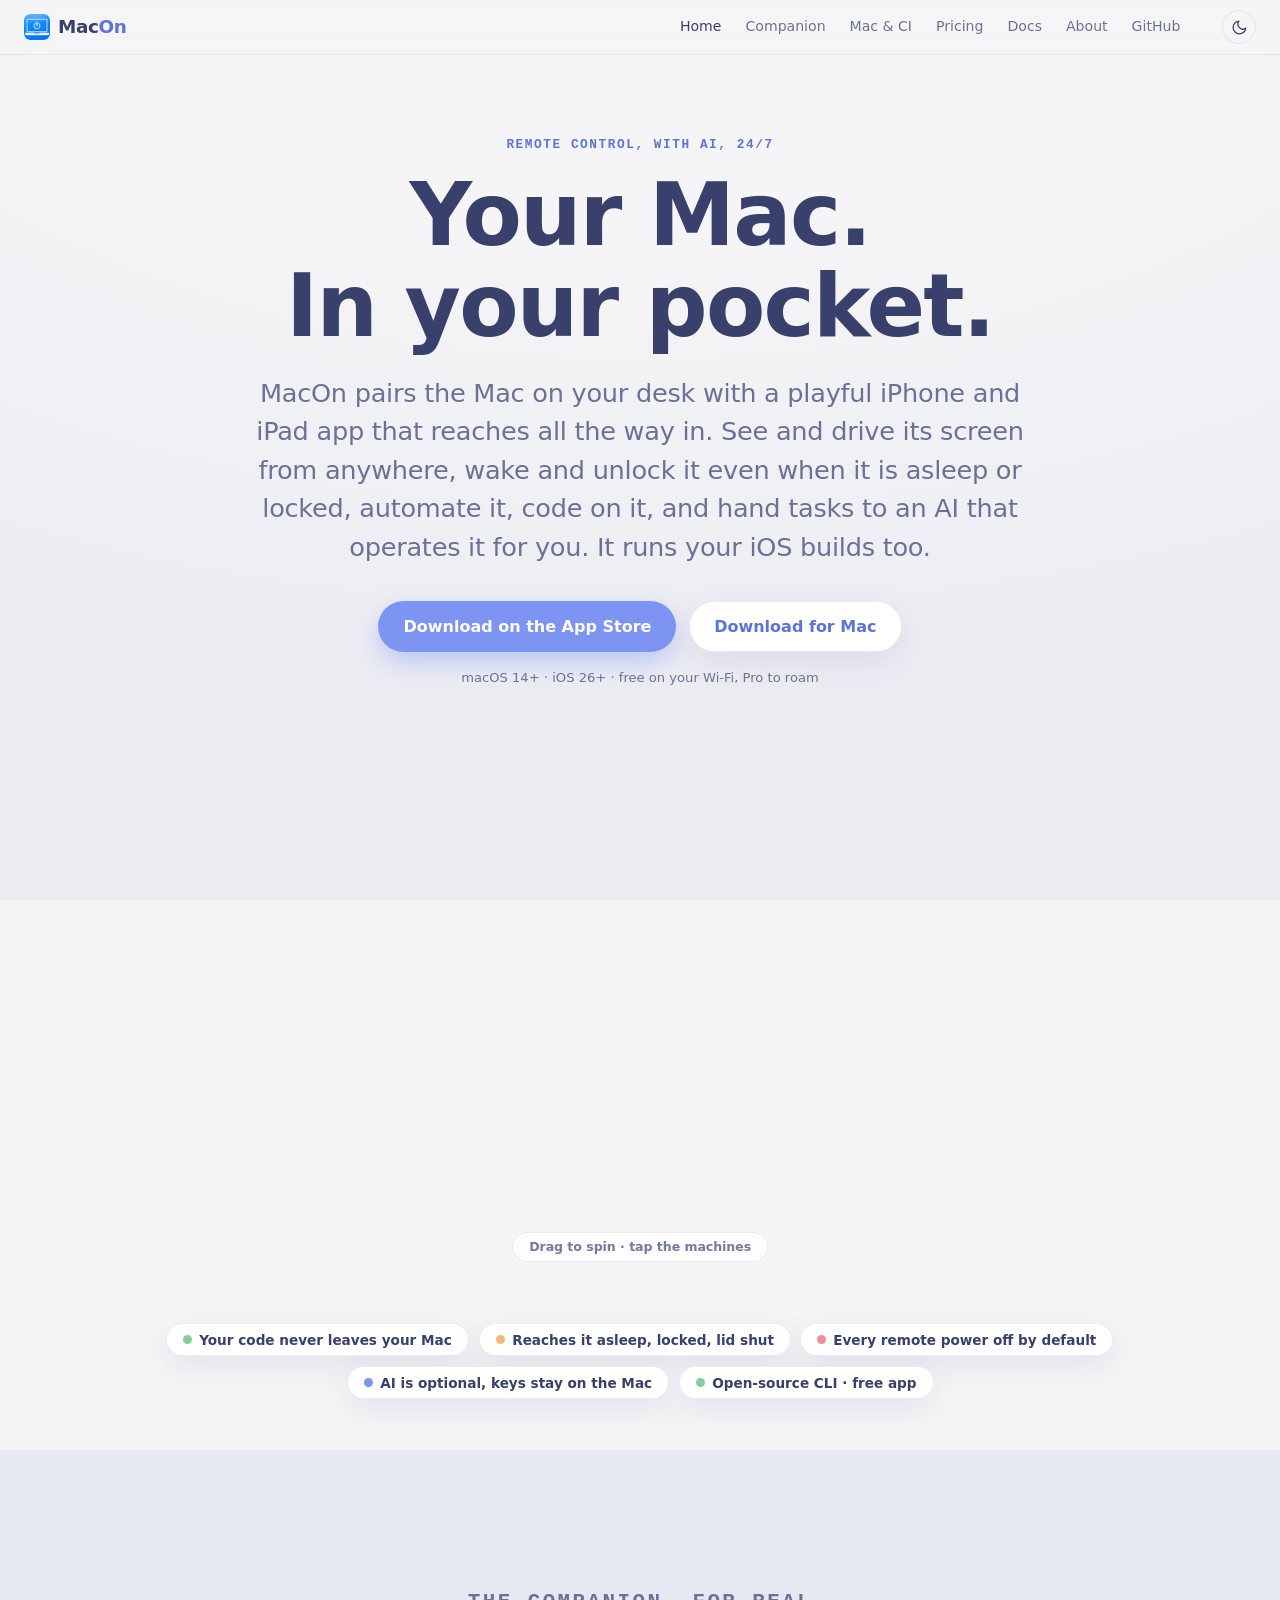
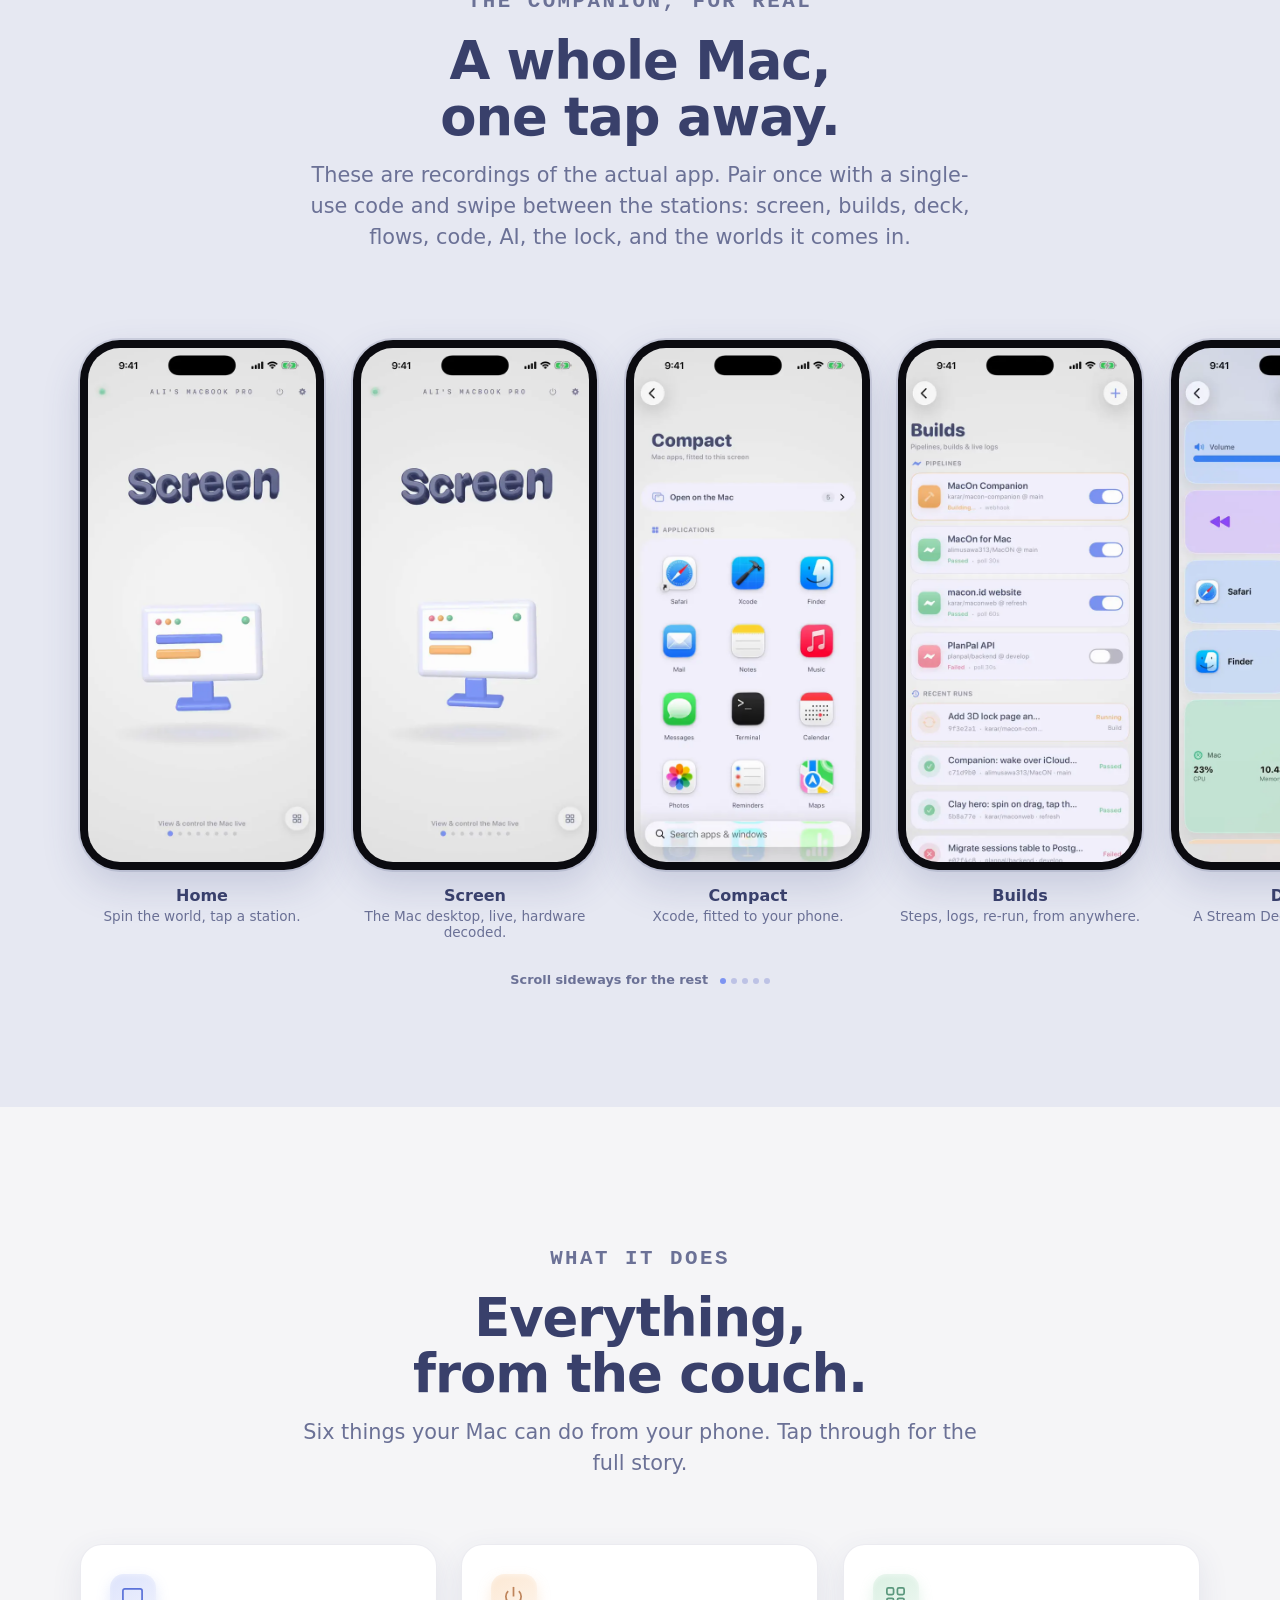
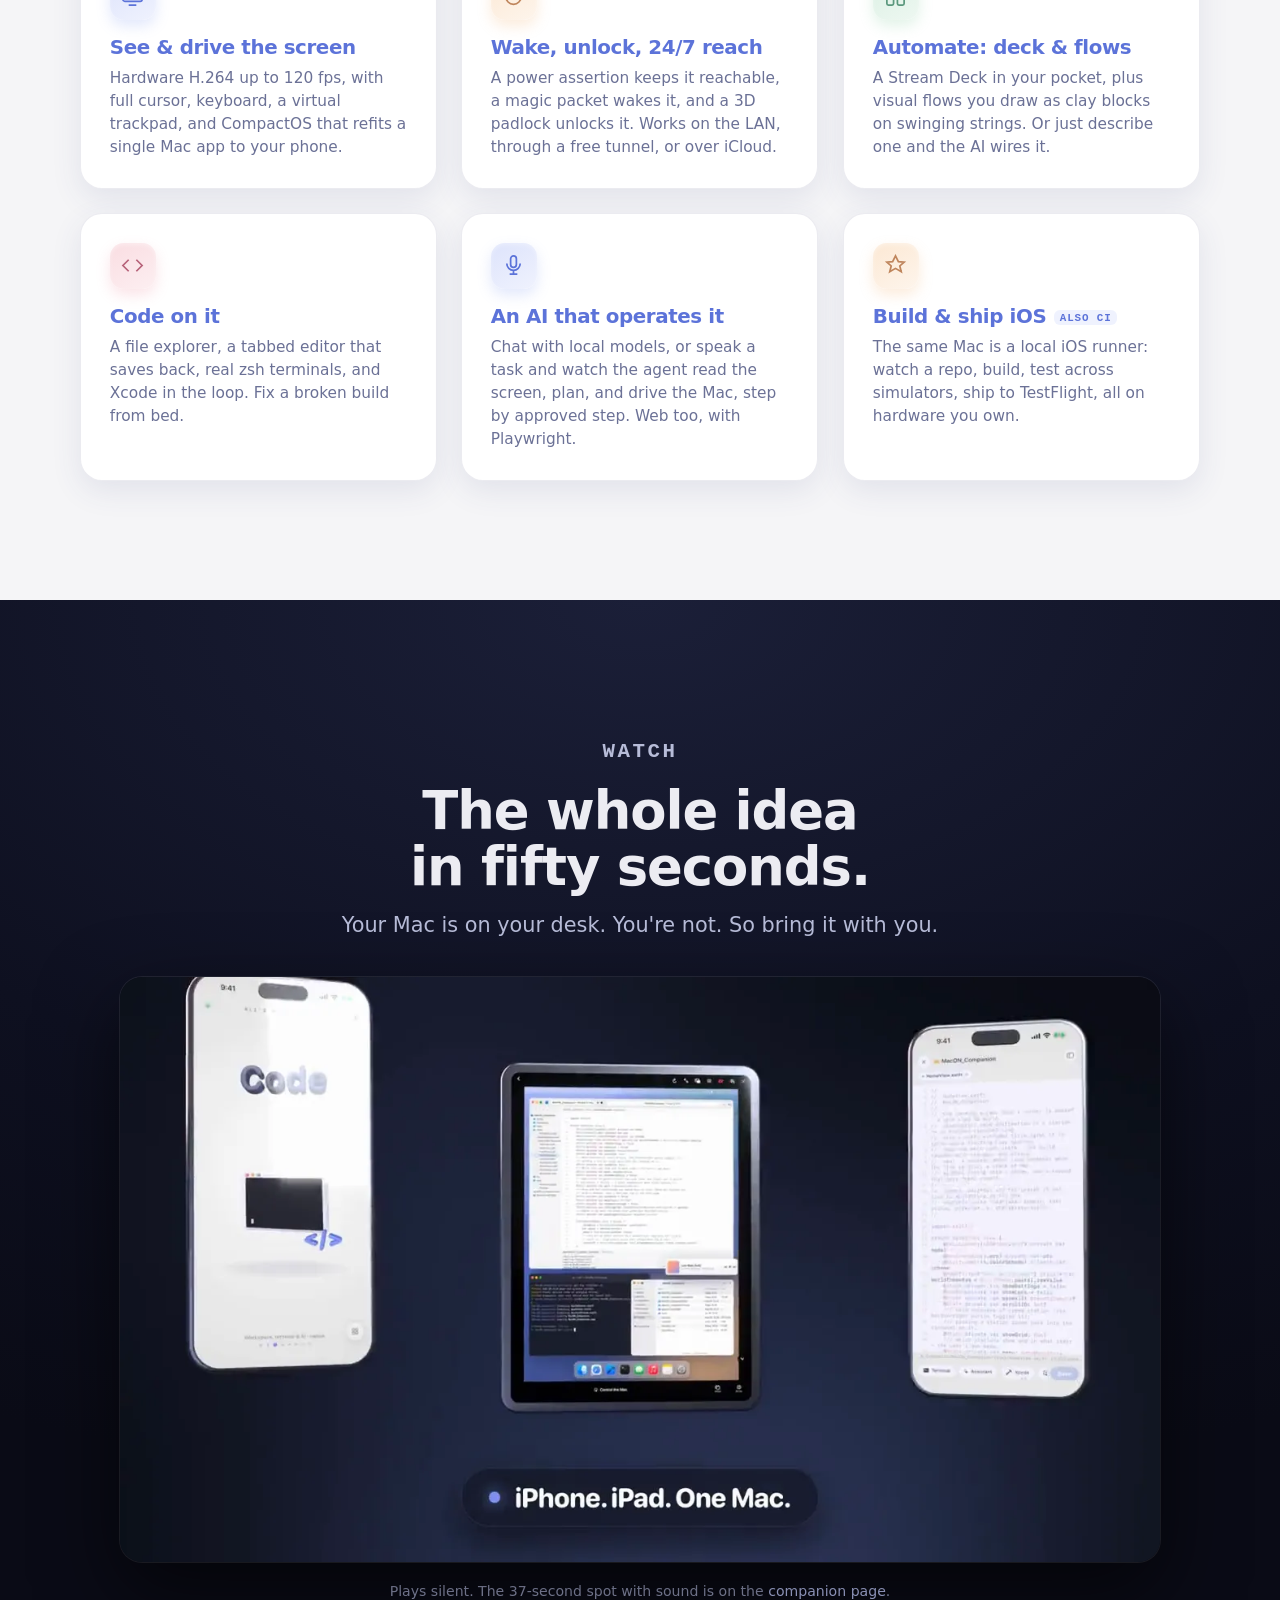
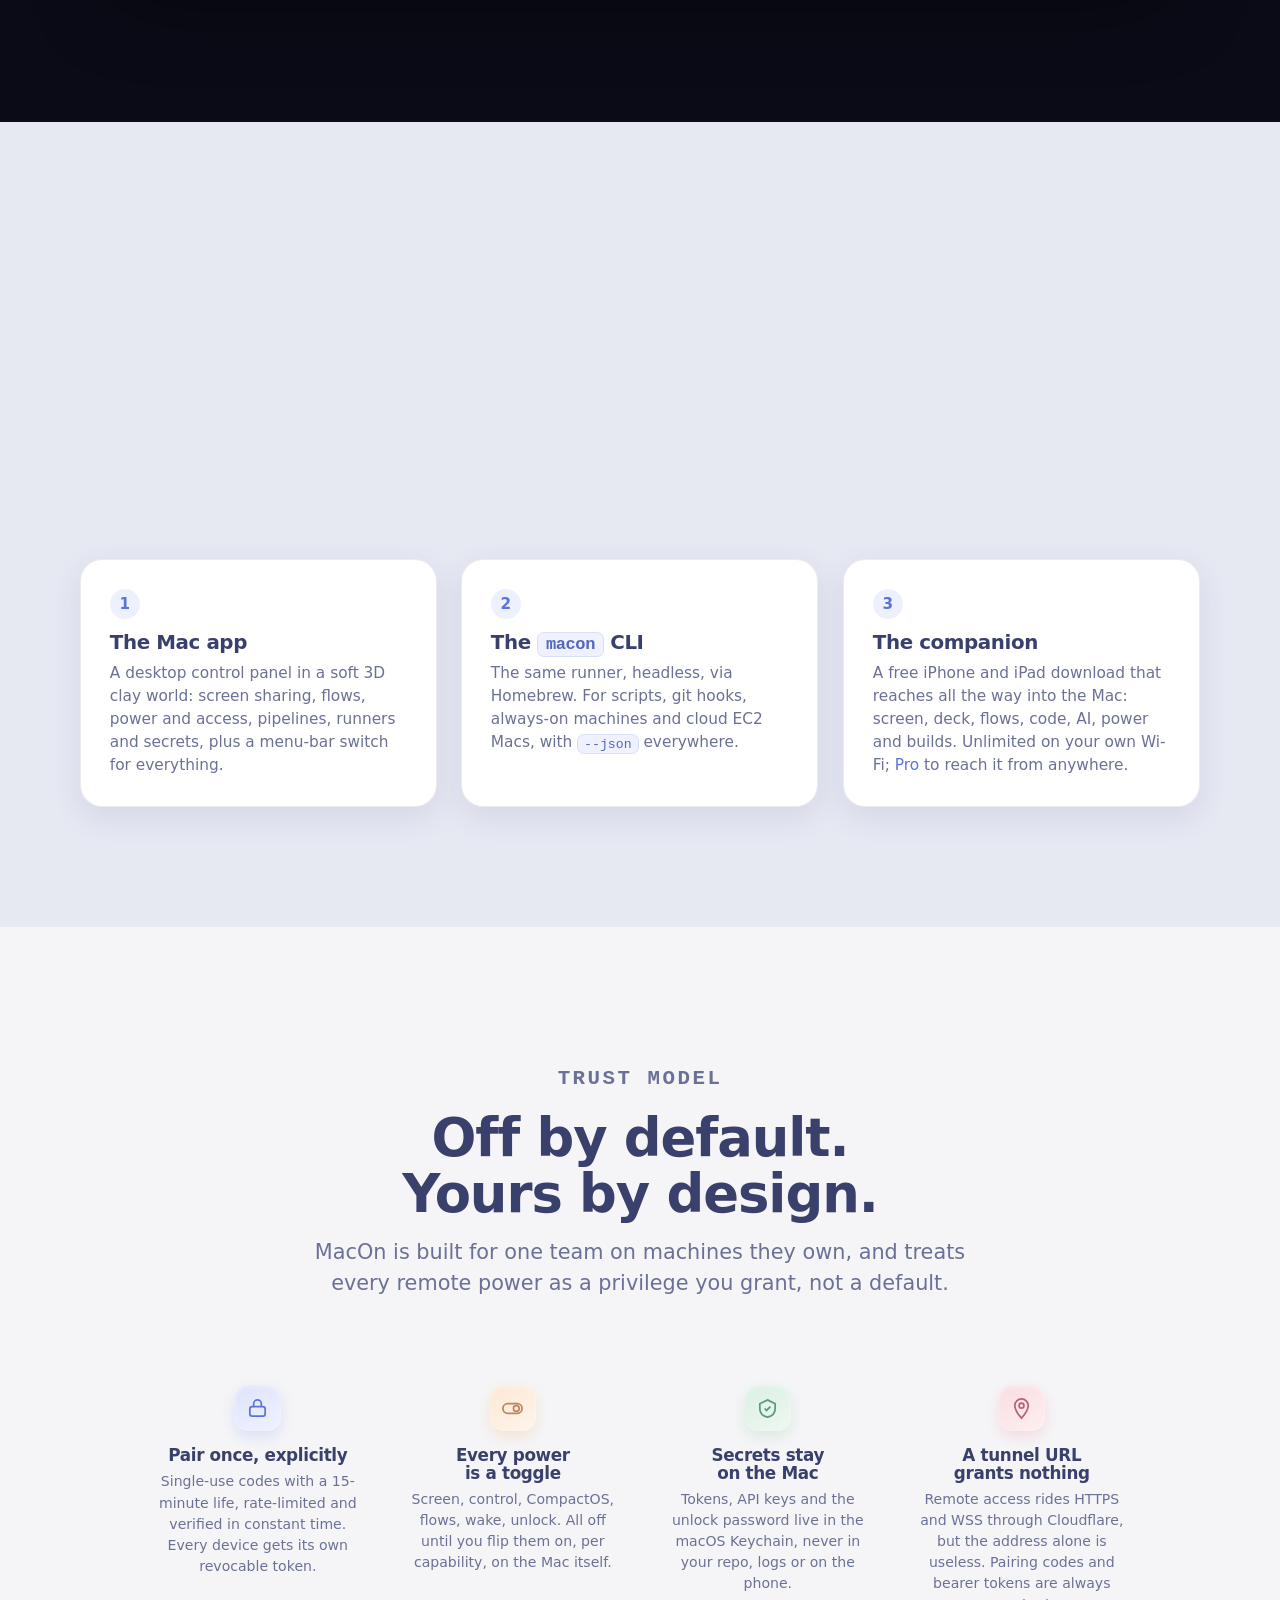
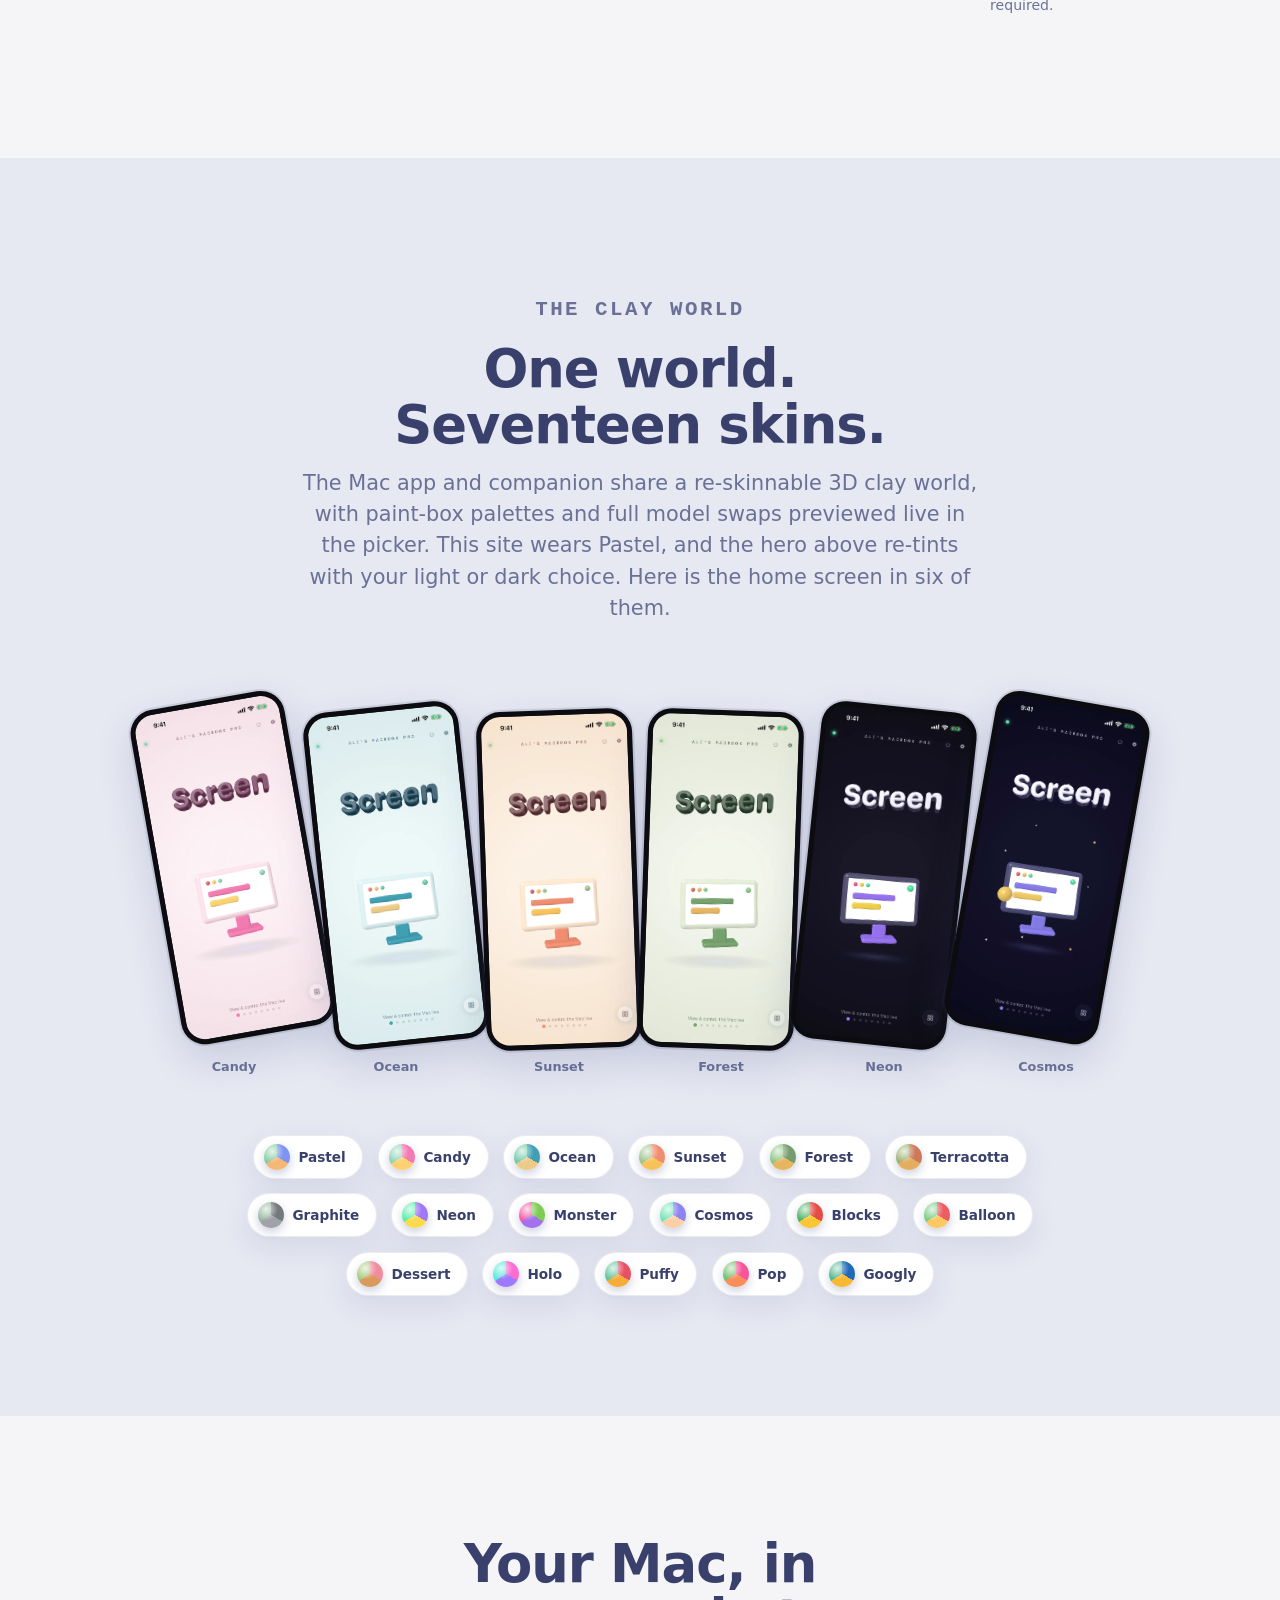
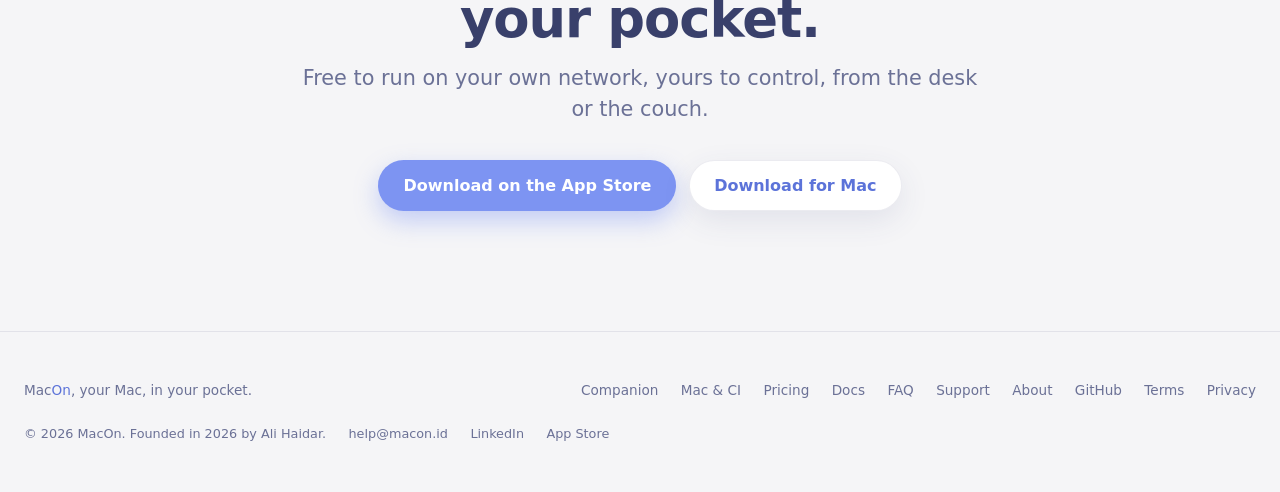
<file: index.html>
<!DOCTYPE html>
<html lang="en" data-theme="light">
<head>
<meta charset="UTF-8">
<meta name="viewport" content="width=device-width, initial-scale=1.0">
<title>MacOn · Your Mac, in your pocket.</title>
<meta name="description" content="MacOn puts your Mac in your pocket. See and drive its screen from your iPhone or iPad, wake and unlock it even when it is asleep or locked, automate it with a deck and visual flows, code on it, and let an AI operate it for you. It runs your iOS builds too. Free on your own network, with a Pro upgrade for reaching it from anywhere.">
<meta name="theme-color" content="#f5f5f7">
<link rel="canonical" href="https://macon.id/">
<meta property="og:type" content="website">
<meta property="og:url" content="https://macon.id/">
<meta property="og:title" content="MacOn · Your Mac, in your pocket.">
<meta property="og:description" content="See, control, wake, unlock, automate and code your Mac from an iPhone or iPad, with an AI that can drive it for you. It runs your iOS builds too. Open-source CLI, free Mac app, free companion download.">
<meta property="og:image" content="https://macon.id/assets/og-macon.jpg">
<meta property="og:image:width" content="1200">
<meta property="og:image:height" content="630">
<meta name="twitter:card" content="summary_large_image">
<meta name="twitter:title" content="MacOn · Your Mac, in your pocket.">
<meta name="twitter:description" content="Control your Mac from your phone, anywhere, 24/7. See it, drive it, wake it, unlock it, automate it, or let an AI operate it. Open-source CLI, free Mac app, free companion download.">
<meta name="twitter:image" content="https://macon.id/assets/og-macon.jpg">
<link rel="icon" href="/favicon.ico" sizes="any">
<link rel="icon" type="image/png" href="/favicon-192.png" sizes="192x192">
<link rel="apple-touch-icon" href="/apple-touch-icon.png">
<!-- Set theme before paint to avoid a flash. -->
<script>
  (function () {
    document.documentElement.classList.add('js');
    var theme = 'light';
    try {
      var saved = localStorage.getItem('macon-theme');
      theme = saved || (matchMedia('(prefers-color-scheme: dark)').matches ? 'dark' : 'light');
      document.documentElement.setAttribute('data-theme', theme);
    } catch (e) {}
    var tc = document.querySelector('meta[name="theme-color"]');
    if (tc) tc.setAttribute('content', theme === 'dark' ? '#1c1c24' : '#f5f5f7');
  })();
</script>
<link rel="stylesheet" href="css/tokens.css">
<link rel="stylesheet" href="css/base.css">
<link rel="stylesheet" href="css/nav.css">
<link rel="stylesheet" href="css/footer.css">
<link rel="stylesheet" href="css/code.css">
<link rel="stylesheet" href="css/cards.css">
<link rel="stylesheet" href="css/shots.css">
<link rel="stylesheet" href="css/media.css">
<link rel="stylesheet" href="css/home.css">
<!-- If the 3D hero module never boots (opened from file://, or no WebGL), show the icon fallback so the stage is never blank. -->
<script>
  addEventListener('load', function () {
    setTimeout(function () {
      var s = document.getElementById('hero-stage');
      if (s && !s.classList.contains('ready')) s.classList.add('no3d');
    }, 2500);
  });
</script>
<script defer src="js/theme.js"></script>
<script defer src="js/nav.js"></script>
<script defer src="js/reveal.js"></script>
<script defer src="js/home.js"></script>
<script defer src="js/media.js"></script>
<!-- Three.js, vendored, no build step, no CDN. -->
<script type="importmap">{ "imports": { "three": "./js/vendor/three.module.min.js" } }</script>
<script type="module" src="js/world/hero.js"></script>
<script type="application/ld+json">{"@context":"https://schema.org","@graph":[{"@type":"WebSite","@id":"https://macon.id/#website","url":"https://macon.id/","name":"MacOn","alternateName":["macon.id","MacOn app","macon"],"inLanguage":"en","description":"MacOn puts your Mac in your pocket: see and drive it from an iPhone or iPad, wake and unlock it, automate it, code on it, let an AI operate it, and run your iOS builds on it.","publisher":{"@id":"https://macon.id/#org"}},{"@type":"Organization","@id":"https://macon.id/#org","name":"MacOn","foundingDate":"2026-05","alternateName":["macon.id","MacOn app","Macon+"],"url":"https://macon.id/","logo":{"@type":"ImageObject","@id":"https://macon.id/#logo","url":"https://macon.id/macon-icon.png","contentUrl":"https://macon.id/macon-icon.png","width":256,"height":256,"caption":"MacOn"},"image":{"@id":"https://macon.id/#logo"},"description":"MacOn makes software that puts your Mac in your pocket: remote control, wake and unlock, automation and a local iOS build runner, driven from an iPhone or iPad.","email":"help@macon.id","founder":{"@id":"https://macon.id/#author"},"sameAs":["https://github.com/alimusawa313/MaconKit","https://www.linkedin.com/company/143584964/","https://www.instagram.com/macon.app","https://www.tiktok.com/@macon.id","https://x.com/macon_id","https://apps.apple.com/app/id6794170681"]},{"@type":"Person","@id":"https://macon.id/#author","name":"Ali Haidar","url":"https://macon.id/about","sameAs":["https://github.com/alimusawa313","https://www.linkedin.com/in/ali-haidar-8484b8208"]},{"@type":"SoftwareApplication","@id":"https://macon.id/#app","name":"MacOn","url":"https://macon.id/","image":"https://macon.id/assets/og-macon.jpg","description":"MacOn is the Mac half of the product: a free Mac app that hosts the server the companion connects to, plus the MIT-licensed open-source macon command line tool. It also runs as a local iOS CI runner.","applicationCategory":"DeveloperApplication","operatingSystem":"macOS 14 or later","softwareVersion":"1.12.2","downloadUrl":"https://macon.id/downloads/MacOn.dmg","offers":{"@type":"Offer","price":"0","priceCurrency":"USD"},"author":{"@id":"https://macon.id/#author"},"sameAs":["https://github.com/alimusawa313/MaconKit"],"publisher":{"@id":"https://macon.id/#org"},"alternateName":["MacOn for Mac","macon CLI"]},{"@type":"MobileApplication","@id":"https://macon.id/#app-ios","name":"Macon+","alternateName":["MacOn companion","MacOn for iPhone and iPad"],"url":"https://macon.id/companion","image":"https://macon.id/assets/og-macon.jpg","screenshot":["https://macon.id/assets/shots/iphone/home.webp","https://macon.id/assets/shots/iphone/screen.webp","https://macon.id/assets/shots/iphone/build-detail.webp","https://macon.id/assets/shots/ipad/screen.webp"],"description":"Macon+ is the iPhone and iPad companion for MacOn. It streams and controls the Mac's screen, wakes and unlocks it, runs a Deck and Flows, gives you a code workspace with real terminals, talks to an AI that can drive the Mac, and monitors builds. Free on your own network, with an optional MacOn Pro upgrade.","applicationCategory":"DeveloperApplication","operatingSystem":"iOS 26 or later; iPadOS 26 or later","installUrl":"https://apps.apple.com/app/id6794170681","softwareRequirements":"Requires the free MacOn app running on a Mac with macOS 14 or later.","offers":{"@type":"Offer","price":"0","priceCurrency":"USD"},"author":{"@id":"https://macon.id/#author"},"publisher":{"@id":"https://macon.id/#org"},"sameAs":["https://apps.apple.com/app/id6794170681"]}]}</script>
</head>
<body>

<nav>
  <div class="nav-inner">
    <button class="icon-btn" id="menu-btn" aria-label="Menu" aria-expanded="false">
      <svg class="bars" viewBox="0 0 24 24" fill="none" stroke="currentColor" stroke-width="1.8" stroke-linecap="round"><path d="M3 6h18M3 12h18M3 18h18"/></svg>
      <svg class="x" viewBox="0 0 24 24" fill="none" stroke="currentColor" stroke-width="1.8" stroke-linecap="round"><path d="M6 6l12 12M18 6L6 18"/></svg>
    </button>
    <a href="#top" class="brand"><img src="macon-icon.png" alt="" class="brand-logo"><span class="wordmark">Mac<span class="on">On</span></span></a>
    <div class="nav-links">
      <a href="#top" class="active">Home</a>
      <a href="/companion">Companion</a>
      <a href="/mac">Mac &amp; CI</a>
      <a href="/pricing">Pricing</a>
      <a href="/docs">Docs</a>
      <a href="/about">About</a>
      <a href="https://github.com/alimusawa313/MaconKit">GitHub</a>
    </div>
    <div class="nav-tools">
      <button class="icon-btn" id="theme-toggle" aria-label="Toggle dark mode">
        <svg class="moon" viewBox="0 0 24 24" fill="none" stroke="currentColor" stroke-width="1.8" stroke-linecap="round" stroke-linejoin="round"><path d="M21 12.79A9 9 0 1 1 11.21 3 7 7 0 0 0 21 12.79z"/></svg>
        <svg class="sun" viewBox="0 0 24 24" fill="none" stroke="currentColor" stroke-width="1.8" stroke-linecap="round" stroke-linejoin="round"><circle cx="12" cy="12" r="4.5"/><path d="M12 1v2M12 21v2M4.2 4.2l1.4 1.4M18.4 18.4l1.4 1.4M1 12h2M21 12h2M4.2 19.8l1.4-1.4M18.4 5.6l1.4-1.4"/></svg>
      </button>
    </div>
  </div>
</nav>

<!-- ================= HERO ================= -->
<section class="hero center" id="top">
  <div class="wrap">
    <p class="eyebrow hero-anim" style="animation-delay:0s">Remote control, with AI, 24/7</p>
    <h1 class="hero-anim" style="animation-delay:.08s">Your Mac.<br>In your pocket.</h1>
    <p class="lede hero-anim" style="animation-delay:.16s">MacOn pairs the Mac on your desk with a playful iPhone and iPad app that reaches all the way in. See and drive its screen from anywhere, wake and unlock it even when it is asleep or locked, automate it, code on it, and hand tasks to an AI that operates it for you. It runs your iOS builds too.</p>
    <div class="hero-ctas hero-anim" style="animation-delay:.24s">
      <a href="https://apps.apple.com/app/id6794170681" class="btn btn-primary">Download on the App Store</a>
      <a href="/downloads/MacOn.dmg" class="btn btn-ghost">Download for Mac</a>
    </div>
    <p class="hero-note hero-anim" style="animation-delay:.32s">macOS 14+ · iOS 26+ · free on your Wi-Fi, Pro to roam</p>
  </div>

  <!-- The live clay world: the Mac on your desk, the phone that reaches it. Three.js. -->
  <div class="stage hero-anim" id="hero-stage" style="animation-delay:.4s" role="img"
       aria-label="An interactive 3D clay scene: a Mac connected by a string to the phone companion that controls it.">
    <canvas></canvas>
    <p class="stage-hint">Drag to spin · tap the machines</p>
    <div class="stage-fallback"><img src="macon-icon.png" alt="MacOn app icon"></div>
  </div>
</section>

<!-- ================= TRUTHS ================= -->
<section class="truths center">
  <div class="wrap">
    <div class="chips" data-reveal="children">
      <span class="chip"><i class="dot d-good"></i>Your code never leaves your Mac</span>
      <span class="chip"><i class="dot d-warm"></i>Reaches it asleep, locked, lid shut</span>
      <span class="chip"><i class="dot d-rose"></i>Every remote power off by default</span>
      <span class="chip"><i class="dot"></i>AI is optional, keys stay on the Mac</span>
      <span class="chip"><i class="dot d-good"></i>Open-source CLI &middot; free app</span>
    </div>
  </div>
</section>

<!-- ================= REEL (real recordings of the companion) ================= -->
<section id="showcase" class="alt">
  <div class="wrap">
    <div class="section-head center" data-reveal>
      <p class="eyebrow">The companion, for real</p>
      <h2>A whole Mac, one tap away.</h2>
      <p>These are recordings of the actual app. Pair once with a single-use code and swipe between the stations: screen, builds, deck, flows, code, AI, the lock, and the worlds it comes in.</p>
    </div>
  </div>
  <div class="reel" data-reveal="children" aria-label="Recordings of each companion station">
    <figure class="device device-phone">
      <div class="device-screen">
        <video muted loop playsinline preload="none" poster="assets/video/stations/home-poster.webp" data-src="assets/video/stations/home.mp4" aria-label="The companion home: a 3D clay carousel of stations, swiping from Screen to Builds"></video>
      </div>
      <figcaption><strong>Home</strong><span>Spin the world, tap a station.</span></figcaption>
    </figure>
    <figure class="device device-phone">
      <div class="device-screen">
        <video muted loop playsinline preload="none" poster="assets/video/stations/screen-poster.webp" data-src="assets/video/stations/screen.mp4" aria-label="The Screen station streaming a Mac desktop with Xcode, Terminal and Finder open"></video>
      </div>
      <figcaption><strong>Screen</strong><span>The Mac desktop, live, hardware decoded.</span></figcaption>
    </figure>
    <figure class="device device-phone">
      <div class="device-screen">
        <video muted loop playsinline preload="none" poster="assets/video/stations/compact-poster.webp" data-src="assets/video/stations/compact.mp4" aria-label="CompactOS: picking Xcode from the Mac app list and getting it refitted to the phone"></video>
      </div>
      <figcaption><strong>Compact</strong><span>Xcode, fitted to your phone.</span></figcaption>
    </figure>
    <figure class="device device-phone">
      <div class="device-screen">
        <video muted loop playsinline preload="none" poster="assets/video/stations/builds-poster.webp" data-src="assets/video/stations/builds.mp4" aria-label="A build opening into its step timeline, then the live log"></video>
      </div>
      <figcaption><strong>Builds</strong><span>Steps, logs, re-run, from anywhere.</span></figcaption>
    </figure>
    <figure class="device device-phone">
      <div class="device-screen">
        <video muted loop playsinline preload="none" poster="assets/video/stations/deck-poster.webp" data-src="assets/video/stations/deck.mp4" aria-label="The Deck: volume slider, media keys, app keys and a live CPU, memory and battery tile"></video>
      </div>
      <figcaption><strong>Deck</strong><span>A Stream Deck with live tiles.</span></figcaption>
    </figure>
    <figure class="device device-phone">
      <div class="device-screen">
        <video muted loop playsinline preload="none" poster="assets/video/stations/flows-poster.webp" data-src="assets/video/stations/flows.mp4" aria-label="A flow canvas: dragging an HTTP block and running the flow"></video>
      </div>
      <figcaption><strong>Flows</strong><span>Blocks on strings that actually run.</span></figcaption>
    </figure>
    <figure class="device device-phone">
      <div class="device-screen">
        <video muted loop playsinline preload="none" poster="assets/video/stations/code-poster.webp" data-src="assets/video/stations/code.mp4" aria-label="The code workspace scrolling through HomeView.swift with the terminal, assistant and Xcode buttons below"></video>
      </div>
      <figcaption><strong>Code</strong><span>A real editor on the Mac's files.</span></figcaption>
    </figure>
    <figure class="device device-phone">
      <div class="device-screen">
        <video muted loop playsinline preload="none" poster="assets/video/stations/assistant-poster.webp" data-src="assets/video/stations/assistant.mp4" aria-label="The Assistant station opening into a chat with a local llama model answering a question about battery use"></video>
      </div>
      <figcaption><strong>Assistant</strong><span>Ask the Mac about itself.</span></figcaption>
    </figure>
    <figure class="device device-phone">
      <div class="device-screen">
        <video muted loop playsinline preload="none" poster="assets/video/stations/lock-poster.webp" data-src="assets/video/stations/lock.mp4" aria-label="The 3D padlock page locking and unlocking the Mac"></video>
      </div>
      <figcaption><strong>Lock</strong><span>Lock and unlock from the couch.</span></figcaption>
    </figure>
    <figure class="device device-phone">
      <div class="device-screen">
        <video muted loop playsinline preload="none" poster="assets/video/stations/worlds-poster.webp" data-src="assets/video/stations/worlds.mp4" aria-label="The Settings worlds grid, switching the app to the Candy theme"></video>
      </div>
      <figcaption><strong>Worlds</strong><span>Seventeen themes, one tap to switch.</span></figcaption>
    </figure>
  </div>
  <p class="reel-hint">Scroll sideways for the rest <span class="reel-dots" aria-hidden="true"><i></i><i></i><i></i><i></i><i></i></span></p>
</section>

<!-- ================= FEATURES ================= -->
<section id="features">
  <div class="wrap">
    <div class="section-head center" data-reveal>
      <p class="eyebrow">What it does</p>
      <h2>Everything, from the couch.</h2>
      <p>Six things your Mac can do from your phone. Tap through for the full story.</p>
    </div>
    <div class="grid" data-reveal="children">
      <a class="card" href="/companion">
        <div class="ico"><svg viewBox="0 0 24 24" fill="none" stroke="currentColor" stroke-width="1.8"><rect x="2" y="4" width="20" height="13" rx="2"/><path d="M8 21h8"/></svg></div>
        <h3>See &amp; drive the screen</h3>
        <p>Hardware H.264 up to 120 fps, with full cursor, keyboard, a virtual trackpad, and CompactOS that refits a single Mac app to your phone.</p>
      </a>
      <a class="card" href="/companion">
        <div class="ico i-warm"><svg viewBox="0 0 24 24" fill="none" stroke="currentColor" stroke-width="1.8"><path d="M12 2v10"/><path d="M6.4 6.4a8 8 0 1 0 11.2 0"/></svg></div>
        <h3>Wake, unlock, 24/7 reach</h3>
        <p>A power assertion keeps it reachable, a magic packet wakes it, and a 3D padlock unlocks it. Works on the LAN, through a free tunnel, or over iCloud.</p>
      </a>
      <a class="card" href="/companion">
        <div class="ico i-good"><svg viewBox="0 0 24 24" fill="none" stroke="currentColor" stroke-width="1.8"><rect x="3" y="3" width="7" height="7" rx="1.6"/><rect x="14" y="3" width="7" height="7" rx="1.6"/><rect x="3" y="14" width="7" height="7" rx="1.6"/><rect x="14" y="14" width="7" height="7" rx="1.6"/></svg></div>
        <h3>Automate: deck &amp; flows</h3>
        <p>A Stream Deck in your pocket, plus visual flows you draw as clay blocks on swinging strings. Or just describe one and the AI wires it.</p>
      </a>
      <a class="card" href="/companion">
        <div class="ico i-rose"><svg viewBox="0 0 24 24" fill="none" stroke="currentColor" stroke-width="1.8"><path d="M8 6l-6 6 6 6M16 6l6 6-6 6"/></svg></div>
        <h3>Code on it</h3>
        <p>A file explorer, a tabbed editor that saves back, real zsh terminals, and Xcode in the loop. Fix a broken build from bed.</p>
      </a>
      <a class="card" href="/companion">
        <div class="ico"><svg viewBox="0 0 24 24" fill="none" stroke="currentColor" stroke-width="1.8"><rect x="9" y="2" width="6" height="12" rx="3"/><path d="M5 10a7 7 0 0 0 14 0M12 17v4M8 21h8"/></svg></div>
        <h3>An AI that operates it</h3>
        <p>Chat with local models, or speak a task and watch the agent read the screen, plan, and drive the Mac, step by approved step. Web too, with Playwright.</p>
      </a>
      <a class="card" href="/mac">
        <div class="ico i-warm"><svg viewBox="0 0 24 24" fill="none" stroke="currentColor" stroke-width="1.8"><path d="M12 2l3 6 6 .5-4.5 4 1.5 6-6-3.5L6 18.5 7.5 12.5 3 8.5 9 8z"/></svg></div>
        <h3>Build &amp; ship iOS<span class="tag">also CI</span></h3>
        <p>The same Mac is a local iOS runner: watch a repo, build, test across simulators, ship to TestFlight, all on hardware you own.</p>
      </a>
    </div>
  </div>
</section>

<!-- ================= FILM (the dark spot, silent) ================= -->
<section id="film" class="film-band">
  <div class="wrap">
    <div class="section-head center" data-reveal>
      <p class="eyebrow">Watch</p>
      <h2>The whole idea in fifty seconds.</h2>
      <p>Your Mac is on your desk. You're not. So bring it with you.</p>
    </div>
    <div class="film" data-reveal>
      <video muted loop playsinline preload="none" poster="assets/video/macon-film-poster.webp" data-src="assets/video/macon-film.mp4" aria-label="A short film: a MacBook builds, runs shortcuts and a terminal, then a phone and an iPad show the same Mac from anywhere, station by station."></video>
    </div>
    <p class="film-note">Plays silent. The 37-second spot with sound is on the <a href="/companion#film">companion page</a>.</p>
  </div>
</section>

<!-- ================= SURFACES ================= -->
<section id="surfaces" class="alt">
  <div class="wrap">
    <div class="section-head center" data-reveal>
      <p class="eyebrow">One engine, three surfaces</p>
      <h2>App, CLI, companion. Same brain.</h2>
      <p>Set it up visually, run it headless, carry it in your pocket. Anything one surface configures, the others can run.</p>
    </div>
    <div class="grid" data-reveal="children">
      <div class="card">
        <span class="surface-num">1</span>
        <h3>The Mac app</h3>
        <p>A desktop control panel in a soft 3D clay world: screen sharing, flows, power and access, pipelines, runners and secrets, plus a menu-bar switch for everything.</p>
      </div>
      <div class="card">
        <span class="surface-num">2</span>
        <h3>The <code>macon</code> CLI</h3>
        <p>The same runner, headless, via Homebrew. For scripts, git hooks, always-on machines and cloud EC2 Macs, with <code>--json</code> everywhere.</p>
      </div>
      <div class="card">
        <span class="surface-num">3</span>
        <h3>The companion</h3>
        <p>A free iPhone and iPad download that reaches all the way into the Mac: screen, deck, flows, code, AI, power and builds. Unlimited on your own Wi-Fi; <a href="/pricing">Pro</a> to reach it from anywhere.</p>
      </div>
    </div>
  </div>
</section>

<!-- ================= SECURITY ================= -->
<section id="security">
  <div class="wrap">
    <div class="section-head center" data-reveal>
      <p class="eyebrow">Trust model</p>
      <h2>Off by default. Yours by design.</h2>
      <p>MacOn is built for one team on machines they own, and treats every remote power as a privilege you grant, not a default.</p>
    </div>
    <div class="lockrow" data-reveal="children">
      <div class="lock-item">
        <div class="ico"><svg viewBox="0 0 24 24" fill="none" stroke="currentColor" stroke-width="1.8"><rect x="4" y="10" width="16" height="10" rx="2.5"/><path d="M8 10V7a4 4 0 0 1 8 0v3"/></svg></div>
        <h3>Pair once, explicitly</h3>
        <p>Single-use codes with a 15-minute life, rate-limited and verified in constant time. Every device gets its own revocable token.</p>
      </div>
      <div class="lock-item">
        <div class="ico i-warm"><svg viewBox="0 0 24 24" fill="none" stroke="currentColor" stroke-width="1.8"><rect x="2" y="7" width="20" height="10" rx="5"/><circle cx="16" cy="12" r="3"/></svg></div>
        <h3>Every power is a toggle</h3>
        <p>Screen, control, CompactOS, flows, wake, unlock. All off until you flip them on, per capability, on the Mac itself.</p>
      </div>
      <div class="lock-item">
        <div class="ico i-good"><svg viewBox="0 0 24 24" fill="none" stroke="currentColor" stroke-width="1.8"><path d="M12 3l8 4v5c0 5-3.5 8-8 9-4.5-1-8-4-8-9V7z"/><path d="M9 12l2 2 4-4"/></svg></div>
        <h3>Secrets stay on the Mac</h3>
        <p>Tokens, API keys and the unlock password live in the macOS Keychain, never in your repo, logs or on the phone.</p>
      </div>
      <div class="lock-item">
        <div class="ico i-rose"><svg viewBox="0 0 24 24" fill="none" stroke="currentColor" stroke-width="1.8"><path d="M12 2a7 7 0 0 1 7 7c0 5-7 13-7 13S5 14 5 9a7 7 0 0 1 7-7z"/><circle cx="12" cy="9" r="2.5"/></svg></div>
        <h3>A tunnel URL grants nothing</h3>
        <p>Remote access rides HTTPS and WSS through Cloudflare, but the address alone is useless. Pairing codes and bearer tokens are always required.</p>
      </div>
    </div>
  </div>
</section>

<!-- ================= THEMES ================= -->
<section id="themes" class="alt">
  <div class="wrap">
    <div class="section-head center" data-reveal>
      <p class="eyebrow">The clay world</p>
      <h2>One world. Seventeen skins.</h2>
      <p>The Mac app and companion share a re-skinnable 3D clay world, with paint-box palettes and full model swaps previewed live in the picker. This site wears Pastel, and the hero above re-tints with your light or dark choice. Here is the home screen in six of them.</p>
    </div>
    <div class="theme-fan" data-reveal="children">
      <figure class="device device-phone" style="--i:0;--lift:-6">
        <div class="device-screen"><img src="assets/shots/iphone/home-candy.webp" alt="The companion home screen in the Candy world" loading="lazy" width="660" height="1434"></div>
        <figcaption>Candy</figcaption>
      </figure>
      <figure class="device device-phone" style="--i:1;--lift:2">
        <div class="device-screen"><img src="assets/shots/iphone/home-ocean.webp" alt="The companion home screen in the Ocean world" loading="lazy" width="660" height="1434"></div>
        <figcaption>Ocean</figcaption>
      </figure>
      <figure class="device device-phone" style="--i:2;--lift:6">
        <div class="device-screen"><img src="assets/shots/iphone/home-sunset.webp" alt="The companion home screen in the Sunset world" loading="lazy" width="660" height="1434"></div>
        <figcaption>Sunset</figcaption>
      </figure>
      <figure class="device device-phone" style="--i:3;--lift:6">
        <div class="device-screen"><img src="assets/shots/iphone/home-forest.webp" alt="The companion home screen in the Forest world" loading="lazy" width="660" height="1434"></div>
        <figcaption>Forest</figcaption>
      </figure>
      <figure class="device device-phone" style="--i:4;--lift:2">
        <div class="device-screen"><img src="assets/shots/iphone/home-neon.webp" alt="The companion home screen in the Neon world" loading="lazy" width="660" height="1434"></div>
        <figcaption>Neon</figcaption>
      </figure>
      <figure class="device device-phone" style="--i:5;--lift:-6">
        <div class="device-screen"><img src="assets/shots/iphone/home-cosmos.webp" alt="The companion home screen in the Cosmos world" loading="lazy" width="660" height="1434"></div>
        <figcaption>Cosmos</figcaption>
      </figure>
    </div>
    <div class="worlds" data-reveal="children">
      <span class="world"><i class="swatch" style="--w1:#7d94f2;--w2:#f5b777;--w3:#85cca0"></i>Pastel</span>
      <span class="world"><i class="swatch" style="--w1:#f27ab0;--w2:#fdd171;--w3:#8dd4b7"></i>Candy</span>
      <span class="world"><i class="swatch" style="--w1:#40a0b2;--w2:#edca87;--w3:#73caa7"></i>Ocean</span>
      <span class="world"><i class="swatch" style="--w1:#f08d71;--w2:#f7c25a;--w3:#9ec48d"></i>Sunset</span>
      <span class="world"><i class="swatch" style="--w1:#759b6e;--w2:#e5b560;--w3:#8dc586"></i>Forest</span>
      <span class="world"><i class="swatch" style="--w1:#cd7a5b;--w2:#e3ae5d;--w3:#9db373"></i>Terracotta</span>
      <span class="world"><i class="swatch" style="--w1:#737a7b;--w2:#9fa2a6;--w3:#99b8a3"></i>Graphite</span>
      <span class="world"><i class="swatch" style="--w1:#9e78f7;--w2:#fdd94d;--w3:#59ecaa"></i>Neon</span>
      <span class="world"><i class="swatch" style="--w1:#7fcc54;--w2:#a470f0;--w3:#f45ca5"></i>Monster</span>
      <span class="world"><i class="swatch" style="--w1:#8d82f2;--w2:#fad1a6;--w3:#6de5b5"></i>Cosmos</span>
      <span class="world"><i class="swatch" style="--w1:#e34d45;--w2:#fac633;--w3:#4db262"></i>Blocks</span>
      <span class="world"><i class="swatch" style="--w1:#ed5b63;--w2:#fcc861;--w3:#78cc85"></i>Balloon</span>
      <span class="world"><i class="swatch" style="--w1:#f18b9e;--w2:#d89b5c;--w3:#a8ca80"></i>Dessert</span>
      <span class="world"><i class="swatch" style="--w1:#fb6dd1;--w2:#9d7aff;--w3:#5ae8db"></i>Holo</span>
      <span class="world"><i class="swatch" style="--w1:#e65166;--w2:#f5ad39;--w3:#61c49d"></i>Puffy</span>
      <span class="world"><i class="swatch" style="--w1:#f55599;--w2:#fb8d59;--w3:#73bf6b"></i>Pop</span>
      <span class="world"><i class="swatch" style="--w1:#226ab8;--w2:#f7b832;--w3:#53b78d"></i>Googly</span>
    </div>
  </div>
</section>

<!-- ================= CTA ================= -->
<section class="center">
  <div class="wrap" data-reveal>
    <div class="section-head center" style="margin-bottom:2rem">
      <h2>Your Mac, in your pocket.</h2>
      <p>Free to run on your own network, yours to control, from the desk or the couch.</p>
    </div>
    <div class="hero-ctas">
      <a href="https://apps.apple.com/app/id6794170681" class="btn btn-primary">Download on the App Store</a>
      <a href="/downloads/MacOn.dmg" class="btn btn-ghost">Download for Mac</a>
    </div>
  </div>
</section>

<footer>
  <div class="footer-inner">
    <div>Mac<span style="color:var(--accent-deep)">On</span>, your Mac, in your pocket.</div>
    <div class="footer-links">
      <a href="/companion">Companion</a>
      <a href="/mac">Mac &amp; CI</a>
      <a href="/pricing">Pricing</a>
      <a href="/docs">Docs</a>
      <a href="/faq">FAQ</a>
      <a href="/support">Support</a>
      <a href="/about">About</a>
      <a href="https://github.com/alimusawa313/MaconKit">GitHub</a>
      <a href="/terms">Terms</a>
      <a href="/privacy">Privacy</a>
    </div>
  </div>
  <div class="footer-legal">
    <span>&copy; 2026 MacOn. Founded in 2026 by Ali Haidar.</span>
    <a href="mailto:help@macon.id">help@macon.id</a>
    <a href="https://www.linkedin.com/company/143584964/" rel="noopener">LinkedIn</a>
    <a href="https://apps.apple.com/app/id6794170681" rel="noopener">App Store</a>
  </div>
</footer>

</body>
</html>
</file>
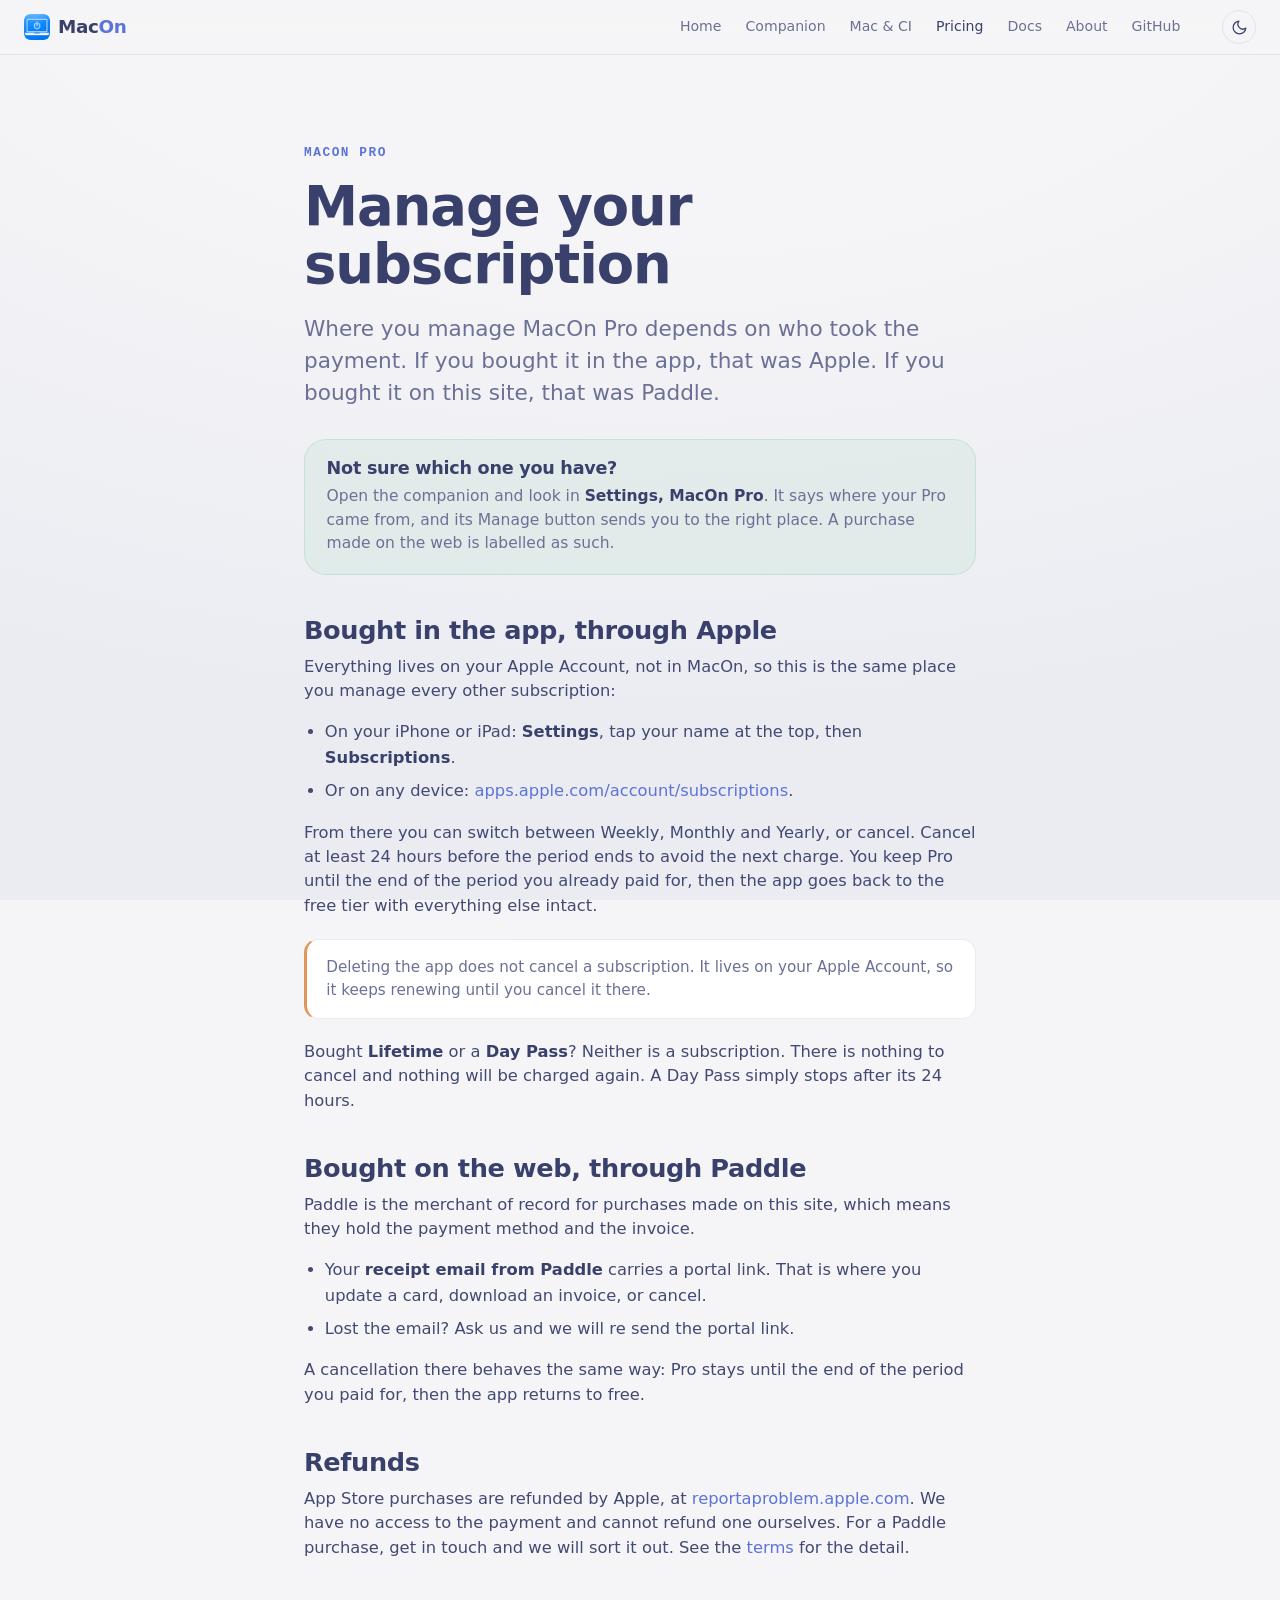
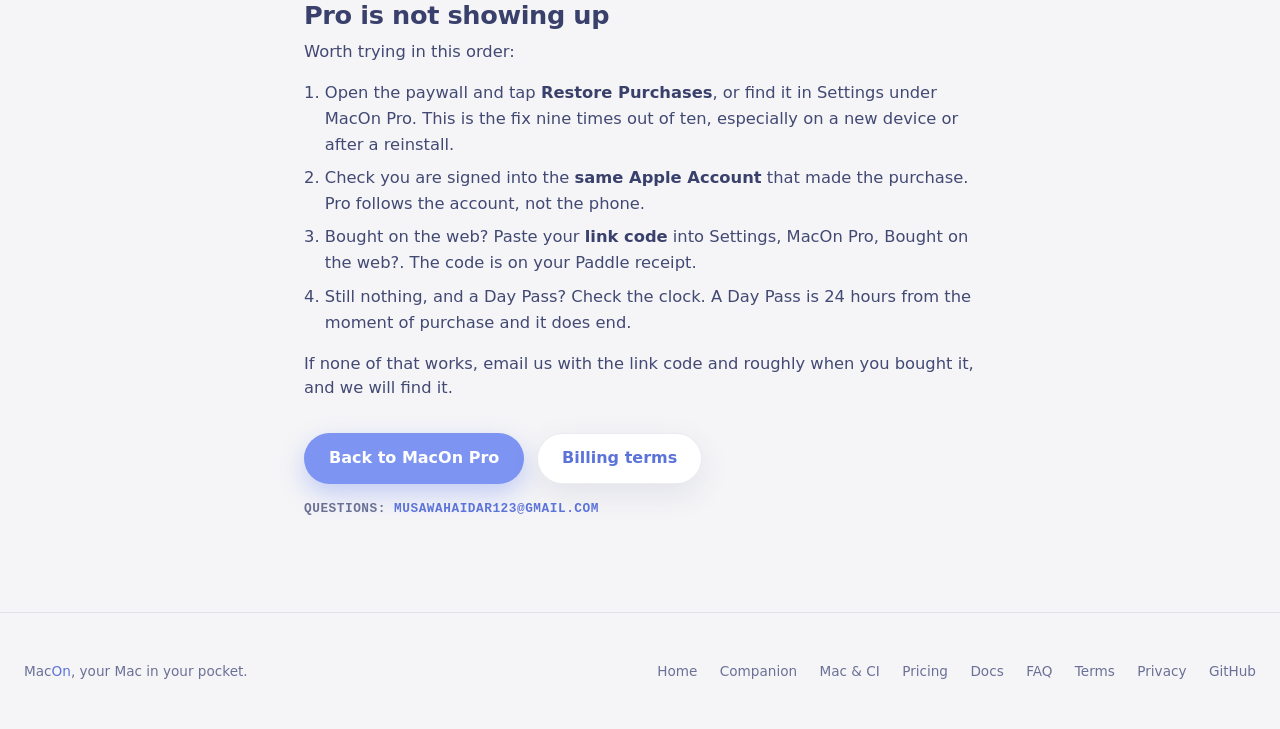
<file: pro/manage/index.html>
<!DOCTYPE html>
<html lang="en" data-theme="light">
<head>
<meta charset="UTF-8">
<meta name="viewport" content="width=device-width, initial-scale=1.0">
<title>MacOn Pro · Manage your subscription</title>
<meta name="description" content="How to see, change or cancel MacOn Pro, whether you bought it in the app through Apple or on the web through Paddle.">
<meta name="theme-color" content="#f5f5f7">
<link rel="canonical" href="https://macon.id/pro/manage">
<meta name="robots" content="noindex">
<link rel="icon" href="/favicon.ico" sizes="any">
<link rel="icon" type="image/png" href="/favicon-192.png" sizes="192x192">
<link rel="apple-touch-icon" href="/apple-touch-icon.png">
<script>
  (function () {
    document.documentElement.classList.add('js');
    var theme = 'light';
    try {
      var saved = localStorage.getItem('macon-theme');
      theme = saved || (matchMedia('(prefers-color-scheme: dark)').matches ? 'dark' : 'light');
      document.documentElement.setAttribute('data-theme', theme);
    } catch (e) {}
    var tc = document.querySelector('meta[name="theme-color"]');
    if (tc) tc.setAttribute('content', theme === 'dark' ? '#1c1c24' : '#f5f5f7');
  })();
</script>
<link rel="stylesheet" href="/css/tokens.css">
<link rel="stylesheet" href="/css/base.css">
<link rel="stylesheet" href="/css/nav.css">
<link rel="stylesheet" href="/css/footer.css">
<link rel="stylesheet" href="/css/legal.css">
<script defer src="/js/theme.js"></script>
<script defer src="/js/nav.js"></script>
</head>
<body>

<nav>
  <div class="nav-inner">
    <button class="icon-btn" id="menu-btn" aria-label="Menu" aria-expanded="false">
      <svg class="bars" viewBox="0 0 24 24" fill="none" stroke="currentColor" stroke-width="1.8" stroke-linecap="round"><path d="M3 6h18M3 12h18M3 18h18"/></svg>
      <svg class="x" viewBox="0 0 24 24" fill="none" stroke="currentColor" stroke-width="1.8" stroke-linecap="round"><path d="M6 6l12 12M18 6L6 18"/></svg>
    </button>
    <a href="/" class="brand"><img src="/macon-icon.png" alt="" class="brand-logo"><span>Mac<span class="on">On</span></span></a>
    <div class="nav-links">
      <a href="/">Home</a>
      <a href="/companion">Companion</a>
      <a href="/mac">Mac &amp; CI</a>
      <a href="/pricing" class="active">Pricing</a>
      <a href="/docs">Docs</a>
      <a href="/about">About</a>
      <a href="https://github.com/alimusawa313/MaconKit">GitHub</a>
    </div>
    <div class="nav-tools">
      <button class="icon-btn" id="theme-toggle" aria-label="Toggle dark mode">
        <svg class="moon" viewBox="0 0 24 24" fill="none" stroke="currentColor" stroke-width="1.8" stroke-linecap="round" stroke-linejoin="round"><path d="M21 12.79A9 9 0 1 1 11.21 3 7 7 0 0 0 21 12.79z"/></svg>
        <svg class="sun" viewBox="0 0 24 24" fill="none" stroke="currentColor" stroke-width="1.8" stroke-linecap="round" stroke-linejoin="round"><circle cx="12" cy="12" r="4.5"/><path d="M12 1v2M12 21v2M4.2 4.2l1.4 1.4M18.4 18.4l1.4 1.4M1 12h2M21 12h2M4.2 19.8l1.4-1.4M18.4 5.6l1.4-1.4"/></svg>
      </button>
    </div>
  </div>
</nav>

<main>
  <p class="eyebrow">MacOn Pro</p>
  <h1>Manage your subscription</h1>
  <p class="lead">Where you manage MacOn Pro depends on who took the payment. If you bought it in the app, that was Apple. If you bought it on this site, that was Paddle.</p>

  <div class="summary">
    <h2>Not sure which one you have?</h2>
    <p>Open the companion and look in <strong>Settings, MacOn Pro</strong>. It says where your Pro came from, and its Manage button sends you to the right place. A purchase made on the web is labelled as such.</p>
  </div>

  <h2>Bought in the app, through Apple</h2>
  <p>Everything lives on your Apple Account, not in MacOn, so this is the same place you manage every other subscription:</p>
  <ul>
    <li>On your iPhone or iPad: <strong>Settings</strong>, tap your name at the top, then <strong>Subscriptions</strong>.</li>
    <li>Or on any device: <a href="https://apps.apple.com/account/subscriptions">apps.apple.com/account/subscriptions</a>.</li>
  </ul>
  <p>From there you can switch between Weekly, Monthly and Yearly, or cancel. Cancel at least 24 hours before the period ends to avoid the next charge. You keep Pro until the end of the period you already paid for, then the app goes back to the free tier with everything else intact.</p>
  <div class="aside warn">
    <p>Deleting the app does not cancel a subscription. It lives on your Apple Account, so it keeps renewing until you cancel it there.</p>
  </div>
  <p>Bought <strong>Lifetime</strong> or a <strong>Day Pass</strong>? Neither is a subscription. There is nothing to cancel and nothing will be charged again. A Day Pass simply stops after its 24 hours.</p>

  <h2>Bought on the web, through Paddle</h2>
  <p>Paddle is the merchant of record for purchases made on this site, which means they hold the payment method and the invoice.</p>
  <ul>
    <li>Your <strong>receipt email from Paddle</strong> carries a portal link. That is where you update a card, download an invoice, or cancel.</li>
    <li>Lost the email? Ask us and we will re send the portal link.</li>
  </ul>
  <p>A cancellation there behaves the same way: Pro stays until the end of the period you paid for, then the app returns to free.</p>

  <h2>Refunds</h2>
  <p>App Store purchases are refunded by Apple, at <a href="https://reportaproblem.apple.com">reportaproblem.apple.com</a>. We have no access to the payment and cannot refund one ourselves. For a Paddle purchase, get in touch and we will sort it out. See the <a href="/terms#refunds">terms</a> for the detail.</p>

  <h2>Pro is not showing up</h2>
  <p>Worth trying in this order:</p>
  <ol>
    <li>Open the paywall and tap <strong>Restore Purchases</strong>, or find it in Settings under MacOn Pro. This is the fix nine times out of ten, especially on a new device or after a reinstall.</li>
    <li>Check you are signed into the <strong>same Apple Account</strong> that made the purchase. Pro follows the account, not the phone.</li>
    <li>Bought on the web? Paste your <strong>link code</strong> into Settings, MacOn Pro, Bought on the web?. The code is on your Paddle receipt.</li>
    <li>Still nothing, and a Day Pass? Check the clock. A Day Pass is 24 hours from the moment of purchase and it does end.</li>
  </ol>
  <p>If none of that works, email us with the link code and roughly when you bought it, and we will find it.</p>

  <div class="ctas">
    <a href="/pro" class="btn btn-primary">Back to MacOn Pro</a>
    <a href="/terms#billing" class="btn btn-ghost">Billing terms</a>
  </div>

  <p class="updated">
    Questions: <a href="mailto:musawahaidar123@gmail.com">musawahaidar123@gmail.com</a>
  </p>
</main>

<footer>
  <div class="footer-inner">
    <div>Mac<span style="color:var(--accent-deep)">On</span>, your Mac in your pocket.</div>
    <div class="footer-links">
      <a href="/">Home</a>
      <a href="/companion">Companion</a>
      <a href="/mac">Mac &amp; CI</a>
      <a href="/pricing">Pricing</a>
      <a href="/docs">Docs</a>
      <a href="/faq">FAQ</a>
      <a href="/terms">Terms</a>
      <a href="/privacy">Privacy</a>
      <a href="https://github.com/alimusawa313/MaconKit">GitHub</a>
    </div>
  </div>
</footer>

</body>
</html>
</file>
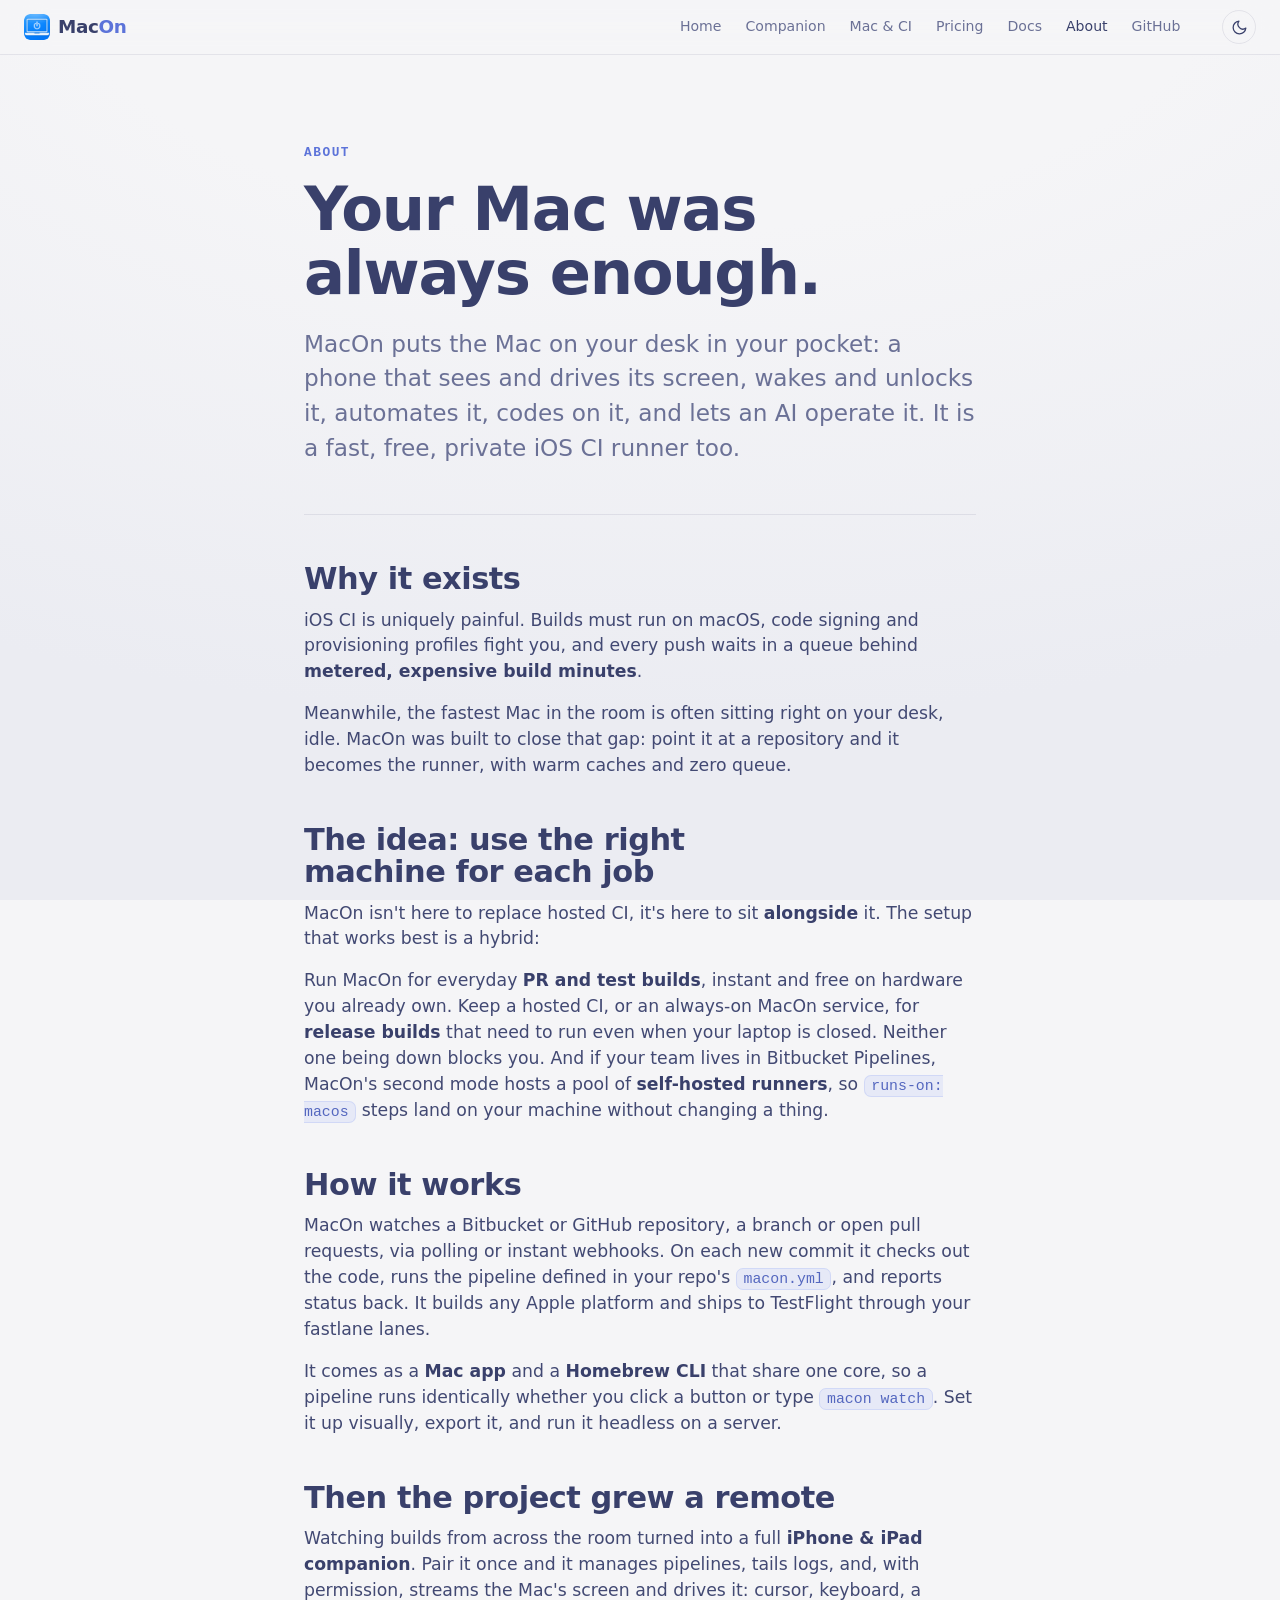
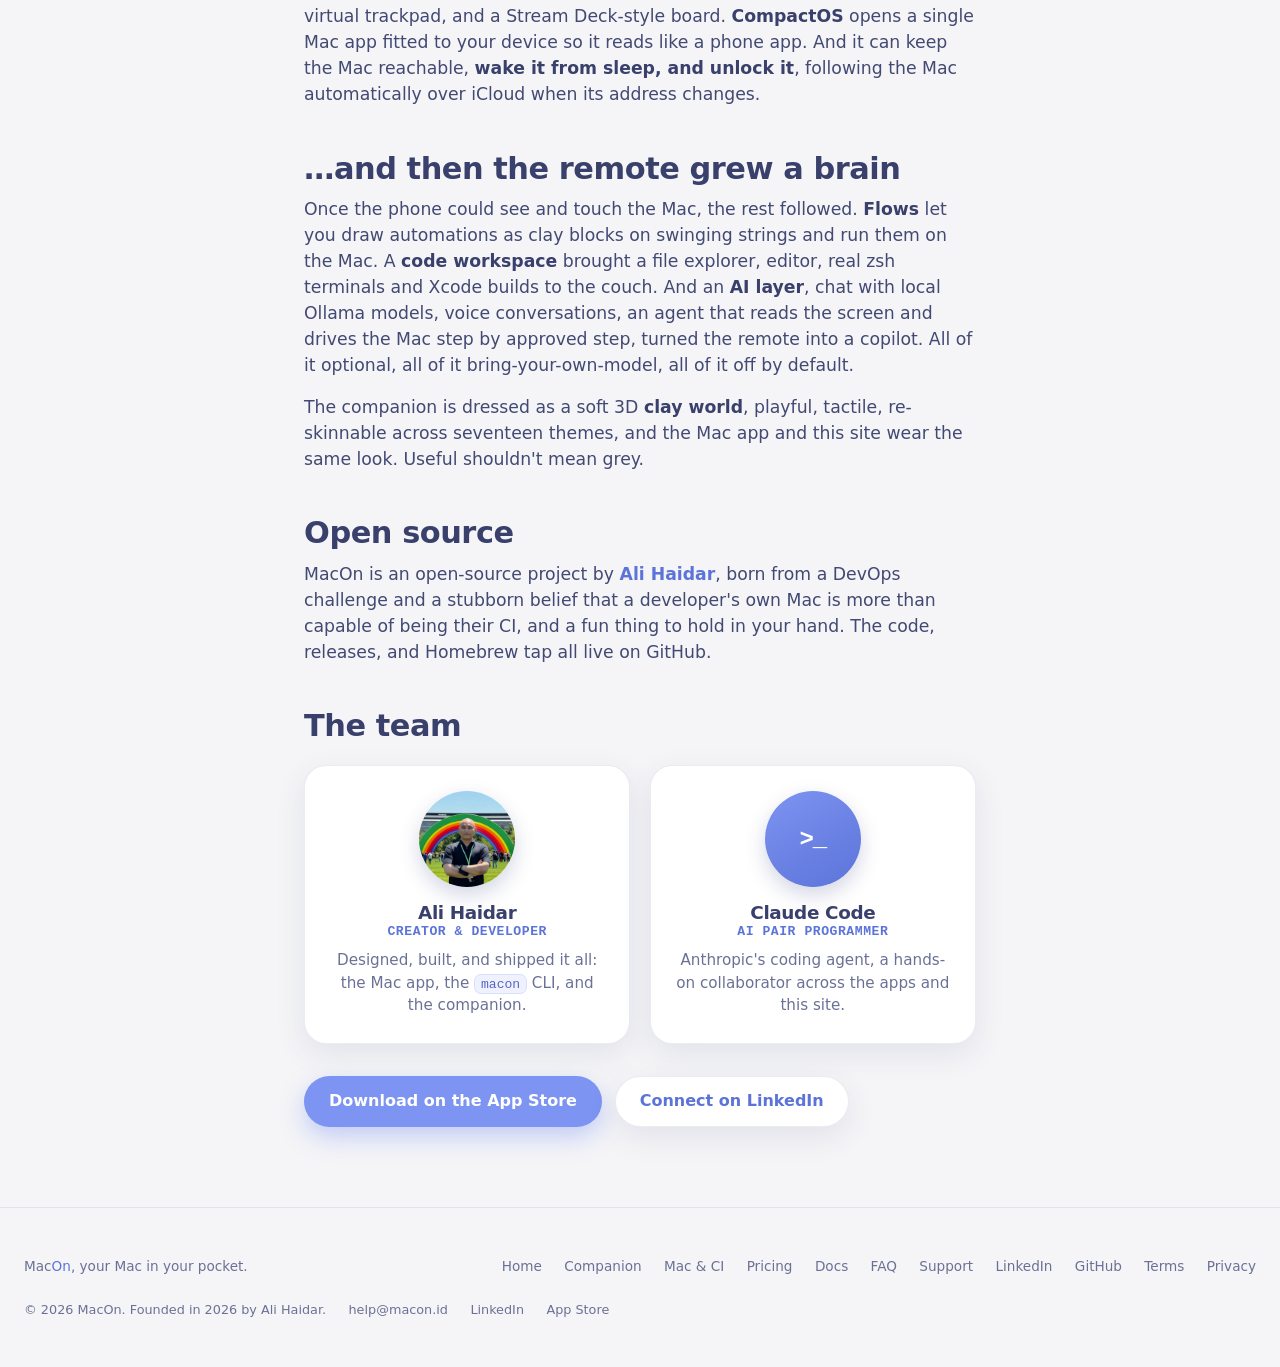
<file: about.html>
<!DOCTYPE html>
<html lang="en" data-theme="light">
<head>
<meta charset="UTF-8">
<meta name="viewport" content="width=device-width, initial-scale=1.0">
<title>MacOn · About</title>
<meta name="description" content="Why MacOn exists: turn the Mac on your desk into a fast, free, private iOS CI runner that sits alongside your hosted CI, then hand yourself the remote. An open-source project by Ali Haidar.">
<meta name="theme-color" content="#f5f5f7">
<link rel="canonical" href="https://macon.id/about">
<meta property="og:type" content="website">
<meta property="og:url" content="https://macon.id/about">
<meta property="og:title" content="MacOn · About">
<meta property="og:description" content="Why MacOn exists, turn the Mac on your desk into a fast, free, private iOS CI runner that sits alongside your hosted CI.">
<meta property="og:image" content="https://macon.id/assets/og-macon.jpg">
<meta property="og:image:width" content="1200">
<meta property="og:image:height" content="630">
<meta name="twitter:card" content="summary_large_image">
<meta name="twitter:title" content="MacOn · About">
<meta name="twitter:image" content="https://macon.id/assets/og-macon.jpg">
<link rel="icon" href="/favicon.ico" sizes="any">
<link rel="icon" type="image/png" href="/favicon-192.png" sizes="192x192">
<link rel="apple-touch-icon" href="/apple-touch-icon.png">
<script>
  (function () {
    document.documentElement.classList.add('js');
    var theme = 'light';
    try {
      var saved = localStorage.getItem('macon-theme');
      theme = saved || (matchMedia('(prefers-color-scheme: dark)').matches ? 'dark' : 'light');
      document.documentElement.setAttribute('data-theme', theme);
    } catch (e) {}
    var tc = document.querySelector('meta[name="theme-color"]');
    if (tc) tc.setAttribute('content', theme === 'dark' ? '#1c1c24' : '#f5f5f7');
  })();
</script>
<link rel="stylesheet" href="css/tokens.css">
<link rel="stylesheet" href="css/base.css">
<link rel="stylesheet" href="css/nav.css">
<link rel="stylesheet" href="css/footer.css">
<link rel="stylesheet" href="css/about.css">
<script defer src="js/theme.js"></script>
<script defer src="js/nav.js"></script>
<script type="application/ld+json">{"@context":"https://schema.org","@type":"BreadcrumbList","itemListElement":[{"@type":"ListItem","position":1,"name":"MacOn","item":"https://macon.id/"},{"@type":"ListItem","position":2,"name":"About","item":"https://macon.id/about"}]}</script>
</head>
<body>

<nav>
  <div class="nav-inner">
    <button class="icon-btn" id="menu-btn" aria-label="Menu" aria-expanded="false">
      <svg class="bars" viewBox="0 0 24 24" fill="none" stroke="currentColor" stroke-width="1.8" stroke-linecap="round"><path d="M3 6h18M3 12h18M3 18h18"/></svg>
      <svg class="x" viewBox="0 0 24 24" fill="none" stroke="currentColor" stroke-width="1.8" stroke-linecap="round"><path d="M6 6l12 12M18 6L6 18"/></svg>
    </button>
    <a href="/" class="brand"><img src="macon-icon.png" alt="" class="brand-logo"><span>Mac<span class="on">On</span></span></a>
    <div class="nav-links">
      <a href="/">Home</a>
      <a href="/companion">Companion</a>
      <a href="/mac">Mac &amp; CI</a>
      <a href="/pricing">Pricing</a>
      <a href="/docs">Docs</a>
      <a href="/about" class="active">About</a>
      <a href="https://github.com/alimusawa313/MaconKit">GitHub</a>
    </div>
    <div class="nav-tools">
      <button class="icon-btn" id="theme-toggle" aria-label="Toggle dark mode">
        <svg class="moon" viewBox="0 0 24 24" fill="none" stroke="currentColor" stroke-width="1.8" stroke-linecap="round" stroke-linejoin="round"><path d="M21 12.79A9 9 0 1 1 11.21 3 7 7 0 0 0 21 12.79z"/></svg>
        <svg class="sun" viewBox="0 0 24 24" fill="none" stroke="currentColor" stroke-width="1.8" stroke-linecap="round" stroke-linejoin="round"><circle cx="12" cy="12" r="4.5"/><path d="M12 1v2M12 21v2M4.2 4.2l1.4 1.4M18.4 18.4l1.4 1.4M1 12h2M21 12h2M4.2 19.8l1.4-1.4M18.4 5.6l1.4-1.4"/></svg>
      </button>
    </div>
  </div>
</nav>

<main>
  <p class="eyebrow">About</p>
  <h1>Your Mac was always enough.</h1>
  <p class="lead">MacOn puts the Mac on your desk in your pocket: a phone that sees and drives its screen, wakes and unlocks it, automates it, codes on it, and lets an AI operate it. It is a fast, free, private iOS CI runner too.</p>

  <hr class="rule">

  <h2>Why it exists</h2>
  <p>iOS CI is uniquely painful. Builds must run on macOS, code signing and provisioning profiles fight you, and every push waits in a queue behind <strong>metered, expensive build minutes</strong>.</p>
  <p>Meanwhile, the fastest Mac in the room is often sitting right on your desk, idle. MacOn was built to close that gap: point it at a repository and it becomes the runner, with warm caches and zero queue.</p>

  <h2>The idea: use the right machine for each job</h2>
  <p>MacOn isn't here to replace hosted CI, it's here to sit <strong>alongside</strong> it. The setup that works best is a hybrid:</p>
  <p>Run MacOn for everyday <strong>PR and test builds</strong>, instant and free on hardware you already own. Keep a hosted CI, or an always-on MacOn service, for <strong>release builds</strong> that need to run even when your laptop is closed. Neither one being down blocks you. And if your team lives in Bitbucket Pipelines, MacOn's second mode hosts a pool of <strong>self-hosted runners</strong>, so <code>runs-on: macos</code> steps land on your machine without changing a thing.</p>

  <h2>How it works</h2>
  <p>MacOn watches a Bitbucket or GitHub repository, a branch or open pull requests, via polling or instant webhooks. On each new commit it checks out the code, runs the pipeline defined in your repo's <code>macon.yml</code>, and reports status back. It builds any Apple platform and ships to TestFlight through your fastlane lanes.</p>
  <p>It comes as a <strong>Mac app</strong> and a <strong>Homebrew CLI</strong> that share one core, so a pipeline runs identically whether you click a button or type <code>macon watch</code>. Set it up visually, export it, and run it headless on a server.</p>

  <h2>Then the project grew a remote</h2>
  <p>Watching builds from across the room turned into a full <strong>iPhone &amp; iPad companion</strong>. Pair it once and it manages pipelines, tails logs, and, with permission, streams the Mac's screen and drives it: cursor, keyboard, a virtual trackpad, and a Stream Deck-style board. <strong>CompactOS</strong> opens a single Mac app fitted to your device so it reads like a phone app. And it can keep the Mac reachable, <strong>wake it from sleep, and unlock it</strong>, following the Mac automatically over iCloud when its address changes.</p>

  <h2>…and then the remote grew a brain</h2>
  <p>Once the phone could see and touch the Mac, the rest followed. <strong>Flows</strong> let you draw automations as clay blocks on swinging strings and run them on the Mac. A <strong>code workspace</strong> brought a file explorer, editor, real zsh terminals and Xcode builds to the couch. And an <strong>AI layer</strong>, chat with local Ollama models, voice conversations, an agent that reads the screen and drives the Mac step by approved step, turned the remote into a copilot. All of it optional, all of it bring-your-own-model, all of it off by default.</p>
  <p>The companion is dressed as a soft 3D <strong>clay world</strong>, playful, tactile, re-skinnable across seventeen themes, and the Mac app and this site wear the same look. Useful shouldn't mean grey.</p>

  <h2>Open source</h2>
  <p>MacOn is an open-source project by <strong><a href="https://www.linkedin.com/in/ali-haidar-8484b8208" target="_blank" rel="noopener">Ali Haidar</a></strong>, born from a DevOps challenge and a stubborn belief that a developer's own Mac is more than capable of being their CI, and a fun thing to hold in your hand. The code, releases, and Homebrew tap all live on GitHub.</p>

  <h2>The team</h2>
  <div class="team">
    <div class="member">
      <a class="member-avatar" href="https://www.linkedin.com/in/ali-haidar-8484b8208" target="_blank" rel="noopener">
        <img src="assets/ali.jpg" alt="Ali Haidar" onerror="this.style.display='none';this.parentElement.classList.add('mono');">
        <span class="mono-initials">AH</span>
      </a>
      <h3>Ali Haidar</h3>
      <p class="member-role">Creator &amp; developer</p>
      <p class="member-bio">Designed, built, and shipped it all: the Mac app, the <code>macon</code> CLI, and the companion.</p>
    </div>
    <div class="member">
      <span class="member-avatar mono cc"><span class="mono-initials">&gt;_</span></span>
      <h3>Claude Code</h3>
      <p class="member-role">AI pair programmer</p>
      <p class="member-bio">Anthropic's coding agent, a hands-on collaborator across the apps and this site.</p>
    </div>
  </div>

  <div class="ctas">
    <a href="https://apps.apple.com/app/id6794170681" class="btn btn-primary">Download on the App Store</a>
    <a href="https://www.linkedin.com/in/ali-haidar-8484b8208" target="_blank" rel="noopener" class="btn btn-ghost">Connect on LinkedIn</a>
  </div>
</main>

<footer>
  <div class="footer-inner">
    <div>Mac<span style="color:var(--accent-deep)">On</span>, your Mac in your pocket.</div>
    <div class="footer-links">
      <a href="/">Home</a>
      <a href="/companion">Companion</a>
      <a href="/mac">Mac &amp; CI</a>
      <a href="/pricing">Pricing</a>
      <a href="/docs">Docs</a>
      <a href="/faq">FAQ</a>
      <a href="/support">Support</a>
      <a href="https://www.linkedin.com/in/ali-haidar-8484b8208" target="_blank" rel="noopener">LinkedIn</a>
      <a href="https://github.com/alimusawa313/MaconKit">GitHub</a>
      <a href="/terms">Terms</a>
      <a href="/privacy">Privacy</a>
    </div>
  </div>
  <div class="footer-legal">
    <span>&copy; 2026 MacOn. Founded in 2026 by Ali Haidar.</span>
    <a href="mailto:help@macon.id">help@macon.id</a>
    <a href="https://www.linkedin.com/company/143584964/" rel="noopener">LinkedIn</a>
    <a href="https://apps.apple.com/app/id6794170681" rel="noopener">App Store</a>
  </div>
</footer>

</body>
</html>
</file>
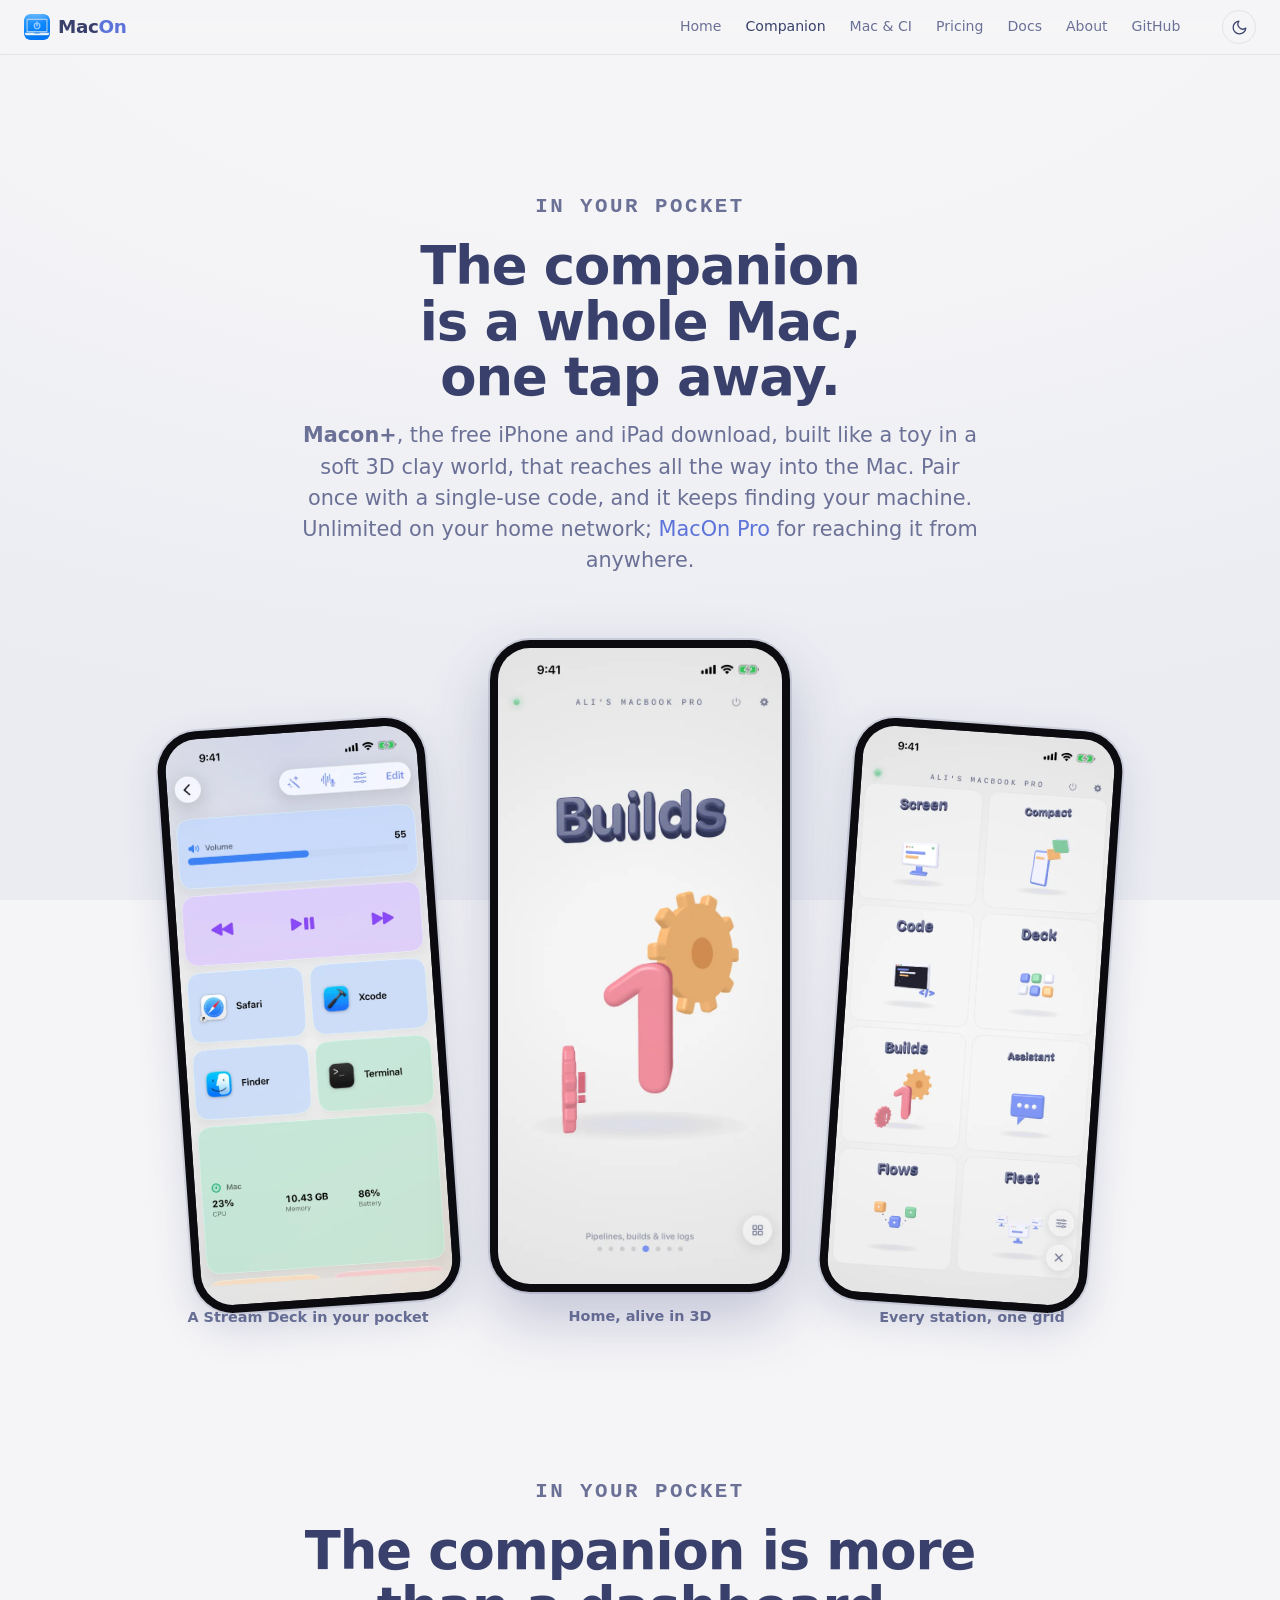
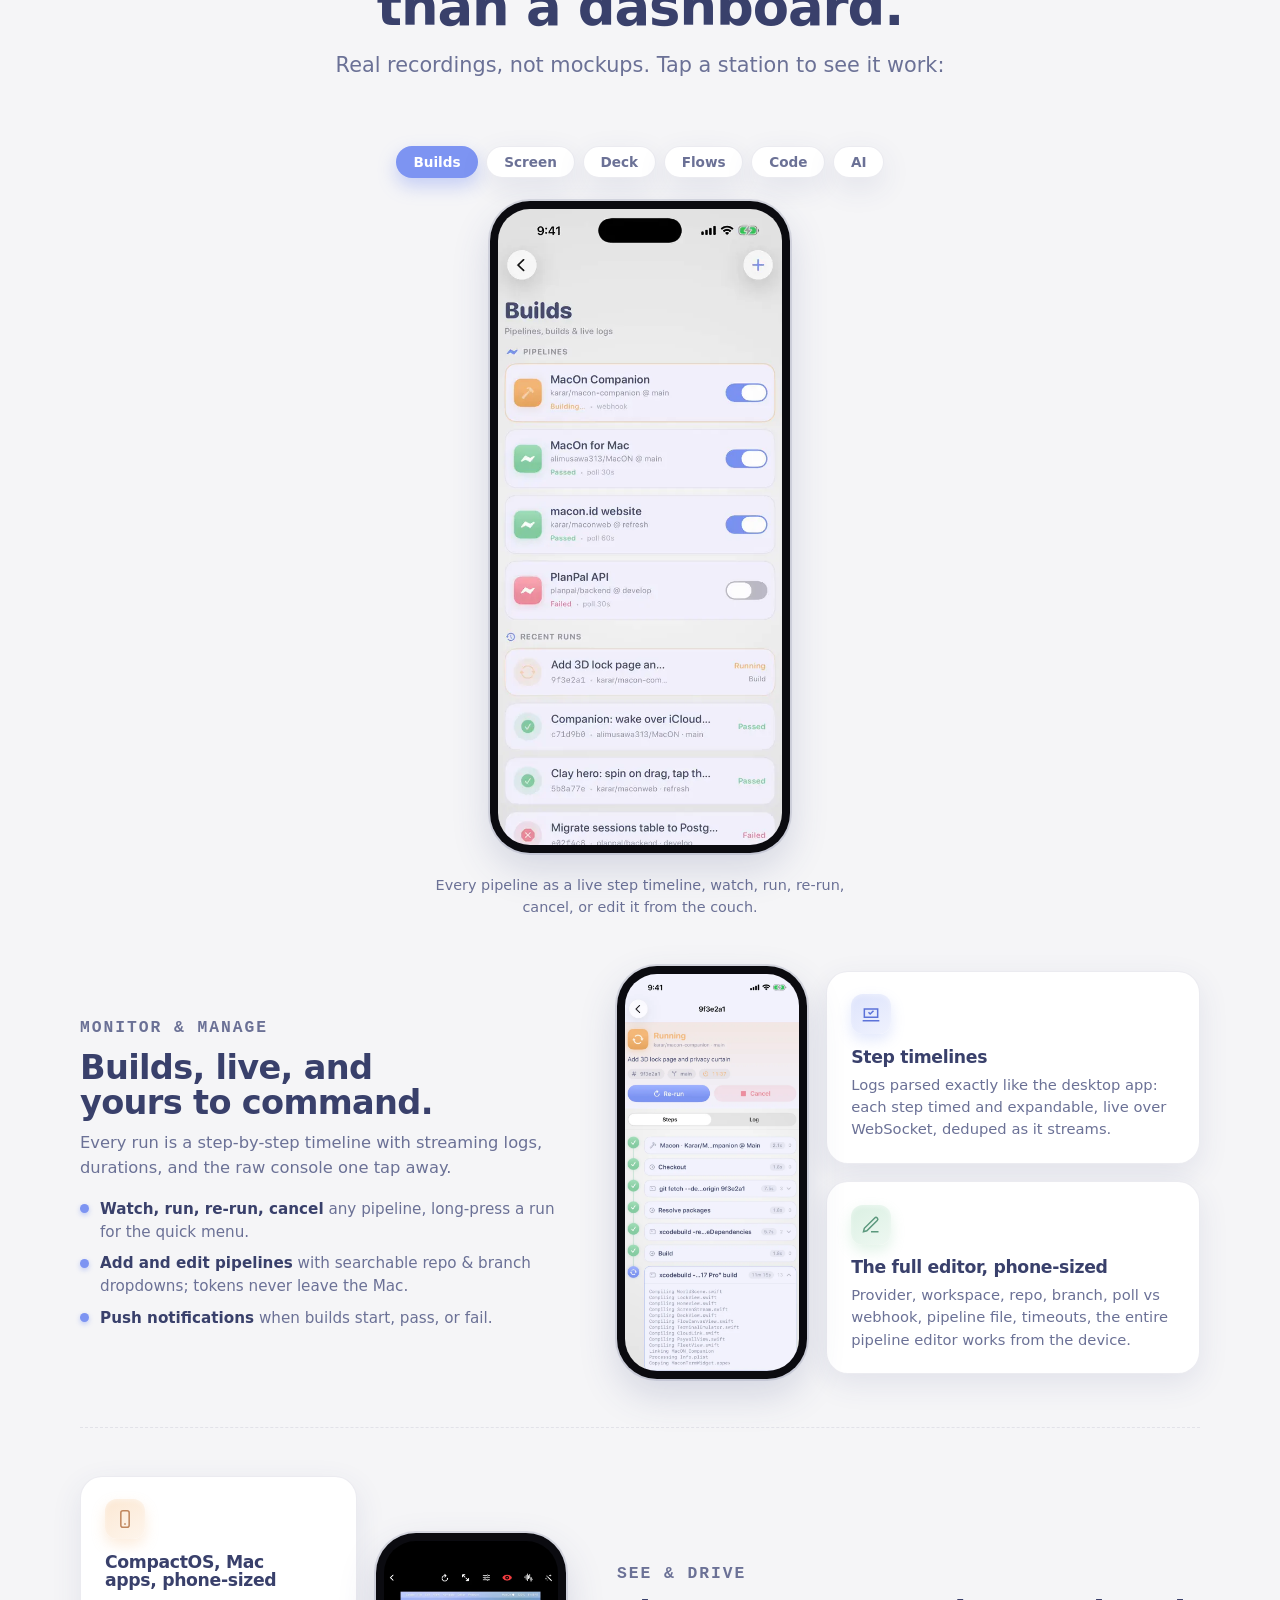
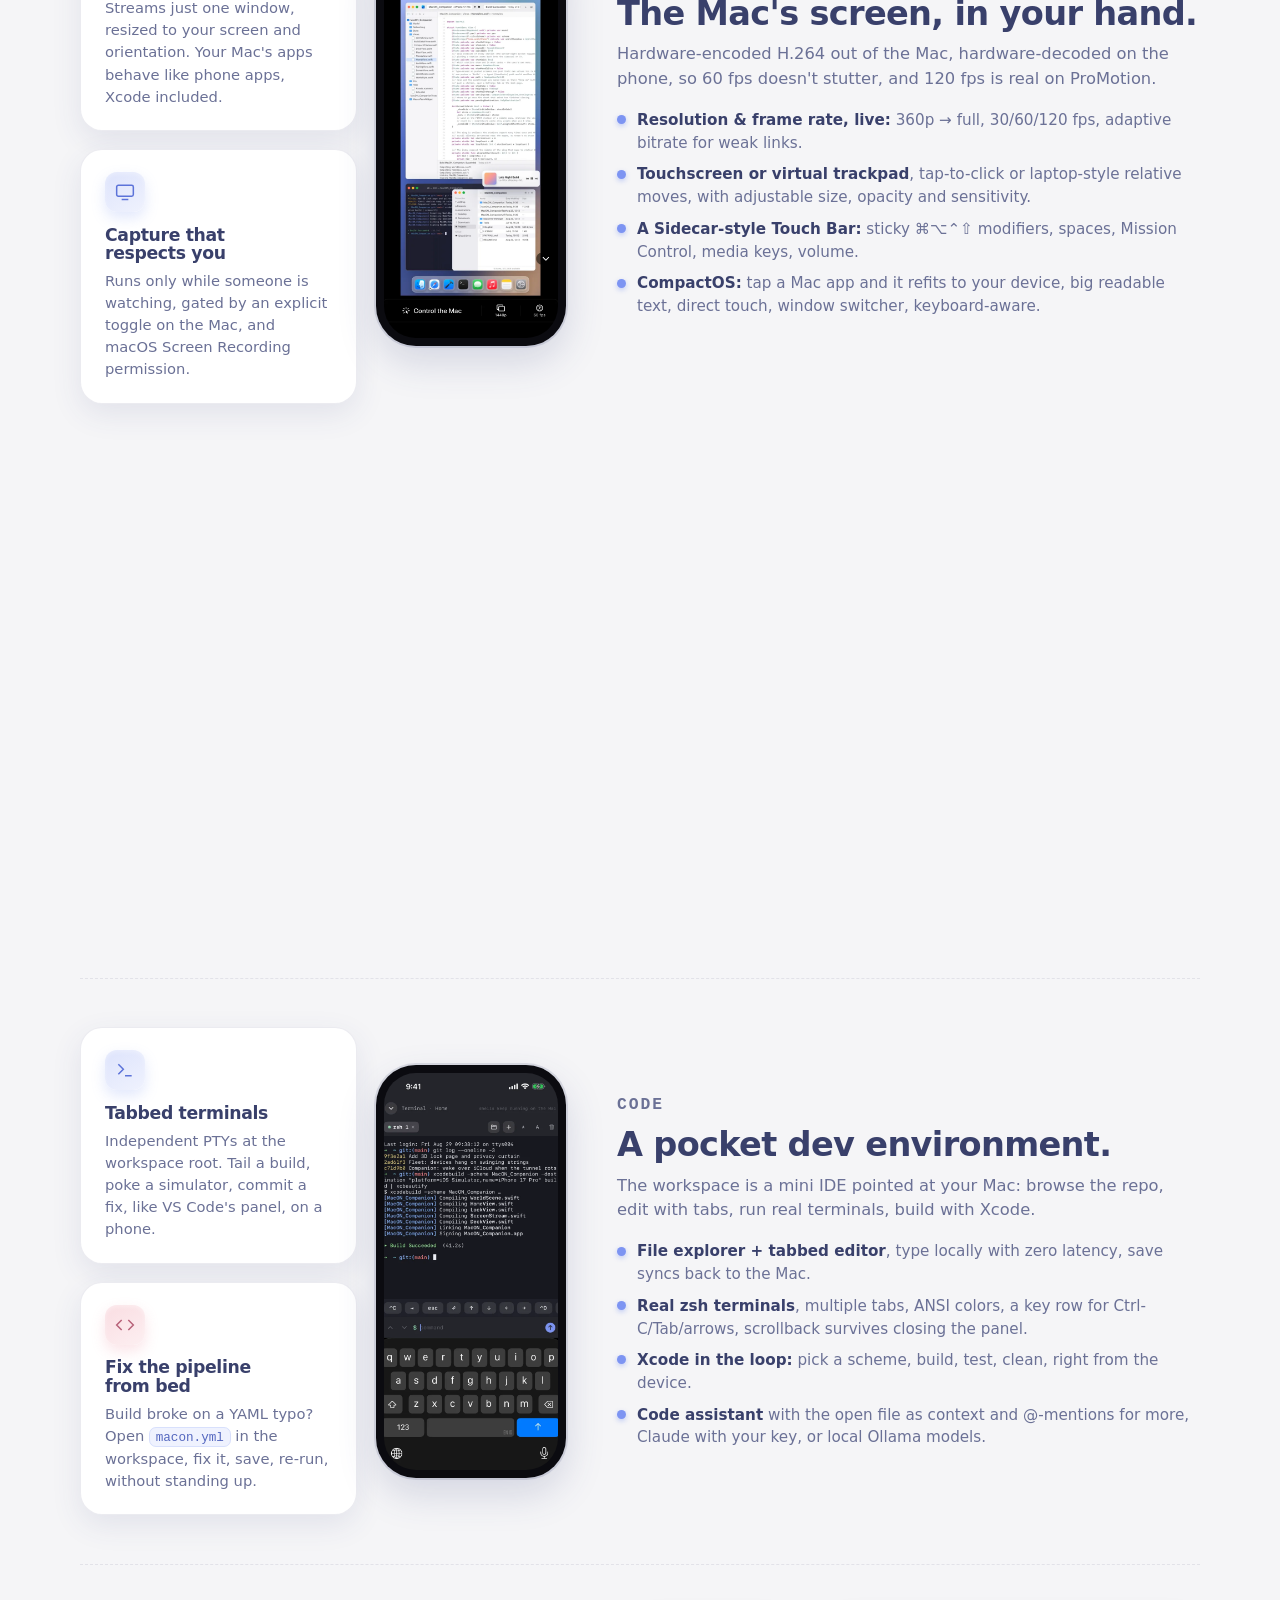
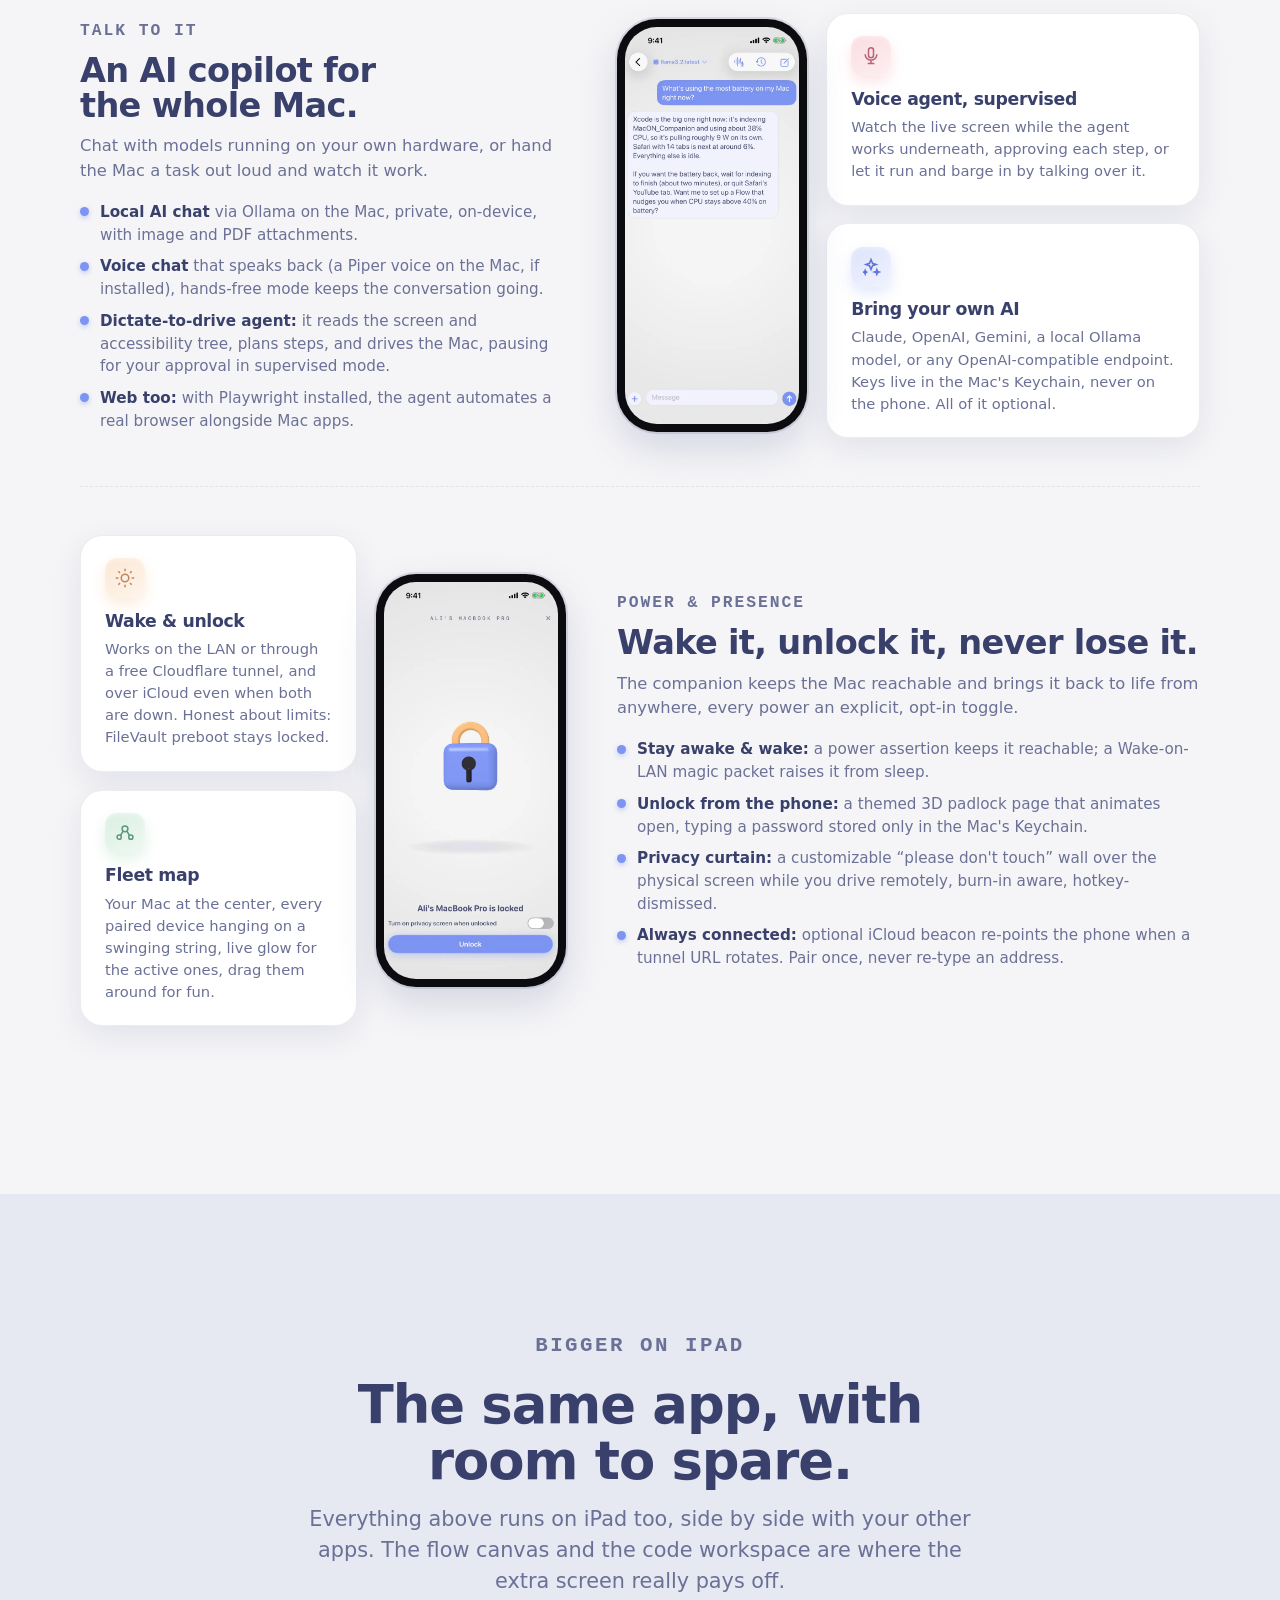
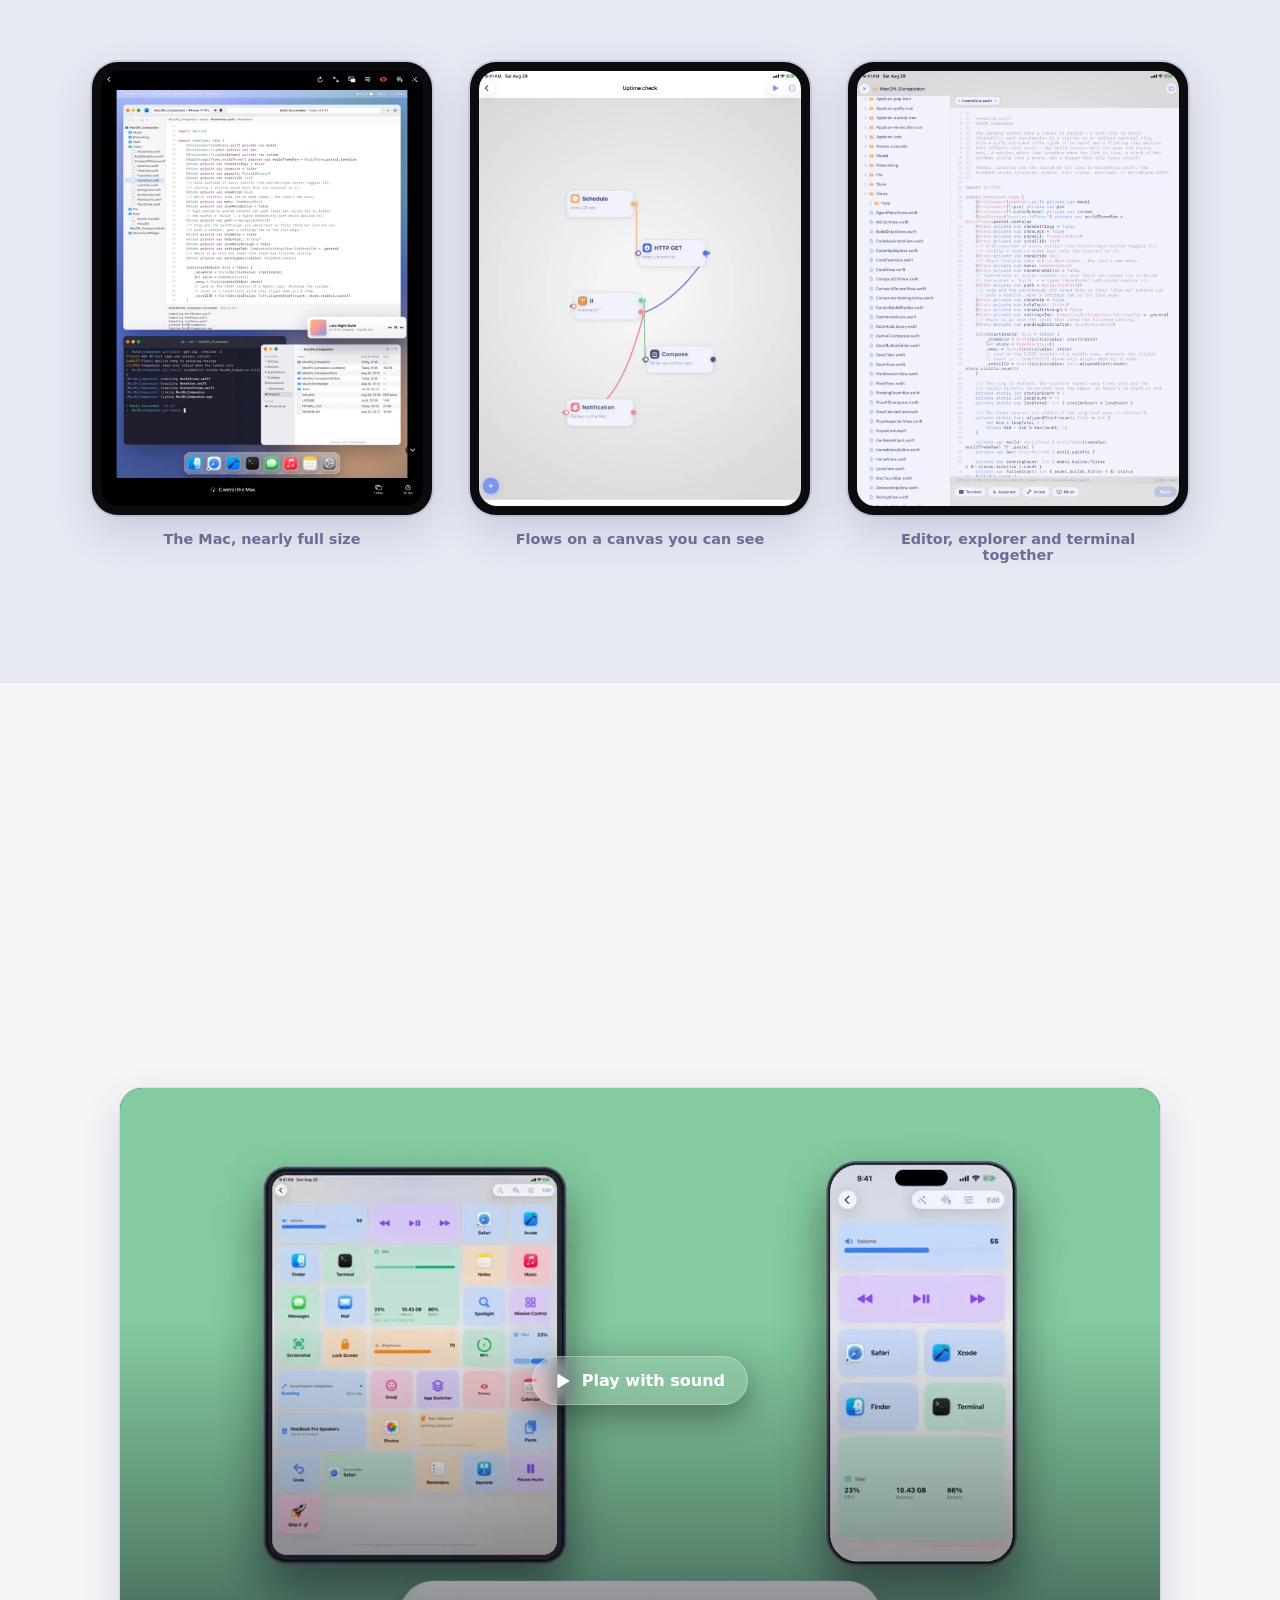
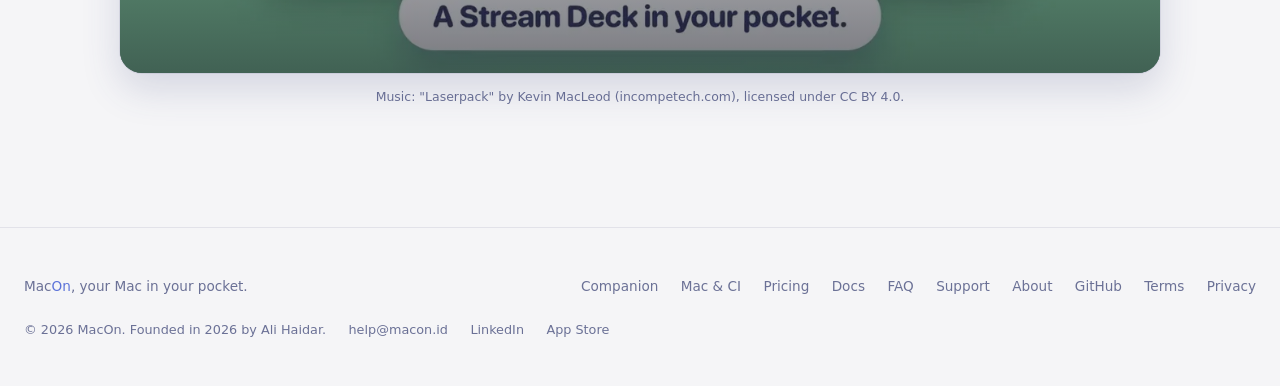
<file: companion.html>
<!DOCTYPE html>
<html lang="en" data-theme="light">
<head>
<meta charset="UTF-8">
<meta name="viewport" content="width=device-width, initial-scale=1.0">
<title>Macon+ · The MacOn companion for iPhone and iPad</title>
<meta name="description" content="Macon+ is the free iPhone and iPad companion for MacOn: see and drive the screen, wake and unlock, a shortcuts deck, visual flows, a pocket code environment, and an AI that operates the Mac for you.">
<link rel="canonical" href="https://macon.id/companion">
<meta property="og:type" content="website">
<meta property="og:url" content="https://macon.id/companion">
<meta property="og:title" content="Macon+ · The MacOn companion for iPhone and iPad">
<meta property="og:description" content="The free iPhone and iPad companion for your Mac: see and drive the screen, wake and unlock it, run shortcuts and flows, code on it, and let an AI operate it for you.">
<meta property="og:image" content="https://macon.id/assets/og-macon.jpg">
<meta property="og:image:width" content="1200">
<meta property="og:image:height" content="630">
<meta name="twitter:card" content="summary_large_image">
<meta name="twitter:title" content="Macon+ · The MacOn companion for iPhone and iPad">
<meta name="twitter:description" content="The free iPhone and iPad companion for your Mac: see and drive the screen, wake and unlock it, run shortcuts and flows, code on it, and let an AI operate it for you.">
<meta name="twitter:image" content="https://macon.id/assets/og-macon.jpg">
<meta name="theme-color" content="#f5f5f7">
<link rel="icon" href="/favicon.ico" sizes="any">
<link rel="icon" type="image/png" href="/favicon-192.png" sizes="192x192">
<link rel="apple-touch-icon" href="/apple-touch-icon.png">
<script>
  (function () {
    document.documentElement.classList.add('js');
    var theme = 'light';
    try {
      var saved = localStorage.getItem('macon-theme');
      theme = saved || (matchMedia('(prefers-color-scheme: dark)').matches ? 'dark' : 'light');
      document.documentElement.setAttribute('data-theme', theme);
    } catch (e) {}
    var tc = document.querySelector('meta[name="theme-color"]');
    if (tc) tc.setAttribute('content', theme === 'dark' ? '#1c1c24' : '#f5f5f7');
  })();
</script>
<link rel="stylesheet" href="css/tokens.css">
<link rel="stylesheet" href="css/base.css">
<link rel="stylesheet" href="css/nav.css">
<link rel="stylesheet" href="css/footer.css">
<link rel="stylesheet" href="css/code.css">
<link rel="stylesheet" href="css/cards.css">
<link rel="stylesheet" href="css/shots.css">
<link rel="stylesheet" href="css/media.css">
<link rel="stylesheet" href="css/home.css">
<script defer src="js/theme.js"></script>
<script defer src="js/nav.js"></script>
<script defer src="js/code.js"></script>
<script defer src="js/reveal.js"></script>
<script defer src="js/home.js"></script>
<script defer src="js/media.js"></script>
<script type="application/ld+json">{"@context":"https://schema.org","@type":"BreadcrumbList","itemListElement":[{"@type":"ListItem","position":1,"name":"MacOn","item":"https://macon.id/"},{"@type":"ListItem","position":2,"name":"Companion","item":"https://macon.id/companion"}]}</script>
</head>
<body>
<nav>
  <div class="nav-inner">
    <button class="icon-btn" id="menu-btn" aria-label="Menu" aria-expanded="false">
      <svg class="bars" viewBox="0 0 24 24" fill="none" stroke="currentColor" stroke-width="1.8" stroke-linecap="round"><path d="M3 6h18M3 12h18M3 18h18"/></svg>
      <svg class="x" viewBox="0 0 24 24" fill="none" stroke="currentColor" stroke-width="1.8" stroke-linecap="round"><path d="M6 6l12 12M18 6L6 18"/></svg>
    </button>
    <a href="/" class="brand"><img src="macon-icon.png" alt="" class="brand-logo"><span class="wordmark">Mac<span class="on">On</span></span></a>
    <div class="nav-links">
      <a href="/">Home</a>
      <a href="/companion" class="active">Companion</a>
      <a href="/mac">Mac &amp; CI</a>
      <a href="/pricing">Pricing</a>
      <a href="/docs">Docs</a>
      <a href="/about">About</a>
      <a href="https://github.com/alimusawa313/MaconKit">GitHub</a>
    </div>
    <div class="nav-tools">
      <button class="icon-btn" id="theme-toggle" aria-label="Toggle dark mode">
        <svg class="moon" viewBox="0 0 24 24" fill="none" stroke="currentColor" stroke-width="1.8" stroke-linecap="round" stroke-linejoin="round"><path d="M21 12.79A9 9 0 1 1 11.21 3 7 7 0 0 0 21 12.79z"/></svg>
        <svg class="sun" viewBox="0 0 24 24" fill="none" stroke="currentColor" stroke-width="1.8" stroke-linecap="round" stroke-linejoin="round"><circle cx="12" cy="12" r="4.5"/><path d="M12 1v2M12 21v2M4.2 4.2l1.4 1.4M18.4 18.4l1.4 1.4M1 12h2M21 12h2M4.2 19.8l1.4-1.4M18.4 5.6l1.4-1.4"/></svg>
      </button>
    </div>
  </div>
</nav>
<section class="center" style="padding-bottom:1rem">
  <div class="wrap">
    <div class="section-head center" data-reveal>
      <p class="eyebrow">In your pocket</p>
      <h1>The companion is a whole Mac, one tap away.</h1>
      <p><strong>Macon+</strong>, the free iPhone and iPad download, built like a toy in a soft 3D clay world, that reaches all the way into the Mac. Pair once with a single-use code, and it keeps finding your machine. Unlimited on your home network; <a href="/pricing">MacOn Pro</a> for reaching it from anywhere.</p>
    </div>
    <div class="showcase" data-reveal="children">
      <figure class="device device-phone tilt-l">
        <div class="device-screen"><img src="assets/shots/iphone/deck.webp" alt="The Deck station: a volume slider, media keys, Safari, Xcode, Finder and Terminal keys, and a live tile with the Mac's CPU, memory and battery" loading="lazy" width="660" height="1434"></div>
        <figcaption>A Stream Deck in your pocket</figcaption>
      </figure>
      <figure class="device device-phone feature">
        <div class="device-screen"><img src="assets/shots/iphone/home.webp" alt="The companion home: a 3D clay Builds station with a gear and a number one, on a carousel of stations" width="660" height="1434"></div>
        <figcaption>Home, alive in 3D</figcaption>
      </figure>
      <figure class="device device-phone tilt-r">
        <div class="device-screen"><img src="assets/shots/iphone/grid.webp" alt="The station grid: Screen, Compact, Code, Deck, Builds, Assistant, Flows and Fleet" loading="lazy" width="660" height="1434"></div>
        <figcaption>Every station, one grid</figcaption>
      </figure>
    </div>
  </div>
</section>
<section id="companion">
  <div class="wrap">
    <div class="section-head center" data-reveal>
      <p class="eyebrow">In your pocket</p>
      <h2>The companion is more than a dashboard.</h2>
      <p>Real recordings, not mockups. Tap a station to see it work:</p>
    </div>

    <!-- Interactive phone mock -->
    <div class="phone-stage" data-reveal>
      <div class="phone-tabs" role="tablist">
        <button class="ptab active" data-tab="builds" data-caption="Every pipeline as a live step timeline, watch, run, re-run, cancel, or edit it from the couch." role="tab" aria-selected="true">Builds</button>
        <button class="ptab" data-tab="screen" data-caption="The Mac's screen, hardware-decoded H.264 up to 120 fps, with full cursor, keyboard and trackpad control." role="tab" aria-selected="false">Screen</button>
        <button class="ptab" data-tab="deck" data-caption="A Stream Deck in your pocket: launch apps, fire shortcuts, run whole sequences with one tap." role="tab" aria-selected="false">Deck</button>
        <button class="ptab" data-tab="flows" data-caption="Draw automations as clay blocks on swinging strings, the Mac runs them, you watch results live." role="tab" aria-selected="false">Flows</button>
        <button class="ptab" data-tab="code" data-caption="A real dev setup: file explorer, editor tabs, zsh terminals and Xcode builds, from the phone." role="tab" aria-selected="false">Code</button>
        <button class="ptab" data-tab="ai" data-caption="Chat with local models, or just speak, and let the agent drive the Mac, step by approved step." role="tab" aria-selected="false">AI</button>
      </div>
      <figure class="device device-phone live-phone">
        <div class="device-screen">
          <video class="active pvideo" data-screen="builds" muted loop playsinline preload="metadata" poster="assets/video/stations/builds-poster.webp" data-src="assets/video/stations/builds.mp4" aria-label="A build opening into its step timeline, then the live log"></video>
          <video class="pvideo" data-screen="screen" muted loop playsinline preload="none" poster="assets/video/stations/screen-poster.webp" data-src="assets/video/stations/screen.mp4" aria-label="The Screen station streaming a Mac desktop"></video>
          <video class="pvideo" data-screen="deck" muted loop playsinline preload="none" poster="assets/video/stations/deck-poster.webp" data-src="assets/video/stations/deck.mp4" aria-label="The Deck with live tiles, then scrolling to more keys"></video>
          <video class="pvideo" data-screen="flows" muted loop playsinline preload="none" poster="assets/video/stations/flows-poster.webp" data-src="assets/video/stations/flows.mp4" aria-label="A flow canvas: dragging a block and running the flow"></video>
          <video class="pvideo" data-screen="code" muted loop playsinline preload="none" poster="assets/video/stations/code-poster.webp" data-src="assets/video/stations/code.mp4" aria-label="The code workspace scrolling through a Swift file"></video>
          <video class="pvideo" data-screen="ai" muted loop playsinline preload="none" poster="assets/video/stations/assistant-poster.webp" data-src="assets/video/stations/assistant.mp4" aria-label="The Assistant answering a question about the Mac"></video>
        </div>
      </figure>
      <p class="phone-caption">Every pipeline as a live step timeline, watch, run, re-run, cancel, or edit it from the couch.</p>
    </div>

    <!-- Cluster 1: monitor & manage -->
    <div class="cluster" data-reveal>
      <div class="cluster-copy">
        <p class="eyebrow">Monitor &amp; manage</p>
        <h3>Builds, live, and yours to command.</h3>
        <p>Every run is a step-by-step timeline with streaming logs, durations, and the raw console one tap away.</p>
        <ul class="cluster-points">
          <li><strong>Watch, run, re-run, cancel</strong> any pipeline, long-press a run for the quick menu.</li>
          <li><strong>Add and edit pipelines</strong> with searchable repo &amp; branch dropdowns; tokens never leave the Mac.</li>
          <li><strong>Push notifications</strong> when builds start, pass, or fail.</li>
        </ul>
      </div>
      <div class="cluster-media">
        <figure class="device device-phone">
          <div class="device-screen"><img src="assets/shots/iphone/build-detail.webp" alt="A running build: the commit, branch and timer, Re-run and Cancel buttons, and the step timeline with a streaming xcodebuild log" loading="lazy" width="660" height="1434"></div>
        </figure>
        <div class="cluster-cards">
        <div class="card">
          <div class="ico"><svg viewBox="0 0 24 24" fill="none" stroke="currentColor" stroke-width="1.8"><path d="M4 6h16v10H4zM2 20h20"/><path d="M9 10l2 2 4-4"/></svg></div>
          <h3>Step timelines</h3>
          <p>Logs parsed exactly like the desktop app: each step timed and expandable, live over WebSocket, deduped as it streams.</p>
        </div>
        <div class="card">
          <div class="ico i-good"><svg viewBox="0 0 24 24" fill="none" stroke="currentColor" stroke-width="1.8"><path d="M12 20h9M16.5 3.5a2.1 2.1 0 0 1 3 3L7 19l-4 1 1-4z"/></svg></div>
          <h3>The full editor, phone-sized</h3>
          <p>Provider, workspace, repo, branch, poll vs webhook, pipeline file, timeouts, the entire pipeline editor works from the device.</p>
        </div>
        </div>
      </div>
    </div>

    <!-- Cluster 2: screen & control -->
    <div class="cluster flip" data-reveal>
      <div class="cluster-copy">
        <p class="eyebrow">See &amp; drive</p>
        <h3>The Mac's screen, in your hand.</h3>
        <p>Hardware-encoded H.264 out of the Mac, hardware-decoded on the phone, so 60 fps doesn't stutter, and 120 fps is real on ProMotion.</p>
        <ul class="cluster-points">
          <li><strong>Resolution &amp; frame rate, live:</strong> 360p → full, 30/60/120 fps, adaptive bitrate for weak links.</li>
          <li><strong>Touchscreen or virtual trackpad</strong>, tap-to-click or laptop-style relative moves, with adjustable size, opacity and sensitivity.</li>
          <li><strong>A Sidecar-style Touch Bar:</strong> sticky ⌘⌥⌃⇧ modifiers, spaces, Mission Control, media keys, volume.</li>
          <li><strong>CompactOS:</strong> tap a Mac app and it refits to your device, big readable text, direct touch, window switcher, keyboard-aware.</li>
        </ul>
      </div>
      <div class="cluster-media">
        <figure class="device device-phone">
          <div class="device-screen"><img src="assets/shots/iphone/screen.webp" alt="The Mac desktop streamed to the phone, Xcode, Terminal and Finder open, with the control bar showing 1440p at 60 fps" loading="lazy" width="660" height="1434"></div>
        </figure>
        <div class="cluster-cards">
        <div class="card">
          <div class="ico i-warm"><svg viewBox="0 0 24 24" fill="none" stroke="currentColor" stroke-width="1.8"><rect x="7" y="2" width="10" height="20" rx="2.5"/><path d="M11 18h2"/></svg></div>
          <h3>CompactOS, Mac apps, phone-sized</h3>
          <p>Streams just one window, resized to your screen and orientation. Your Mac's apps behave like phone apps, Xcode included.</p>
        </div>
        <div class="card">
          <div class="ico"><svg viewBox="0 0 24 24" fill="none" stroke="currentColor" stroke-width="1.8"><rect x="2" y="4" width="20" height="13" rx="2"/><path d="M8 21h8"/></svg></div>
          <h3>Capture that respects you</h3>
          <p>Runs only while someone is watching, gated by an explicit toggle on the Mac, and macOS Screen Recording permission.</p>
        </div>
        </div>
      </div>
    </div>

    <!-- Cluster 3: automate -->
    <div class="cluster" data-reveal>
      <div class="cluster-copy">
        <p class="eyebrow">Automate</p>
        <h3>A deck of keys and a canvas of flows.</h3>
        <p>Turn the device into a Stream Deck, then go further and wire up whole automations as clay blocks on physically swinging strings.</p>
        <ul class="cluster-points">
          <li><strong>Deck keys</strong> launch Mac apps (with their real icons), fire ⌘⌥⌃⇧ shortcuts, or run sequences, open Chrome → wait → type → return.</li>
          <li><strong>Flows</strong> chain shell, HTTP, JSON, files, PDF, clipboard, screenshots and AI blocks; the Mac executes, you watch per-block results live.</li>
          <li><strong>Describe it instead:</strong> type or dictate “every morning, fetch HN, summarize, speak it” and the AI composer wires the blocks for you.</li>
        </ul>
      </div>
      <div class="cluster-media">
        <figure class="device device-phone">
          <div class="device-screen"><img src="assets/shots/iphone/flow-canvas.webp" alt="An Uptime check flow: Schedule, HTTP GET, If, Compose and Notification blocks joined by strings" loading="lazy" width="660" height="1434"></div>
        </figure>
        <div class="cluster-cards">
        <div class="card">
          <div class="ico i-good"><svg viewBox="0 0 24 24" fill="none" stroke="currentColor" stroke-width="1.8"><rect x="3" y="3" width="7" height="7" rx="1.6"/><rect x="14" y="3" width="7" height="7" rx="1.6"/><rect x="3" y="14" width="7" height="7" rx="1.6"/><rect x="14" y="14" width="7" height="7" rx="1.6"/></svg></div>
          <h3>Shortcuts deck</h3>
          <p>Fully customizable keys, labels, emoji, colors, with drag-rearrange and a fill-screen grid. Liquid-glass pretty, one-tap fast.</p>
        </div>
        <div class="card">
          <div class="ico i-warm"><svg viewBox="0 0 24 24" fill="none" stroke="currentColor" stroke-width="1.8"><circle cx="6" cy="6" r="3"/><circle cx="18" cy="10" r="3"/><circle cx="9" cy="19" r="3"/><path d="M8.5 8 15 9.5M16 12.5l-5 4.5"/></svg></div>
          <h3>Flows with real physics</h3>
          <p>The canvas ropes sag and swing (verlet simulation). Off by default on the Mac, flows run shell commands, so you opt in explicitly.</p>
        </div>
        </div>
      </div>
    </div>

    <!-- Cluster 4: code -->
    <div class="cluster flip" data-reveal>
      <div class="cluster-copy">
        <p class="eyebrow">Code</p>
        <h3>A pocket dev environment.</h3>
        <p>The workspace is a mini IDE pointed at your Mac: browse the repo, edit with tabs, run real terminals, build with Xcode.</p>
        <ul class="cluster-points">
          <li><strong>File explorer + tabbed editor</strong>, type locally with zero latency, save syncs back to the Mac.</li>
          <li><strong>Real zsh terminals</strong>, multiple tabs, ANSI colors, a key row for Ctrl-C/Tab/arrows, scrollback survives closing the panel.</li>
          <li><strong>Xcode in the loop:</strong> pick a scheme, build, test, clean, right from the device.</li>
          <li><strong>Code assistant</strong> with the open file as context and @-mentions for more, Claude with your key, or local Ollama models.</li>
        </ul>
      </div>
      <div class="cluster-media">
        <figure class="device device-phone">
          <div class="device-screen"><img src="assets/shots/iphone/terminal.webp" alt="A zsh terminal on the Mac running xcodebuild, Build Succeeded, with the key row and keyboard" loading="lazy" width="660" height="1434"></div>
        </figure>
        <div class="cluster-cards">
        <div class="card">
          <div class="ico"><svg viewBox="0 0 24 24" fill="none" stroke="currentColor" stroke-width="1.8"><path d="M4 17l6-6-6-6M12 19h8"/></svg></div>
          <h3>Tabbed terminals</h3>
          <p>Independent PTYs at the workspace root. Tail a build, poke a simulator, commit a fix, like VS Code's panel, on a phone.</p>
        </div>
        <div class="card">
          <div class="ico i-rose"><svg viewBox="0 0 24 24" fill="none" stroke="currentColor" stroke-width="1.8"><path d="M16 18l6-6-6-6M8 6l-6 6 6 6"/></svg></div>
          <h3>Fix the pipeline from bed</h3>
          <p>Build broke on a YAML typo? Open <code>macon.yml</code> in the workspace, fix it, save, re-run, without standing up.</p>
        </div>
        </div>
      </div>
    </div>

    <!-- Cluster 5: AI -->
    <div class="cluster" data-reveal>
      <div class="cluster-copy">
        <p class="eyebrow">Talk to it</p>
        <h3>An AI copilot for the whole Mac.</h3>
        <p>Chat with models running on your own hardware, or hand the Mac a task out loud and watch it work.</p>
        <ul class="cluster-points">
          <li><strong>Local AI chat</strong> via Ollama on the Mac, private, on-device, with image and PDF attachments.</li>
          <li><strong>Voice chat</strong> that speaks back (a Piper voice on the Mac, if installed), hands-free mode keeps the conversation going.</li>
          <li><strong>Dictate-to-drive agent:</strong> it reads the screen and accessibility tree, plans steps, and drives the Mac, pausing for your approval in supervised mode.</li>
          <li><strong>Web too:</strong> with Playwright installed, the agent automates a real browser alongside Mac apps.</li>
        </ul>
      </div>
      <div class="cluster-media">
        <figure class="device device-phone">
          <div class="device-screen"><img src="assets/shots/iphone/assistant.webp" alt="A chat with llama3.2 on the Mac explaining what is using the battery and offering to set up a flow" loading="lazy" width="660" height="1434"></div>
        </figure>
        <div class="cluster-cards">
        <div class="card">
          <div class="ico i-rose"><svg viewBox="0 0 24 24" fill="none" stroke="currentColor" stroke-width="1.8"><rect x="9" y="2" width="6" height="12" rx="3"/><path d="M5 10a7 7 0 0 0 14 0M12 17v4M8 21h8"/></svg></div>
          <h3>Voice agent, supervised</h3>
          <p>Watch the live screen while the agent works underneath, approving each step, or let it run and barge in by talking over it.</p>
        </div>
        <div class="card">
          <div class="ico"><svg viewBox="0 0 24 24" fill="none" stroke="currentColor" stroke-width="1.8"><path d="M12 3l1.8 4.6L18 9l-4.2 1.4L12 15l-1.8-4.6L6 9l4.2-1.4zM19 15l.9 2.3L22 18l-2.1.7L19 21l-.9-2.3L16 18l2.1-.7zM5 16l.7 1.8L7.5 18l-1.8.7L5 20.5l-.7-1.8L2.5 18l1.8-.2z"/></svg></div>
          <h3>Bring your own AI</h3>
          <p>Claude, OpenAI, Gemini, a local Ollama model, or any OpenAI-compatible endpoint. Keys live in the Mac's Keychain, never on the phone. All of it optional.</p>
        </div>
        </div>
      </div>
    </div>

    <!-- Cluster 6: power & presence -->
    <div class="cluster flip" data-reveal>
      <div class="cluster-copy">
        <p class="eyebrow">Power &amp; presence</p>
        <h3>Wake it, unlock it, never lose it.</h3>
        <p>The companion keeps the Mac reachable and brings it back to life from anywhere, every power an explicit, opt-in toggle.</p>
        <ul class="cluster-points">
          <li><strong>Stay awake &amp; wake:</strong> a power assertion keeps it reachable; a Wake-on-LAN magic packet raises it from sleep.</li>
          <li><strong>Unlock from the phone:</strong> a themed 3D padlock page that animates open, typing a password stored only in the Mac's Keychain.</li>
          <li><strong>Privacy curtain:</strong> a customizable “please don't touch” wall over the physical screen while you drive remotely, burn-in aware, hotkey-dismissed.</li>
          <li><strong>Always connected:</strong> optional iCloud beacon re-points the phone when a tunnel URL rotates. Pair once, never re-type an address.</li>
        </ul>
      </div>
      <div class="cluster-media">
        <figure class="device device-phone">
          <div class="device-screen"><img src="assets/shots/iphone/lock.webp" alt="The lock page: a 3D padlock, Ali's MacBook Pro is locked, a privacy screen switch and an Unlock button" loading="lazy" width="660" height="1434"></div>
        </figure>
        <div class="cluster-cards">
        <div class="card">
          <div class="ico i-warm"><svg viewBox="0 0 24 24" fill="none" stroke="currentColor" stroke-width="1.8"><circle cx="12" cy="12" r="4.5"/><path d="M12 1v3M12 20v3M1 12h3M20 12h3M4 4l2 2M18 18l2 2M20 4l-2 2M6 18l-2 2"/></svg></div>
          <h3>Wake &amp; unlock</h3>
          <p>Works on the LAN or through a free Cloudflare tunnel, and over iCloud even when both are down. Honest about limits: FileVault preboot stays locked.</p>
        </div>
        <div class="card">
          <div class="ico i-good"><svg viewBox="0 0 24 24" fill="none" stroke="currentColor" stroke-width="1.8"><circle cx="12" cy="7" r="3.5"/><circle cx="5" cy="17" r="2.5"/><circle cx="19" cy="17" r="2.5"/><path d="M10 9.5 6.5 15M14 9.5l3.5 5.5"/></svg></div>
          <h3>Fleet map</h3>
          <p>Your Mac at the center, every paired device hanging on a swinging string, live glow for the active ones, drag them around for fun.</p>
        </div>
        </div>
      </div>
    </div>
  </div>
</section>
<section id="ipad" class="alt">
  <div class="wrap">
    <div class="section-head center" data-reveal>
      <p class="eyebrow">Bigger on iPad</p>
      <h2>The same app, with room to spare.</h2>
      <p>Everything above runs on iPad too, side by side with your other apps. The flow canvas and the code workspace are where the extra screen really pays off.</p>
    </div>
    <div class="pads" data-reveal="children">
      <figure class="device device-pad">
        <div class="device-screen"><img src="assets/shots/ipad/screen.webp" alt="The Mac desktop streamed to an iPad, Xcode, Terminal and Finder nearly full size" loading="lazy" width="1032" height="1376"></div>
        <figcaption>The Mac, nearly full size</figcaption>
      </figure>
      <figure class="device device-pad">
        <div class="device-screen"><img src="assets/shots/ipad/flow-canvas.webp" alt="An Uptime check flow on the iPad canvas: Schedule, HTTP GET, If, Compose and Notification blocks" loading="lazy" width="1032" height="1376"></div>
        <figcaption>Flows on a canvas you can see</figcaption>
      </figure>
      <figure class="device device-pad">
        <div class="device-screen"><img src="assets/shots/ipad/code-workspace.webp" alt="The code workspace on iPad: file explorer, the editor and the terminal together" loading="lazy" width="1032" height="1376"></div>
        <figcaption>Editor, explorer and terminal together</figcaption>
      </figure>
    </div>
  </div>
</section>
<section id="film" class="center">
  <div class="wrap">
    <div class="section-head center" data-reveal>
      <p class="eyebrow">Watch</p>
      <h2>MacOn + in action, 37 seconds.</h2>
      <p>Every station, back to back. This one has sound.</p>
    </div>
    <div class="film on-paper" data-reveal>
      <video playsinline preload="none" poster="assets/video/macon-in-action-poster.webp" data-src="assets/video/macon-in-action.mp4" aria-label="The MacOn + spot: screen, compact, builds, deck, flows, assistant, terminal, lock and worlds, on iPhone and iPad."></video>
      <button class="film-play" type="button" aria-label="Play the spot with sound"><span><svg viewBox="0 0 24 24" aria-hidden="true"><path d="M8 5.5v13a1 1 0 0 0 1.5.87l11-6.5a1 1 0 0 0 0-1.74l-11-6.5A1 1 0 0 0 8 5.5z"/></svg>Play with sound</span></button>
    </div>
    <p class="film-credit">Music: "Laserpack" by Kevin MacLeod (incompetech.com), licensed under CC BY 4.0.</p>
  </div>
</section>
<footer>
  <div class="footer-inner">
    <div>Mac<span style="color:var(--accent-deep)">On</span>, your Mac in your pocket.</div>
    <div class="footer-links">
      <a href="/companion">Companion</a>
      <a href="/mac">Mac &amp; CI</a>
      <a href="/pricing">Pricing</a>
      <a href="/docs">Docs</a>
      <a href="/faq">FAQ</a>
      <a href="/support">Support</a>
      <a href="/about">About</a>
      <a href="https://github.com/alimusawa313/MaconKit">GitHub</a>
      <a href="/terms">Terms</a>
      <a href="/privacy">Privacy</a>
    </div>
  </div>
  <div class="footer-legal">
    <span>&copy; 2026 MacOn. Founded in 2026 by Ali Haidar.</span>
    <a href="mailto:help@macon.id">help@macon.id</a>
    <a href="https://www.linkedin.com/company/143584964/" rel="noopener">LinkedIn</a>
    <a href="https://apps.apple.com/app/id6794170681" rel="noopener">App Store</a>
  </div>
</footer>
</body>
</html>
</file>
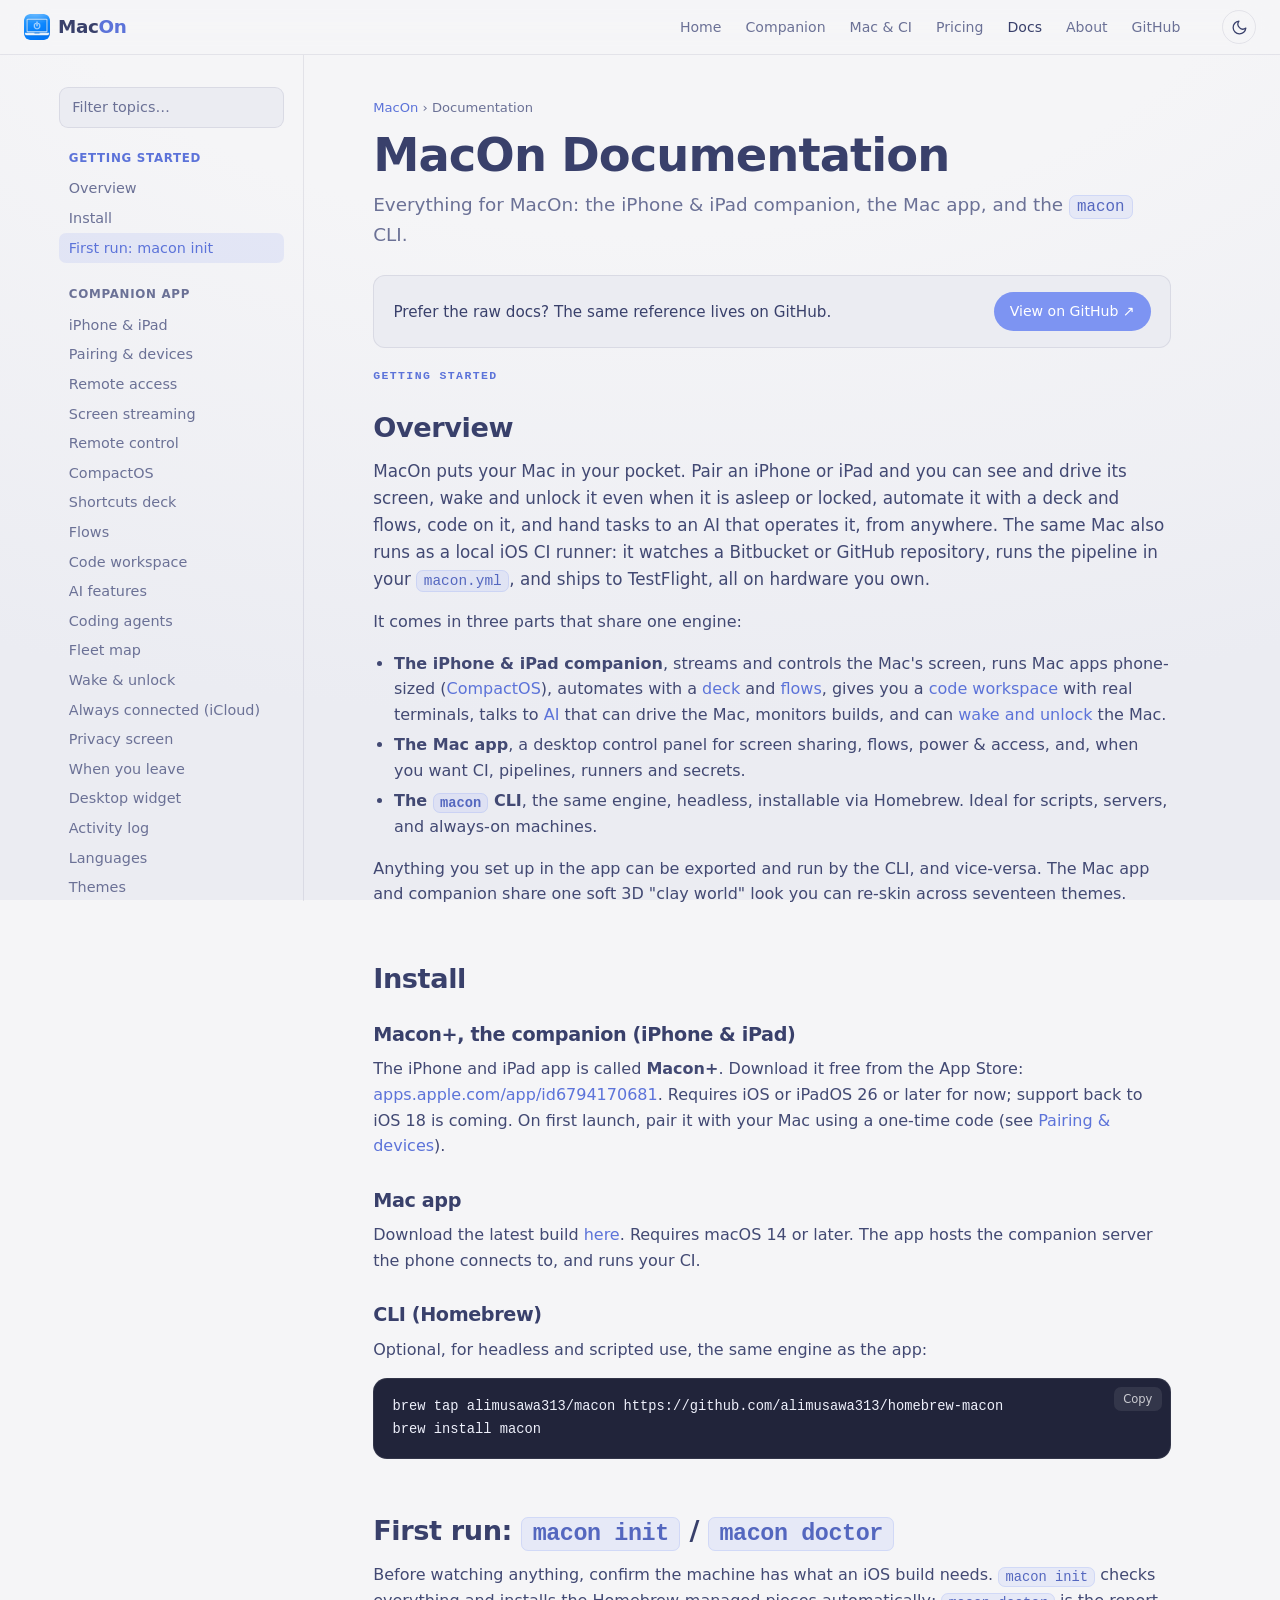
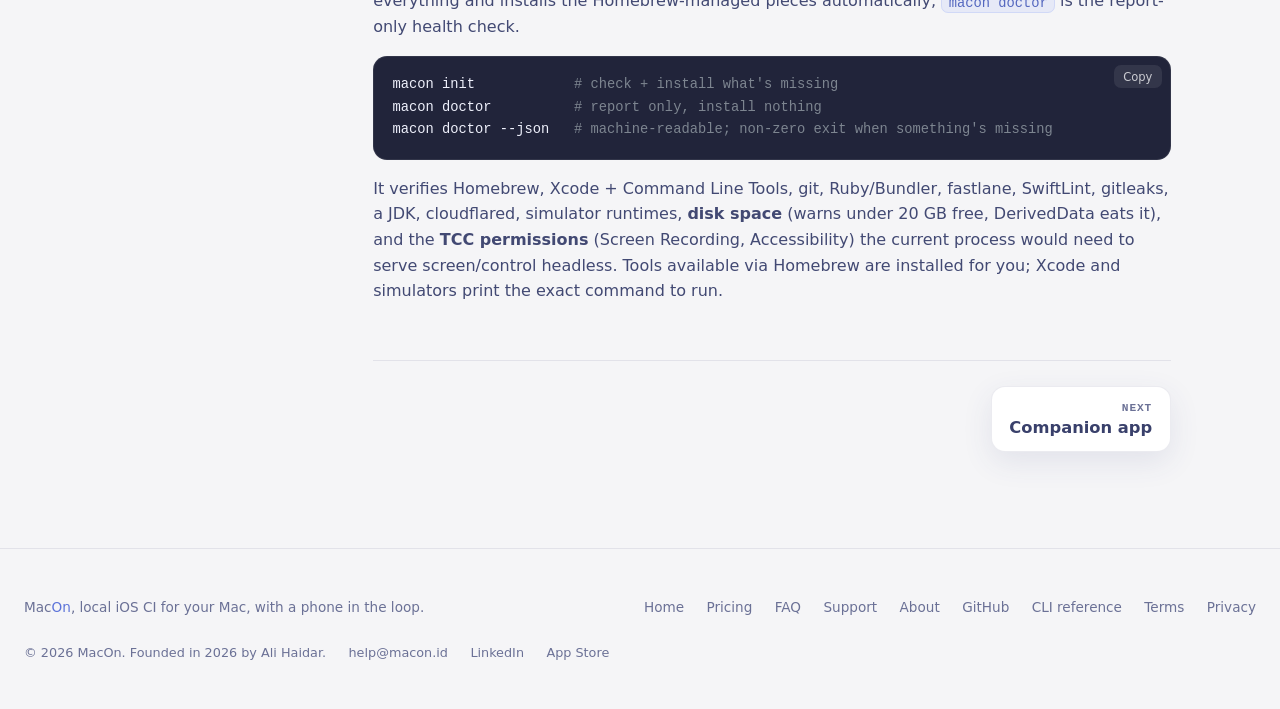
<file: docs.html>
<!DOCTYPE html>
<html lang="en" data-theme="light">
<head>
<meta charset="UTF-8">
<meta name="viewport" content="width=device-width, initial-scale=1.0">
<title>MacOn · Documentation</title>
<meta name="description" content="MacOn documentation: install the CLI and app, macon doctor, macon.yml pipelines with a test matrix, Bitbucket self-hosted runner pools, remote control from the terminal, Prometheus metrics, the iPhone/iPad companion, screen streaming, CompactOS, shortcuts deck, flows, code workspace, AI, and running MacOn as a service.">
<meta name="theme-color" content="#f5f5f7">
<link rel="canonical" href="https://macon.id/docs">
<meta property="og:type" content="website">
<meta property="og:url" content="https://macon.id/docs">
<meta property="og:title" content="MacOn · Documentation">
<meta property="og:description" content="Install, macon init, macon.yml pipelines, runner pools, the test matrix, providers, TestFlight, the companion's remote powers, and running MacOn as a service.">
<meta property="og:image" content="https://macon.id/assets/og-macon.jpg">
<meta property="og:image:width" content="1200">
<meta property="og:image:height" content="630">
<meta name="twitter:card" content="summary_large_image">
<meta name="twitter:title" content="MacOn · Documentation">
<meta name="twitter:image" content="https://macon.id/assets/og-macon.jpg">
<link rel="icon" href="/favicon.ico" sizes="any">
<link rel="icon" type="image/png" href="/favicon-192.png" sizes="192x192">
<link rel="apple-touch-icon" href="/apple-touch-icon.png">
<script>
  (function () {
    document.documentElement.classList.add('js');
    var theme = 'light';
    try {
      var saved = localStorage.getItem('macon-theme');
      theme = saved || (matchMedia('(prefers-color-scheme: dark)').matches ? 'dark' : 'light');
      document.documentElement.setAttribute('data-theme', theme);
    } catch (e) {}
    var tc = document.querySelector('meta[name="theme-color"]');
    if (tc) tc.setAttribute('content', theme === 'dark' ? '#1c1c24' : '#f5f5f7');
  })();
</script>
<link rel="stylesheet" href="css/tokens.css">
<link rel="stylesheet" href="css/base.css">
<link rel="stylesheet" href="css/nav.css">
<link rel="stylesheet" href="css/footer.css">
<link rel="stylesheet" href="css/code.css">
<link rel="stylesheet" href="css/docs.css">
<script defer src="js/theme.js"></script>
<script defer src="js/nav.js"></script>
<script defer src="js/code.js"></script>
<script defer src="js/docs.js"></script>
<script type="application/ld+json">{"@context":"https://schema.org","@type":"BreadcrumbList","itemListElement":[{"@type":"ListItem","position":1,"name":"MacOn","item":"https://macon.id/"},{"@type":"ListItem","position":2,"name":"Documentation","item":"https://macon.id/docs"}]}</script>
</head>
<body>

<nav>
  <div class="nav-inner">
    <button class="icon-btn" id="menu-btn" aria-label="Toggle menu" aria-expanded="false">
      <svg class="bars" viewBox="0 0 24 24" fill="none" stroke="currentColor" stroke-width="1.8" stroke-linecap="round"><path d="M3 6h18M3 12h18M3 18h18"/></svg>
      <svg class="x" viewBox="0 0 24 24" fill="none" stroke="currentColor" stroke-width="1.8" stroke-linecap="round"><path d="M6 6l12 12M18 6L6 18"/></svg>
    </button>
    <a href="/" class="brand"><img src="macon-icon.png" alt="" class="brand-logo"><span>Mac<span class="on">On</span></span></a>
    <div class="nav-links">
      <a href="/">Home</a>
      <a href="/companion">Companion</a>
      <a href="/mac">Mac &amp; CI</a>
      <a href="/pricing">Pricing</a>
      <a href="/docs" class="active">Docs</a>
      <a href="/about">About</a>
      <a href="https://github.com/alimusawa313/MaconKit">GitHub</a>
    </div>
    <div class="nav-tools">
      <button class="icon-btn" id="theme-toggle" aria-label="Toggle dark mode">
        <svg class="moon" viewBox="0 0 24 24" fill="none" stroke="currentColor" stroke-width="1.8" stroke-linecap="round" stroke-linejoin="round"><path d="M21 12.79A9 9 0 1 1 11.21 3 7 7 0 0 0 21 12.79z"/></svg>
        <svg class="sun" viewBox="0 0 24 24" fill="none" stroke="currentColor" stroke-width="1.8" stroke-linecap="round" stroke-linejoin="round"><circle cx="12" cy="12" r="4.5"/><path d="M12 1v2M12 21v2M4.2 4.2l1.4 1.4M18.4 18.4l1.4 1.4M1 12h2M21 12h2M4.2 19.8l1.4-1.4M18.4 5.6l1.4-1.4"/></svg>
      </button>
    </div>
  </div>
</nav>

<div class="scrim" id="scrim"></div>

<div class="shell">
  <aside class="sidebar" id="sidebar">
    <input type="text" class="doc-search" id="doc-search" placeholder="Filter topics…" aria-label="Filter documentation topics" autocomplete="off">
    <p class="side-empty" id="side-empty">No topics match.</p>
    <div class="side-group">
      <h4>Getting started</h4>
      <a href="#overview">Overview</a>
      <a href="#install">Install</a>
      <a href="#first-run">First run: macon init</a>
    </div>
    <div class="side-group">
      <h4>Companion app</h4>
      <a href="#companion">iPhone &amp; iPad</a>
      <a href="#companion-pair">Pairing &amp; devices</a>
      <a href="#companion-remote">Remote access</a>
      <a href="#companion-screen">Screen streaming</a>
      <a href="#companion-control">Remote control</a>
      <a href="#companion-compact">CompactOS</a>
      <a href="#companion-deck">Shortcuts deck</a>
      <a href="#companion-flows">Flows</a>
      <a href="#companion-code">Code workspace</a>
      <a href="#companion-ai">AI features</a>
      <a href="#companion-agents">Coding agents</a>
      <a href="#companion-fleet">Fleet map</a>
      <a href="#companion-power">Wake &amp; unlock</a>
      <a href="#companion-icloud">Always connected (iCloud)</a>
      <a href="#companion-privacy">Privacy screen</a>
      <a href="#companion-leave">When you leave</a>
      <a href="#mac-widget">Desktop widget</a>
      <a href="#mac-activity">Activity log</a>
      <a href="#languages">Languages</a>
      <a href="#companion-themes">Themes</a>
      <a href="#companion-manage">Manage pipelines</a>
    </div>
    <div class="side-group">
      <h4>Command line</h4>
      <a href="#cli-overview">CLI overview</a>
      <a href="#cli-sims">Simulators</a>
      <a href="#cli-run">Run once</a>
      <a href="#cli-watch">Watch</a>
      <a href="#cli-remote">Remote control</a>
      <a href="#cli-metrics">Prometheus metrics</a>
      <a href="#cli-config">Portable config &amp; validate</a>
      <a href="#cli-service">Run as a service</a>
    </div>
    <div class="side-group">
      <h4>Pipelines (macon.yml)</h4>
      <a href="#yml-structure">Structure</a>
      <a href="#yml-workflows">Workflows</a>
      <a href="#yml-steps">Steps</a>
      <a href="#yml-matrix">Test matrix</a>
      <a href="#yml-install">Install on your phone</a>
      <a href="#yml-triggers">Triggers</a>
      <a href="#yml-env">Built-in variables</a>
      <a href="#runner-pool">Bitbucket runner pool</a>
    </div>
    <div class="side-group">
      <h4>Connect &amp; ship</h4>
      <a href="#providers">Bitbucket &amp; GitHub</a>
      <a href="#secrets">Secrets</a>
      <a href="#testflight">TestFlight</a>
      <a href="#export">App ↔ CLI export</a>
    </div>
    <div class="side-group">
      <h4>Reference</h4>
      <a href="https://github.com/alimusawa313/MaconKit/blob/main/CLI.md">Full CLI reference ↗</a>
      <a href="https://github.com/alimusawa313/MaconKit">Source on GitHub ↗</a>
    </div>
  </aside>

  <main>
    <p class="crumb"><a href="/">MacOn</a> › Documentation</p>
    <h1>MacOn Documentation</h1>
    <p class="subtitle">Everything for MacOn: the iPhone &amp; iPad companion, the Mac app, and the <code>macon</code> CLI.</p>

    <div class="callout gh">
      <span>Prefer the raw docs? The same reference lives on GitHub.</span>
      <a class="btn-sm" href="https://github.com/alimusawa313/MaconKit">View on GitHub ↗</a>
    </div>

    <h2 id="overview">Overview</h2>
    <p class="lead">MacOn puts your Mac in your pocket. Pair an iPhone or iPad and you can see and drive its screen, wake and unlock it even when it is asleep or locked, automate it with a deck and flows, code on it, and hand tasks to an AI that operates it, from anywhere. The same Mac also runs as a local iOS CI runner: it watches a Bitbucket or GitHub repository, runs the pipeline in your <code>macon.yml</code>, and ships to TestFlight, all on hardware you own.</p>
    <p>It comes in three parts that share one engine:</p>
    <ul>
      <li><strong>The iPhone &amp; iPad companion</strong>, streams and controls the Mac's screen, runs Mac apps phone-sized (<a href="#companion-compact">CompactOS</a>), automates with a <a href="#companion-deck">deck</a> and <a href="#companion-flows">flows</a>, gives you a <a href="#companion-code">code workspace</a> with real terminals, talks to <a href="#companion-ai">AI</a> that can drive the Mac, monitors builds, and can <a href="#companion-power">wake and unlock</a> the Mac.</li>
      <li><strong>The Mac app</strong>, a desktop control panel for screen sharing, flows, power &amp; access, and, when you want CI, pipelines, runners and secrets.</li>
      <li><strong>The <code>macon</code> CLI</strong>, the same engine, headless, installable via Homebrew. Ideal for scripts, servers, and always-on machines.</li>
    </ul>
    <p>Anything you set up in the app can be exported and run by the CLI, and vice-versa. The Mac app and companion share one soft 3D "clay world" look you can re-skin across seventeen themes.</p>

    <h2 id="install">Install</h2>
    <h3>Macon+, the companion (iPhone &amp; iPad)</h3>
    <p>The iPhone and iPad app is called <strong>Macon+</strong>. Download it free from the App Store: <a href="https://apps.apple.com/app/id6794170681">apps.apple.com/app/id6794170681</a>. Requires iOS or iPadOS 26 or later for now; support back to iOS 18 is coming. On first launch, pair it with your Mac using a one-time code (see <a href="#companion-pair">Pairing &amp; devices</a>).</p>
    <h3>Mac app</h3>
    <p>Download the latest build <a href="/downloads/MacOn.dmg">here</a>. Requires macOS 14 or later. The app hosts the companion server the phone connects to, and runs your CI.</p>
    <h3>CLI (Homebrew)</h3>
    <p>Optional, for headless and scripted use, the same engine as the app:</p>
    <div class="codeblock"><button class="copy">Copy</button>brew tap alimusawa313/macon https://github.com/alimusawa313/homebrew-macon
brew install macon</div>

    <h2 id="first-run">First run: <code>macon init</code> / <code>macon doctor</code></h2>
    <p>Before watching anything, confirm the machine has what an iOS build needs. <code>macon init</code> checks everything and installs the Homebrew-managed pieces automatically; <code>macon doctor</code> is the report-only health check.</p>
    <div class="codeblock"><button class="copy">Copy</button>macon init            <span class="c"># check + install what's missing</span>
macon doctor          <span class="c"># report only, install nothing</span>
macon doctor --json   <span class="c"># machine-readable; non-zero exit when something's missing</span></div>
    <p>It verifies Homebrew, Xcode + Command Line Tools, git, Ruby/Bundler, fastlane, SwiftLint, gitleaks, a JDK, cloudflared, simulator runtimes, <strong>disk space</strong> (warns under 20&nbsp;GB free, DerivedData eats it), and the <strong>TCC permissions</strong> (Screen Recording, Accessibility) the current process would need to serve screen/control headless. Tools available via Homebrew are installed for you; Xcode and simulators print the exact command to run.</p>

    <h2 id="cli-overview">CLI overview</h2>
    <div class="table-wrap"><table>
      <thead><tr><th>Command</th><th>What it does</th></tr></thead>
      <tbody>
        <tr><td><code>macon doctor | init [--check]</code></td><td>Check toolchain, permissions, cloudflared, disk; init installs what's missing.</td></tr>
        <tr><td><code>macon sims …</code></td><td>List / install simulator runtimes &amp; devices.</td></tr>
        <tr><td><code>macon lint [path]</code></td><td>Validate and summarize a <code>macon.yml</code>.</td></tr>
        <tr><td><code>macon run …</code></td><td>Run one workflow once, then exit.</td></tr>
        <tr><td><code>macon watch …</code></td><td>Watch a repo and build new commits (until Ctrl-C).</td></tr>
        <tr><td><code>macon status | logs | trigger | cancel</code></td><td><a href="#cli-remote">Remote-control</a> a running runner from the terminal.</td></tr>
        <tr><td><code>macon pair --host H --code C</code></td><td>Pair this CLI with a remote runner (local pairs itself).</td></tr>
        <tr><td><code>macon metrics</code></td><td>Print the runner's <a href="#cli-metrics">Prometheus metrics</a>.</td></tr>
        <tr><td><code>macon config &lt;init|validate&gt;</code></td><td>Scaffold / <a href="#cli-config">check the portable config</a>.</td></tr>
        <tr><td><code>macon validate [path]</code></td><td>Validate a <code>macon.yml</code> or an export file (by extension).</td></tr>
        <tr><td><code>macon service …</code> / <code>install-service</code></td><td>Run a watch as a background launchd service.</td></tr>
        <tr><td><code>macon companion …</code></td><td>Manage companion-app (iPhone/iPad) pairings.</td></tr>
        <tr><td><code>macon pipelines [file]</code></td><td>List pipelines in an app export file.</td></tr>
        <tr><td><code>macon completions &lt;zsh|bash&gt;</code></td><td>Print shell completions.</td></tr>
      </tbody>
    </table></div>

    <h2 id="cli-sims">Simulators</h2>
    <p>Inspect and manage the simulators your test matrix targets, for iOS, watchOS, tvOS, and visionOS (macOS builds run natively, no simulator).</p>
    <div class="codeblock"><button class="copy">Copy</button>macon sims                          <span class="c"># list runtimes + device types</span>
macon sims install 18.1             <span class="c"># iOS runtime (bare version ⇒ iOS)</span>
macon sims install watchOS 11.2     <span class="c"># any platform + version</span>
macon sims create "iPhone 16" 18.1  <span class="c"># create a specific device</span></div>
    <p>Use <code>macon sims</code> to find the exact <code>device</code> and <code>os</code> values for a <a href="#yml-matrix">test matrix</a>.</p>

    <h2 id="cli-run">Run once</h2>
    <p>Run a single workflow in a checkout and exit with its status code, perfect for a git hook, cron, or another CI.</p>
    <div class="codeblock"><button class="copy">Copy</button>macon run --workflow test               <span class="c"># in the current directory</span>
macon run --workflow beta ~/src/planpal <span class="c"># in a given repo</span>

<span class="c"># secrets come from the shell environment</span>
ASC_KEY_ID=… ASC_ISSUER_ID=… ASC_KEY_CONTENT=… macon run --workflow beta</div>

    <h2 id="cli-watch">Watch</h2>
    <p>Continuously build new commits (or pull requests). Runs until you stop it.</p>
    <div class="codeblock"><button class="copy">Copy</button><span class="c"># poll a branch on Bitbucket</span>
macon watch --workspace acme --repo app --branch main

<span class="c"># open PRs on GitHub, instant via webhook</span>
macon watch --provider github --workspace org --repo app \
  --prs --webhook --port 8787 --webhook-secret "$SECRET"

<span class="c"># everything you set up in the app</span>
macon watch --config macon-export.json</div>
    <h3>Options</h3>
    <div class="table-wrap"><table>
      <thead><tr><th>Flag</th><th>Meaning</th></tr></thead>
      <tbody>
        <tr><td><code>--provider bitbucket|github</code></td><td>Git host (default bitbucket). GitHub: workspace = owner/org.</td></tr>
        <tr><td><code>--branch B</code> / <code>--prs</code></td><td>Watch a branch, or open PRs (<code>--pr-target</code> to filter).</td></tr>
        <tr><td><code>--webhook [--port N]</code></td><td>Push mode, build the instant the host calls you.</td></tr>
        <tr><td><code>--webhook-secret S</code></td><td>Require a secret (GitHub HMAC, or in the URL path).</td></tr>
        <tr><td><code>--every SECS</code></td><td>Poll interval for polling mode (default 30).</td></tr>
        <tr><td><code>--timeout MINS</code></td><td>Cancel a build that runs longer than this.</td></tr>
        <tr><td><code>--workflow N</code> / <code>--file</code></td><td>Which workflow / which pipeline file.</td></tr>
        <tr><td><code>--no-status</code></td><td>Don't post build status back to the host.</td></tr>
        <tr><td><code>--companion [--companion-port N]</code></td><td>Serve the <a href="#companion">iPhone/iPad app</a> (default port 8899).</td></tr>
      </tbody>
    </table></div>

    <h2 id="cli-remote">Remote control, <code>status</code> · <code>logs</code> · <code>trigger</code> · <code>cancel</code></h2>
    <p>Drive a <strong>running</strong> runner from the terminal, the desktop app's companion server, or a headless <code>macon watch --companion</code>, local or across the network. Full control without the GUI.</p>
    <div class="codeblock"><button class="copy">Copy</button>macon status                      <span class="c"># pipelines + builds (add --json for scripts)</span>
macon logs                        <span class="c"># log of the live (or newest) build</span>
macon logs "My App" --follow      <span class="c"># tail until it finishes; exit 0/1 by result</span>
macon trigger "My App" --follow   <span class="c"># build the current head now, wait for the verdict</span>
macon cancel                      <span class="c"># stop whatever is running</span></div>
    <p><strong>Auth</strong> is the same device token a paired iPhone uses. Against a <strong>local</strong> runner there's nothing to do, the CLI pairs itself through the shared on-disk pairing store and keeps the token in your Keychain. Against a <strong>remote</strong> runner (tunnel, EC2 Mac), pair once with the code the runner prints:</p>
    <div class="codeblock"><button class="copy">Copy</button>macon pair --host name.trycloudflare.com --code K7QP-2M9X-4RTD
macon status --host name.trycloudflare.com</div>
    <p>Pipelines match by name, id, or unique prefix. <code>--follow</code> exits <code>0</code>/<code>1</code> by the build's result, so <code>macon trigger app --follow</code> drops straight into another CI as a gate. <code>--json</code> (on <code>status</code>, <code>doctor</code>, <code>config validate</code>) makes everything scriptable.</p>

    <h2 id="cli-metrics">Prometheus metrics</h2>
    <p>Every runner serves <code>GET /metrics</code>, Prometheus text exposition, behind the same bearer token: <code>macon_up</code>, pipeline/watching/building gauges, per-pipeline build totals by result, and last-build duration. <code>macon metrics</code> prints it; point a scraper at it for dashboards:</p>
    <div class="codeblock"><button class="copy">Copy</button><span class="c"># prometheus.yml</span>
scrape_configs:
  - job_name: macon
    static_configs: [{ targets: ["mac-mini.local:8899"] }]
    authorization: { credentials: "&lt;device token&gt;" }</div>

    <h2 id="cli-config">Portable config &amp; validate</h2>
    <p>Scaffold and sanity-check the <code>macon-export.json</code> the CLI runs from, without opening the app.</p>
    <div class="codeblock"><button class="copy">Copy</button>macon config init                  <span class="c"># write a starter macon-export.json</span>
macon config validate [path]       <span class="c"># field checks; exit 1 on errors (--json)</span>
macon validate &lt;path&gt;              <span class="c"># .json → export checks, else lints a macon.yml</span></div>
    <p><code>validate</code> catches empty workspace/repo/branch, duplicate webhook ports, missing provider credentials, and secrets that are in neither the file nor the environment, warnings for the soft stuff, errors for what would break a watch.</p>

    <h2 id="cli-service">Run as a service</h2>
    <p>Install a watch as a <code>launchd</code> agent so it starts at login and restarts on crash, the way to run MacOn unattended on a dedicated or cloud (EC2) Mac. <code>macon install-service</code> is the one-line alias.</p>
    <div class="codeblock"><button class="copy">Copy</button>macon install-service --config ~/macon-export.json --companion
macon service install --provider github --workspace org --repo app --webhook --label ci

macon service status   [--label NAME]
macon service uninstall [--label NAME]</div>
    <p>Credentials present in your shell at install time (<code>BITBUCKET_*</code>, <code>GITHUB_TOKEN</code>, <code>ASC_*</code>, <code>SLACK_URL</code>) are copied into the agent. Logs go to <code>~/Library/Logs/macon/&lt;label&gt;.log</code>.</p>

    <h2 id="yml-structure">macon.yml, structure</h2>
    <p>A pipeline lives in your repo as <code>macon.yml</code>. It's Bitrise-style: named workflows composed with <code>before_run</code>/<code>after_run</code>, triggers that route branches/PRs to workflows, environment variables, and conditional or always-run steps.</p>
    <div class="codeblock"><button class="copy">Copy</button>name: PlanPal iOS CI

workflows:
  _setup:
    steps:
      - { name: Gems, script: bundle install }
      - { name: SwiftLint, script: swiftlint lint --strict }
  test:
    before_run: [_setup]
    steps:
      - name: UI Tests
        script: bundle exec fastlane test
  beta:
    before_run: [test]
    steps:
      - { name: TestFlight, script: bundle exec fastlane beta }

triggers:
  - { pull_request: "*", workflow: test }
  - { branch: main,      workflow: beta }</div>

    <h2 id="yml-workflows">Workflows</h2>
    <p>Each workflow is a named list of steps. Compose them so shared setup runs once:</p>
    <ul>
      <li><code>before_run: [_setup]</code>, run these workflows' steps first.</li>
      <li><code>after_run: [_notify]</code>, run these afterward (e.g. Slack).</li>
      <li><code>env:</code>, variables scoped to the workflow.</li>
    </ul>
    <p>Pick which workflow runs with <code>--workflow</code>, or leave it to the <a href="#yml-triggers">triggers</a>.</p>

    <h2 id="yml-steps">Steps</h2>
    <p>A step is a name and a shell <code>script</code>. Each becomes its own timed section in the app's log.</p>
    <div class="table-wrap"><table>
      <thead><tr><th>Field</th><th>Meaning</th></tr></thead>
      <tbody>
        <tr><td><code>name</code></td><td>Shown in logs.</td></tr>
        <tr><td><code>script</code></td><td>Shell to run (zsh, in the checkout).</td></tr>
        <tr><td><code>run_if</code></td><td>Only run if this condition exits 0. e.g. <code>'[ -n "$MACON_PR_ID" ]'</code></td></tr>
        <tr><td><code>always_run</code></td><td><code>true</code> to run even if an earlier step failed.</td></tr>
        <tr><td><code>matrix</code></td><td>Fan the step out over combinations, see below.</td></tr>
      </tbody>
    </table></div>

    <h2 id="yml-matrix">Test matrix</h2>
    <p>Fan a step out across every combination of values, ideal for UI-testing on multiple devices and OS versions. Each run gets <code>MACON_MATRIX_&lt;KEY&gt;</code> in its environment. All combinations run; the step fails if any of them fails.</p>
    <div class="codeblock"><button class="copy">Copy</button>- name: UI Tests
  matrix:
    device: ["iPhone 17 Pro", "iPad Air 11-inch (M4)"]
    os: ["26.4", "26.5"]          <span class="c"># → 4 runs</span>
  script: bundle exec fastlane test device:"$MACON_MATRIX_DEVICE" os:"$MACON_MATRIX_OS"</div>
    <p>Combinations run sequentially so simulators don't contend. Match the values to installed runtimes (<code>macon sims</code>).</p>

    <h2 id="yml-install">Install on your phone</h2>
    <p>A step can end with the app it built on a real iPhone or iPad, no TestFlight round trip. Add <code>install:</code> next to the <code>script:</code>; after the script exits 0 the runner finds the <code>.app</code>, installs it with Xcode's <code>devicectl</code> over USB or Wi‑Fi, and launches it.</p>
    <div class="codeblock"><button class="copy">Copy</button>- name: Build for my iPhone
  script: xcodebuild -scheme App -configuration Debug -destination 'generic/platform=iOS' -derivedDataPath build build
  install: build/Build/Products/Debug-iphoneos/*.app       <span class="c"># short form: newest match wins</span>
- name: Same, but explicit
  script: …
  install:
    app: build/Build/Products/Debug-iphoneos/*.app
    device: "Ali’s iPhone"     <span class="c"># a name from `macon devices`; default: MACON_INSTALL_DEVICE, else the one connected phone</span>
    launch: false</div>
    <p>It needs what Xcode's Run button needs: the device paired with Xcode once, Developer Mode on, and a development signature that lists it. Every app a run installed stays with the run, so the companion's build page has an <strong>Install</strong> button that puts it on that phone, or any other paired one, again.</p>

    <h2 id="yml-triggers">Triggers</h2>
    <p>Route branches and pull requests to workflows (like Bitrise's trigger map). When a pipeline's workflow field is blank, MacOn matches here.</p>
    <div class="codeblock"><button class="copy">Copy</button>triggers:
  - { pull_request: "*",  workflow: test }   <span class="c"># any PR</span>
  - { branch: main,       workflow: beta }
  - { branch: "dev-*",    workflow: test }   <span class="c"># globs supported</span></div>

    <h2 id="yml-env">Built-in variables</h2>
    <p>Every step runs with these set:</p>
    <div class="table-wrap"><table>
      <thead><tr><th>Variable</th><th>Value</th></tr></thead>
      <tbody>
        <tr><td><code>MACON_COMMIT</code>, <code>MACON_COMMIT_SHORT</code></td><td>The commit being built.</td></tr>
        <tr><td><code>MACON_BRANCH</code></td><td>Branch (or PR source branch).</td></tr>
        <tr><td><code>MACON_REPO</code></td><td><code>workspace/repo</code>.</td></tr>
        <tr><td><code>MACON_WORKFLOW</code></td><td>The running workflow's name.</td></tr>
        <tr><td><code>MACON_BUILD_NUMBER</code></td><td>Incrementing build count.</td></tr>
        <tr><td><code>MACON_PR_ID</code>, <code>MACON_PR_TITLE</code>, …</td><td>Set on pull-request builds.</td></tr>
        <tr><td><code>MACON_MATRIX_*</code></td><td>Set inside a matrix step.</td></tr>
      </tbody>
    </table></div>
    <p>Provider-native variables (<code>BITBUCKET_*</code> or <code>GITHUB_*</code>) are also injected so tools like Danger work.</p>

    <h2 id="runner-pool">The second mode: a Bitbucket runner pool</h2>
    <p>Prefer to keep your existing <code>bitbucket-pipelines.yml</code> and let Bitbucket stay the brain? MacOn's other CI mode hosts a pool of <strong>Bitbucket self-hosted runners</strong> on your Mac. Bitbucket parses the YAML, schedules jobs, shows logs and gates PRs, your Mac just does the building.</p>
    <ul>
      <li>Tag steps with <code>runs-on: [self.hosted, macos]</code> to route them to your machine.</li>
      <li>Run <strong>multiple runners</strong> side by side; each gets its own working directory so checkouts never collide.</li>
      <li>Per-runner live log and status, <strong>Start/Stop</strong> controls, and <strong>Start All / Stop All</strong> from Settings or the menu-bar icon.</li>
      <li>Self-cleaning: stopping a runner empties its working directory; shared cache cleanup (DerivedData, SwiftPM, Archives, stale simulators) runs only when every runner is idle.</li>
      <li>Runners poll <em>outbound</em> to Bitbucket, nothing inbound to expose, so it works behind any NAT.</li>
    </ul>
    <p>Both modes run happily at once: macon.yml pipelines for your own repos, a runner pool for the team's Bitbucket workspace.</p>

    <h2 id="providers">Bitbucket &amp; GitHub</h2>
    <p>A pipeline watches one host. Set credentials once (in the app's Settings, or via environment for the CLI).</p>
    <div class="table-wrap"><table>
      <thead><tr><th>Provider</th><th>Auth</th><th>Environment</th></tr></thead>
      <tbody>
        <tr><td>Bitbucket</td><td>Email + API token</td><td><code>BITBUCKET_EMAIL</code>, <code>BITBUCKET_API_TOKEN</code></td></tr>
        <tr><td>GitHub</td><td>Personal Access Token</td><td><code>GITHUB_TOKEN</code></td></tr>
      </tbody>
    </table></div>
    <p>The GitHub token needs repo access, classic <code>repo</code> scope, or fine-grained with Contents + Commit statuses + Pull requests.</p>

    <h2 id="secrets">Secrets</h2>
    <p>Secrets your pipeline needs (<code>ASC_KEY_ID</code>, <code>ASC_ISSUER_ID</code>, <code>ASC_KEY_CONTENT</code>, <code>SLACK_URL</code>, …) are injected into every step. In the app they're stored in the macOS Keychain, never in the repo. For the CLI they come from the inherited shell environment, unless you exported the config <em>with</em> secrets.</p>

    <h2 id="testflight">Shipping to TestFlight</h2>
    <p>MacOn runs your fastlane lanes, so shipping is a normal <code>beta</code> lane with automatic signing and an App Store Connect API key.</p>
    <ol>
      <li>Create an API key in App Store Connect → Users and Access → Integrations. Download the <code>.p8</code> once.</li>
      <li>Provide it as three secrets: <code>ASC_KEY_ID</code>, <code>ASC_ISSUER_ID</code>, and <code>ASC_KEY_CONTENT</code> (the <code>.p8</code>, base64-encoded).</li>
      <li>Route <code>main</code> to a workflow that runs <code>fastlane beta</code>.</li>
    </ol>
    <div class="codeblock"><button class="copy">Copy</button><span class="c"># base64 of the .p8, straight to your clipboard</span>
base64 -i ~/Downloads/AuthKey_XXXX.p8 | pbcopy</div>

    <h2 id="export">App ↔ CLI export</h2>
    <p>Set everything up visually in the app, then run it headless. In the app: <strong>Settings → Export Configuration…</strong> writes a <code>macon-export.json</code> (optionally including secrets). Then:</p>
    <div class="codeblock"><button class="copy">Copy</button>macon pipelines macon-export.json          <span class="c"># see what's inside</span>
macon watch --config macon-export.json     <span class="c"># run them all</span>
macon service install --config macon-export.json  <span class="c"># …as a service</span></div>
    <p>Exported without secrets, the file is config-only and safe to commit; supply token/secret values via the environment. Exported with secrets, it's self-contained, keep it private. The app's <strong>Import…</strong> loads a file back, so it also moves a setup between machines.</p>

    <h2 id="companion">Macon+, the companion app (iPhone &amp; iPad)</h2>
    <p>The <a href="/companion">companion app</a>, called <strong>Macon+</strong> on the App Store, turns your phone or iPad into a remote for the runner: a <strong>home hub</strong> with your pipelines, live build logs, screen streaming, remote control, a Stream Deck-style shortcuts board, a flows canvas, a code workspace, and AI, handy when the runner is a Mac in another room or a headless cloud instance. Add <code>--companion</code> to any watch to serve it:</p>
    <div class="codeblock"><button class="copy">Copy</button>macon watch --workspace acme --repo app --branch main --companion
macon watch --config macon-export.json --companion    <span class="c"># with your app setup</span></div>
    <p>Builds show as a <strong>structured step timeline</strong>, each step with its own status, duration, and expandable output (parsed the same way the desktop app does it), with the raw log one tap away. <strong>Re-run</strong> and <strong>Cancel</strong> sit right in the build view and on a long-press of any run.</p>
    <p>Prefer the desktop app? Flip it on in <strong>Settings → Companion app</strong>, then <strong>Pair a device</strong> shows the address, code, and a QR to scan. Pairings are shared with the CLI, so a device works with either.</p>
    <div class="callout gh">
      <span>The app is a separate open-source project, pair it once and it reconnects on its own.</span>
      <a class="btn-sm" href="https://apps.apple.com/app/id6794170681">Get Macon+ on the App Store ↗</a>
    </div>

    <h2 id="companion-pair">Pairing &amp; devices</h2>
    <p>On start, the companion server prints a one-time <strong>address</strong> and <strong>code</strong>. In the app, tap <em>Add runner</em> and enter them (or scan the QR), the code is exchanged for a long-lived device token stored in the iOS Keychain, so you only pair once. Codes are single-use, expire (15 min by default), and are rate-limited.</p>
    <div class="codeblock"><button class="copy">Copy</button>┌─ Pair the MacOn companion app ──────────────────────
│  Address:  alis-mac.local:8899
│  Code:     K7QP-2M9X-4RTD   ·  valid 15 min, one device
└──────────────────────────────────────────────────────</div>
    <p><strong>Headless or cloud (EC2) Macs</strong> have no screen to read, the code prints to the log, so grab it over SSH. Expose the port through a <code>cloudflared</code> tunnel and point the app at the tunnel host (the app talks HTTPS/WSS):</p>
    <div class="codeblock"><button class="copy">Copy</button>cloudflared tunnel --url http://localhost:8899   <span class="c"># → https://&lt;name&gt;.trycloudflare.com</span></div>
    <p>Manage paired devices from the CLI, file-based, so it works even with no server running:</p>
    <div class="codeblock"><button class="copy">Copy</button>macon companion devices           <span class="c"># list paired iPhones/iPads</span>
macon companion revoke &lt;prefix&gt;    <span class="c"># revoke one (token prefix from `devices`)</span>
macon companion revoke-all        <span class="c"># revoke everything</span></div>

    <h2 id="companion-remote">Remote access, from anywhere</h2>
    <p>By default the companion talks to the Mac over your <strong>local network</strong>. To reach it from cellular or another network, the desktop app can open a free <strong>internet tunnel</strong> for you: <strong>Settings → Companion app → Remote access</strong>. It runs <a href="https://developers.cloudflare.com/cloudflare-one/connections/connect-networks/do-more-with-tunnels/trycloudflare/"><code>cloudflared</code></a> (a one-time <code>brew install cloudflared</code>) and shows a public <code>https://…trycloudflare.com</code> address, paste that into the app instead of the LAN address.</p>
    <ul>
      <li><strong>Security is unchanged.</strong> The URL alone grants nothing: pairing still needs a one-time code, every other request a device token, and TLS is terminated by Cloudflare.</li>
      <li><strong>The address rotates</strong> each time the tunnel restarts. On the device, <em>⋯ → Change Address</em> repoints it, your pairing stays valid, no re-pairing. Or turn on <a href="#companion-icloud">iCloud sync</a> and it follows automatically.</li>
      <li>On a headless/EC2 Mac, run the tunnel yourself and point the app at it: <code>cloudflared tunnel --url http://localhost:8899</code>.</li>
    </ul>

    <h2 id="companion-manage">Manage pipelines from the device</h2>
    <p>The Pipelines screen isn't just a viewer. Each pipeline card has a <strong>watch toggle</strong> (start/stop the runner's watcher) and a long-press menu with <strong>Run Now</strong>, <strong>Edit</strong>, and <strong>Delete</strong>. The <strong>+</strong> button adds a new pipeline with the full editor, name, provider, workspace, <strong>repository and branch picked from searchable dropdowns</strong> (listed through the Mac's saved credentials; tokens never leave the Mac), watch mode, polling/webhook trigger, pipeline file, and fallback build command.</p>
    <ul>
      <li>Against the <strong>desktop app's</strong> server, everything works, add, edit, delete, watch, run.</li>
      <li>Against a <strong>headless CLI</strong> runner, the config is fixed: watch toggles and Run Now work, editing hides itself.</li>
    </ul>

    <h2 id="companion-screen">Screen streaming</h2>
    <p>Beyond builds and logs, a paired device can <strong>watch the Mac's screen live</strong>, handy for eyeballing a simulator during UI tests, or driving a Mac in another room. Tap the <strong>display</strong> icon on the dashboard. The Mac captures with ScreenCaptureKit and hardware-encodes <strong>H.264</strong> (VideoToolbox); the iPhone/iPad decodes in hardware and displays it. Capture runs only while someone is watching.</p>
    <ul>
      <li>Enabled by the <strong>“Let paired devices view this screen”</strong> toggle (Settings → Companion app). macOS asks for <strong>Screen Recording</strong> permission the first time.</li>
      <li><strong>Adaptive quality:</strong> the stream measures what the link can carry and adjusts bitrate on the fly, smoother over Wi-Fi and tunnels, without a fixed ceiling.</li>
      <li>Pick a <strong>resolution</strong> (360p · 480p · 720p · 1080p · 1440p · Full) and <strong>frame rate</strong> (30 / 60 / 120 fps) from the Touch Bar, drop resolution on a weak or remote link, raise it on a fast LAN. 120 fps needs a ProMotion Mac and iPad.</li>
      <li>Best on the LAN; usable remotely through the tunnel (higher latency). A headless/cloud Mac has no display to capture unless a virtual display is configured.</li>
    </ul>

    <h2 id="companion-control">Remote control</h2>
    <p>While viewing the screen, turn on <strong>Control the Mac</strong> from the Touch Bar to drive it from the iPad. Two ways to move the cursor:</p>
    <ul>
      <li><strong>Touchscreen</strong> (default), tap the screen where you want to click; drag to move, long-press to right-click, two fingers to scroll.</li>
      <li><strong>Virtual trackpad</strong>, a movable, translucent pad that moves the cursor <em>relatively</em>, like a laptop trackpad: drag to move, tap to click, two fingers to scroll or pinch-to-zoom. Adjustable opacity, sensitivity, and size.</li>
    </ul>
    <p>A <strong>Sidecar-style Touch Bar</strong> sits under the screen; swipe it left/right between pages. Page one: <em>esc</em>, switch spaces (◂ ▸), Mission Control, right-click, trackpad, keyboard, plus the resolution and fps pickers. Page two: the sticky <strong>⌘ ⌥ ⌃ ⇧</strong> modifier keys plus Undo, Spotlight, App switch, and Dock. Page three: media keys and a volume slider. Tap a modifier to arm it, then tap or type, e.g. <strong>⌘</strong> then <em>C</em> sends ⌘C, or <strong>⌘</strong> then a tap sends a ⌘-click. A hardware keyboard passes straight through.</p>
    <ul>
      <li>Off by default and gated on the Mac by <strong>“Let paired devices control this Mac”</strong> (Settings → Companion app). macOS also requires <strong>Accessibility</strong> permission before MacOn can move the cursor or type.</li>
      <li>Only paired devices (holding a valid token) can connect, but treat control access like handing someone your keyboard.</li>
    </ul>

    <h2 id="companion-compact">CompactOS, Mac apps, phone-sized</h2>
    <p><strong>CompactOS</strong> makes a Mac app usable from your phone as if it were a native one. Open the CompactOS tab and you get a grid of the Mac's installed apps and open windows. Tap one and the Mac launches or focuses it, <strong>resizes that window to your device's screen</strong> (a fullscreen app becomes windowed first), and streams just that window, so the text is big and readable instead of a shrunk-down whole desktop.</p>
    <ul>
      <li><strong>Direct touch</strong>: a tap is a click where you touch; a one-finger drag scrolls; long-press is right-click. The keyboard types straight into the app.</li>
      <li><strong>Fits your orientation</strong>: rotate to portrait and the Mac window refits to fill it; raise the keyboard and the window shrinks so nothing hides underneath, the whole window always stays visible.</li>
      <li><strong>Window switcher</strong>: jump between any of the Mac's open windows without leaving the session.</li>
      <li><strong>Privacy by default</strong>: starting a CompactOS session raises the Mac's privacy curtain automatically, and the opened window is forced to the front so your taps always land on it.</li>
    </ul>
    <p>It needs <em>“Let paired devices control this Mac”</em> enabled on the Mac (Accessibility permission).</p>

    <h2 id="companion-deck">Shortcuts deck (Stream Deck)</h2>
    <p>The <strong>Shortcuts</strong> board turns the iPad into a Stream Deck for the Mac: a grid of Liquid Glass keys that <strong>launch Mac apps</strong> (with their real icons, fetched from the Mac), <strong>fire keyboard shortcuts</strong> (⌘⌥⌃⇧ + key), or run a <strong>sequence</strong>, a chain of steps like <em>open Chrome → wait → type a URL → Return</em>.</p>
    <ul>
      <li>Keys are fully customizable: label, SF Symbol or <strong>emoji</strong>, preset or <strong>custom color</strong>.</li>
      <li><strong>Edit mode</strong> adds, edits, and <strong>drag-rearranges</strong> keys; a <strong>Fill screen</strong> option stretches them into an even grid (4 keys → a 2×2 board).</li>
      <li><strong>Describe a key instead:</strong> the AI composer takes “open Xcode and run my tests”, typed or dictated, and generates the key (icon, label, color, action), validated against the Mac's real app list before it's added.</li>
      <li>Requires <em>“Let paired devices control this Mac”</em> on the Mac, the same gate as remote control.</li>
    </ul>

    <h2 id="companion-flows">Flows, visual automations</h2>
    <p><strong>Flows</strong> are block-graph automations you draw on the device and run on the Mac. Blocks snap onto a pannable, zoomable canvas and wire together with ropes that <em>physically sag and swing</em> (a verlet simulation); data flows along the wires from block to block.</p>
    <ul>
      <li><strong>Block catalog:</strong> triggers, shell scripts, text tools, files, JSON, HTTP requests, PDF text extraction, clipboard, screenshots, logic (if/else, loops, variables), and AI blocks that call <a href="#companion-ai">your configured providers</a> or local Ollama models.</li>
      <li><strong>Execution on the Mac:</strong> blocks run in dependency order; branches skip untaken paths; loops iterate their downstream. Watch each block light up live, then inspect its output, error, and duration in the <strong>run history</strong>.</li>
      <li><strong>AI composer:</strong> describe an automation, typed or dictated, like “every morning at 8, fetch Hacker News, summarize it, speak it”, and the composer wires a validated graph for you to preview and save.</li>
      <li><strong>Gated on the Mac:</strong> flows execute real commands, so they're off until you enable <strong>Settings → Companion app → Allow Flows</strong>.</li>
    </ul>

    <h2 id="companion-code">Code workspace, editor, terminals, Xcode</h2>
    <p>The <strong>workspace</strong> is a mini IDE pointed at a folder on your Mac: a collapsible <strong>file explorer</strong>, a <strong>tabbed editor</strong> (type locally with zero latency; Save syncs the file back), and a side-by-side <strong>code assistant</strong> that reads the open file as context, @-mention other files to fold them in. Assistant models: Claude with your key, or local Ollama.</p>
    <ul>
      <li><strong>Real terminals:</strong> multiple tabs, each an independent zsh PTY at the workspace root, ANSI colors, a key row for Ctrl-C/Tab/arrows, and scrollback that survives closing the panel.</li>
      <li><strong>Xcode integration:</strong> the workspace detects projects, lists schemes, and runs build / test / clean straight into a terminal tab.</li>
      <li><strong>Fix-the-pipeline loop:</strong> open <code>macon.yml</code>, edit, save, re-run the build, without touching the Mac.</li>
    </ul>

    <h2 id="companion-ai">AI features, chat, voice, and the agent</h2>
    <p>Every AI feature is optional and <strong>bring-your-own</strong>: Anthropic Claude, OpenAI, Google Gemini, any OpenAI-compatible endpoint, or fully local models via <strong>Ollama running on the Mac</strong>. Keys are stored in the Mac's Keychain and never sync to the phone.</p>
    <ul>
      <li><strong>AI chat:</strong> talk to the Mac's local Ollama models, private, on-device inference. Attach images (vision models) or PDFs/text files; conversations persist across launches.</li>
      <li><strong>Voice chat:</strong> speak, and the AI answers out loud, with a natural Piper voice if installed on the Mac, or the device voice otherwise. Hands-free mode re-opens the mic after each reply; talking over the AI cancels it and listens again.</li>
      <li><strong>The agent:</strong> give it a task and it drives the Mac, reading the accessibility tree and screen snapshots, planning steps, clicking, typing, and launching apps. A <strong>supervised mode</strong> pauses for your approval before each step, shown over the live screen so you watch it work. With Playwright installed (<code>macon init</code> offers it), it automates a real browser too.</li>
    </ul>

    <h2 id="companion-agents">Coding agents on your phone</h2>
    <p>Claude Code and Codex running in a terminal on the Mac show up in the companion under <strong>Code → Agents</strong>, each with what it is doing right now. Tap one for its story: what you asked, each tool it ran and what came back, the permission it wanted and who answered, what it said when it finished.</p>
    <ul>
      <li><strong>One switch, no install.</strong> The Mac app carries its own <code>macon</code>; <strong>Settings → Devices → Let paired devices answer coding agent prompts</strong> wires Claude Code (and Codex, if present) up, repairs the hooks if the app moves, and removes them when switched off.</li>
      <li><strong>Prompts follow you.</strong> When an agent wants permission while nobody is at the Mac (keyboard quiet a minute, screen locked or asleep, or a device watching the screen), the phone gets a push with <strong>Allow</strong> and <strong>Deny</strong>, also from the Lock Screen, and the prompt waits up to 25 minutes. Touching the Mac ends the hold and the dialog appears in the terminal.</li>
      <li><strong>Done pushes</strong> carry the agent's last sentence.</li>
      <li>Seeing sessions and getting the pushes is free everywhere. Answering is free on your home network and part of MacOn Pro from away, the same line remote control sits on.</li>
    </ul>

    <h2 id="companion-fleet">Fleet map</h2>
    <p>The <strong>Fleet</strong> screen draws your setup as a little world: the Mac at the center with every paired device hanging off it on <strong>swinging, draggable strings</strong> (the same verlet ropes as the flows canvas). Devices that talked to the Mac recently <strong>glow</strong>; quiet ones fade. Tap a card for its pairing details, device model, last-seen time, token prefix, and revoke from there or with <code>macon companion devices</code>. The Mac app has the same map, so you can audit pairings from either end.</p>

    <h2 id="companion-power">Wake &amp; unlock the Mac</h2>
    <p>The companion can keep the Mac reachable and bring it back to life remotely. Everything here is <strong>off by default</strong> and toggled on the Mac in <strong>Settings → Power &amp; Access</strong>.</p>
    <ul>
      <li><strong>Stay awake</strong>, while the companion server runs, the Mac holds a power assertion so it never idle-sleeps, so a paired device can always reach it.</li>
      <li><strong>Wake</strong>, from the phone's <em>Mac Power</em> section, wake the display on a running Mac, or send a <strong>Wake-on-LAN</strong> magic packet to wake it from sleep (needs “Wake for network access” in macOS energy settings, same Wi-Fi).</li>
      <li><strong>Unlock</strong>, the Mac types a login password you store in its Keychain to dismiss the lock screen. Best-effort: macOS Secure Keyboard Entry can block synthetic typing, and it can't defeat a FileVault preboot screen. Requires Accessibility.</li>
      <li><strong>Lock page</strong>, when the Mac reports a locked screen, the companion shows a themed 3D padlock with an <strong>Unlock</strong> button; unlocking plays a lock-open animation. An optional toggle raises the Mac's privacy curtain the instant it unlocks.</li>
    </ul>
    <p>No special entitlement is needed, Wake-on-LAN is a plain UDP broadcast, and the Mac app isn't sandboxed. On the phone, “Stay connected” keeps reconnecting (and fires a wake packet) whenever the Mac drops off.</p>

    <h2 id="companion-icloud">Always connected, via iCloud</h2>
    <p>Optional <strong>iCloud (CloudKit) sync</strong> makes the pairing self-healing. Turn it on in both apps (same Apple ID) and the Mac publishes its current address, including a freshly rotated Cloudflare tunnel URL, to your private iCloud database. The phone reads that beacon and <strong>re-points itself automatically</strong>, reconciling against the Mac's real address on every poll. Pair once and you never re-type an address again, no matter how the tunnel URL changes.</p>
    <ul>
      <li>It also carries wake/unlock/privacy commands, so they work even when the tunnel or LAN is down.</li>
      <li>Requires a paid Apple Developer account, the iCloud capability on both apps, and both devices signed into the same Apple ID. Off (and dormant) otherwise, the app falls back to the manual address you paste.</li>
      <li>Live screen streaming and control still ride the tunnel/LAN; iCloud keeps the phone pointed at the right place so they reconnect on their own.</li>
    </ul>

    <h2 id="companion-privacy">Privacy screen</h2>
    <p>When you're driving the Mac remotely, the <strong>privacy screen</strong> covers its physical display with a “please don't touch” wall, so a passerby can't see what you're doing, while the companion keeps viewing and controlling the real desktop underneath. Raise it from <strong>Settings → Companion app</strong> or the menu-bar extra; dismiss it with the <strong>⌃⌥⌘U</strong> hot key.</p>
    <ul>
      <li><strong>Optional passcode</strong> to dismiss (stored hashed in the Keychain), leave it off and the hot key drops the wall immediately.</li>
      <li><strong>Customizable</strong>: pick a background (aurora, gradient, solid, pure black, stars, waves, orbs, rays, your own image, or the <strong>3D world</strong>, the theme's clay model drifting across the screen), an accent color, a symbol with animation, and the message, all with a live preview.</li>
      <li><strong>Burn-in aware</strong>: a Motion option (gentle drift or a DVD-style bounce) keeps the bright content moving so it can't burn into an OLED display.</li>
      <li>It's a privacy curtain, not a security lock, it deters onlookers but isn't a login boundary.</li>
    </ul>

    <h2 id="companion-leave">When you leave the desk</h2>
    <p>In the companion, <strong>Settings → Mac → When I leave</strong> draws a circle around your desk. When the phone steps out of it, even with the app closed, the Mac raises its privacy curtain, locks its screen, or both, and coming back can lower the curtain again. iOS region monitoring does the watching, so it works from a pocket; the location never leaves the phone, the Mac only ever hears “cover” or “lock”. Needs <em>Always</em> location access. Locking is free; the curtain options follow the same Pro gate as the curtain everywhere else.</p>

    <h2 id="mac-widget">Desktop widget</h2>
    <p>The Mac app ships a widget for the desktop and Notification Center: what this Mac is building right now with a running clock, the recent runs, and whether the companion is being served. Right-click the desktop → <strong>Edit Widgets</strong> and search for MacON. The app redraws it the moment a build starts, changes step or ends.</p>

    <h2 id="mac-activity">Activity log</h2>
    <p>Every remote power a paired device uses on the Mac leaves a line: pairings, unlocks, the curtain, screen and control sessions, terminals, files written or deleted, flows and agent tasks, a coding agent prompt answered from a phone, a build installed on a device. Reads never do. Read it under <strong>Settings → Access &amp; Privacy → Activity</strong>, with export and clear, or with <code>macon companion activity</code>. It is kept to the last couple of thousand lines and stays on the Mac.</p>

    <h2 id="languages">Languages</h2>
    <p>Both apps speak thirteen languages: Arabic, Chinese (Simplified), English, French, German, Hebrew, Hindi, Indonesian, Japanese, Korean, Portuguese (Brazil), Russian, Spanish and Turkish. Everything is translated, the help pages included, not just the buttons.</p>
    <p>The Mac app follows macOS unless you tell it otherwise, and <strong>Settings → General → Language</strong> switches MacOn on its own without changing the rest of your Mac. It takes effect on the next launch, because every screen picks its words when the app starts. Macon+ follows the iPhone's own language, in <strong>Settings → Macon+ → Language</strong>.</p>
    <p>Arabic and Hebrew lay the interface out right to left. A few surfaces stay left to right on purpose, because a coordinate there is a position rather than a reading order: the terminal, the code editor, file paths, build logs, the Flows canvas, the Deck board, the Touch Bar and the mirrored Mac screen.</p>

    <h2 id="companion-themes">Themes, the clay world</h2>
    <p>Both the Mac app and the companion are dressed as a soft, tactile 3D <strong>clay world</strong> (rendered with SceneKit), and it's re-skinnable. Pick a world in <strong>Settings</strong> and the whole app repaints, backdrop, cards, and the floating 3D models on the home.</p>
    <ul>
      <li><strong>Paint boxes</strong> recolor everything: Pastel, Candy, Ocean, Sunset, Forest, Terracotta, Graphite, Neon.</li>
      <li><strong>Model worlds</strong> swap the 3D pieces themselves: Monster (googly-eyed blobs), Cosmos (planets &amp; stars), Blocks (toy bricks), Balloon, Dessert, plus Holo (iridescent chrome), Puffy (candy clouds), Pop (pink prism), and Googly (a field of eyeballs), each with its own take on the 3D headline type.</li>
      <li>The picker shows a live-rendered 3D preview of each world, and always-dark worlds (Neon, Cosmos, Holo) render the whole UI dark.</li>
    </ul>

    <div class="callout" style="margin-top:2.5rem">
      <span>That's the full picture. For the exhaustive flag-by-flag reference, see the <a href="https://github.com/alimusawa313/MaconKit/blob/main/CLI.md">CLI.md on GitHub ↗</a>.</span>
    </div>
  </main>

</div>

<footer>
  <div class="footer-inner">
    <div>Mac<span style="color:var(--accent-deep)">On</span>, local iOS CI for your Mac, with a phone in the loop.</div>
    <div class="footer-links">
      <a href="/">Home</a>
      <a href="/pricing">Pricing</a>
      <a href="/faq">FAQ</a>
      <a href="/support">Support</a>
      <a href="/about">About</a>
      <a href="https://github.com/alimusawa313/MaconKit">GitHub</a>
      <a href="https://github.com/alimusawa313/MaconKit/blob/main/CLI.md">CLI reference</a>
      <a href="/terms">Terms</a>
      <a href="/privacy">Privacy</a>
    </div>
  </div>
  <div class="footer-legal">
    <span>&copy; 2026 MacOn. Founded in 2026 by Ali Haidar.</span>
    <a href="mailto:help@macon.id">help@macon.id</a>
    <a href="https://www.linkedin.com/company/143584964/" rel="noopener">LinkedIn</a>
    <a href="https://apps.apple.com/app/id6794170681" rel="noopener">App Store</a>
  </div>
</footer>

</body>
</html>
</file>
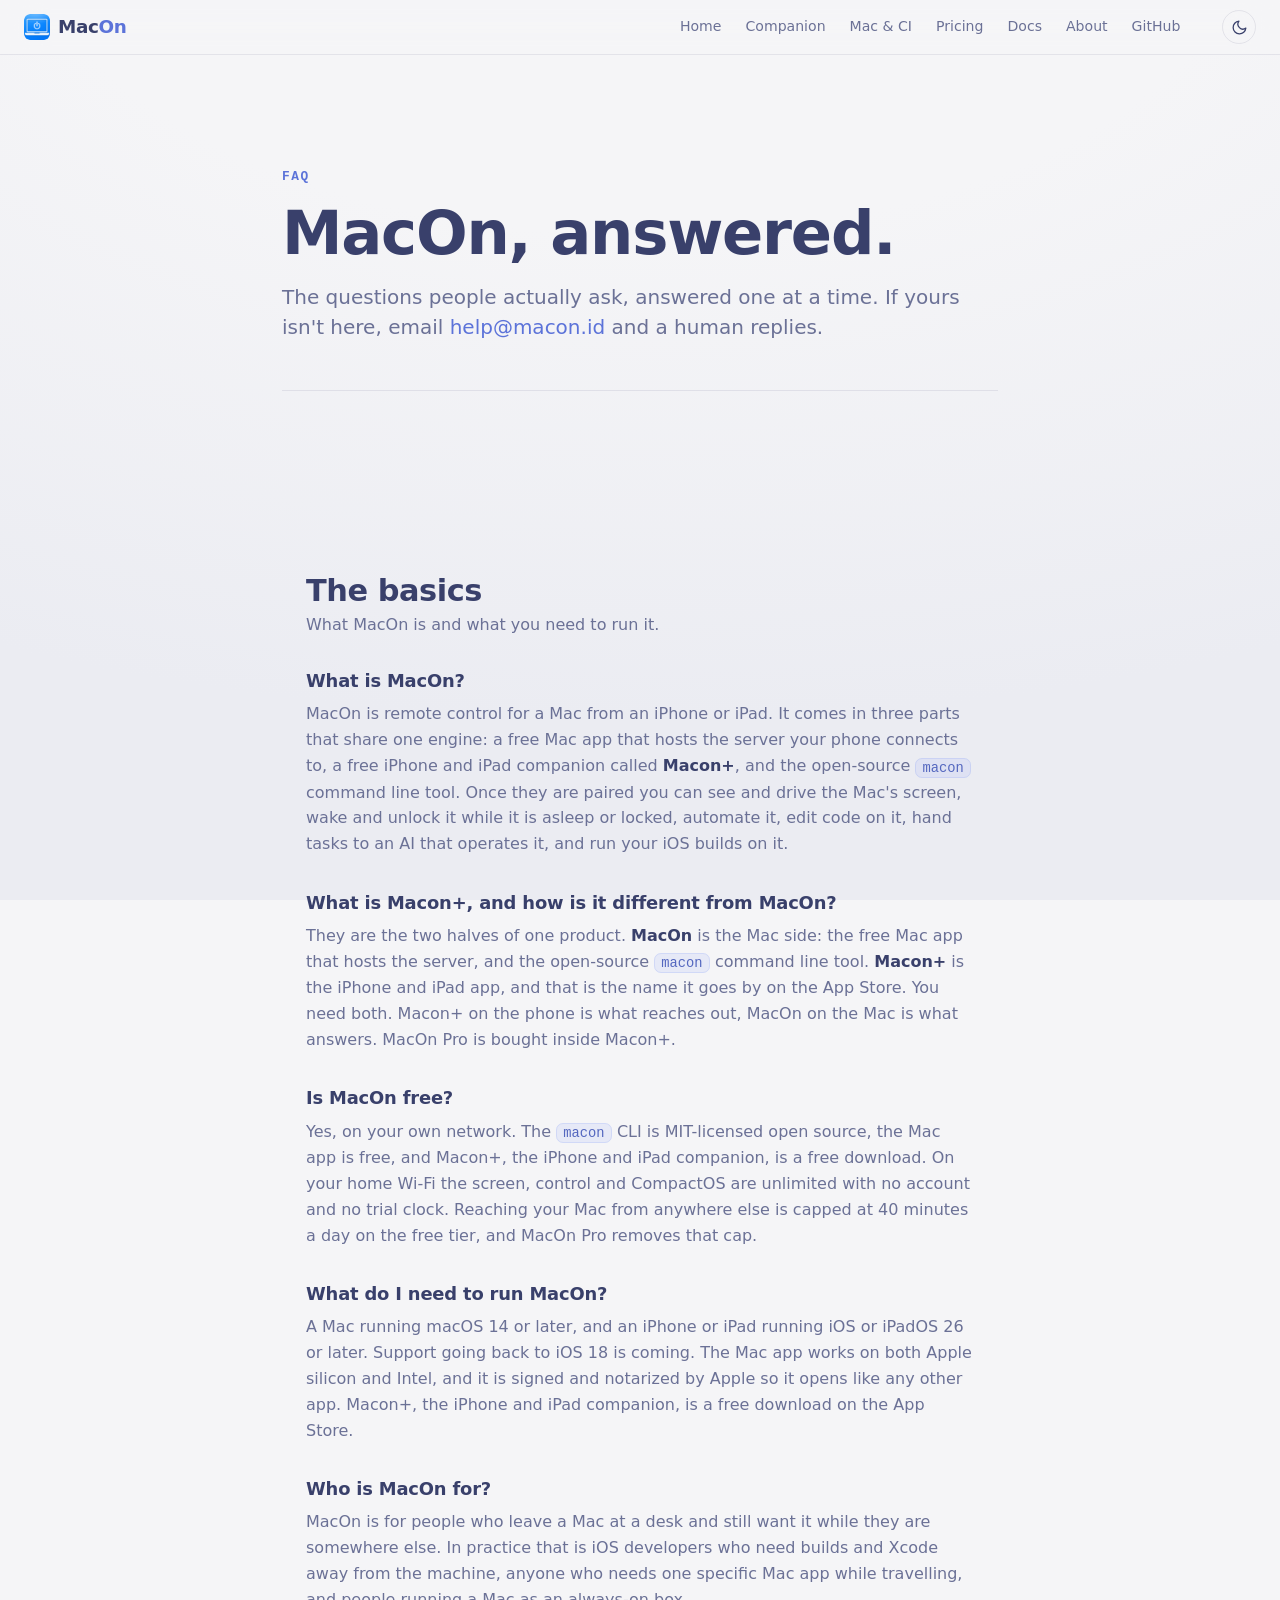
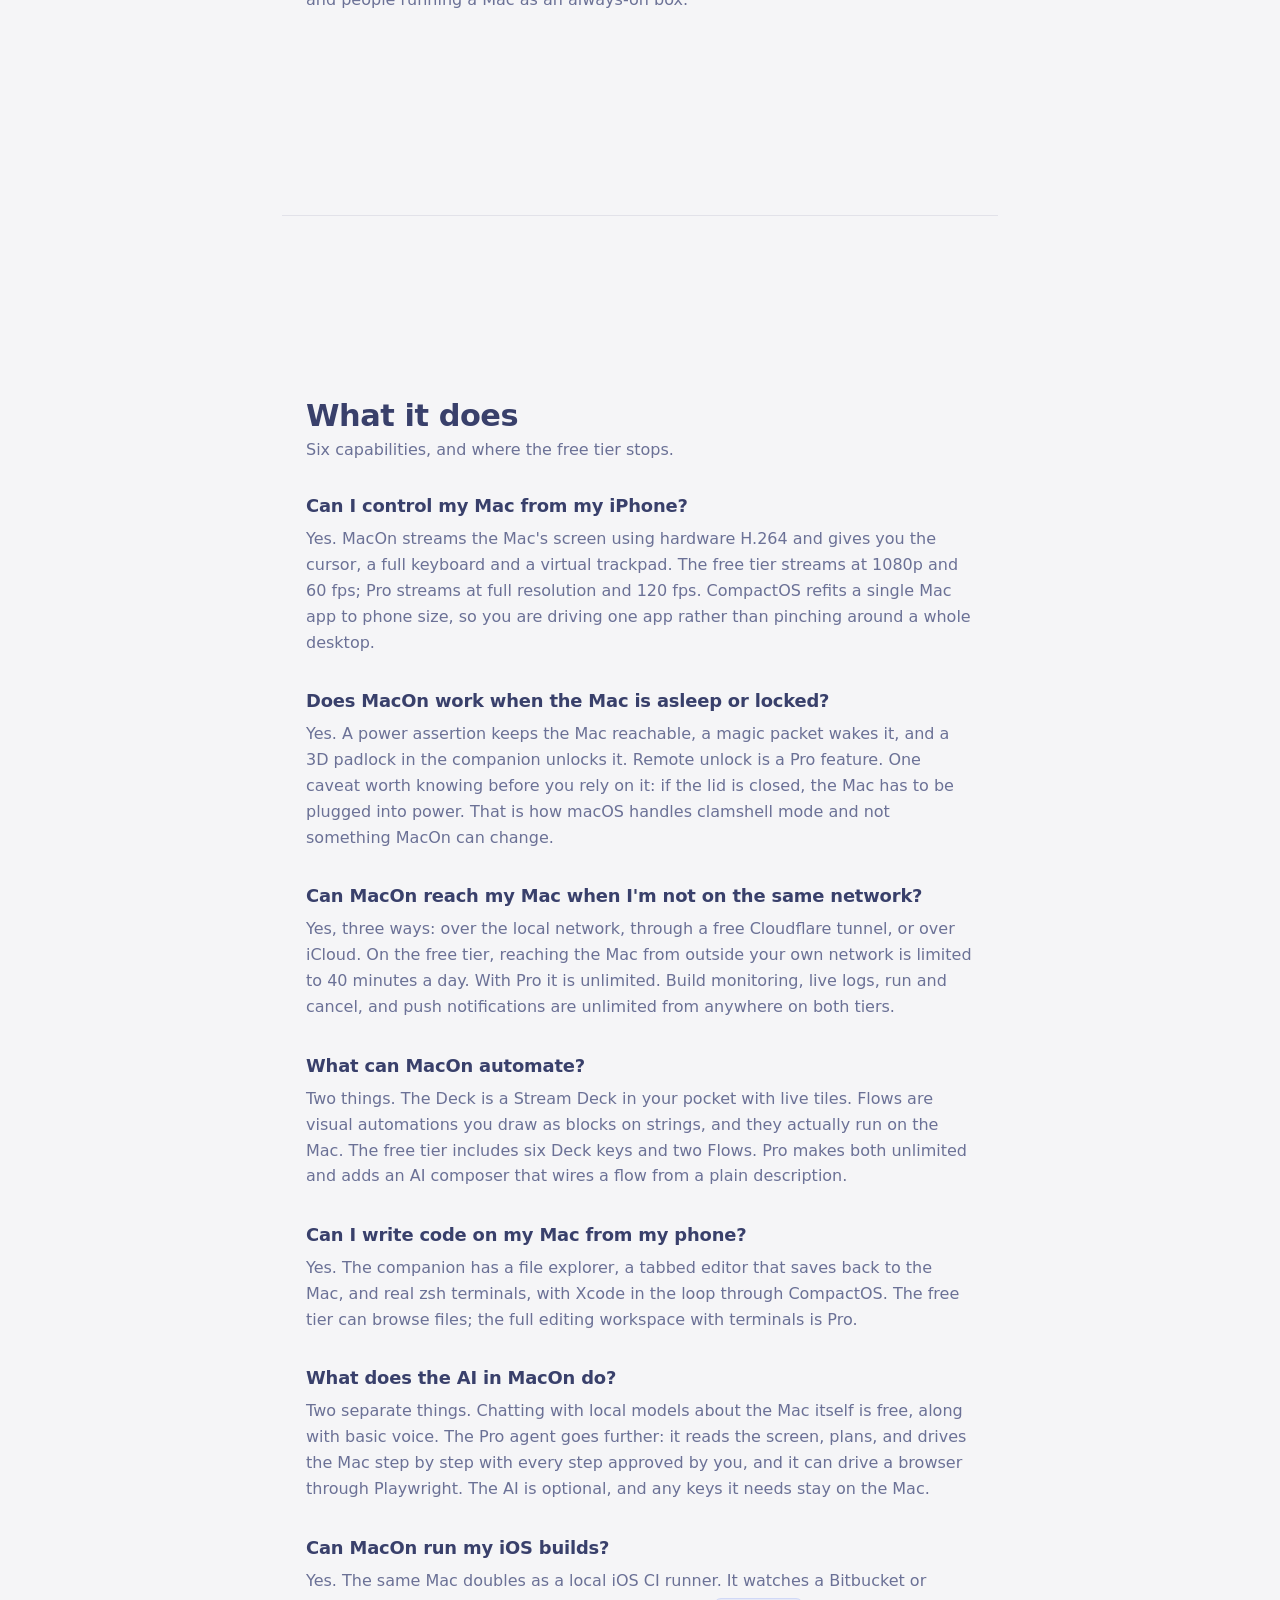
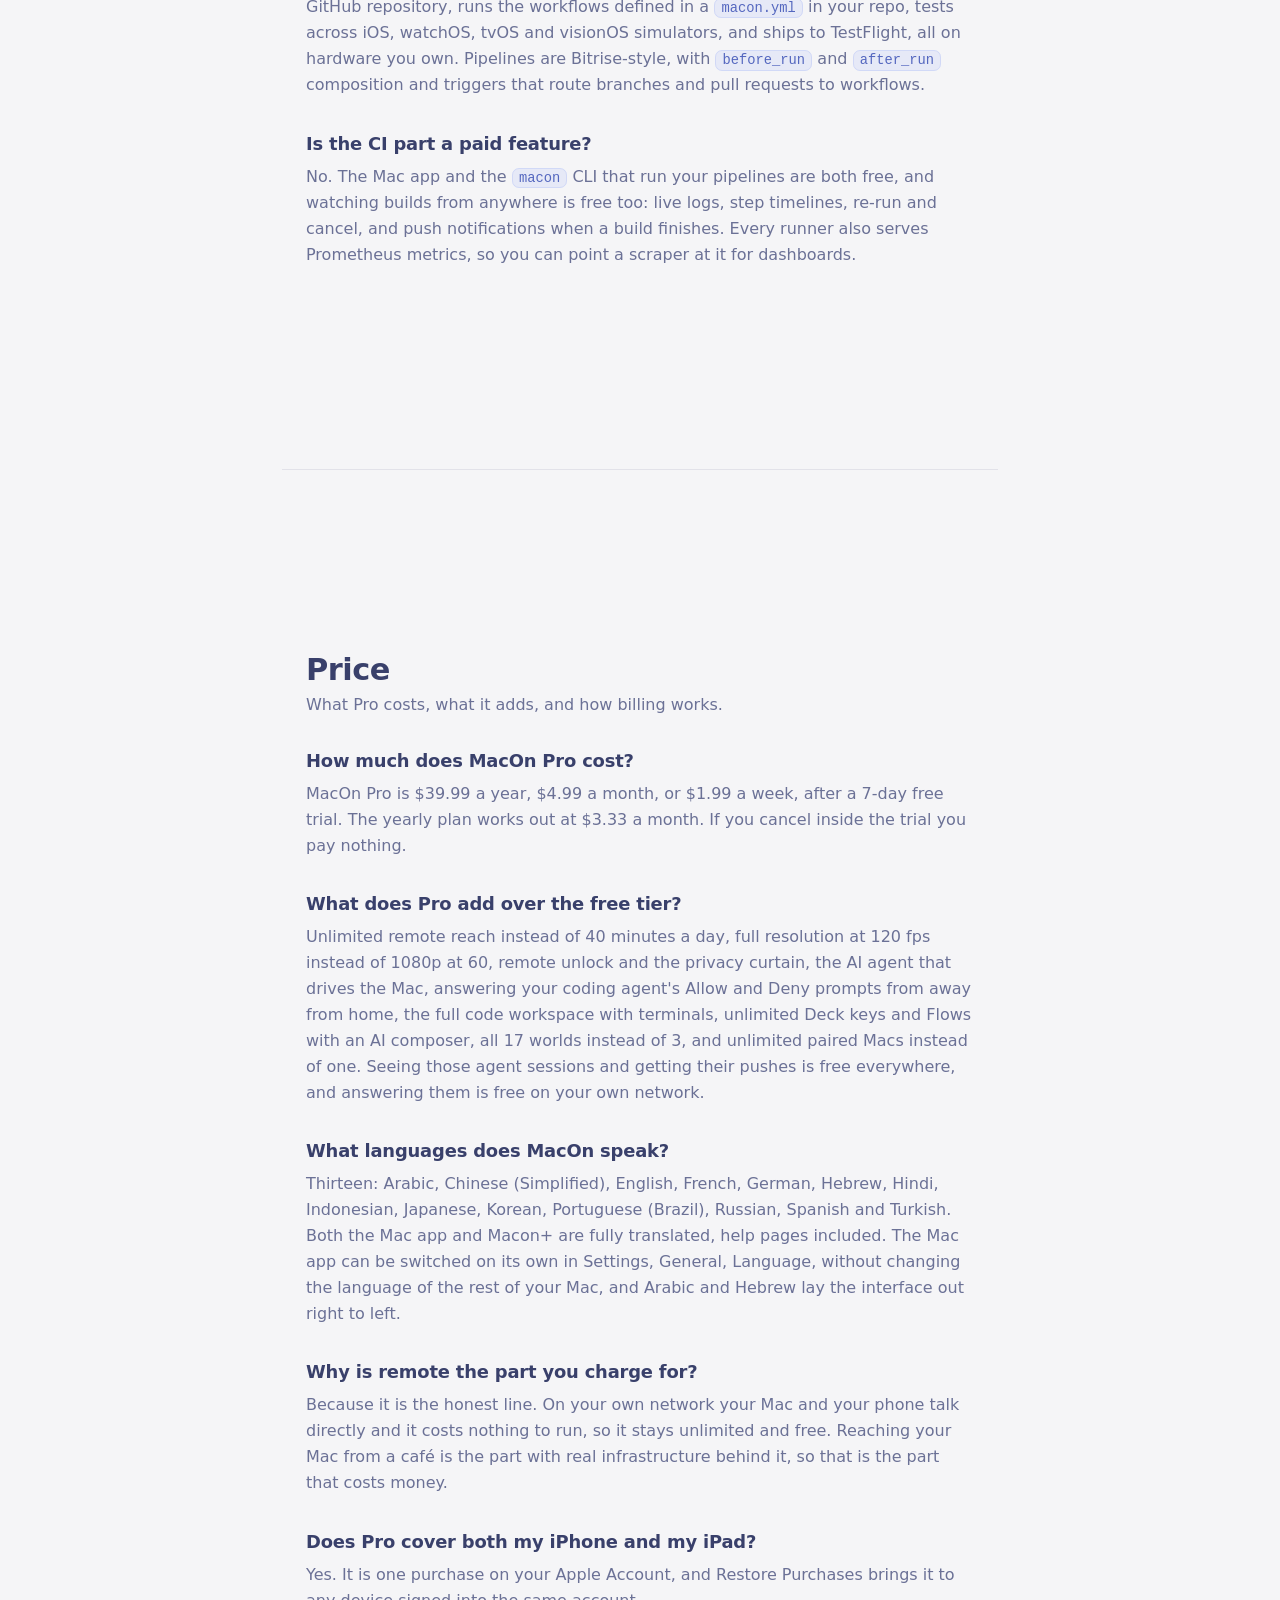
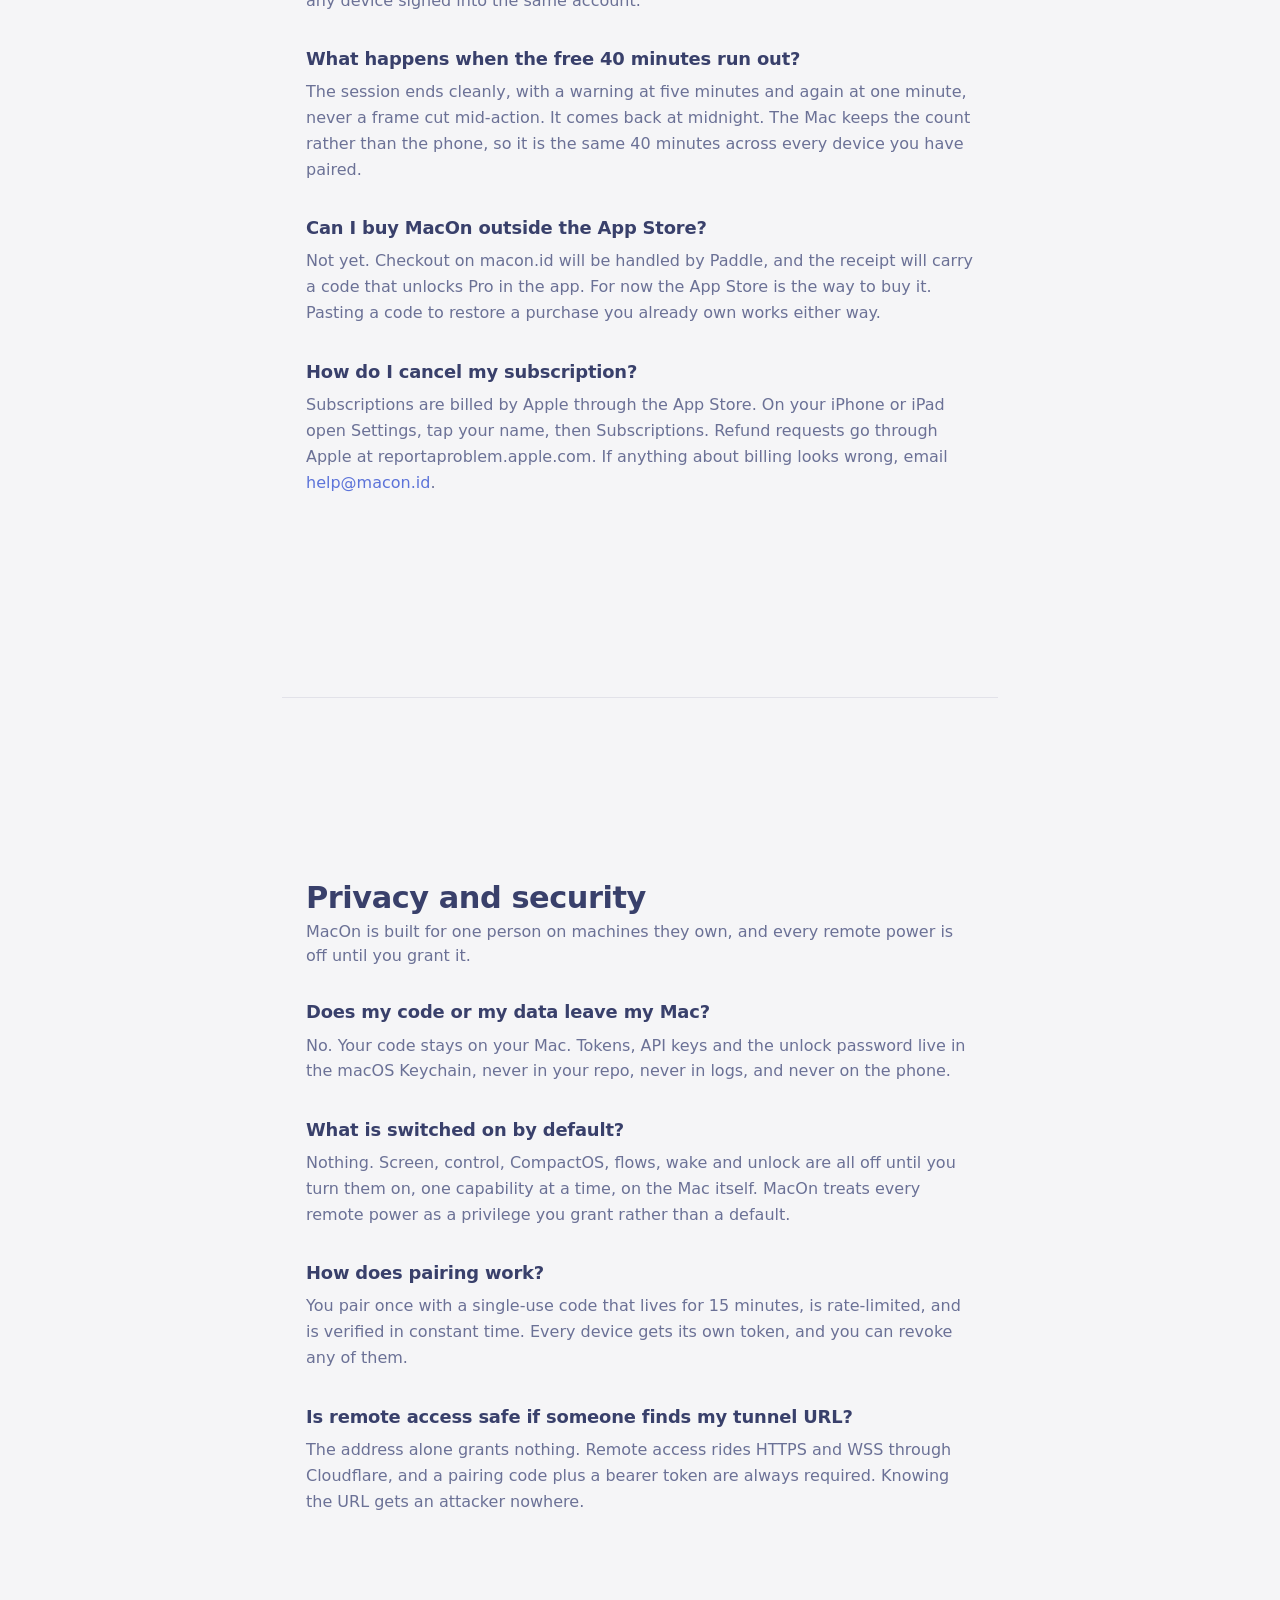
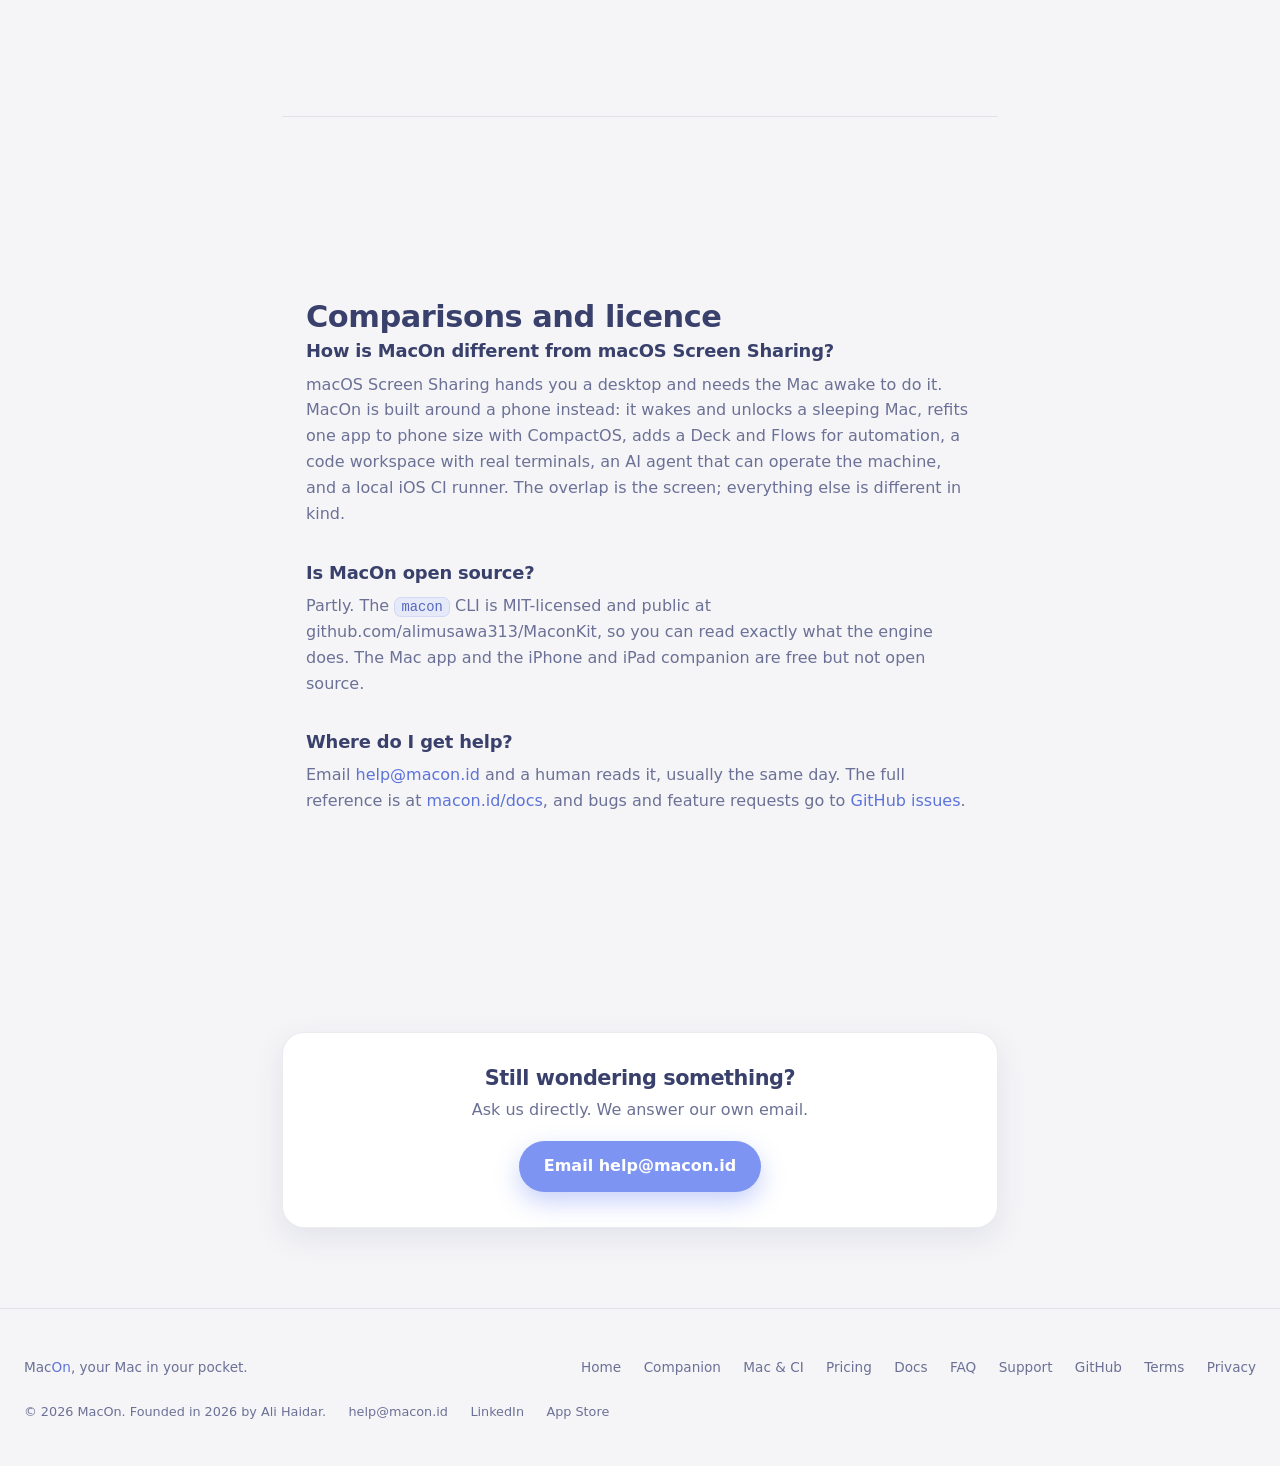
<file: faq.html>
<!DOCTYPE html>
<html lang="en" data-theme="light">
<head>
<meta charset="UTF-8">
<meta name="viewport" content="width=device-width, initial-scale=1.0">
<title>MacOn · Frequently asked questions</title>
<meta name="description" content="Straight answers about MacOn: what it is, what it costs, whether it reaches a sleeping Mac, what stays on your machine, and how it runs your iOS builds.">
<meta name="theme-color" content="#f5f5f7">
<link rel="canonical" href="https://macon.id/faq">
<meta property="og:type" content="website">
<meta property="og:url" content="https://macon.id/faq">
<meta property="og:title" content="MacOn · Frequently asked questions">
<meta property="og:description" content="What MacOn is, what it costs, and what it does. Answered plainly, one question at a time.">
<meta property="og:image" content="https://macon.id/assets/og-macon.jpg">
<meta property="og:image:width" content="1200">
<meta property="og:image:height" content="630">
<meta name="twitter:card" content="summary_large_image">
<meta name="twitter:title" content="MacOn · Frequently asked questions">
<meta name="twitter:image" content="https://macon.id/assets/og-macon.jpg">
<link rel="icon" href="/favicon.ico" sizes="any">
<link rel="icon" type="image/png" href="/favicon-192.png" sizes="192x192">
<link rel="apple-touch-icon" href="/apple-touch-icon.png">
<script>
  (function () {
    document.documentElement.classList.add('js');
    var theme = 'light';
    try {
      var saved = localStorage.getItem('macon-theme');
      theme = saved || (matchMedia('(prefers-color-scheme: dark)').matches ? 'dark' : 'light');
      document.documentElement.setAttribute('data-theme', theme);
    } catch (e) {}
    var tc = document.querySelector('meta[name="theme-color"]');
    if (tc) tc.setAttribute('content', theme === 'dark' ? '#1c1c24' : '#f5f5f7');
  })();
</script>
<link rel="stylesheet" href="css/tokens.css">
<link rel="stylesheet" href="css/base.css">
<link rel="stylesheet" href="css/nav.css">
<link rel="stylesheet" href="css/footer.css">
<link rel="stylesheet" href="css/faq.css">
<script defer src="js/theme.js"></script>
<script defer src="js/nav.js"></script>
<script type="application/ld+json">{"@context":"https://schema.org","@type":"BreadcrumbList","itemListElement":[{"@type":"ListItem","position":1,"name":"MacOn","item":"https://macon.id/"},{"@type":"ListItem","position":2,"name":"FAQ","item":"https://macon.id/faq"}]}</script>
<script type="application/ld+json" data-faq-schema>{"@context":"https://schema.org","@type":"FAQPage","url":"https://macon.id/faq","mainEntity":[{"@type":"Question","name":"What is MacOn?","acceptedAnswer":{"@type":"Answer","text":"MacOn is remote control for a Mac from an iPhone or iPad. It comes in three parts that share one engine: a free Mac app that hosts the server your phone connects to, a free iPhone and iPad companion called Macon+, and the open-source macon command line tool. Once they are paired you can see and drive the Mac's screen, wake and unlock it while it is asleep or locked, automate it, edit code on it, hand tasks to an AI that operates it, and run your iOS builds on it."}},{"@type":"Question","name":"What is Macon+, and how is it different from MacOn?","acceptedAnswer":{"@type":"Answer","text":"They are the two halves of one product. MacOn is the Mac side: the free Mac app that hosts the server, and the open-source macon command line tool. Macon+ is the iPhone and iPad app, and that is the name it goes by on the App Store. You need both. Macon+ on the phone is what reaches out, MacOn on the Mac is what answers. MacOn Pro is bought inside Macon+."}},{"@type":"Question","name":"Is MacOn free?","acceptedAnswer":{"@type":"Answer","text":"Yes, on your own network. The macon CLI is MIT-licensed open source, the Mac app is free, and Macon+, the iPhone and iPad companion, is a free download. On your home Wi-Fi the screen, control and CompactOS are unlimited with no account and no trial clock. Reaching your Mac from anywhere else is capped at 40 minutes a day on the free tier, and MacOn Pro removes that cap."}},{"@type":"Question","name":"What do I need to run MacOn?","acceptedAnswer":{"@type":"Answer","text":"A Mac running macOS 14 or later, and an iPhone or iPad running iOS or iPadOS 26 or later. Support going back to iOS 18 is coming. The Mac app works on both Apple silicon and Intel, and it is signed and notarized by Apple so it opens like any other app. Macon+, the iPhone and iPad companion, is a free download on the App Store."}},{"@type":"Question","name":"Who is MacOn for?","acceptedAnswer":{"@type":"Answer","text":"MacOn is for people who leave a Mac at a desk and still want it while they are somewhere else. In practice that is iOS developers who need builds and Xcode away from the machine, anyone who needs one specific Mac app while travelling, and people running a Mac as an always-on box."}},{"@type":"Question","name":"Can I control my Mac from my iPhone?","acceptedAnswer":{"@type":"Answer","text":"Yes. MacOn streams the Mac's screen using hardware H.264 and gives you the cursor, a full keyboard and a virtual trackpad. The free tier streams at 1080p and 60 fps; Pro streams at full resolution and 120 fps. CompactOS refits a single Mac app to phone size, so you are driving one app rather than pinching around a whole desktop."}},{"@type":"Question","name":"Does MacOn work when the Mac is asleep or locked?","acceptedAnswer":{"@type":"Answer","text":"Yes. A power assertion keeps the Mac reachable, a magic packet wakes it, and a 3D padlock in the companion unlocks it. Remote unlock is a Pro feature. One caveat worth knowing before you rely on it: if the lid is closed, the Mac has to be plugged into power. That is how macOS handles clamshell mode and not something MacOn can change."}},{"@type":"Question","name":"Can MacOn reach my Mac when I'm not on the same network?","acceptedAnswer":{"@type":"Answer","text":"Yes, three ways: over the local network, through a free Cloudflare tunnel, or over iCloud. On the free tier, reaching the Mac from outside your own network is limited to 40 minutes a day. With Pro it is unlimited. Build monitoring, live logs, run and cancel, and push notifications are unlimited from anywhere on both tiers."}},{"@type":"Question","name":"What can MacOn automate?","acceptedAnswer":{"@type":"Answer","text":"Two things. The Deck is a Stream Deck in your pocket with live tiles. Flows are visual automations you draw as blocks on strings, and they actually run on the Mac. The free tier includes six Deck keys and two Flows. Pro makes both unlimited and adds an AI composer that wires a flow from a plain description."}},{"@type":"Question","name":"Can I write code on my Mac from my phone?","acceptedAnswer":{"@type":"Answer","text":"Yes. The companion has a file explorer, a tabbed editor that saves back to the Mac, and real zsh terminals, with Xcode in the loop through CompactOS. The free tier can browse files; the full editing workspace with terminals is Pro."}},{"@type":"Question","name":"What does the AI in MacOn do?","acceptedAnswer":{"@type":"Answer","text":"Two separate things. Chatting with local models about the Mac itself is free, along with basic voice. The Pro agent goes further: it reads the screen, plans, and drives the Mac step by step with every step approved by you, and it can drive a browser through Playwright. The AI is optional, and any keys it needs stay on the Mac."}},{"@type":"Question","name":"Can MacOn run my iOS builds?","acceptedAnswer":{"@type":"Answer","text":"Yes. The same Mac doubles as a local iOS CI runner. It watches a Bitbucket or GitHub repository, runs the workflows defined in a macon.yml in your repo, tests across iOS, watchOS, tvOS and visionOS simulators, and ships to TestFlight, all on hardware you own. Pipelines are Bitrise-style, with before_run and after_run composition and triggers that route branches and pull requests to workflows."}},{"@type":"Question","name":"Is the CI part a paid feature?","acceptedAnswer":{"@type":"Answer","text":"No. The Mac app and the macon CLI that run your pipelines are both free, and watching builds from anywhere is free too: live logs, step timelines, re-run and cancel, and push notifications when a build finishes. Every runner also serves Prometheus metrics, so you can point a scraper at it for dashboards."}},{"@type":"Question","name":"How much does MacOn Pro cost?","acceptedAnswer":{"@type":"Answer","text":"MacOn Pro is $39.99 a year, $4.99 a month, or $1.99 a week, after a 7-day free trial. The yearly plan works out at $3.33 a month. If you cancel inside the trial you pay nothing."}},{"@type":"Question","name":"What does Pro add over the free tier?","acceptedAnswer":{"@type":"Answer","text":"Unlimited remote reach instead of 40 minutes a day, full resolution at 120 fps instead of 1080p at 60, remote unlock and the privacy curtain, the AI agent that drives the Mac, answering your coding agent's Allow and Deny prompts from away from home, the full code workspace with terminals, unlimited Deck keys and Flows with an AI composer, all 17 worlds instead of 3, and unlimited paired Macs instead of one. Seeing those agent sessions and getting their pushes is free everywhere, and answering them is free on your own network."}},{"@type":"Question","name":"What languages does MacOn speak?","acceptedAnswer":{"@type":"Answer","text":"Thirteen: Arabic, Chinese (Simplified), English, French, German, Hebrew, Hindi, Indonesian, Japanese, Korean, Portuguese (Brazil), Russian, Spanish and Turkish. Both the Mac app and Macon+ are fully translated, help pages included. The Mac app can be switched on its own in Settings, General, Language, without changing the language of the rest of your Mac, and Arabic and Hebrew lay the interface out right to left."}},{"@type":"Question","name":"Why is remote the part you charge for?","acceptedAnswer":{"@type":"Answer","text":"Because it is the honest line. On your own network your Mac and your phone talk directly and it costs nothing to run, so it stays unlimited and free. Reaching your Mac from a café is the part with real infrastructure behind it, so that is the part that costs money."}},{"@type":"Question","name":"Does Pro cover both my iPhone and my iPad?","acceptedAnswer":{"@type":"Answer","text":"Yes. It is one purchase on your Apple Account, and Restore Purchases brings it to any device signed into the same account."}},{"@type":"Question","name":"What happens when the free 40 minutes run out?","acceptedAnswer":{"@type":"Answer","text":"The session ends cleanly, with a warning at five minutes and again at one minute, never a frame cut mid-action. It comes back at midnight. The Mac keeps the count rather than the phone, so it is the same 40 minutes across every device you have paired."}},{"@type":"Question","name":"Can I buy MacOn outside the App Store?","acceptedAnswer":{"@type":"Answer","text":"Not yet. Checkout on macon.id will be handled by Paddle, and the receipt will carry a code that unlocks Pro in the app. For now the App Store is the way to buy it. Pasting a code to restore a purchase you already own works either way."}},{"@type":"Question","name":"How do I cancel my subscription?","acceptedAnswer":{"@type":"Answer","text":"Subscriptions are billed by Apple through the App Store. On your iPhone or iPad open Settings, tap your name, then Subscriptions. Refund requests go through Apple at reportaproblem.apple.com. If anything about billing looks wrong, email help@macon.id."}},{"@type":"Question","name":"Does my code or my data leave my Mac?","acceptedAnswer":{"@type":"Answer","text":"No. Your code stays on your Mac. Tokens, API keys and the unlock password live in the macOS Keychain, never in your repo, never in logs, and never on the phone."}},{"@type":"Question","name":"What is switched on by default?","acceptedAnswer":{"@type":"Answer","text":"Nothing. Screen, control, CompactOS, flows, wake and unlock are all off until you turn them on, one capability at a time, on the Mac itself. MacOn treats every remote power as a privilege you grant rather than a default."}},{"@type":"Question","name":"How does pairing work?","acceptedAnswer":{"@type":"Answer","text":"You pair once with a single-use code that lives for 15 minutes, is rate-limited, and is verified in constant time. Every device gets its own token, and you can revoke any of them."}},{"@type":"Question","name":"Is remote access safe if someone finds my tunnel URL?","acceptedAnswer":{"@type":"Answer","text":"The address alone grants nothing. Remote access rides HTTPS and WSS through Cloudflare, and a pairing code plus a bearer token are always required. Knowing the URL gets an attacker nowhere."}},{"@type":"Question","name":"How is MacOn different from macOS Screen Sharing?","acceptedAnswer":{"@type":"Answer","text":"macOS Screen Sharing hands you a desktop and needs the Mac awake to do it. MacOn is built around a phone instead: it wakes and unlocks a sleeping Mac, refits one app to phone size with CompactOS, adds a Deck and Flows for automation, a code workspace with real terminals, an AI agent that can operate the machine, and a local iOS CI runner. The overlap is the screen; everything else is different in kind."}},{"@type":"Question","name":"Is MacOn open source?","acceptedAnswer":{"@type":"Answer","text":"Partly. The macon CLI is MIT-licensed and public at github.com/alimusawa313/MaconKit, so you can read exactly what the engine does. The Mac app and the iPhone and iPad companion are free but not open source."}},{"@type":"Question","name":"Where do I get help?","acceptedAnswer":{"@type":"Answer","text":"Email help@macon.id and a human reads it, usually the same day. The full reference is at macon.id/docs, and bugs and feature requests go to GitHub issues."}}]}</script>
</head>
<body>

<nav>
  <div class="nav-inner">
    <button class="icon-btn" id="menu-btn" aria-label="Menu" aria-expanded="false">
      <svg class="bars" viewBox="0 0 24 24" fill="none" stroke="currentColor" stroke-width="1.8" stroke-linecap="round"><path d="M3 6h18M3 12h18M3 18h18"/></svg>
      <svg class="x" viewBox="0 0 24 24" fill="none" stroke="currentColor" stroke-width="1.8" stroke-linecap="round"><path d="M6 6l12 12M18 6L6 18"/></svg>
    </button>
    <a href="/" class="brand"><img src="macon-icon.png" alt="" class="brand-logo"><span>Mac<span class="on">On</span></span></a>
    <div class="nav-links">
      <a href="/">Home</a>
      <a href="/companion">Companion</a>
      <a href="/mac">Mac &amp; CI</a>
      <a href="/pricing">Pricing</a>
      <a href="/docs">Docs</a>
      <a href="/about">About</a>
      <a href="https://github.com/alimusawa313/MaconKit">GitHub</a>
    </div>
    <div class="nav-tools">
      <button class="icon-btn" id="theme-toggle" aria-label="Toggle dark mode">
        <svg class="moon" viewBox="0 0 24 24" fill="none" stroke="currentColor" stroke-width="1.8" stroke-linecap="round" stroke-linejoin="round"><path d="M21 12.79A9 9 0 1 1 11.21 3 7 7 0 0 0 21 12.79z"/></svg>
        <svg class="sun" viewBox="0 0 24 24" fill="none" stroke="currentColor" stroke-width="1.8" stroke-linecap="round" stroke-linejoin="round"><circle cx="12" cy="12" r="4.5"/><path d="M12 1v2M12 21v2M4.2 4.2l1.4 1.4M18.4 18.4l1.4 1.4M1 12h2M21 12h2M4.2 19.8l1.4-1.4M18.4 5.6l1.4-1.4"/></svg>
      </button>
    </div>
  </div>
</nav>

<main>
  <p class="eyebrow">FAQ</p>
  <h1>MacOn, answered.</h1>
  <p class="lead">The questions people actually ask, answered one at a time. If yours isn't here, email <a href="mailto:help@macon.id">help@macon.id</a> and a human replies.</p>

  <hr class="rule">

  <section class="faq-group">
    <h2>The basics</h2>
    <p class="section-note">What MacOn is and what you need to run it.</p>

    <div class="qa">
      <h3>What is MacOn?</h3>
      <p>MacOn is remote control for a Mac from an iPhone or iPad. It comes in three parts that share one engine: a free Mac app that hosts the server your phone connects to, a free iPhone and iPad companion called <strong>Macon+</strong>, and the open-source <code>macon</code> command line tool. Once they are paired you can see and drive the Mac's screen, wake and unlock it while it is asleep or locked, automate it, edit code on it, hand tasks to an AI that operates it, and run your iOS builds on it.</p>
    </div>

    <div class="qa">
      <h3>What is Macon+, and how is it different from MacOn?</h3>
      <p>They are the two halves of one product. <strong>MacOn</strong> is the Mac side: the free Mac app that hosts the server, and the open-source <code>macon</code> command line tool. <strong>Macon+</strong> is the iPhone and iPad app, and that is the name it goes by on the App Store. You need both. Macon+ on the phone is what reaches out, MacOn on the Mac is what answers. MacOn Pro is bought inside Macon+.</p>
    </div>

    <div class="qa">
      <h3>Is MacOn free?</h3>
      <p>Yes, on your own network. The <code>macon</code> CLI is MIT-licensed open source, the Mac app is free, and Macon+, the iPhone and iPad companion, is a free download. On your home Wi-Fi the screen, control and CompactOS are unlimited with no account and no trial clock. Reaching your Mac from anywhere else is capped at 40 minutes a day on the free tier, and MacOn Pro removes that cap.</p>
    </div>

    <div class="qa">
      <h3>What do I need to run MacOn?</h3>
      <p>A Mac running macOS 14 or later, and an iPhone or iPad running iOS or iPadOS 26 or later. Support going back to iOS 18 is coming. The Mac app works on both Apple silicon and Intel, and it is signed and notarized by Apple so it opens like any other app. Macon+, the iPhone and iPad companion, is a free download on the App Store.</p>
    </div>

    <div class="qa">
      <h3>Who is MacOn for?</h3>
      <p>MacOn is for people who leave a Mac at a desk and still want it while they are somewhere else. In practice that is iOS developers who need builds and Xcode away from the machine, anyone who needs one specific Mac app while travelling, and people running a Mac as an always-on box.</p>
    </div>
  </section>

  <hr class="rule">

  <section class="faq-group">
    <h2>What it does</h2>
    <p class="section-note">Six capabilities, and where the free tier stops.</p>

    <div class="qa">
      <h3>Can I control my Mac from my iPhone?</h3>
      <p>Yes. MacOn streams the Mac's screen using hardware H.264 and gives you the cursor, a full keyboard and a virtual trackpad. The free tier streams at 1080p and 60 fps; Pro streams at full resolution and 120 fps. CompactOS refits a single Mac app to phone size, so you are driving one app rather than pinching around a whole desktop.</p>
    </div>

    <div class="qa">
      <h3>Does MacOn work when the Mac is asleep or locked?</h3>
      <p>Yes. A power assertion keeps the Mac reachable, a magic packet wakes it, and a 3D padlock in the companion unlocks it. Remote unlock is a Pro feature. One caveat worth knowing before you rely on it: if the lid is closed, the Mac has to be plugged into power. That is how macOS handles clamshell mode and not something MacOn can change.</p>
    </div>

    <div class="qa">
      <h3>Can MacOn reach my Mac when I'm not on the same network?</h3>
      <p>Yes, three ways: over the local network, through a free Cloudflare tunnel, or over iCloud. On the free tier, reaching the Mac from outside your own network is limited to 40 minutes a day. With Pro it is unlimited. Build monitoring, live logs, run and cancel, and push notifications are unlimited from anywhere on both tiers.</p>
    </div>

    <div class="qa">
      <h3>What can MacOn automate?</h3>
      <p>Two things. The Deck is a Stream Deck in your pocket with live tiles. Flows are visual automations you draw as blocks on strings, and they actually run on the Mac. The free tier includes six Deck keys and two Flows. Pro makes both unlimited and adds an AI composer that wires a flow from a plain description.</p>
    </div>

    <div class="qa">
      <h3>Can I write code on my Mac from my phone?</h3>
      <p>Yes. The companion has a file explorer, a tabbed editor that saves back to the Mac, and real zsh terminals, with Xcode in the loop through CompactOS. The free tier can browse files; the full editing workspace with terminals is Pro.</p>
    </div>

    <div class="qa">
      <h3>What does the AI in MacOn do?</h3>
      <p>Two separate things. Chatting with local models about the Mac itself is free, along with basic voice. The Pro agent goes further: it reads the screen, plans, and drives the Mac step by step with every step approved by you, and it can drive a browser through Playwright. The AI is optional, and any keys it needs stay on the Mac.</p>
    </div>

    <div class="qa">
      <h3>Can MacOn run my iOS builds?</h3>
      <p>Yes. The same Mac doubles as a local iOS CI runner. It watches a Bitbucket or GitHub repository, runs the workflows defined in a <code>macon.yml</code> in your repo, tests across iOS, watchOS, tvOS and visionOS simulators, and ships to TestFlight, all on hardware you own. Pipelines are Bitrise-style, with <code>before_run</code> and <code>after_run</code> composition and triggers that route branches and pull requests to workflows.</p>
    </div>

    <div class="qa">
      <h3>Is the CI part a paid feature?</h3>
      <p>No. The Mac app and the <code>macon</code> CLI that run your pipelines are both free, and watching builds from anywhere is free too: live logs, step timelines, re-run and cancel, and push notifications when a build finishes. Every runner also serves Prometheus metrics, so you can point a scraper at it for dashboards.</p>
    </div>
  </section>

  <hr class="rule">

  <section class="faq-group">
    <h2>Price</h2>
    <p class="section-note">What Pro costs, what it adds, and how billing works.</p>

    <div class="qa">
      <h3>How much does MacOn Pro cost?</h3>
      <p>MacOn Pro is $39.99 a year, $4.99 a month, or $1.99 a week, after a 7-day free trial. The yearly plan works out at $3.33 a month. If you cancel inside the trial you pay nothing.</p>
    </div>

    <div class="qa">
      <h3>What does Pro add over the free tier?</h3>
      <p>Unlimited remote reach instead of 40 minutes a day, full resolution at 120 fps instead of 1080p at 60, remote unlock and the privacy curtain, the AI agent that drives the Mac, answering your coding agent's Allow and Deny prompts from away from home, the full code workspace with terminals, unlimited Deck keys and Flows with an AI composer, all 17 worlds instead of 3, and unlimited paired Macs instead of one. Seeing those agent sessions and getting their pushes is free everywhere, and answering them is free on your own network.</p>
    </div>

    <div class="qa">
      <h3>What languages does MacOn speak?</h3>
      <p>Thirteen: Arabic, Chinese (Simplified), English, French, German, Hebrew, Hindi, Indonesian, Japanese, Korean, Portuguese (Brazil), Russian, Spanish and Turkish. Both the Mac app and Macon+ are fully translated, help pages included. The Mac app can be switched on its own in Settings, General, Language, without changing the language of the rest of your Mac, and Arabic and Hebrew lay the interface out right to left.</p>
    </div>

    <div class="qa">
      <h3>Why is remote the part you charge for?</h3>
      <p>Because it is the honest line. On your own network your Mac and your phone talk directly and it costs nothing to run, so it stays unlimited and free. Reaching your Mac from a café is the part with real infrastructure behind it, so that is the part that costs money.</p>
    </div>

    <div class="qa">
      <h3>Does Pro cover both my iPhone and my iPad?</h3>
      <p>Yes. It is one purchase on your Apple Account, and Restore Purchases brings it to any device signed into the same account.</p>
    </div>

    <div class="qa">
      <h3>What happens when the free 40 minutes run out?</h3>
      <p>The session ends cleanly, with a warning at five minutes and again at one minute, never a frame cut mid-action. It comes back at midnight. The Mac keeps the count rather than the phone, so it is the same 40 minutes across every device you have paired.</p>
    </div>

    <div class="qa">
      <h3>Can I buy MacOn outside the App Store?</h3>
      <p>Not yet. Checkout on macon.id will be handled by Paddle, and the receipt will carry a code that unlocks Pro in the app. For now the App Store is the way to buy it. Pasting a code to restore a purchase you already own works either way.</p>
    </div>

    <div class="qa">
      <h3>How do I cancel my subscription?</h3>
      <p>Subscriptions are billed by Apple through the App Store. On your iPhone or iPad open Settings, tap your name, then Subscriptions. Refund requests go through Apple at reportaproblem.apple.com. If anything about billing looks wrong, email <a href="mailto:help@macon.id">help@macon.id</a>.</p>
    </div>
  </section>

  <hr class="rule">

  <section class="faq-group">
    <h2>Privacy and security</h2>
    <p class="section-note">MacOn is built for one person on machines they own, and every remote power is off until you grant it.</p>

    <div class="qa">
      <h3>Does my code or my data leave my Mac?</h3>
      <p>No. Your code stays on your Mac. Tokens, API keys and the unlock password live in the macOS Keychain, never in your repo, never in logs, and never on the phone.</p>
    </div>

    <div class="qa">
      <h3>What is switched on by default?</h3>
      <p>Nothing. Screen, control, CompactOS, flows, wake and unlock are all off until you turn them on, one capability at a time, on the Mac itself. MacOn treats every remote power as a privilege you grant rather than a default.</p>
    </div>

    <div class="qa">
      <h3>How does pairing work?</h3>
      <p>You pair once with a single-use code that lives for 15 minutes, is rate-limited, and is verified in constant time. Every device gets its own token, and you can revoke any of them.</p>
    </div>

    <div class="qa">
      <h3>Is remote access safe if someone finds my tunnel URL?</h3>
      <p>The address alone grants nothing. Remote access rides HTTPS and WSS through Cloudflare, and a pairing code plus a bearer token are always required. Knowing the URL gets an attacker nowhere.</p>
    </div>
  </section>

  <hr class="rule">

  <section class="faq-group">
    <h2>Comparisons and licence</h2>

    <div class="qa">
      <h3>How is MacOn different from macOS Screen Sharing?</h3>
      <p>macOS Screen Sharing hands you a desktop and needs the Mac awake to do it. MacOn is built around a phone instead: it wakes and unlocks a sleeping Mac, refits one app to phone size with CompactOS, adds a Deck and Flows for automation, a code workspace with real terminals, an AI agent that can operate the machine, and a local iOS CI runner. The overlap is the screen; everything else is different in kind.</p>
    </div>

    <div class="qa">
      <h3>Is MacOn open source?</h3>
      <p>Partly. The <code>macon</code> CLI is MIT-licensed and public at github.com/alimusawa313/MaconKit, so you can read exactly what the engine does. The Mac app and the iPhone and iPad companion are free but not open source.</p>
    </div>

    <div class="qa">
      <h3>Where do I get help?</h3>
      <p>Email <a href="mailto:help@macon.id">help@macon.id</a> and a human reads it, usually the same day. The full reference is at <a href="/docs">macon.id/docs</a>, and bugs and feature requests go to <a href="https://github.com/alimusawa313/MaconKit/issues" target="_blank" rel="noopener">GitHub issues</a>.</p>
    </div>
  </section>

  <div class="faq-foot">
    <h2>Still wondering something?</h2>
    <p>Ask us directly. We answer our own email.</p>
    <a href="mailto:help@macon.id" class="btn btn-primary">Email help@macon.id</a>
  </div>
</main>

<footer>
  <div class="footer-inner">
    <div>Mac<span style="color:var(--accent-deep)">On</span>, your Mac in your pocket.</div>
    <div class="footer-links">
      <a href="/">Home</a>
      <a href="/companion">Companion</a>
      <a href="/mac">Mac &amp; CI</a>
      <a href="/pricing">Pricing</a>
      <a href="/docs">Docs</a>
      <a href="/faq">FAQ</a>
      <a href="/support">Support</a>
      <a href="https://github.com/alimusawa313/MaconKit">GitHub</a>
      <a href="/terms">Terms</a>
      <a href="/privacy">Privacy</a>
    </div>
  </div>
  <div class="footer-legal">
    <span>&copy; 2026 MacOn. Founded in 2026 by Ali Haidar.</span>
    <a href="mailto:help@macon.id">help@macon.id</a>
    <a href="https://www.linkedin.com/company/143584964/" rel="noopener">LinkedIn</a>
    <a href="https://apps.apple.com/app/id6794170681" rel="noopener">App Store</a>
  </div>
</footer>

</body>
</html>
</file>
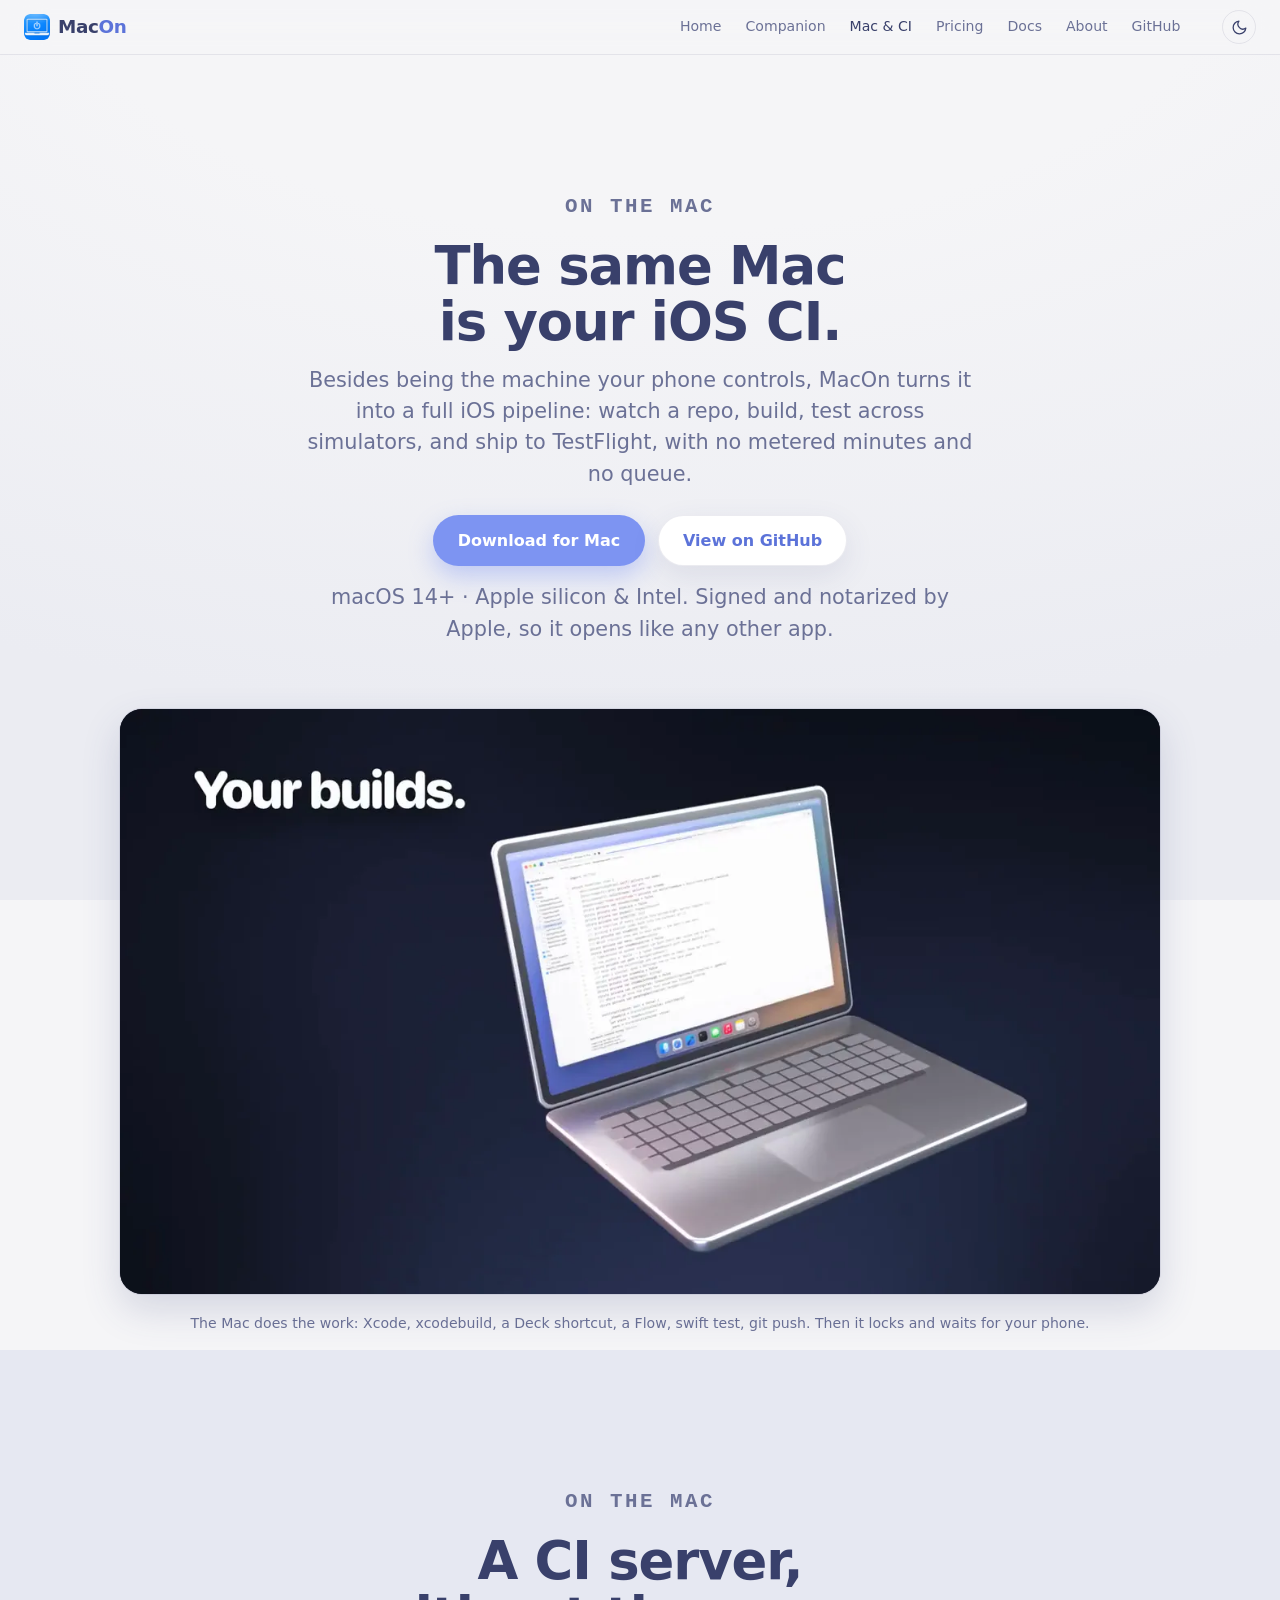
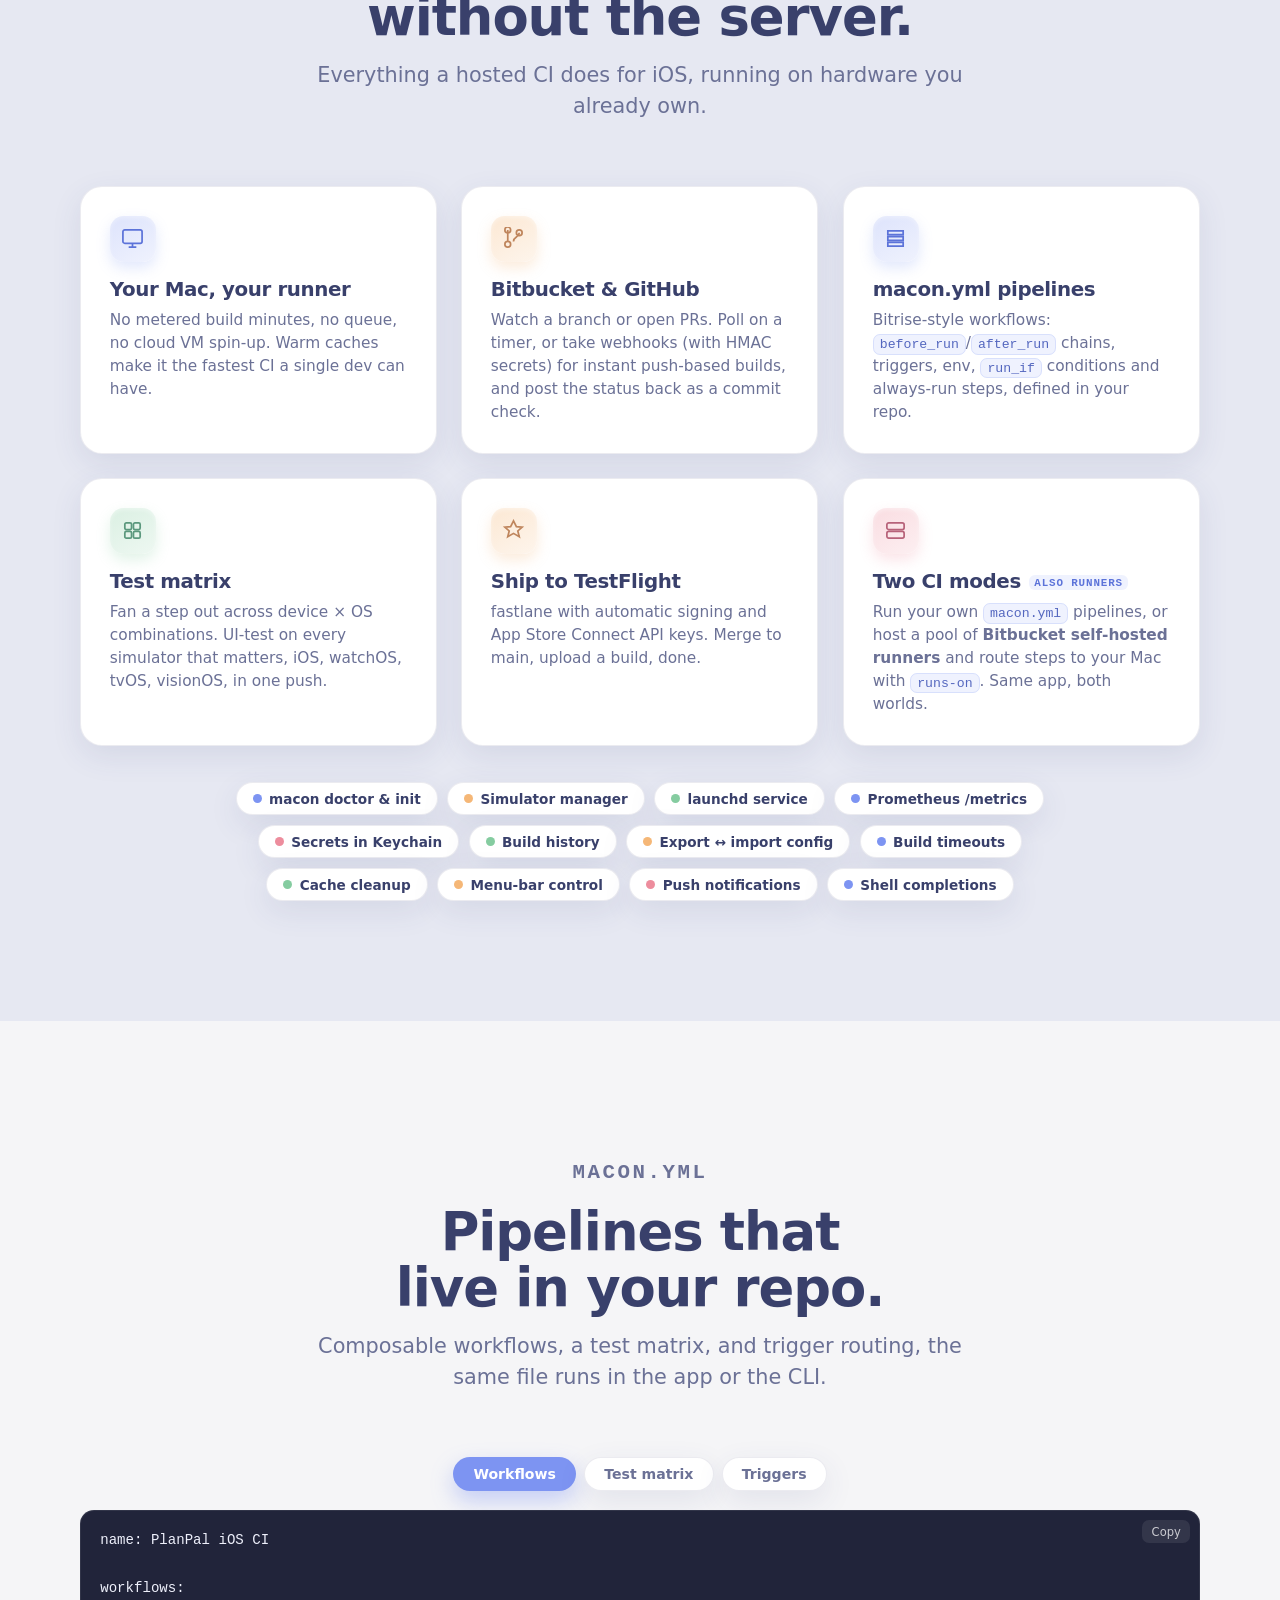
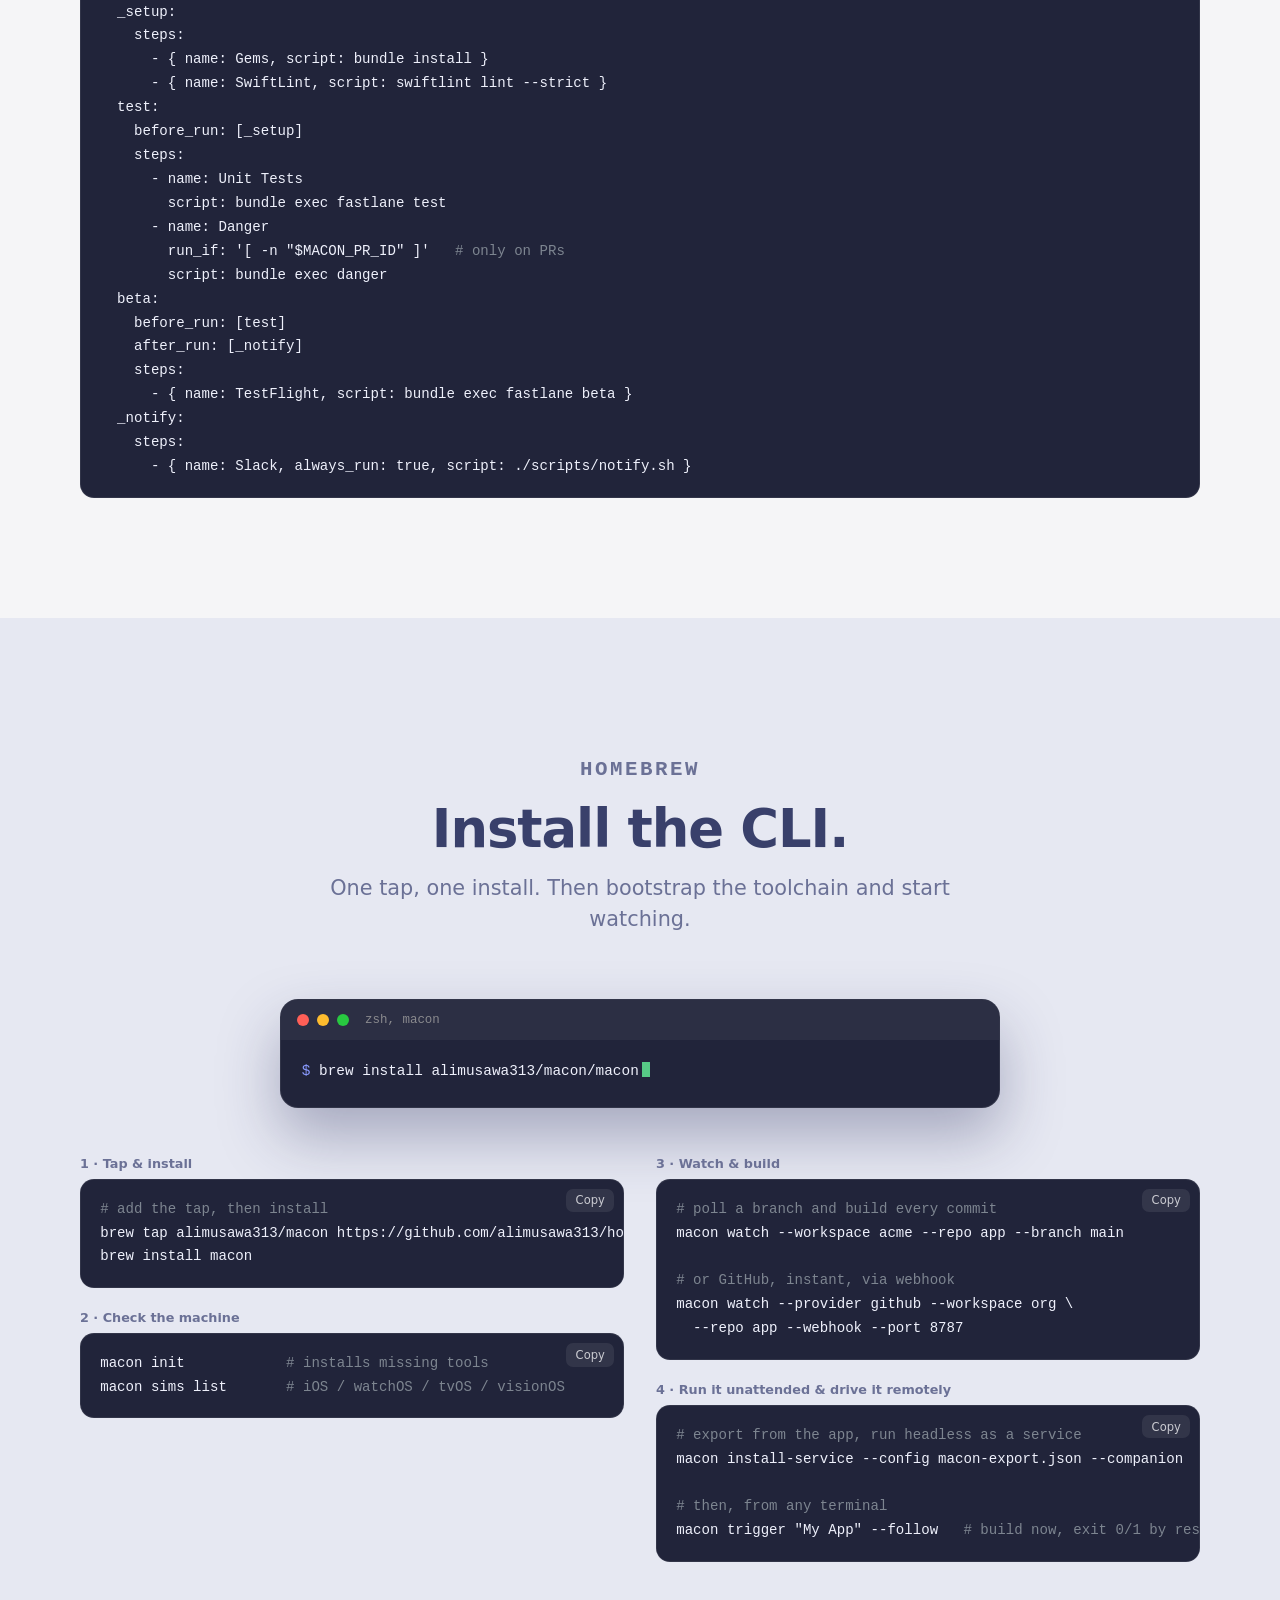
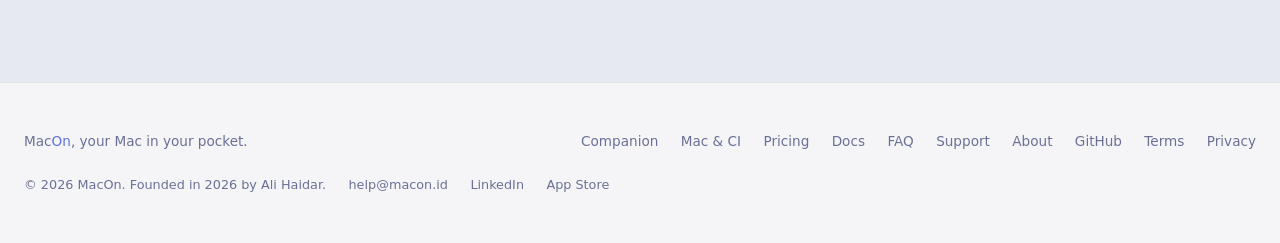
<file: mac.html>
<!DOCTYPE html>
<html lang="en" data-theme="light">
<head>
<meta charset="UTF-8">
<meta name="viewport" content="width=device-width, initial-scale=1.0">
<title>Mac &amp; CI · MacOn</title>
<meta name="description" content="The Mac side of MacOn: a local iOS CI runner that watches a repo, builds macon.yml pipelines, tests across simulators and ships to TestFlight, on hardware you already own.">
<link rel="canonical" href="https://macon.id/mac">
<meta property="og:type" content="website">
<meta property="og:url" content="https://macon.id/mac">
<meta property="og:title" content="Mac &amp; CI · MacOn">
<meta property="og:description" content="The Mac side of MacOn: a free local iOS CI runner that builds macon.yml pipelines, tests across simulators and ships to TestFlight on hardware you already own.">
<meta property="og:image" content="https://macon.id/assets/og-macon.jpg">
<meta property="og:image:width" content="1200">
<meta property="og:image:height" content="630">
<meta name="twitter:card" content="summary_large_image">
<meta name="twitter:title" content="Mac &amp; CI · MacOn">
<meta name="twitter:description" content="The Mac side of MacOn: a free local iOS CI runner that builds macon.yml pipelines, tests across simulators and ships to TestFlight on hardware you already own.">
<meta name="twitter:image" content="https://macon.id/assets/og-macon.jpg">
<meta name="theme-color" content="#f5f5f7">
<link rel="icon" href="/favicon.ico" sizes="any">
<link rel="icon" type="image/png" href="/favicon-192.png" sizes="192x192">
<link rel="apple-touch-icon" href="/apple-touch-icon.png">
<script>
  (function () {
    document.documentElement.classList.add('js');
    var theme = 'light';
    try {
      var saved = localStorage.getItem('macon-theme');
      theme = saved || (matchMedia('(prefers-color-scheme: dark)').matches ? 'dark' : 'light');
      document.documentElement.setAttribute('data-theme', theme);
    } catch (e) {}
    var tc = document.querySelector('meta[name="theme-color"]');
    if (tc) tc.setAttribute('content', theme === 'dark' ? '#1c1c24' : '#f5f5f7');
  })();
</script>
<link rel="stylesheet" href="css/tokens.css">
<link rel="stylesheet" href="css/base.css">
<link rel="stylesheet" href="css/nav.css">
<link rel="stylesheet" href="css/footer.css">
<link rel="stylesheet" href="css/code.css">
<link rel="stylesheet" href="css/cards.css">
<link rel="stylesheet" href="css/shots.css">
<link rel="stylesheet" href="css/media.css">
<link rel="stylesheet" href="css/home.css">
<script defer src="js/theme.js"></script>
<script defer src="js/nav.js"></script>
<script defer src="js/code.js"></script>
<script defer src="js/reveal.js"></script>
<script defer src="js/home.js"></script>
<script defer src="js/media.js"></script>
<script type="application/ld+json">{"@context":"https://schema.org","@type":"BreadcrumbList","itemListElement":[{"@type":"ListItem","position":1,"name":"MacOn","item":"https://macon.id/"},{"@type":"ListItem","position":2,"name":"Mac & CI","item":"https://macon.id/mac"}]}</script>
</head>
<body>
<nav>
  <div class="nav-inner">
    <button class="icon-btn" id="menu-btn" aria-label="Menu" aria-expanded="false">
      <svg class="bars" viewBox="0 0 24 24" fill="none" stroke="currentColor" stroke-width="1.8" stroke-linecap="round"><path d="M3 6h18M3 12h18M3 18h18"/></svg>
      <svg class="x" viewBox="0 0 24 24" fill="none" stroke="currentColor" stroke-width="1.8" stroke-linecap="round"><path d="M6 6l12 12M18 6L6 18"/></svg>
    </button>
    <a href="/" class="brand"><img src="macon-icon.png" alt="" class="brand-logo"><span class="wordmark">Mac<span class="on">On</span></span></a>
    <div class="nav-links">
      <a href="/">Home</a>
      <a href="/companion">Companion</a>
      <a href="/mac" class="active">Mac &amp; CI</a>
      <a href="/pricing">Pricing</a>
      <a href="/docs">Docs</a>
      <a href="/about">About</a>
      <a href="https://github.com/alimusawa313/MaconKit">GitHub</a>
    </div>
    <div class="nav-tools">
      <button class="icon-btn" id="theme-toggle" aria-label="Toggle dark mode">
        <svg class="moon" viewBox="0 0 24 24" fill="none" stroke="currentColor" stroke-width="1.8" stroke-linecap="round" stroke-linejoin="round"><path d="M21 12.79A9 9 0 1 1 11.21 3 7 7 0 0 0 21 12.79z"/></svg>
        <svg class="sun" viewBox="0 0 24 24" fill="none" stroke="currentColor" stroke-width="1.8" stroke-linecap="round" stroke-linejoin="round"><circle cx="12" cy="12" r="4.5"/><path d="M12 1v2M12 21v2M4.2 4.2l1.4 1.4M18.4 18.4l1.4 1.4M1 12h2M21 12h2M4.2 19.8l1.4-1.4M18.4 5.6l1.4-1.4"/></svg>
      </button>
    </div>
  </div>
</nav>
<section class="center" style="padding-bottom:1rem">
  <div class="wrap">
    <div class="section-head center" data-reveal>
      <p class="eyebrow">On the Mac</p>
      <h1>The same Mac is your iOS CI.</h1>
      <p>Besides being the machine your phone controls, MacOn turns it into a full iOS pipeline: watch a repo, build, test across simulators, and ship to TestFlight, with no metered minutes and no queue.</p>
      <div class="hero-ctas" style="justify-content:center;margin-top:1.6rem">
        <a href="/downloads/MacOn.dmg" class="btn btn-primary">Download for Mac</a>
        <a href="https://github.com/alimusawa313/MaconKit" class="btn btn-ghost">View on GitHub</a>
      </div>
      <p class="hero-note" style="margin-top:1rem">macOS 14+ · Apple silicon &amp; Intel. Signed and notarized by Apple, so it opens like any other app.</p>
    </div>
    <div class="film on-paper" data-reveal style="margin-top:2.6rem">
      <video muted loop playsinline preload="none" poster="assets/video/macon-mac-loop-poster.webp" data-src="assets/video/macon-mac-loop.mp4" aria-label="A MacBook doing the work on its own: an Xcode build, xcodebuild in a terminal, a Deck shortcut firing, a Flow reporting, swift test, git push, then the screen locks."></video>
    </div>
    <p class="film-note muted" style="color:var(--text-2)">The Mac does the work: Xcode, xcodebuild, a Deck shortcut, a Flow, swift test, git push. Then it locks and waits for your phone.</p>
  </div>
</section>
<section id="features" class="alt">
  <div class="wrap">
    <div class="section-head center" data-reveal>
      <p class="eyebrow">On the Mac</p>
      <h2>A CI server, without the server.</h2>
      <p>Everything a hosted CI does for iOS, running on hardware you already own.</p>
    </div>
    <div class="grid" data-reveal="children">
      <div class="card">
        <div class="ico"><svg viewBox="0 0 24 24" fill="none" stroke="currentColor" stroke-width="1.8"><rect x="2" y="3" width="20" height="14" rx="2"/><path d="M8 21h8M12 17v4"/></svg></div>
        <h3>Your Mac, your runner</h3>
        <p>No metered build minutes, no queue, no cloud VM spin-up. Warm caches make it the fastest CI a single dev can have.</p>
      </div>
      <div class="card">
        <div class="ico i-warm"><svg viewBox="0 0 24 24" fill="none" stroke="currentColor" stroke-width="1.8"><path d="M6 3v12M6 21a3 3 0 1 0 0-6 3 3 0 0 0 0 6zM6 6a3 3 0 1 0 0-6 3 3 0 0 0 0 6zM18 9a3 3 0 1 0 0-6 3 3 0 0 0 0 6zM18 6c0 5-6 4-6 9"/></svg></div>
        <h3>Bitbucket &amp; GitHub</h3>
        <p>Watch a branch or open PRs. Poll on a timer, or take webhooks (with HMAC secrets) for instant push-based builds, and post the status back as a commit check.</p>
      </div>
      <div class="card">
        <div class="ico"><svg viewBox="0 0 24 24" fill="none" stroke="currentColor" stroke-width="1.8"><path d="M4 4h16v4H4zM4 10h16v4H4zM4 16h16v4H4z"/></svg></div>
        <h3>macon.yml pipelines</h3>
        <p>Bitrise-style workflows: <code>before_run</code>/<code>after_run</code> chains, triggers, env, <code>run_if</code> conditions and always-run steps, defined in your repo.</p>
      </div>
      <div class="card">
        <div class="ico i-good"><svg viewBox="0 0 24 24" fill="none" stroke="currentColor" stroke-width="1.8"><rect x="4" y="4" width="7" height="7" rx="1.5"/><rect x="13" y="4" width="7" height="7" rx="1.5"/><rect x="4" y="13" width="7" height="7" rx="1.5"/><rect x="13" y="13" width="7" height="7" rx="1.5"/></svg></div>
        <h3>Test matrix</h3>
        <p>Fan a step out across device × OS combinations. UI-test on every simulator that matters, iOS, watchOS, tvOS, visionOS, in one push.</p>
      </div>
      <div class="card">
        <div class="ico i-warm"><svg viewBox="0 0 24 24" fill="none" stroke="currentColor" stroke-width="1.8"><path d="M12 2l3 6 6 .5-4.5 4 1.5 6-6-3.5L6 18.5 7.5 12.5 3 8.5 9 8z"/></svg></div>
        <h3>Ship to TestFlight</h3>
        <p>fastlane with automatic signing and App Store Connect API keys. Merge to main, upload a build, done.</p>
      </div>
      <div class="card">
        <div class="ico i-rose"><svg viewBox="0 0 24 24" fill="none" stroke="currentColor" stroke-width="1.8"><rect x="3" y="4" width="18" height="7" rx="2"/><rect x="3" y="13" width="18" height="7" rx="2"/><path d="M7 7.5h.01M7 16.5h.01"/></svg></div>
        <h3>Two CI modes<span class="tag">also runners</span></h3>
        <p>Run your own <code>macon.yml</code> pipelines, or host a pool of <strong>Bitbucket self-hosted runners</strong> and route steps to your Mac with <code>runs-on</code>. Same app, both worlds.</p>
      </div>
    </div>
    <div class="belt" data-reveal>
      <div class="chips">
        <span class="chip"><i class="dot"></i>macon doctor &amp; init</span>
        <span class="chip"><i class="dot d-warm"></i>Simulator manager</span>
        <span class="chip"><i class="dot d-good"></i>launchd service</span>
        <span class="chip"><i class="dot"></i>Prometheus /metrics</span>
        <span class="chip"><i class="dot d-rose"></i>Secrets in Keychain</span>
        <span class="chip"><i class="dot d-good"></i>Build history</span>
        <span class="chip"><i class="dot d-warm"></i>Export ↔ import config</span>
        <span class="chip"><i class="dot"></i>Build timeouts</span>
        <span class="chip"><i class="dot d-good"></i>Cache cleanup</span>
        <span class="chip"><i class="dot d-warm"></i>Menu-bar control</span>
        <span class="chip"><i class="dot d-rose"></i>Push notifications</span>
        <span class="chip"><i class="dot"></i>Shell completions</span>
      </div>
    </div>
  </div>
</section>
<section id="pipeline">
  <div class="wrap">
    <div class="section-head center" data-reveal>
      <p class="eyebrow">macon.yml</p>
      <h2>Pipelines that live in your repo.</h2>
      <p>Composable workflows, a test matrix, and trigger routing, the same file runs in the app or the CLI.</p>
    </div>
    <div data-reveal>
      <div class="code-tabs" data-for="yml-panes" role="tablist">
        <button class="code-tab active" data-tab="workflows" role="tab" aria-selected="true">Workflows</button>
        <button class="code-tab" data-tab="matrix" role="tab" aria-selected="false">Test matrix</button>
        <button class="code-tab" data-tab="triggers" role="tab" aria-selected="false">Triggers</button>
      </div>
      <div id="yml-panes">
        <div class="code-pane active" data-pane="workflows">
          <div class="codeblock"><button class="copy">Copy</button>name: PlanPal iOS CI

workflows:
  _setup:
    steps:
      - { name: Gems, script: bundle install }
      - { name: SwiftLint, script: swiftlint lint --strict }
  test:
    before_run: [_setup]
    steps:
      - name: Unit Tests
        script: bundle exec fastlane test
      - name: Danger
        run_if: '[ -n "$MACON_PR_ID" ]'   <span class="c"># only on PRs</span>
        script: bundle exec danger
  beta:
    before_run: [test]
    after_run: [_notify]
    steps:
      - { name: TestFlight, script: bundle exec fastlane beta }
  _notify:
    steps:
      - { name: Slack, always_run: true, script: ./scripts/notify.sh }</div>
        </div>
        <div class="code-pane" data-pane="matrix">
          <div class="codeblock"><button class="copy">Copy</button>  test:
    steps:
      - name: UI Tests
        <span class="c"># fan out across devices × OS, 4 runs, one push</span>
        matrix:
          device: ["iPhone 17 Pro", "iPad Air 11-inch (M4)"]
          os: ["26.4", "26.5"]
        script: bundle exec fastlane test \
          device:"$MACON_MATRIX_DEVICE" os:"$MACON_MATRIX_OS"

<span class="c"># every step also gets MACON_COMMIT, MACON_BRANCH, MACON_REPO,</span>
<span class="c"># MACON_WORKFLOW, MACON_BUILD_NUMBER, MACON_PR_* on PR builds, </span>
<span class="c"># plus provider-native BITBUCKET_* / GITHUB_* so tools like Danger work.</span></div>
        </div>
        <div class="code-pane" data-pane="triggers">
          <div class="codeblock"><button class="copy">Copy</button>triggers:
  - { pull_request: "*",  workflow: test }   <span class="c"># any PR</span>
  - { branch: main,       workflow: beta }
  - { branch: "dev-*",    workflow: test }   <span class="c"># globs supported</span>

<span class="c"># no workflow flag? MacOn matches the branch/PR here, </span>
<span class="c"># the same routing in the app, the CLI, and the phone.</span></div>
        </div>
      </div>
    </div>
  </div>
</section>
<section id="cli" class="alt">
  <div class="wrap">
    <div class="section-head center" data-reveal>
      <p class="eyebrow">Homebrew</p>
      <h2>Install the CLI.</h2>
      <p>One tap, one install. Then bootstrap the toolchain and start watching.</p>
    </div>

    <div class="terminal" data-reveal role="img" aria-label="Terminal showing MacOn commands typing themselves">
      <div class="term-bar"><i class="r"></i><i class="y"></i><i class="g"></i><span>zsh, macon</span></div>
      <div class="term-body" id="term-typer"></div>
    </div>

    <div class="cli-cols" data-reveal="children">
      <div>
        <p class="cmd-label">1 · Tap &amp; install</p>
        <div class="codeblock"><button class="copy">Copy</button><span class="c"># add the tap, then install</span>
brew tap alimusawa313/macon https://github.com/alimusawa313/homebrew-macon
brew install macon</div>
        <p class="cmd-label" style="margin-top:1.4rem">2 · Check the machine</p>
        <div class="codeblock"><button class="copy">Copy</button>macon init            <span class="c"># installs missing tools</span>
macon sims list       <span class="c"># iOS / watchOS / tvOS / visionOS</span></div>
      </div>
      <div>
        <p class="cmd-label">3 · Watch &amp; build</p>
        <div class="codeblock"><button class="copy">Copy</button><span class="c"># poll a branch and build every commit</span>
macon watch --workspace acme --repo app --branch main

<span class="c"># or GitHub, instant, via webhook</span>
macon watch --provider github --workspace org \
  --repo app --webhook --port 8787</div>
        <p class="cmd-label" style="margin-top:1.4rem">4 · Run it unattended &amp; drive it remotely</p>
        <div class="codeblock"><button class="copy">Copy</button><span class="c"># export from the app, run headless as a service</span>
macon install-service --config macon-export.json --companion

<span class="c"># then, from any terminal</span>
macon trigger "My App" --follow   <span class="c"># build now, exit 0/1 by result</span></div>
      </div>
    </div>
  </div>
</section>
<footer>
  <div class="footer-inner">
    <div>Mac<span style="color:var(--accent-deep)">On</span>, your Mac in your pocket.</div>
    <div class="footer-links">
      <a href="/companion">Companion</a>
      <a href="/mac">Mac &amp; CI</a>
      <a href="/pricing">Pricing</a>
      <a href="/docs">Docs</a>
      <a href="/faq">FAQ</a>
      <a href="/support">Support</a>
      <a href="/about">About</a>
      <a href="https://github.com/alimusawa313/MaconKit">GitHub</a>
      <a href="/terms">Terms</a>
      <a href="/privacy">Privacy</a>
    </div>
  </div>
  <div class="footer-legal">
    <span>&copy; 2026 MacOn. Founded in 2026 by Ali Haidar.</span>
    <a href="mailto:help@macon.id">help@macon.id</a>
    <a href="https://www.linkedin.com/company/143584964/" rel="noopener">LinkedIn</a>
    <a href="https://apps.apple.com/app/id6794170681" rel="noopener">App Store</a>
  </div>
</footer>
</body>
</html>
</file>
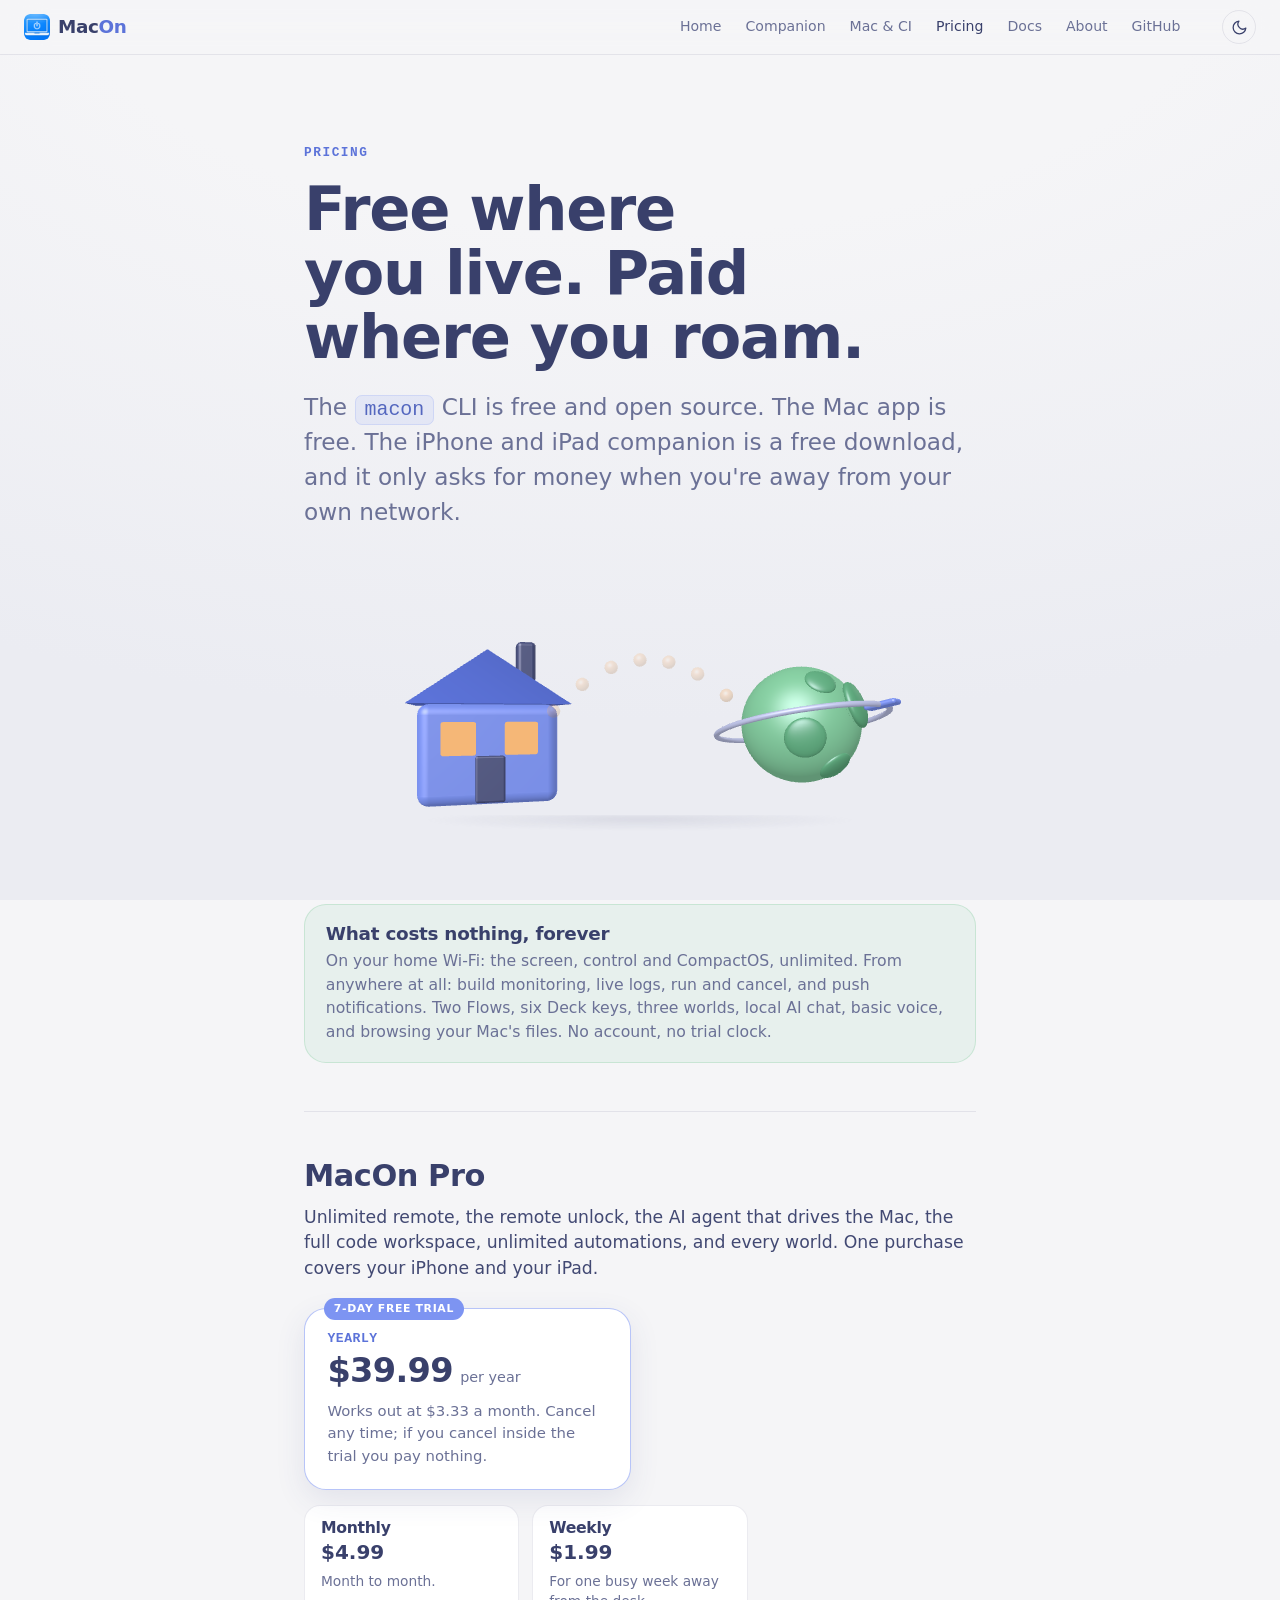
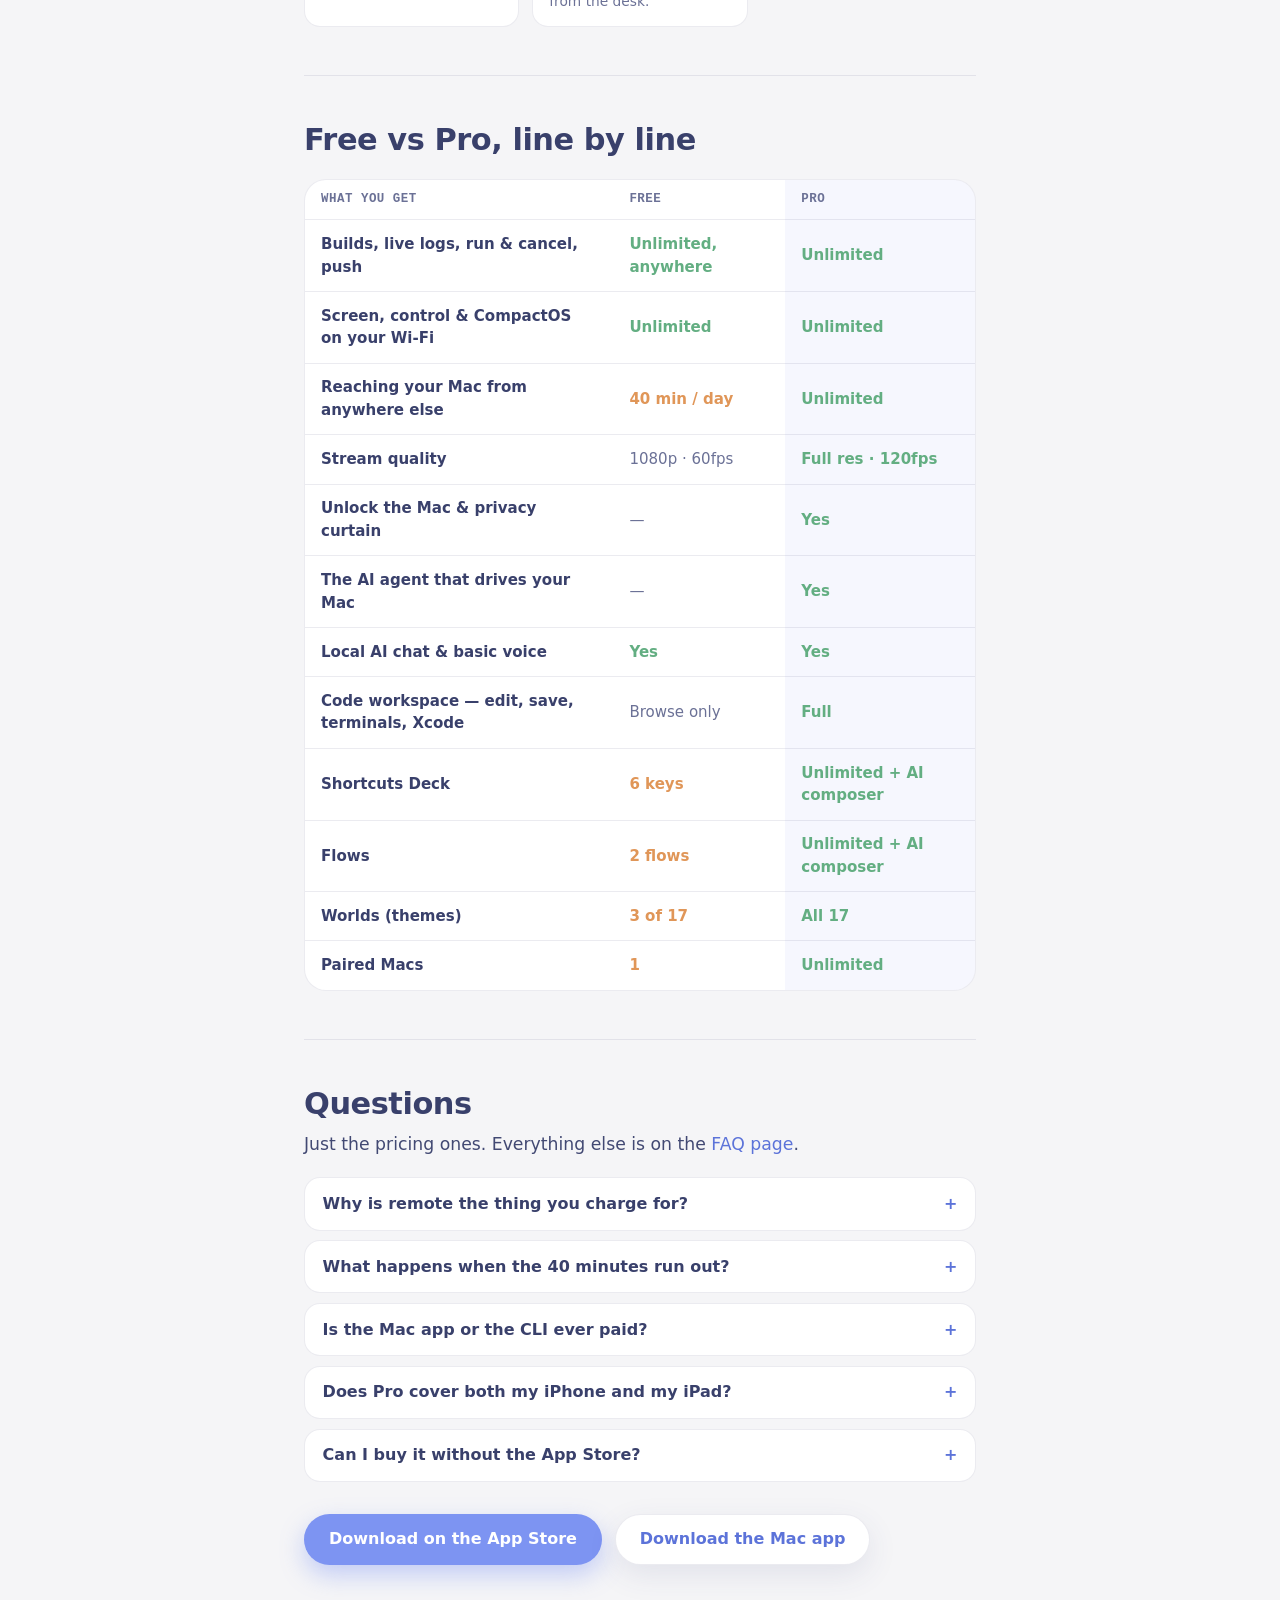
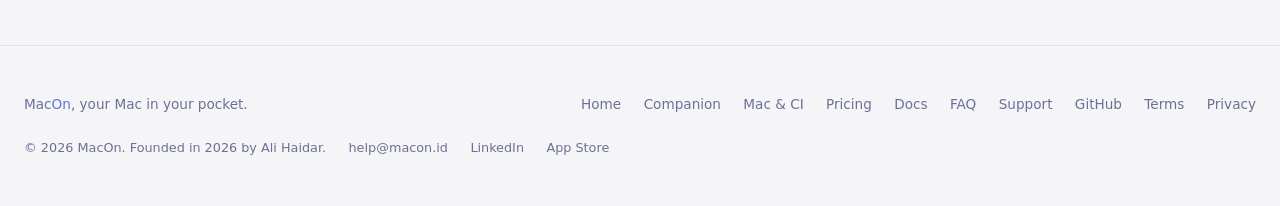
<file: pricing.html>
<!DOCTYPE html>
<html lang="en" data-theme="light">
<head>
<meta charset="UTF-8">
<meta name="viewport" content="width=device-width, initial-scale=1.0">
<title>MacOn · Pricing</title>
<meta name="description" content="The macon CLI is free and open source. The Mac app is free. The iPhone and iPad companion is a free download: unlimited on your home network, 40 minutes a day of remote, and MacOn Pro for everything else.">
<meta name="theme-color" content="#f5f5f7">
<link rel="canonical" href="https://macon.id/pricing">
<meta property="og:type" content="website">
<meta property="og:url" content="https://macon.id/pricing">
<meta property="og:title" content="MacOn · Pricing">
<meta property="og:description" content="Free and unlimited on your home network. Away from home, 40 minutes a day free. MacOn Pro from $1.99 a week, or $39.99 a year with a 7-day free trial.">
<meta property="og:image" content="https://macon.id/assets/og-macon.jpg">
<meta property="og:image:width" content="1200">
<meta property="og:image:height" content="630">
<meta name="twitter:card" content="summary_large_image">
<meta name="twitter:title" content="MacOn · Pricing">
<meta name="twitter:image" content="https://macon.id/assets/og-macon.jpg">
<link rel="icon" href="/favicon.ico" sizes="any">
<link rel="icon" type="image/png" href="/favicon-192.png" sizes="192x192">
<link rel="apple-touch-icon" href="/apple-touch-icon.png">
<script>
  (function () {
    document.documentElement.classList.add('js');
    var theme = 'light';
    try {
      var saved = localStorage.getItem('macon-theme');
      theme = saved || (matchMedia('(prefers-color-scheme: dark)').matches ? 'dark' : 'light');
      document.documentElement.setAttribute('data-theme', theme);
    } catch (e) {}
    var tc = document.querySelector('meta[name="theme-color"]');
    if (tc) tc.setAttribute('content', theme === 'dark' ? '#1c1c24' : '#f5f5f7');
  })();
</script>
<link rel="stylesheet" href="css/tokens.css">
<link rel="stylesheet" href="css/base.css">
<link rel="stylesheet" href="css/nav.css">
<link rel="stylesheet" href="css/footer.css">
<link rel="stylesheet" href="css/pricing.css">
<script type="importmap">{ "imports": { "three": "./js/vendor/three.module.min.js" } }</script>
<script defer src="js/theme.js"></script>
<script defer src="js/nav.js"></script>
<script type="module" src="js/world/pricing.js"></script>
<script type="application/ld+json">{"@context":"https://schema.org","@type":"BreadcrumbList","itemListElement":[{"@type":"ListItem","position":1,"name":"MacOn","item":"https://macon.id/"},{"@type":"ListItem","position":2,"name":"Pricing","item":"https://macon.id/pricing"}]}</script>
<script type="application/ld+json" data-faq-schema>{"@context":"https://schema.org","@type":"FAQPage","url":"https://macon.id/pricing","mainEntity":[{"@type":"Question","name":"Why is remote the thing you charge for?","acceptedAnswer":{"@type":"Answer","text":"Because it's the honest line. On your own network your Mac and your phone talk directly and it costs us nothing, so it stays unlimited and free. Reaching your Mac from a café is the part with real work behind it, and it's the part worth paying for."}},{"@type":"Question","name":"What happens when the 40 minutes run out?","acceptedAnswer":{"@type":"Answer","text":"The session ends cleanly, with a warning at five minutes and one minute left, never a frame cut mid-action. It comes back at midnight. Your Mac keeps the count, not your phone, so it's the same 40 minutes across every device you've paired."}},{"@type":"Question","name":"Is the Mac app or the CLI ever paid?","acceptedAnswer":{"@type":"Answer","text":"No. The macon CLI is MIT-licensed and open source. The Mac app is free — it hosts the server your phone connects to and it's where you grant permissions, so putting it behind a price would make no sense."}},{"@type":"Question","name":"Does Pro cover both my iPhone and my iPad?","acceptedAnswer":{"@type":"Answer","text":"Yes. It's one purchase on your Apple Account, and Restore Purchases brings it to any device signed into the same account."}},{"@type":"Question","name":"Can I buy it without the App Store?","acceptedAnswer":{"@type":"Answer","text":"That one is coming. Checkout on this site will be handled by Paddle, and the receipt will carry a code that unlocks Pro in the app. For now the App Store is the way to buy it, and the Pro page has the detail. Pasting a code to restore a purchase you already own works either way."}}]}</script>
</head>
<body>

<nav>
  <div class="nav-inner">
    <button class="icon-btn" id="menu-btn" aria-label="Menu" aria-expanded="false">
      <svg class="bars" viewBox="0 0 24 24" fill="none" stroke="currentColor" stroke-width="1.8" stroke-linecap="round"><path d="M3 6h18M3 12h18M3 18h18"/></svg>
      <svg class="x" viewBox="0 0 24 24" fill="none" stroke="currentColor" stroke-width="1.8" stroke-linecap="round"><path d="M6 6l12 12M18 6L6 18"/></svg>
    </button>
    <a href="/" class="brand"><img src="macon-icon.png" alt="" class="brand-logo"><span>Mac<span class="on">On</span></span></a>
    <div class="nav-links">
      <a href="/">Home</a>
      <a href="/companion">Companion</a>
      <a href="/mac">Mac &amp; CI</a>
      <a href="/pricing" class="active">Pricing</a>
      <a href="/docs">Docs</a>
      <a href="/about">About</a>
      <a href="https://github.com/alimusawa313/MaconKit">GitHub</a>
    </div>
    <div class="nav-tools">
      <button class="icon-btn" id="theme-toggle" aria-label="Toggle dark mode">
        <svg class="moon" viewBox="0 0 24 24" fill="none" stroke="currentColor" stroke-width="1.8" stroke-linecap="round" stroke-linejoin="round"><path d="M21 12.79A9 9 0 1 1 11.21 3 7 7 0 0 0 21 12.79z"/></svg>
        <svg class="sun" viewBox="0 0 24 24" fill="none" stroke="currentColor" stroke-width="1.8" stroke-linecap="round" stroke-linejoin="round"><circle cx="12" cy="12" r="4.5"/><path d="M12 1v2M12 21v2M4.2 4.2l1.4 1.4M18.4 18.4l1.4 1.4M1 12h2M21 12h2M4.2 19.8l1.4-1.4M18.4 5.6l1.4-1.4"/></svg>
      </button>
    </div>
  </div>
</nav>

<main>
  <p class="eyebrow">Pricing</p>
  <h1>Free where you live. Paid where you roam.</h1>
  <p class="lead">The <code>macon</code> CLI is free and open source. The Mac app is free. The iPhone and iPad companion is a free download, and it only asks for money when you're away from your own network.</p>

  <div class="pricing-stage" id="pricing-stage" role="img"
       aria-label="A clay house beside a clay globe, with beads of light hopping from one to the other">
    <canvas></canvas>
  </div>

  <div class="free-first">
    <h2>What costs nothing, forever</h2>
    <p>On your home Wi-Fi: the screen, control and CompactOS, unlimited. From anywhere at all: build monitoring, live logs, run and cancel, and push notifications. Two Flows, six Deck keys, three worlds, local AI chat, basic voice, and browsing your Mac's files. No account, no trial clock.</p>
  </div>

  <hr class="rule">

  <h2>MacOn Pro</h2>
  <p>Unlimited remote, the remote unlock, the AI agent that drives the Mac, the full code workspace, unlimited automations, and every world. One purchase covers your iPhone and your iPad.</p>

  <div class="plans">
    <div class="plan featured">
      <span class="plan-badge">7-day free trial</span>
      <p class="plan-name">Yearly</p>
      <div class="plan-price"><b>$39.99</b><span class="plan-unit">per year</span></div>
      <p class="plan-note">Works out at $3.33 a month. Cancel any time; if you cancel inside the trial you pay nothing.</p>
    </div>
  </div>

  <div class="plans-more">
    <div class="plan-slim">
      <h3>Monthly</h3>
      <span class="amt">$4.99</span>
      <p>Month to month.</p>
    </div>
    <div class="plan-slim">
      <h3>Weekly</h3>
      <span class="amt">$1.99</span>
      <p>For one busy week away from the desk.</p>
    </div>
  </div>

  <hr class="rule">

  <h2>Free vs Pro, line by line</h2>
  <div class="tablewrap">
    <table class="compare">
      <colgroup><col><col><col class="pro"></colgroup>
      <thead>
        <tr><th>What you get</th><th>Free</th><th>Pro</th></tr>
      </thead>
      <tbody>
        <tr><th>Builds, live logs, run &amp; cancel, push</th><td class="yes">Unlimited, anywhere</td><td class="yes">Unlimited</td></tr>
        <tr><th>Screen, control &amp; CompactOS on your Wi-Fi</th><td class="yes">Unlimited</td><td class="yes">Unlimited</td></tr>
        <tr><th>Reaching your Mac from anywhere else</th><td class="cap">40 min / day</td><td class="yes">Unlimited</td></tr>
        <tr><th>Stream quality</th><td>1080p · 60fps</td><td class="yes">Full res · 120fps</td></tr>
        <tr><th>Unlock the Mac &amp; privacy curtain</th><td>—</td><td class="yes">Yes</td></tr>
        <tr><th>The AI agent that drives your Mac</th><td>—</td><td class="yes">Yes</td></tr>
        <tr><th>Local AI chat &amp; basic voice</th><td class="yes">Yes</td><td class="yes">Yes</td></tr>
        <tr><th>Code workspace — edit, save, terminals, Xcode</th><td>Browse only</td><td class="yes">Full</td></tr>
        <tr><th>Shortcuts Deck</th><td class="cap">6 keys</td><td class="yes">Unlimited + AI composer</td></tr>
        <tr><th>Flows</th><td class="cap">2 flows</td><td class="yes">Unlimited + AI composer</td></tr>
        <tr><th>Worlds (themes)</th><td class="cap">3 of 17</td><td class="yes">All 17</td></tr>
        <tr><th>Paired Macs</th><td class="cap">1</td><td class="yes">Unlimited</td></tr>
      </tbody>
    </table>
  </div>

  <hr class="rule">

  <h2>Questions</h2>
  <p class="section-note">Just the pricing ones. Everything else is on the <a href="/faq">FAQ page</a>.</p>
  <div class="faq">
    <details>
      <summary>Why is remote the thing you charge for?</summary>
      <p>Because it's the honest line. On your own network your Mac and your phone talk directly and it costs us nothing, so it stays unlimited and free. Reaching your Mac from a café is the part with real work behind it, and it's the part worth paying for.</p>
    </details>
    <details>
      <summary>What happens when the 40 minutes run out?</summary>
      <p>The session ends cleanly, with a warning at five minutes and one minute left, never a frame cut mid-action. It comes back at midnight. Your Mac keeps the count, not your phone, so it's the same 40 minutes across every device you've paired.</p>
    </details>
    <details>
      <summary>Is the Mac app or the CLI ever paid?</summary>
      <p>No. The <code>macon</code> CLI is MIT-licensed and open source. The Mac app is free — it hosts the server your phone connects to and it's where you grant permissions, so putting it behind a price would make no sense.</p>
    </details>
    <details>
      <summary>Does Pro cover both my iPhone and my iPad?</summary>
      <p>Yes. It's one purchase on your Apple Account, and Restore Purchases brings it to any device signed into the same account.</p>
    </details>
    <details>
      <summary>Can I buy it without the App Store?</summary>
      <p>That one is coming. Checkout on this site will be handled by Paddle, and the receipt will carry a code that unlocks Pro in the app. For now the App Store is the way to buy it, and <a href="/pro">the Pro page</a> has the detail. Pasting a code to restore a purchase you already own works either way.</p>
    </details>
  </div>

  <div class="ctas">
    <a href="https://apps.apple.com/app/id6794170681" class="btn btn-primary">Download on the App Store</a>
    <a href="/downloads/MacOn.dmg" class="btn btn-ghost">Download the Mac app</a>
  </div>
</main>

<footer>
  <div class="footer-inner">
    <div>Mac<span style="color:var(--accent-deep)">On</span>, your Mac in your pocket.</div>
    <div class="footer-links">
      <a href="/">Home</a>
      <a href="/companion">Companion</a>
      <a href="/mac">Mac &amp; CI</a>
      <a href="/pricing">Pricing</a>
      <a href="/docs">Docs</a>
      <a href="/faq">FAQ</a>
      <a href="/support">Support</a>
      <a href="https://github.com/alimusawa313/MaconKit">GitHub</a>
      <a href="/terms">Terms</a>
      <a href="/privacy">Privacy</a>
    </div>
  </div>
  <div class="footer-legal">
    <span>&copy; 2026 MacOn. Founded in 2026 by Ali Haidar.</span>
    <a href="mailto:help@macon.id">help@macon.id</a>
    <a href="https://www.linkedin.com/company/143584964/" rel="noopener">LinkedIn</a>
    <a href="https://apps.apple.com/app/id6794170681" rel="noopener">App Store</a>
  </div>
</footer>

</body>
</html>
</file>
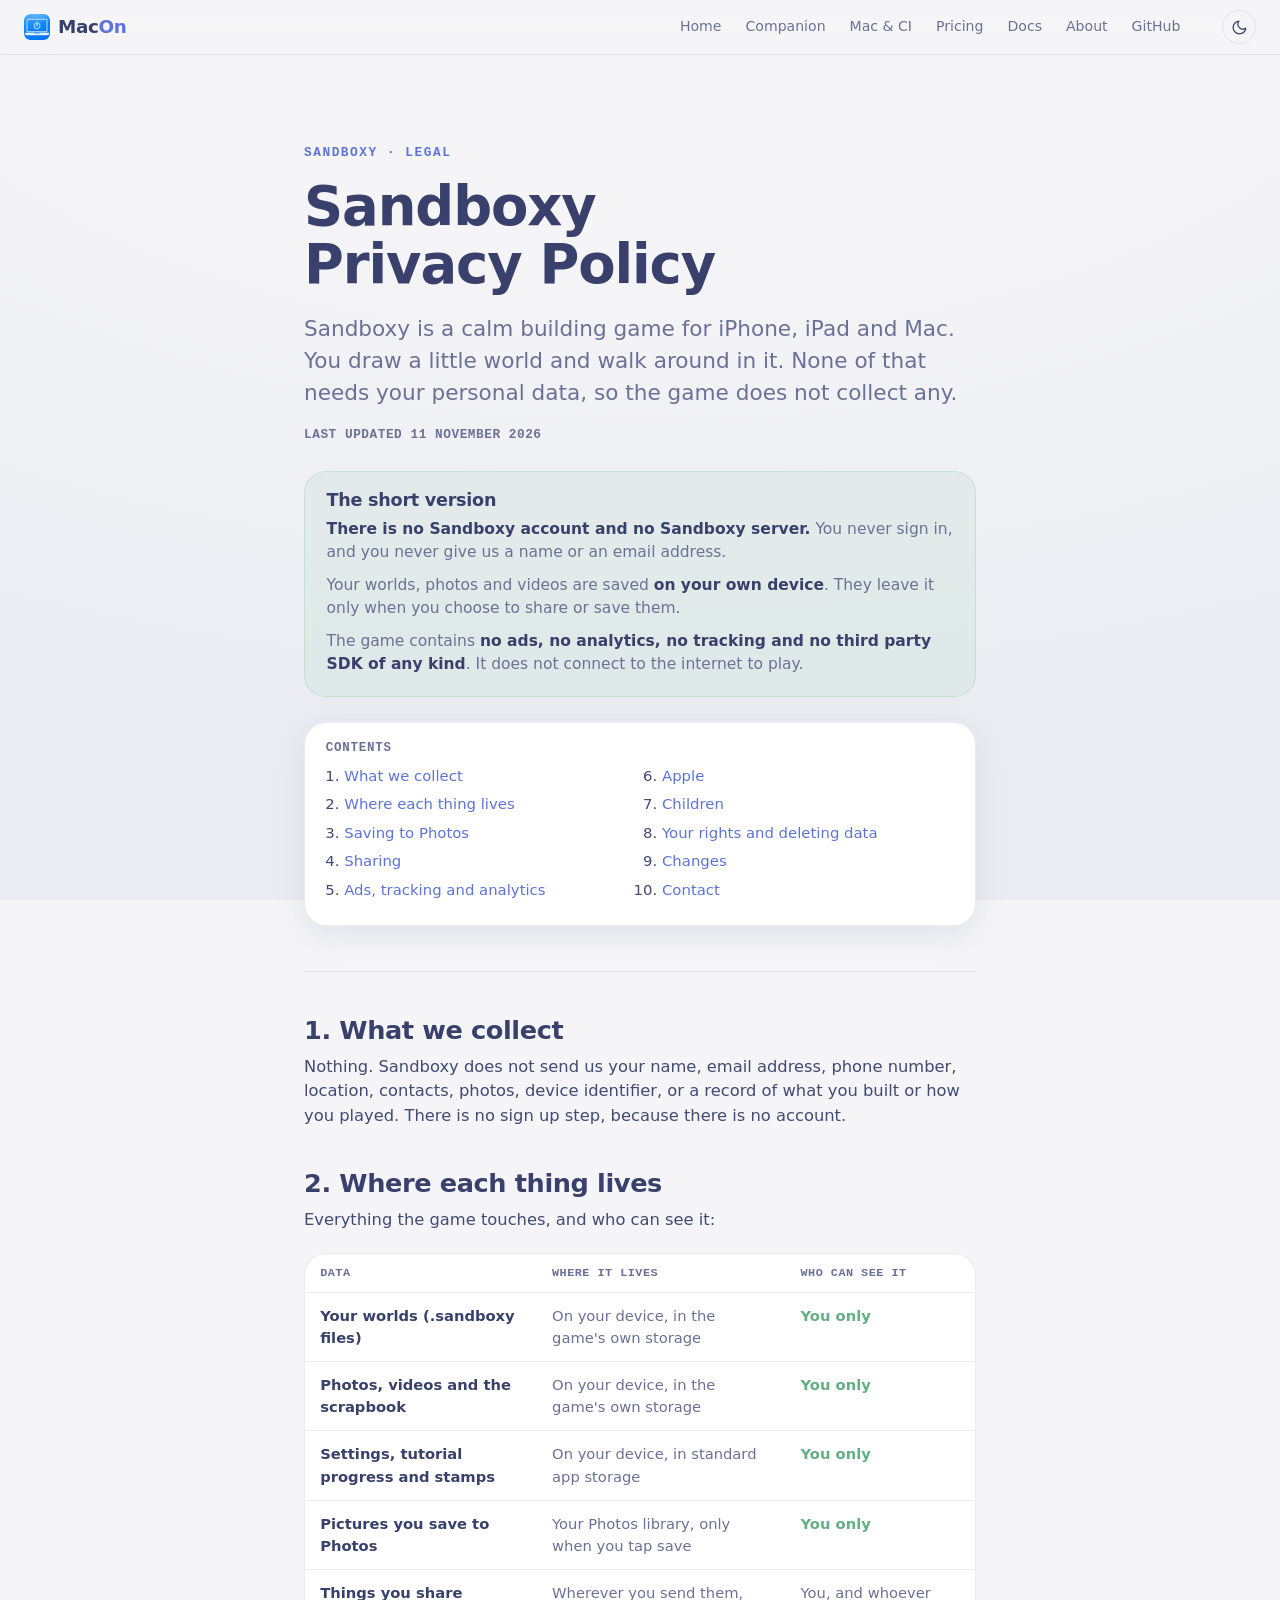
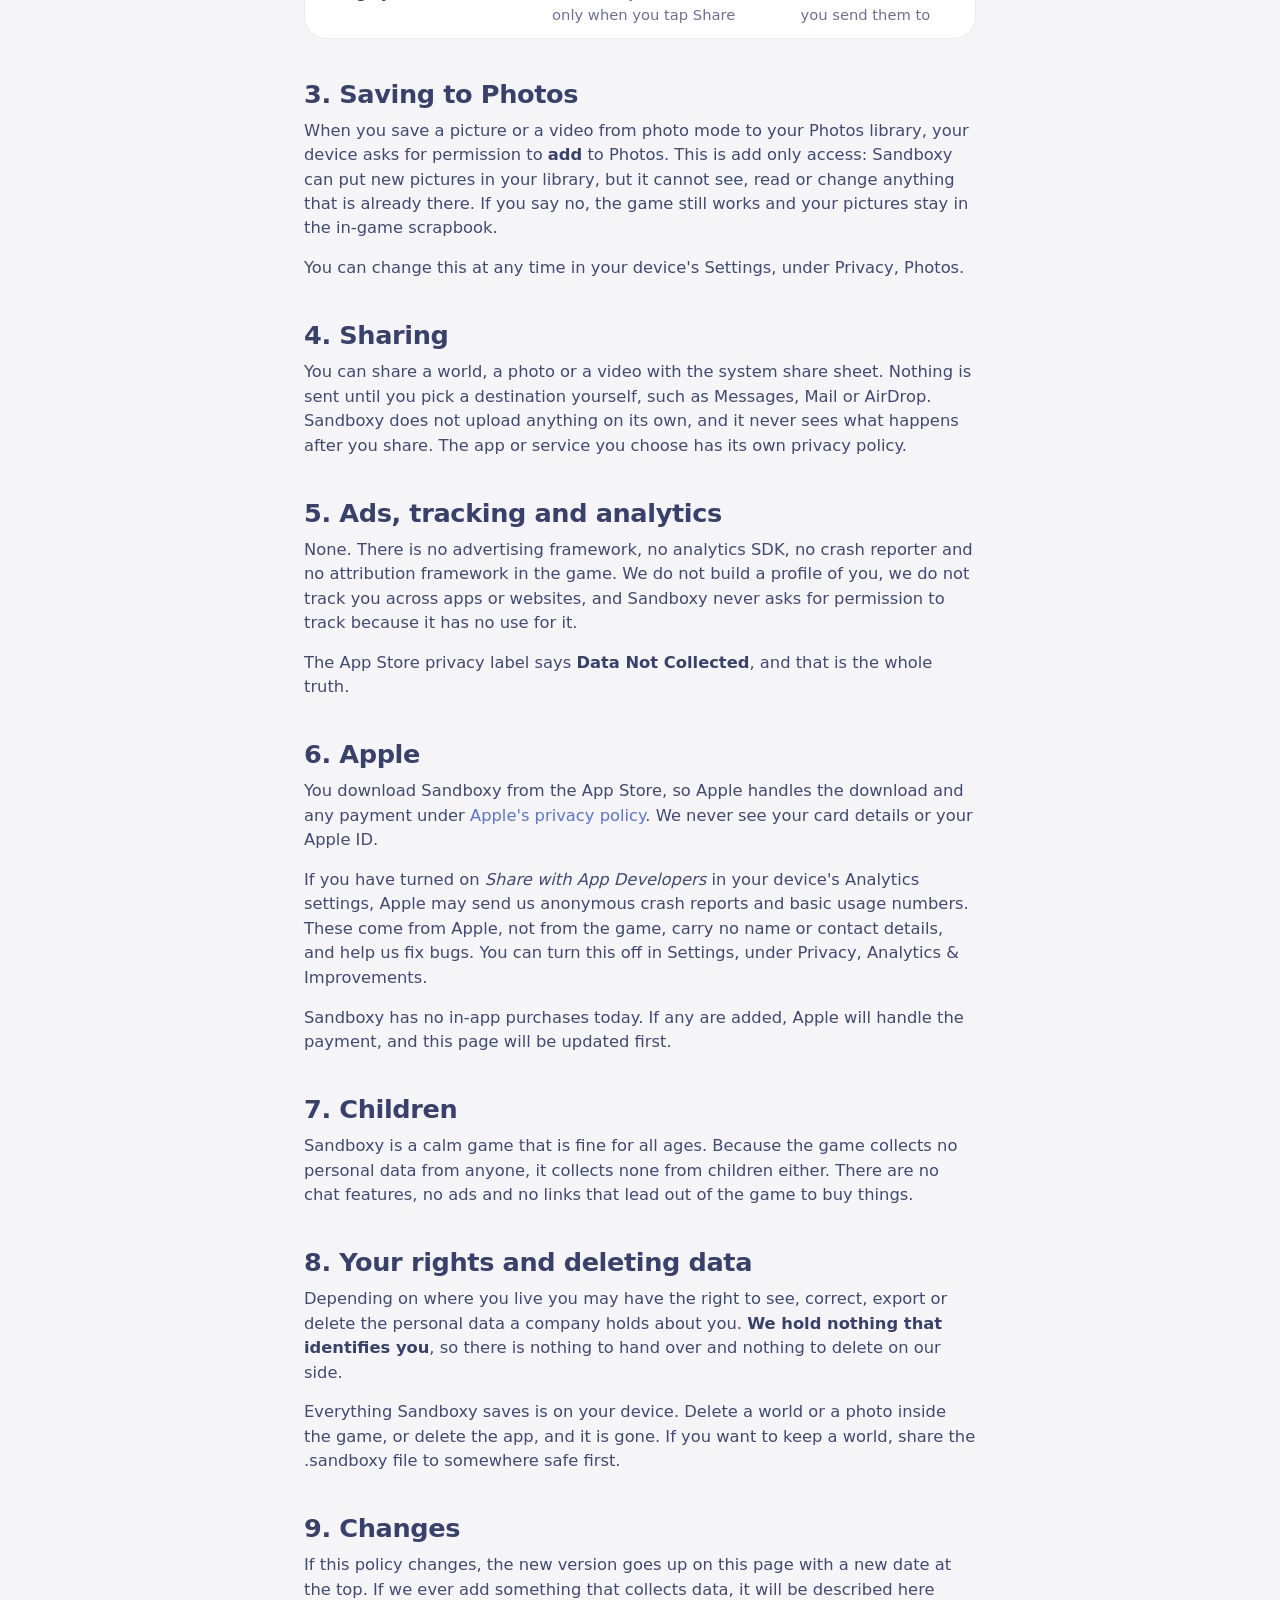
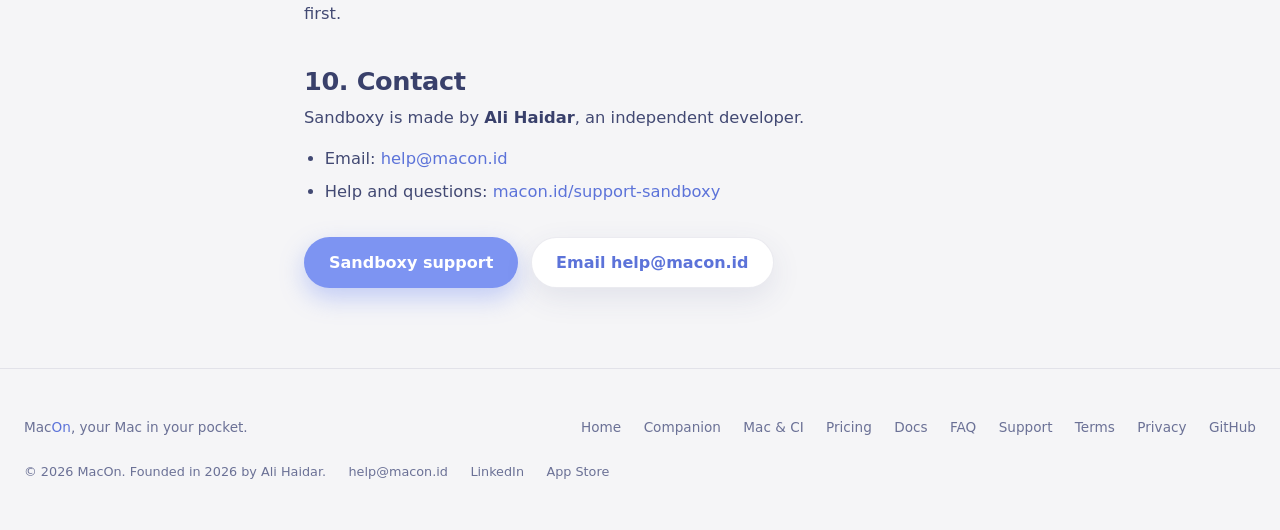
<file: privacy-sandboxy.html>
<!DOCTYPE html>
<html lang="en" data-theme="light">
<head>
<meta charset="UTF-8">
<meta name="viewport" content="width=device-width, initial-scale=1.0">
<title>Sandboxy · Privacy Policy</title>
<meta name="description" content="Sandboxy has no account, no server, no ads and no analytics. Your worlds and photos stay on your device. Here is exactly what the game touches.">
<meta name="theme-color" content="#f5f5f7">
<link rel="canonical" href="https://macon.id/privacy-sandboxy">
<meta property="og:type" content="website">
<meta property="og:url" content="https://macon.id/privacy-sandboxy">
<meta property="og:title" content="Sandboxy · Privacy Policy">
<meta property="og:description" content="Sandboxy has no account, no server, no ads and no analytics. Your worlds and photos stay on your device. Here is exactly what the game touches.">
<meta name="twitter:card" content="summary">
<meta name="twitter:title" content="Sandboxy · Privacy Policy">
<link rel="icon" href="/favicon.ico" sizes="any">
<link rel="icon" type="image/png" href="/favicon-192.png" sizes="192x192">
<link rel="apple-touch-icon" href="/apple-touch-icon.png">
<script>
  (function () {
    document.documentElement.classList.add('js');
    var theme = 'light';
    try {
      var saved = localStorage.getItem('macon-theme');
      theme = saved || (matchMedia('(prefers-color-scheme: dark)').matches ? 'dark' : 'light');
      document.documentElement.setAttribute('data-theme', theme);
    } catch (e) {}
    var tc = document.querySelector('meta[name="theme-color"]');
    if (tc) tc.setAttribute('content', theme === 'dark' ? '#1c1c24' : '#f5f5f7');
  })();
</script>
<link rel="stylesheet" href="/css/tokens.css">
<link rel="stylesheet" href="/css/base.css">
<link rel="stylesheet" href="/css/nav.css">
<link rel="stylesheet" href="/css/footer.css">
<link rel="stylesheet" href="/css/legal.css">
<script defer src="/js/theme.js"></script>
<script defer src="/js/nav.js"></script>
<script type="application/ld+json">{"@context":"https://schema.org","@type":"BreadcrumbList","itemListElement":[{"@type":"ListItem","position":1,"name":"MacOn","item":"https://macon.id/"},{"@type":"ListItem","position":2,"name":"Sandboxy Privacy Policy","item":"https://macon.id/privacy-sandboxy"}]}</script>
</head>
<body>

<nav>
  <div class="nav-inner">
    <button class="icon-btn" id="menu-btn" aria-label="Menu" aria-expanded="false">
      <svg class="bars" viewBox="0 0 24 24" fill="none" stroke="currentColor" stroke-width="1.8" stroke-linecap="round"><path d="M3 6h18M3 12h18M3 18h18"/></svg>
      <svg class="x" viewBox="0 0 24 24" fill="none" stroke="currentColor" stroke-width="1.8" stroke-linecap="round"><path d="M6 6l12 12M18 6L6 18"/></svg>
    </button>
    <a href="/" class="brand"><img src="/macon-icon.png" alt="" class="brand-logo"><span>Mac<span class="on">On</span></span></a>
    <div class="nav-links">
      <a href="/">Home</a>
      <a href="/companion">Companion</a>
      <a href="/mac">Mac &amp; CI</a>
      <a href="/pricing">Pricing</a>
      <a href="/docs">Docs</a>
      <a href="/about">About</a>
      <a href="https://github.com/alimusawa313/MaconKit">GitHub</a>
    </div>
    <div class="nav-tools">
      <button class="icon-btn" id="theme-toggle" aria-label="Toggle dark mode">
        <svg class="moon" viewBox="0 0 24 24" fill="none" stroke="currentColor" stroke-width="1.8" stroke-linecap="round" stroke-linejoin="round"><path d="M21 12.79A9 9 0 1 1 11.21 3 7 7 0 0 0 21 12.79z"/></svg>
        <svg class="sun" viewBox="0 0 24 24" fill="none" stroke="currentColor" stroke-width="1.8" stroke-linecap="round" stroke-linejoin="round"><circle cx="12" cy="12" r="4.5"/><path d="M12 1v2M12 21v2M4.2 4.2l1.4 1.4M18.4 18.4l1.4 1.4M1 12h2M21 12h2M4.2 19.8l1.4-1.4M18.4 5.6l1.4-1.4"/></svg>
      </button>
    </div>
  </div>
</nav>

<main>
  <p class="eyebrow">Sandboxy · Legal</p>
  <h1>Sandboxy Privacy Policy</h1>
  <p class="lead">Sandboxy is a calm building game for iPhone, iPad and Mac. You draw a little world and walk around in it. None of that needs your personal data, so the game does not collect any.</p>
  <p class="updated">Last updated 11 November 2026</p>

  <div class="summary">
    <h2>The short version</h2>
    <p><strong>There is no Sandboxy account and no Sandboxy server.</strong> You never sign in, and you never give us a name or an email address.</p>
    <p>Your worlds, photos and videos are saved <strong>on your own device</strong>. They leave it only when you choose to share or save them.</p>
    <p>The game contains <strong>no ads, no analytics, no tracking and no third party SDK of any kind</strong>. It does not connect to the internet to play.</p>
  </div>

  <div class="toc">
    <h2>Contents</h2>
    <ol>
      <li><a href="#collect">What we collect</a></li>
      <li><a href="#where">Where each thing lives</a></li>
      <li><a href="#photos">Saving to Photos</a></li>
      <li><a href="#sharing">Sharing</a></li>
      <li><a href="#tracking">Ads, tracking and analytics</a></li>
      <li><a href="#apple">Apple</a></li>
      <li><a href="#children">Children</a></li>
      <li><a href="#rights">Your rights and deleting data</a></li>
      <li><a href="#changes">Changes</a></li>
      <li><a href="#contact">Contact</a></li>
    </ol>
  </div>

  <hr class="rule">

  <h2 id="collect">1. What we collect</h2>
  <p>Nothing. Sandboxy does not send us your name, email address, phone number, location, contacts, photos, device identifier, or a record of what you built or how you played. There is no sign up step, because there is no account.</p>

  <h2 id="where">2. Where each thing lives</h2>
  <p>Everything the game touches, and who can see it:</p>
  <div class="tablewrap">
    <table class="data">
      <thead><tr><th>Data</th><th>Where it lives</th><th>Who can see it</th></tr></thead>
      <tbody>
        <tr><th>Your worlds (.sandboxy files)</th><td>On your device, in the game's own storage</td><td class="never">You only</td></tr>
        <tr><th>Photos, videos and the scrapbook</th><td>On your device, in the game's own storage</td><td class="never">You only</td></tr>
        <tr><th>Settings, tutorial progress and stamps</th><td>On your device, in standard app storage</td><td class="never">You only</td></tr>
        <tr><th>Pictures you save to Photos</th><td>Your Photos library, only when you tap save</td><td class="never">You only</td></tr>
        <tr><th>Things you share</th><td>Wherever you send them, only when you tap Share</td><td>You, and whoever you send them to</td></tr>
      </tbody>
    </table>
  </div>

  <h2 id="photos">3. Saving to Photos</h2>
  <p>When you save a picture or a video from photo mode to your Photos library, your device asks for permission to <strong>add</strong> to Photos. This is add only access: Sandboxy can put new pictures in your library, but it cannot see, read or change anything that is already there. If you say no, the game still works and your pictures stay in the in-game scrapbook.</p>
  <p>You can change this at any time in your device's Settings, under Privacy, Photos.</p>

  <h2 id="sharing">4. Sharing</h2>
  <p>You can share a world, a photo or a video with the system share sheet. Nothing is sent until you pick a destination yourself, such as Messages, Mail or AirDrop. Sandboxy does not upload anything on its own, and it never sees what happens after you share. The app or service you choose has its own privacy policy.</p>

  <h2 id="tracking">5. Ads, tracking and analytics</h2>
  <p>None. There is no advertising framework, no analytics SDK, no crash reporter and no attribution framework in the game. We do not build a profile of you, we do not track you across apps or websites, and Sandboxy never asks for permission to track because it has no use for it.</p>
  <p>The App Store privacy label says <strong>Data Not Collected</strong>, and that is the whole truth.</p>

  <h2 id="apple">6. Apple</h2>
  <p>You download Sandboxy from the App Store, so Apple handles the download and any payment under <a href="https://www.apple.com/legal/privacy/" target="_blank" rel="noopener">Apple's privacy policy</a>. We never see your card details or your Apple ID.</p>
  <p>If you have turned on <em>Share with App Developers</em> in your device's Analytics settings, Apple may send us anonymous crash reports and basic usage numbers. These come from Apple, not from the game, carry no name or contact details, and help us fix bugs. You can turn this off in Settings, under Privacy, Analytics &amp; Improvements.</p>
  <p>Sandboxy has no in-app purchases today. If any are added, Apple will handle the payment, and this page will be updated first.</p>

  <h2 id="children">7. Children</h2>
  <p>Sandboxy is a calm game that is fine for all ages. Because the game collects no personal data from anyone, it collects none from children either. There are no chat features, no ads and no links that lead out of the game to buy things.</p>

  <h2 id="rights">8. Your rights and deleting data</h2>
  <p>Depending on where you live you may have the right to see, correct, export or delete the personal data a company holds about you. <strong>We hold nothing that identifies you</strong>, so there is nothing to hand over and nothing to delete on our side.</p>
  <p>Everything Sandboxy saves is on your device. Delete a world or a photo inside the game, or delete the app, and it is gone. If you want to keep a world, share the .sandboxy file to somewhere safe first.</p>

  <h2 id="changes">9. Changes</h2>
  <p>If this policy changes, the new version goes up on this page with a new date at the top. If we ever add something that collects data, it will be described here first.</p>

  <h2 id="contact">10. Contact</h2>
  <p>Sandboxy is made by <strong>Ali Haidar</strong>, an independent developer.</p>
  <ul>
    <li>Email: <a href="mailto:help@macon.id">help@macon.id</a></li>
    <li>Help and questions: <a href="/support-sandboxy">macon.id/support-sandboxy</a></li>
  </ul>

  <div class="ctas">
    <a href="/support-sandboxy" class="btn btn-primary">Sandboxy support</a>
    <a href="mailto:help@macon.id" class="btn btn-ghost">Email help@macon.id</a>
  </div>
</main>
<footer>
  <div class="footer-inner">
    <div>Mac<span style="color:var(--accent-deep)">On</span>, your Mac in your pocket.</div>
    <div class="footer-links">
      <a href="/">Home</a>
      <a href="/companion">Companion</a>
      <a href="/mac">Mac &amp; CI</a>
      <a href="/pricing">Pricing</a>
      <a href="/docs">Docs</a>
      <a href="/faq">FAQ</a>
      <a href="/support">Support</a>
      <a href="/terms">Terms</a>
      <a href="/privacy">Privacy</a>
      <a href="https://github.com/alimusawa313/MaconKit">GitHub</a>
    </div>
  </div>
  <div class="footer-legal">
    <span>&copy; 2026 MacOn. Founded in 2026 by Ali Haidar.</span>
    <a href="mailto:help@macon.id">help@macon.id</a>
    <a href="https://www.linkedin.com/company/143584964/" rel="noopener">LinkedIn</a>
    <a href="https://apps.apple.com/app/id6794170681" rel="noopener">App Store</a>
  </div>
</footer>
</body>
</html>
</file>
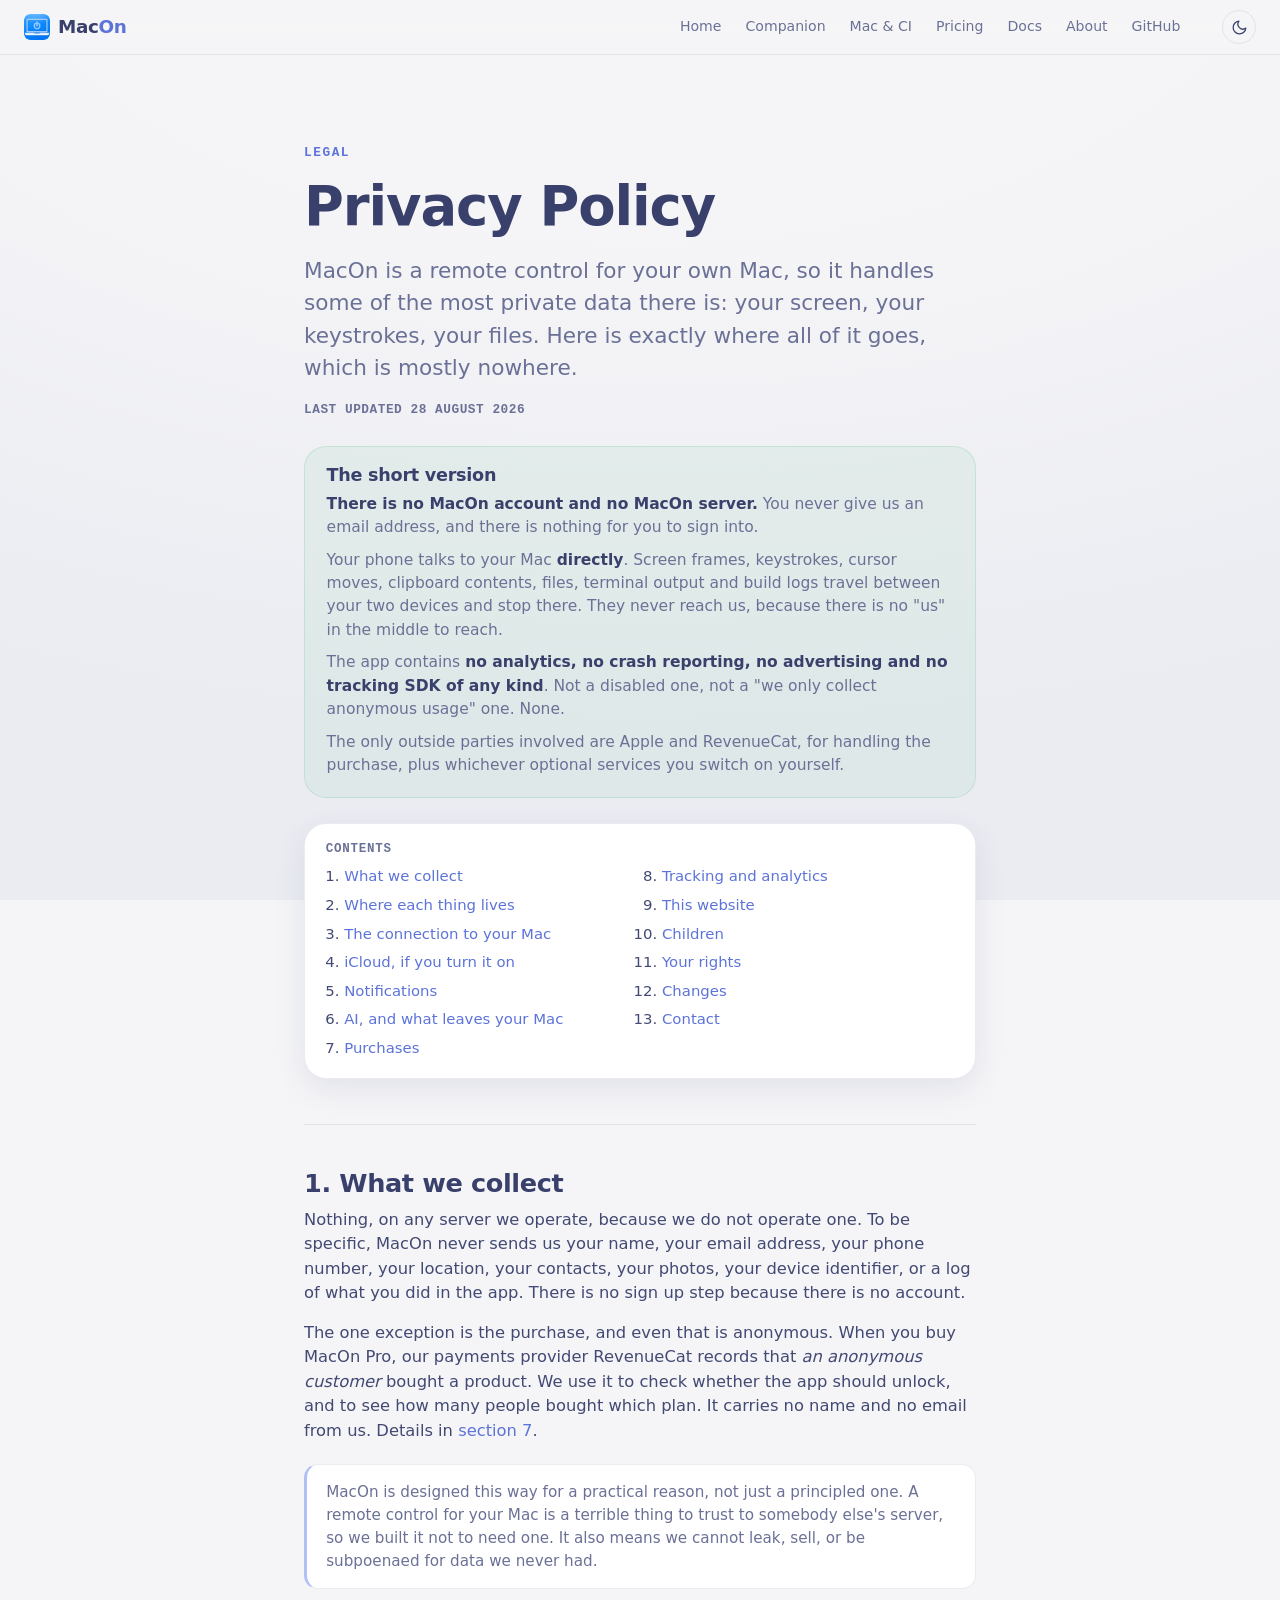
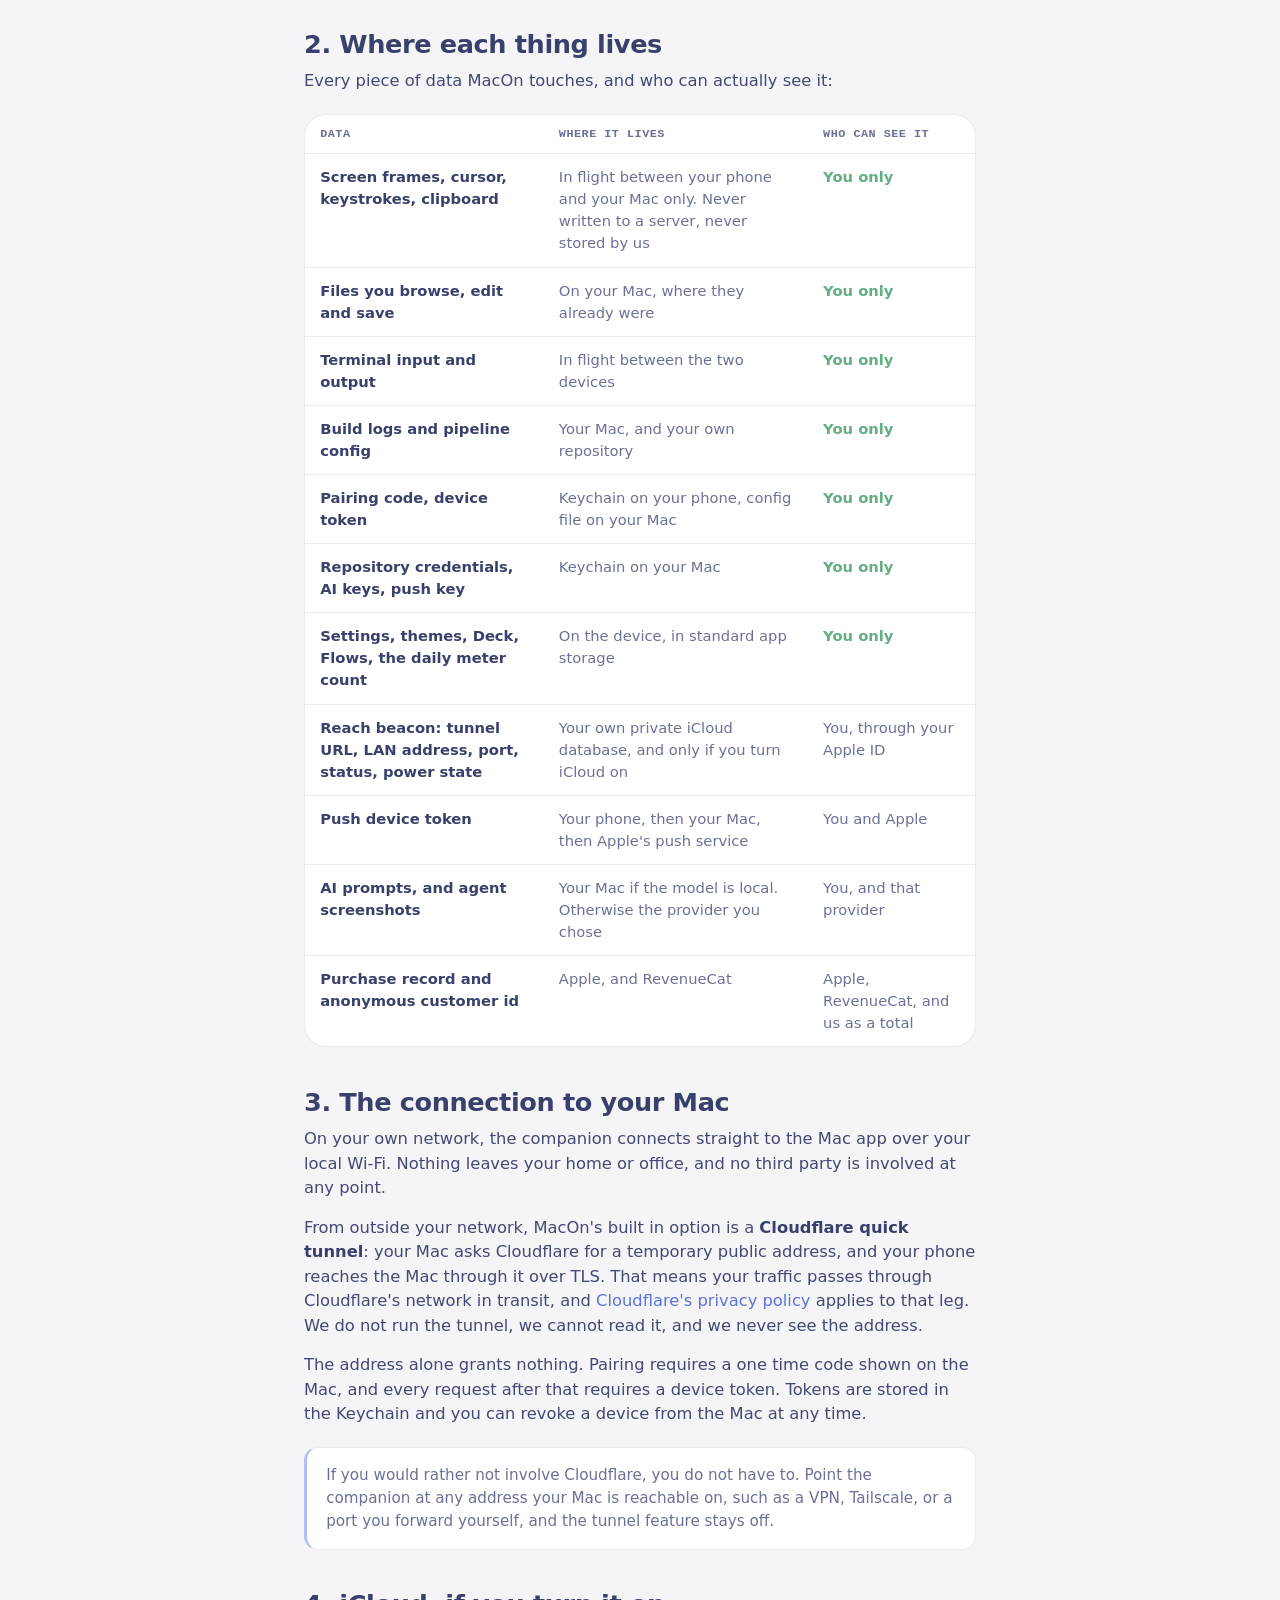
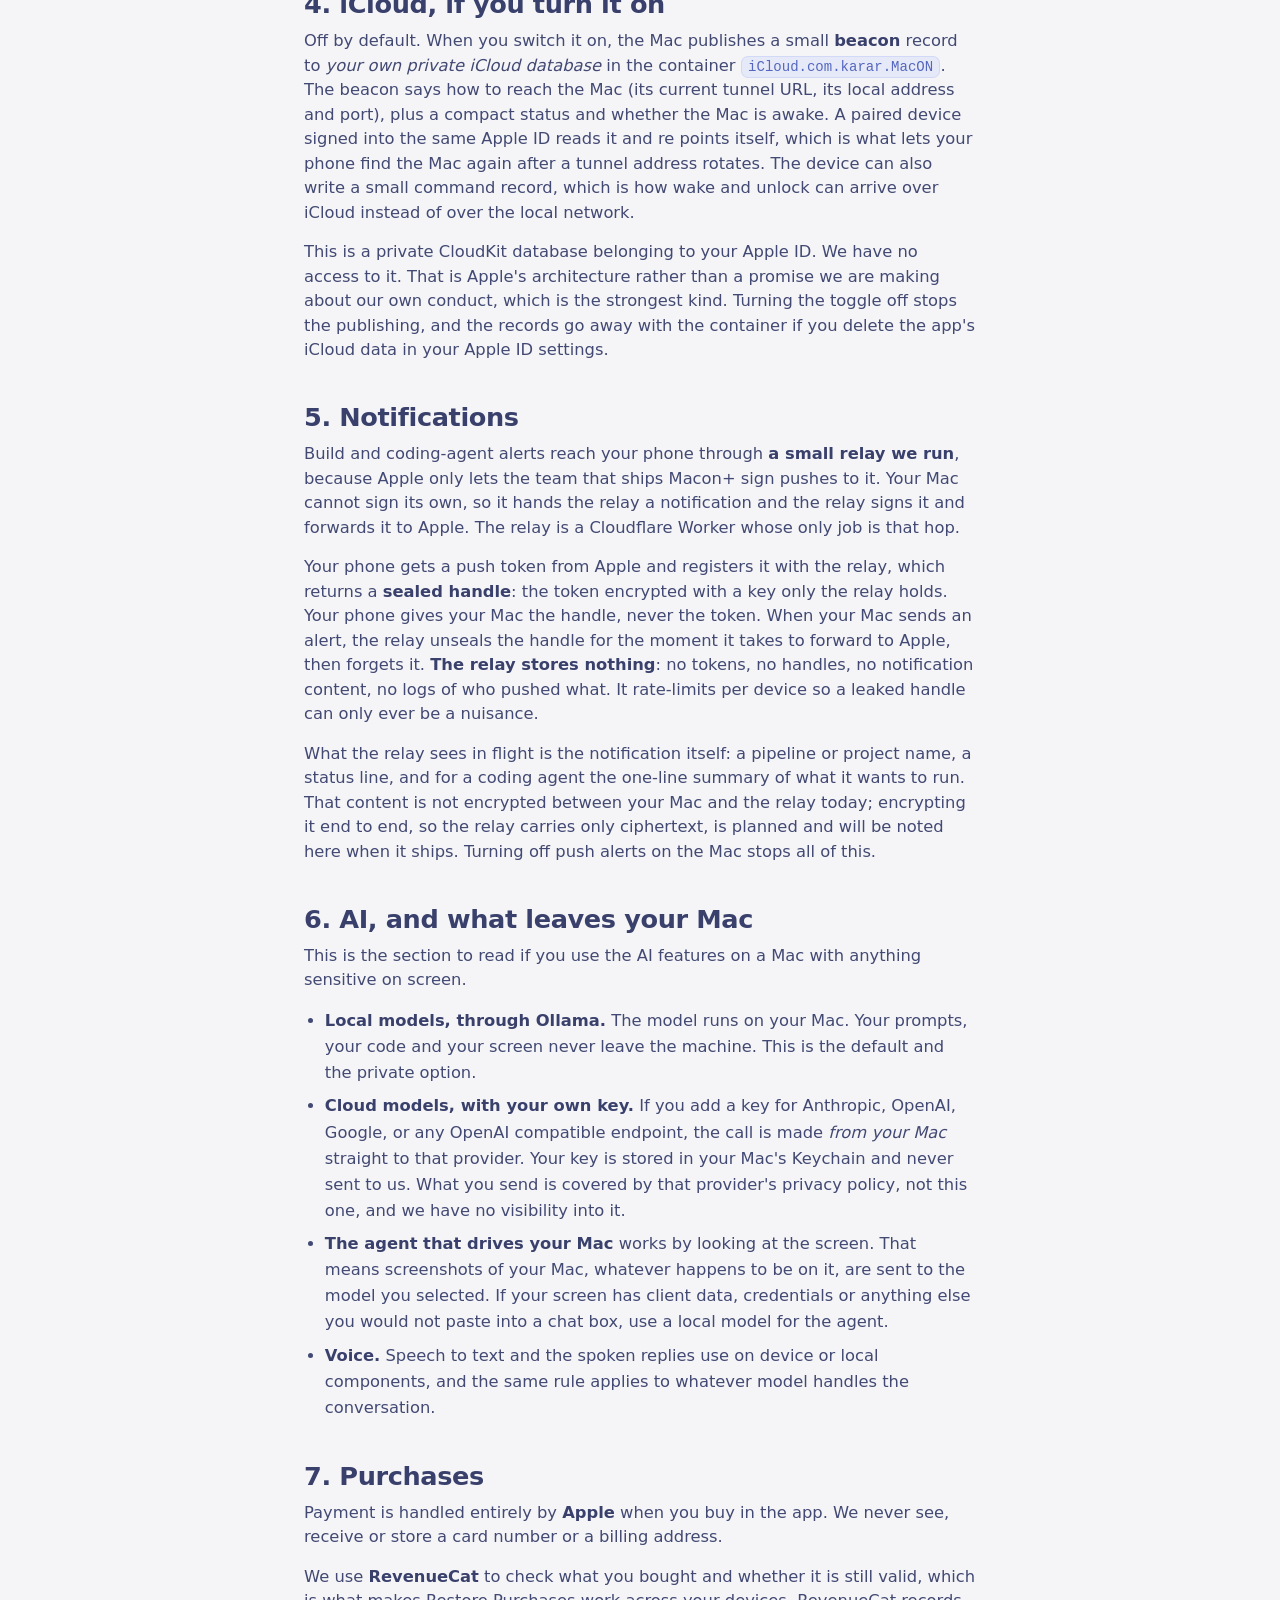
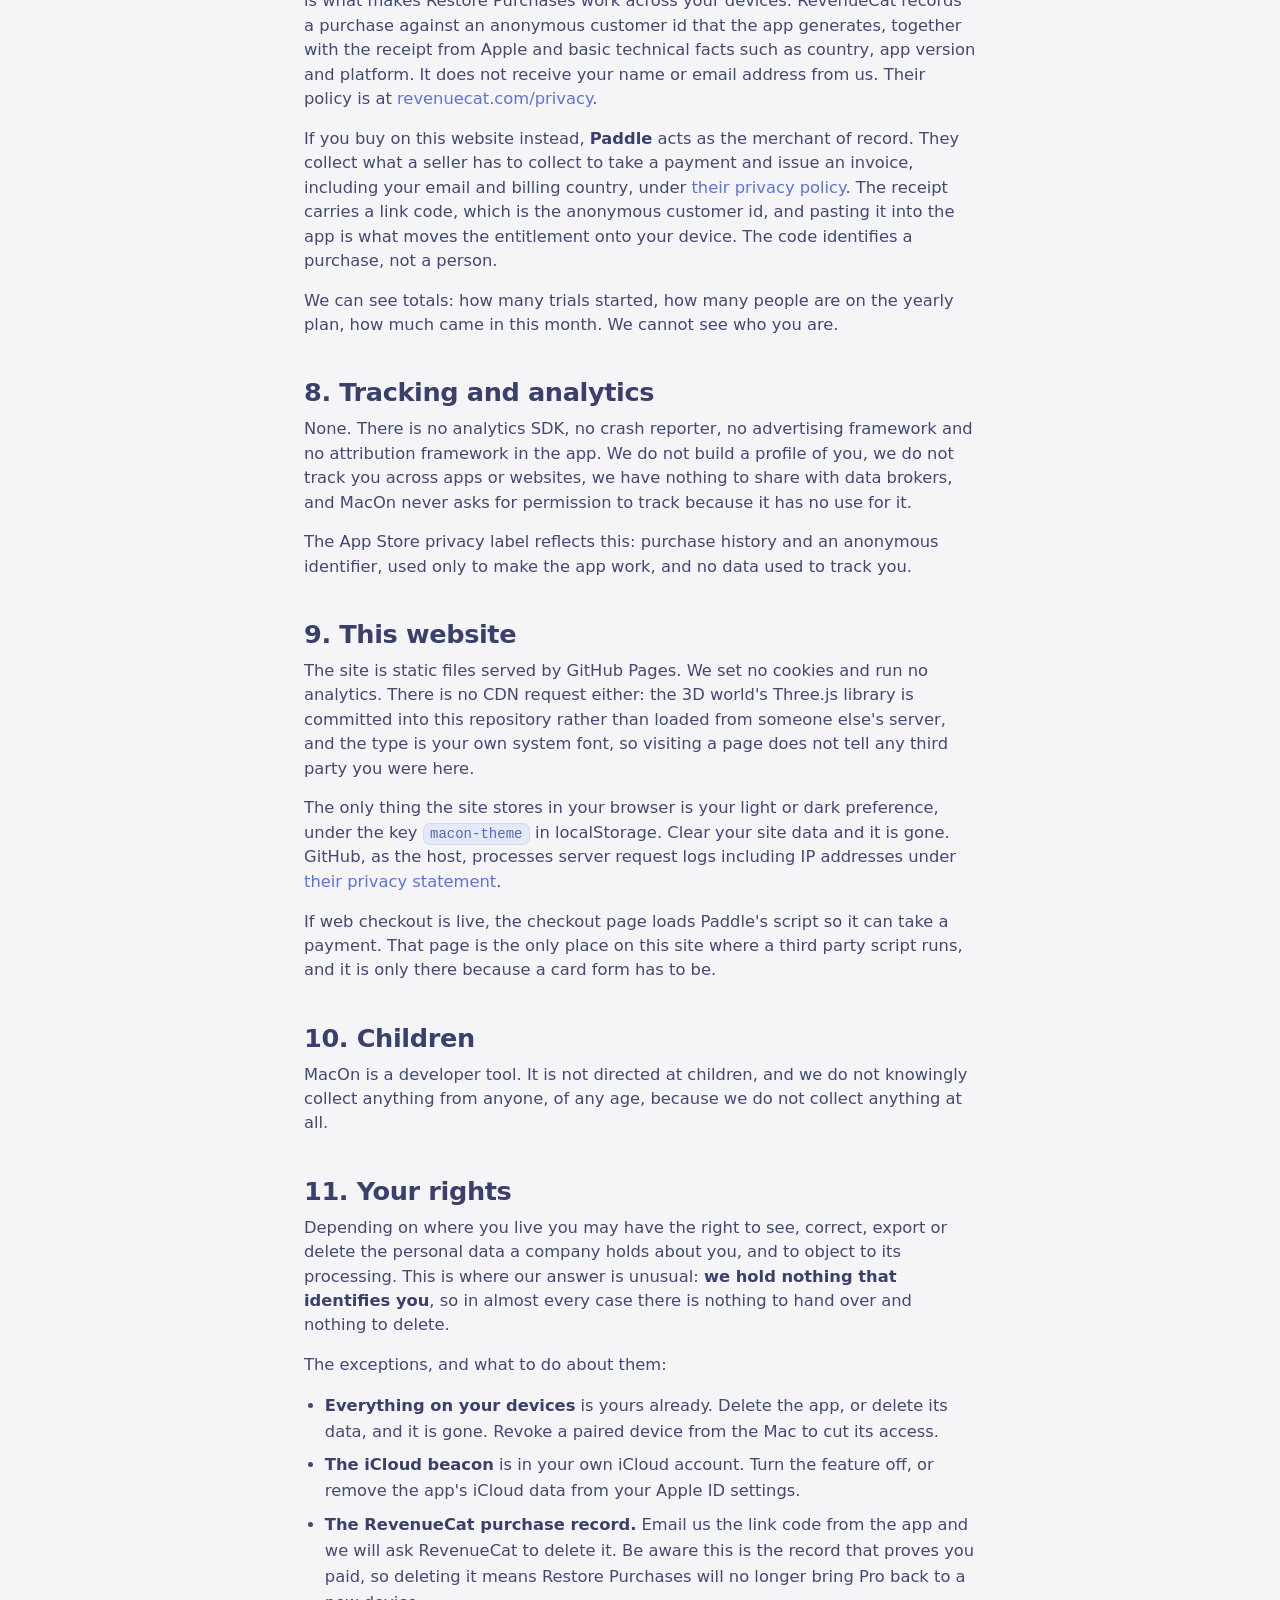
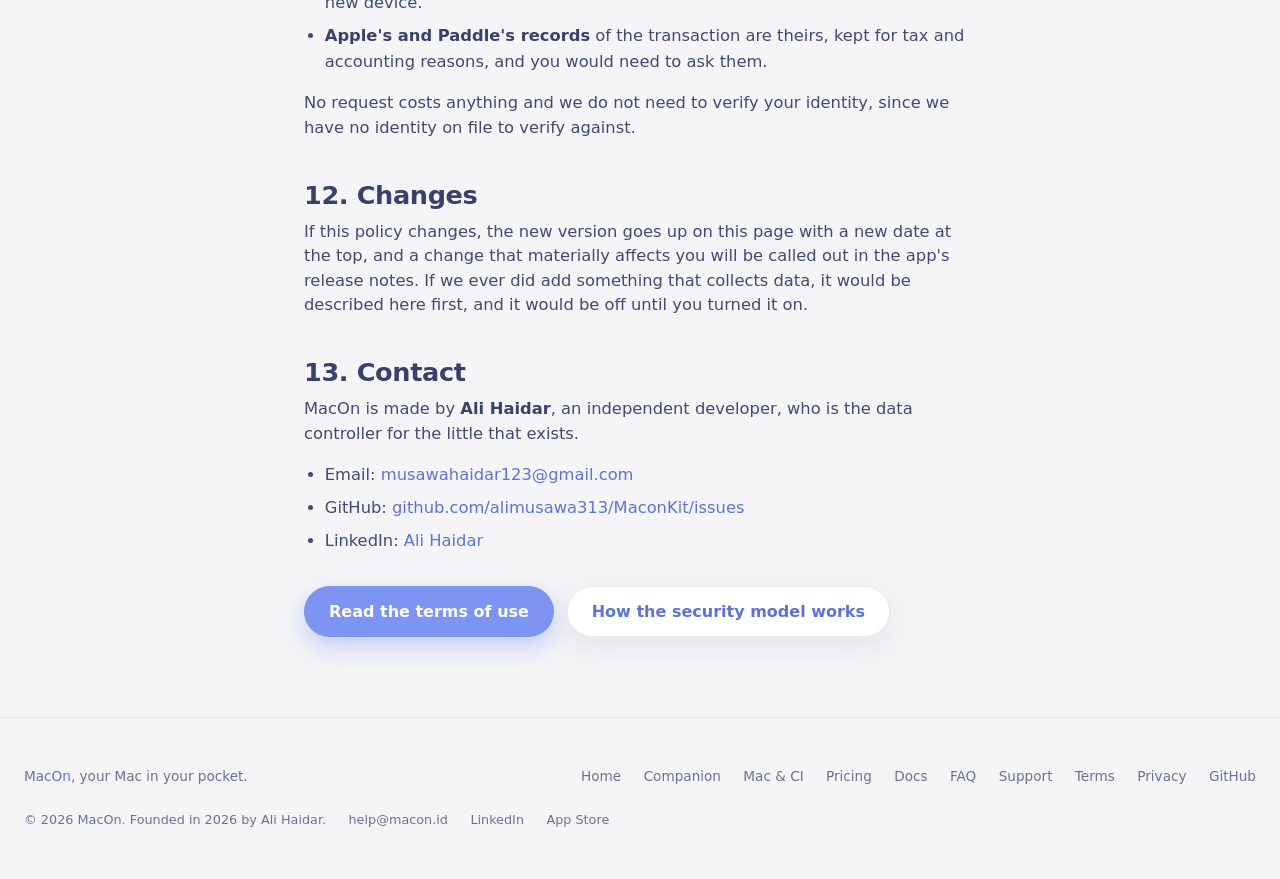
<file: privacy.html>
<!DOCTYPE html>
<html lang="en" data-theme="light">
<head>
<meta charset="UTF-8">
<meta name="viewport" content="width=device-width, initial-scale=1.0">
<title>MacOn · Privacy Policy</title>
<meta name="description" content="MacOn has no account and no server. Your phone talks to your Mac directly, screen frames and keystrokes never reach us, and there is no analytics or tracking SDK in the app at all. Here is exactly where every piece of data goes.">
<meta name="theme-color" content="#f5f5f7">
<link rel="canonical" href="https://macon.id/privacy">
<meta property="og:type" content="website">
<meta property="og:url" content="https://macon.id/privacy">
<meta property="og:title" content="MacOn · Privacy Policy">
<meta property="og:description" content="No account, no server, no analytics. Your phone talks to your Mac directly. Here is where every piece of data actually goes.">
<meta property="og:image" content="https://macon.id/assets/og-macon.jpg">
<meta property="og:image:width" content="1200">
<meta property="og:image:height" content="630">
<meta name="twitter:card" content="summary_large_image">
<meta name="twitter:title" content="MacOn · Privacy Policy">
<meta name="twitter:image" content="https://macon.id/assets/og-macon.jpg">
<link rel="icon" href="/favicon.ico" sizes="any">
<link rel="icon" type="image/png" href="/favicon-192.png" sizes="192x192">
<link rel="apple-touch-icon" href="/apple-touch-icon.png">
<script>
  (function () {
    document.documentElement.classList.add('js');
    var theme = 'light';
    try {
      var saved = localStorage.getItem('macon-theme');
      theme = saved || (matchMedia('(prefers-color-scheme: dark)').matches ? 'dark' : 'light');
      document.documentElement.setAttribute('data-theme', theme);
    } catch (e) {}
    var tc = document.querySelector('meta[name="theme-color"]');
    if (tc) tc.setAttribute('content', theme === 'dark' ? '#1c1c24' : '#f5f5f7');
  })();
</script>
<link rel="stylesheet" href="/css/tokens.css">
<link rel="stylesheet" href="/css/base.css">
<link rel="stylesheet" href="/css/nav.css">
<link rel="stylesheet" href="/css/footer.css">
<link rel="stylesheet" href="/css/legal.css">
<script defer src="/js/theme.js"></script>
<script defer src="/js/nav.js"></script>
<script type="application/ld+json">{"@context":"https://schema.org","@type":"BreadcrumbList","itemListElement":[{"@type":"ListItem","position":1,"name":"MacOn","item":"https://macon.id/"},{"@type":"ListItem","position":2,"name":"Privacy Policy","item":"https://macon.id/privacy"}]}</script>
</head>
<body>

<nav>
  <div class="nav-inner">
    <button class="icon-btn" id="menu-btn" aria-label="Menu" aria-expanded="false">
      <svg class="bars" viewBox="0 0 24 24" fill="none" stroke="currentColor" stroke-width="1.8" stroke-linecap="round"><path d="M3 6h18M3 12h18M3 18h18"/></svg>
      <svg class="x" viewBox="0 0 24 24" fill="none" stroke="currentColor" stroke-width="1.8" stroke-linecap="round"><path d="M6 6l12 12M18 6L6 18"/></svg>
    </button>
    <a href="/" class="brand"><img src="/macon-icon.png" alt="" class="brand-logo"><span>Mac<span class="on">On</span></span></a>
    <div class="nav-links">
      <a href="/">Home</a>
      <a href="/companion">Companion</a>
      <a href="/mac">Mac &amp; CI</a>
      <a href="/pricing">Pricing</a>
      <a href="/docs">Docs</a>
      <a href="/about">About</a>
      <a href="https://github.com/alimusawa313/MaconKit">GitHub</a>
    </div>
    <div class="nav-tools">
      <button class="icon-btn" id="theme-toggle" aria-label="Toggle dark mode">
        <svg class="moon" viewBox="0 0 24 24" fill="none" stroke="currentColor" stroke-width="1.8" stroke-linecap="round" stroke-linejoin="round"><path d="M21 12.79A9 9 0 1 1 11.21 3 7 7 0 0 0 21 12.79z"/></svg>
        <svg class="sun" viewBox="0 0 24 24" fill="none" stroke="currentColor" stroke-width="1.8" stroke-linecap="round" stroke-linejoin="round"><circle cx="12" cy="12" r="4.5"/><path d="M12 1v2M12 21v2M4.2 4.2l1.4 1.4M18.4 18.4l1.4 1.4M1 12h2M21 12h2M4.2 19.8l1.4-1.4M18.4 5.6l1.4-1.4"/></svg>
      </button>
    </div>
  </div>
</nav>

<main>
  <p class="eyebrow">Legal</p>
  <h1>Privacy Policy</h1>
  <p class="lead">MacOn is a remote control for your own Mac, so it handles some of the most private data there is: your screen, your keystrokes, your files. Here is exactly where all of it goes, which is mostly nowhere.</p>
  <p class="updated">Last updated 28 August 2026</p>

  <div class="summary">
    <h2>The short version</h2>
    <p><strong>There is no MacOn account and no MacOn server.</strong> You never give us an email address, and there is nothing for you to sign into.</p>
    <p>Your phone talks to your Mac <strong>directly</strong>. Screen frames, keystrokes, cursor moves, clipboard contents, files, terminal output and build logs travel between your two devices and stop there. They never reach us, because there is no "us" in the middle to reach.</p>
    <p>The app contains <strong>no analytics, no crash reporting, no advertising and no tracking SDK of any kind</strong>. Not a disabled one, not a "we only collect anonymous usage" one. None.</p>
    <p>The only outside parties involved are Apple and RevenueCat, for handling the purchase, plus whichever optional services you switch on yourself.</p>
  </div>

  <div class="toc">
    <h2>Contents</h2>
    <ol>
      <li><a href="#collect">What we collect</a></li>
      <li><a href="#where">Where each thing lives</a></li>
      <li><a href="#connection">The connection to your Mac</a></li>
      <li><a href="#icloud">iCloud, if you turn it on</a></li>
      <li><a href="#push">Notifications</a></li>
      <li><a href="#ai">AI, and what leaves your Mac</a></li>
      <li><a href="#purchases">Purchases</a></li>
      <li><a href="#tracking">Tracking and analytics</a></li>
      <li><a href="#site">This website</a></li>
      <li><a href="#children">Children</a></li>
      <li><a href="#rights">Your rights</a></li>
      <li><a href="#changes">Changes</a></li>
      <li><a href="#contact">Contact</a></li>
    </ol>
  </div>

  <hr class="rule">

  <h2 id="collect">1. What we collect</h2>
  <p>Nothing, on any server we operate, because we do not operate one. To be specific, MacOn never sends us your name, your email address, your phone number, your location, your contacts, your photos, your device identifier, or a log of what you did in the app. There is no sign up step because there is no account.</p>
  <p>The one exception is the purchase, and even that is anonymous. When you buy MacOn Pro, our payments provider RevenueCat records that <em>an anonymous customer</em> bought a product. We use it to check whether the app should unlock, and to see how many people bought which plan. It carries no name and no email from us. Details in <a href="#purchases">section 7</a>.</p>
  <div class="aside">
    <p>MacOn is designed this way for a practical reason, not just a principled one. A remote control for your Mac is a terrible thing to trust to somebody else's server, so we built it not to need one. It also means we cannot leak, sell, or be subpoenaed for data we never had.</p>
  </div>

  <h2 id="where">2. Where each thing lives</h2>
  <p>Every piece of data MacOn touches, and who can actually see it:</p>
  <div class="tablewrap">
    <table class="data">
      <thead><tr><th>Data</th><th>Where it lives</th><th>Who can see it</th></tr></thead>
      <tbody>
        <tr><th>Screen frames, cursor, keystrokes, clipboard</th><td>In flight between your phone and your Mac only. Never written to a server, never stored by us</td><td class="never">You only</td></tr>
        <tr><th>Files you browse, edit and save</th><td>On your Mac, where they already were</td><td class="never">You only</td></tr>
        <tr><th>Terminal input and output</th><td>In flight between the two devices</td><td class="never">You only</td></tr>
        <tr><th>Build logs and pipeline config</th><td>Your Mac, and your own repository</td><td class="never">You only</td></tr>
        <tr><th>Pairing code, device token</th><td>Keychain on your phone, config file on your Mac</td><td class="never">You only</td></tr>
        <tr><th>Repository credentials, AI keys, push key</th><td>Keychain on your Mac</td><td class="never">You only</td></tr>
        <tr><th>Settings, themes, Deck, Flows, the daily meter count</th><td>On the device, in standard app storage</td><td class="never">You only</td></tr>
        <tr><th>Reach beacon: tunnel URL, LAN address, port, status, power state</th><td>Your own private iCloud database, and only if you turn iCloud on</td><td>You, through your Apple&nbsp;ID</td></tr>
        <tr><th>Push device token</th><td>Your phone, then your Mac, then Apple's push service</td><td>You and Apple</td></tr>
        <tr><th>AI prompts, and agent screenshots</th><td>Your Mac if the model is local. Otherwise the provider you chose</td><td>You, and that provider</td></tr>
        <tr><th>Purchase record and anonymous customer id</th><td>Apple, and RevenueCat</td><td>Apple, RevenueCat, and us as a total</td></tr>
      </tbody>
    </table>
  </div>

  <h2 id="connection">3. The connection to your Mac</h2>
  <p>On your own network, the companion connects straight to the Mac app over your local Wi-Fi. Nothing leaves your home or office, and no third party is involved at any point.</p>
  <p>From outside your network, MacOn's built in option is a <strong>Cloudflare quick tunnel</strong>: your Mac asks Cloudflare for a temporary public address, and your phone reaches the Mac through it over TLS. That means your traffic passes through Cloudflare's network in transit, and <a href="https://www.cloudflare.com/privacypolicy/" target="_blank" rel="noopener">Cloudflare's privacy policy</a> applies to that leg. We do not run the tunnel, we cannot read it, and we never see the address.</p>
  <p>The address alone grants nothing. Pairing requires a one time code shown on the Mac, and every request after that requires a device token. Tokens are stored in the Keychain and you can revoke a device from the Mac at any time.</p>
  <div class="aside">
    <p>If you would rather not involve Cloudflare, you do not have to. Point the companion at any address your Mac is reachable on, such as a VPN, Tailscale, or a port you forward yourself, and the tunnel feature stays off.</p>
  </div>

  <h2 id="icloud">4. iCloud, if you turn it on</h2>
  <p>Off by default. When you switch it on, the Mac publishes a small <strong>beacon</strong> record to <em>your own private iCloud database</em> in the container <code>iCloud.com.karar.MacON</code>. The beacon says how to reach the Mac (its current tunnel URL, its local address and port), plus a compact status and whether the Mac is awake. A paired device signed into the same Apple ID reads it and re points itself, which is what lets your phone find the Mac again after a tunnel address rotates. The device can also write a small command record, which is how wake and unlock can arrive over iCloud instead of over the local network.</p>
  <p>This is a private CloudKit database belonging to your Apple ID. We have no access to it. That is Apple's architecture rather than a promise we are making about our own conduct, which is the strongest kind. Turning the toggle off stops the publishing, and the records go away with the container if you delete the app's iCloud data in your Apple ID settings.</p>

  <h2 id="push">5. Notifications</h2>
  <p>Build and coding-agent alerts reach your phone through <strong>a small relay we run</strong>, because Apple only lets the team that ships Macon+ sign pushes to it. Your Mac cannot sign its own, so it hands the relay a notification and the relay signs it and forwards it to Apple. The relay is a Cloudflare Worker whose only job is that hop.</p>
  <p>Your phone gets a push token from Apple and registers it with the relay, which returns a <strong>sealed handle</strong>: the token encrypted with a key only the relay holds. Your phone gives your Mac the handle, never the token. When your Mac sends an alert, the relay unseals the handle for the moment it takes to forward to Apple, then forgets it. <strong>The relay stores nothing</strong>: no tokens, no handles, no notification content, no logs of who pushed what. It rate-limits per device so a leaked handle can only ever be a nuisance.</p>
  <p>What the relay sees in flight is the notification itself: a pipeline or project name, a status line, and for a coding agent the one-line summary of what it wants to run. That content is not encrypted between your Mac and the relay today; encrypting it end to end, so the relay carries only ciphertext, is planned and will be noted here when it ships. Turning off push alerts on the Mac stops all of this.</p>

  <h2 id="ai">6. AI, and what leaves your Mac</h2>
  <p>This is the section to read if you use the AI features on a Mac with anything sensitive on screen.</p>
  <ul>
    <li><strong>Local models, through Ollama.</strong> The model runs on your Mac. Your prompts, your code and your screen never leave the machine. This is the default and the private option.</li>
    <li><strong>Cloud models, with your own key.</strong> If you add a key for Anthropic, OpenAI, Google, or any OpenAI compatible endpoint, the call is made <em>from your Mac</em> straight to that provider. Your key is stored in your Mac's Keychain and never sent to us. What you send is covered by that provider's privacy policy, not this one, and we have no visibility into it.</li>
    <li><strong>The agent that drives your Mac</strong> works by looking at the screen. That means screenshots of your Mac, whatever happens to be on it, are sent to the model you selected. If your screen has client data, credentials or anything else you would not paste into a chat box, use a local model for the agent.</li>
    <li><strong>Voice.</strong> Speech to text and the spoken replies use on device or local components, and the same rule applies to whatever model handles the conversation.</li>
  </ul>

  <h2 id="purchases">7. Purchases</h2>
  <p>Payment is handled entirely by <strong>Apple</strong> when you buy in the app. We never see, receive or store a card number or a billing address.</p>
  <p>We use <strong>RevenueCat</strong> to check what you bought and whether it is still valid, which is what makes Restore Purchases work across your devices. RevenueCat records a purchase against an anonymous customer id that the app generates, together with the receipt from Apple and basic technical facts such as country, app version and platform. It does not receive your name or email address from us. Their policy is at <a href="https://www.revenuecat.com/privacy" target="_blank" rel="noopener">revenuecat.com/privacy</a>.</p>
  <p>If you buy on this website instead, <strong>Paddle</strong> acts as the merchant of record. They collect what a seller has to collect to take a payment and issue an invoice, including your email and billing country, under <a href="https://www.paddle.com/legal/privacy" target="_blank" rel="noopener">their privacy policy</a>. The receipt carries a link code, which is the anonymous customer id, and pasting it into the app is what moves the entitlement onto your device. The code identifies a purchase, not a person.</p>
  <p>We can see totals: how many trials started, how many people are on the yearly plan, how much came in this month. We cannot see who you are.</p>

  <h2 id="tracking">8. Tracking and analytics</h2>
  <p>None. There is no analytics SDK, no crash reporter, no advertising framework and no attribution framework in the app. We do not build a profile of you, we do not track you across apps or websites, we have nothing to share with data brokers, and MacOn never asks for permission to track because it has no use for it.</p>
  <p>The App Store privacy label reflects this: purchase history and an anonymous identifier, used only to make the app work, and no data used to track you.</p>

  <h2 id="site">9. This website</h2>
  <p>The site is static files served by GitHub Pages. We set no cookies and run no analytics. There is no CDN request either: the 3D world's Three.js library is committed into this repository rather than loaded from someone else's server, and the type is your own system font, so visiting a page does not tell any third party you were here.</p>
  <p>The only thing the site stores in your browser is your light or dark preference, under the key <code>macon-theme</code> in localStorage. Clear your site data and it is gone. GitHub, as the host, processes server request logs including IP addresses under <a href="https://docs.github.com/en/site-policy/privacy-policies/github-general-privacy-statement" target="_blank" rel="noopener">their privacy statement</a>.</p>
  <p>If web checkout is live, the checkout page loads Paddle's script so it can take a payment. That page is the only place on this site where a third party script runs, and it is only there because a card form has to be.</p>

  <h2 id="children">10. Children</h2>
  <p>MacOn is a developer tool. It is not directed at children, and we do not knowingly collect anything from anyone, of any age, because we do not collect anything at all.</p>

  <h2 id="rights">11. Your rights</h2>
  <p>Depending on where you live you may have the right to see, correct, export or delete the personal data a company holds about you, and to object to its processing. This is where our answer is unusual: <strong>we hold nothing that identifies you</strong>, so in almost every case there is nothing to hand over and nothing to delete.</p>
  <p>The exceptions, and what to do about them:</p>
  <ul>
    <li><strong>Everything on your devices</strong> is yours already. Delete the app, or delete its data, and it is gone. Revoke a paired device from the Mac to cut its access.</li>
    <li><strong>The iCloud beacon</strong> is in your own iCloud account. Turn the feature off, or remove the app's iCloud data from your Apple ID settings.</li>
    <li><strong>The RevenueCat purchase record.</strong> Email us the link code from the app and we will ask RevenueCat to delete it. Be aware this is the record that proves you paid, so deleting it means Restore Purchases will no longer bring Pro back to a new device.</li>
    <li><strong>Apple's and Paddle's records</strong> of the transaction are theirs, kept for tax and accounting reasons, and you would need to ask them.</li>
  </ul>
  <p>No request costs anything and we do not need to verify your identity, since we have no identity on file to verify against.</p>

  <h2 id="changes">12. Changes</h2>
  <p>If this policy changes, the new version goes up on this page with a new date at the top, and a change that materially affects you will be called out in the app's release notes. If we ever did add something that collects data, it would be described here first, and it would be off until you turned it on.</p>

  <h2 id="contact">13. Contact</h2>
  <p>MacOn is made by <strong>Ali Haidar</strong>, an independent developer, who is the data controller for the little that exists.</p>
  <ul>
    <li>Email: <a href="mailto:musawahaidar123@gmail.com">musawahaidar123@gmail.com</a></li>
    <li>GitHub: <a href="https://github.com/alimusawa313/MaconKit/issues">github.com/alimusawa313/MaconKit/issues</a></li>
    <li>LinkedIn: <a href="https://www.linkedin.com/in/ali-haidar-8484b8208" target="_blank" rel="noopener">Ali Haidar</a></li>
  </ul>

  <div class="ctas">
    <a href="/terms" class="btn btn-primary">Read the terms of use</a>
    <a href="/docs" class="btn btn-ghost">How the security model works</a>
  </div>
</main>

<footer>
  <div class="footer-inner">
    <div>Mac<span style="color:var(--accent-deep)">On</span>, your Mac in your pocket.</div>
    <div class="footer-links">
      <a href="/">Home</a>
      <a href="/companion">Companion</a>
      <a href="/mac">Mac &amp; CI</a>
      <a href="/pricing">Pricing</a>
      <a href="/docs">Docs</a>
      <a href="/faq">FAQ</a>
      <a href="/support">Support</a>
      <a href="/terms">Terms</a>
      <a href="/privacy">Privacy</a>
      <a href="https://github.com/alimusawa313/MaconKit">GitHub</a>
    </div>
  </div>
  <div class="footer-legal">
    <span>&copy; 2026 MacOn. Founded in 2026 by Ali Haidar.</span>
    <a href="mailto:help@macon.id">help@macon.id</a>
    <a href="https://www.linkedin.com/company/143584964/" rel="noopener">LinkedIn</a>
    <a href="https://apps.apple.com/app/id6794170681" rel="noopener">App Store</a>
  </div>
</footer>

</body>
</html>
</file>
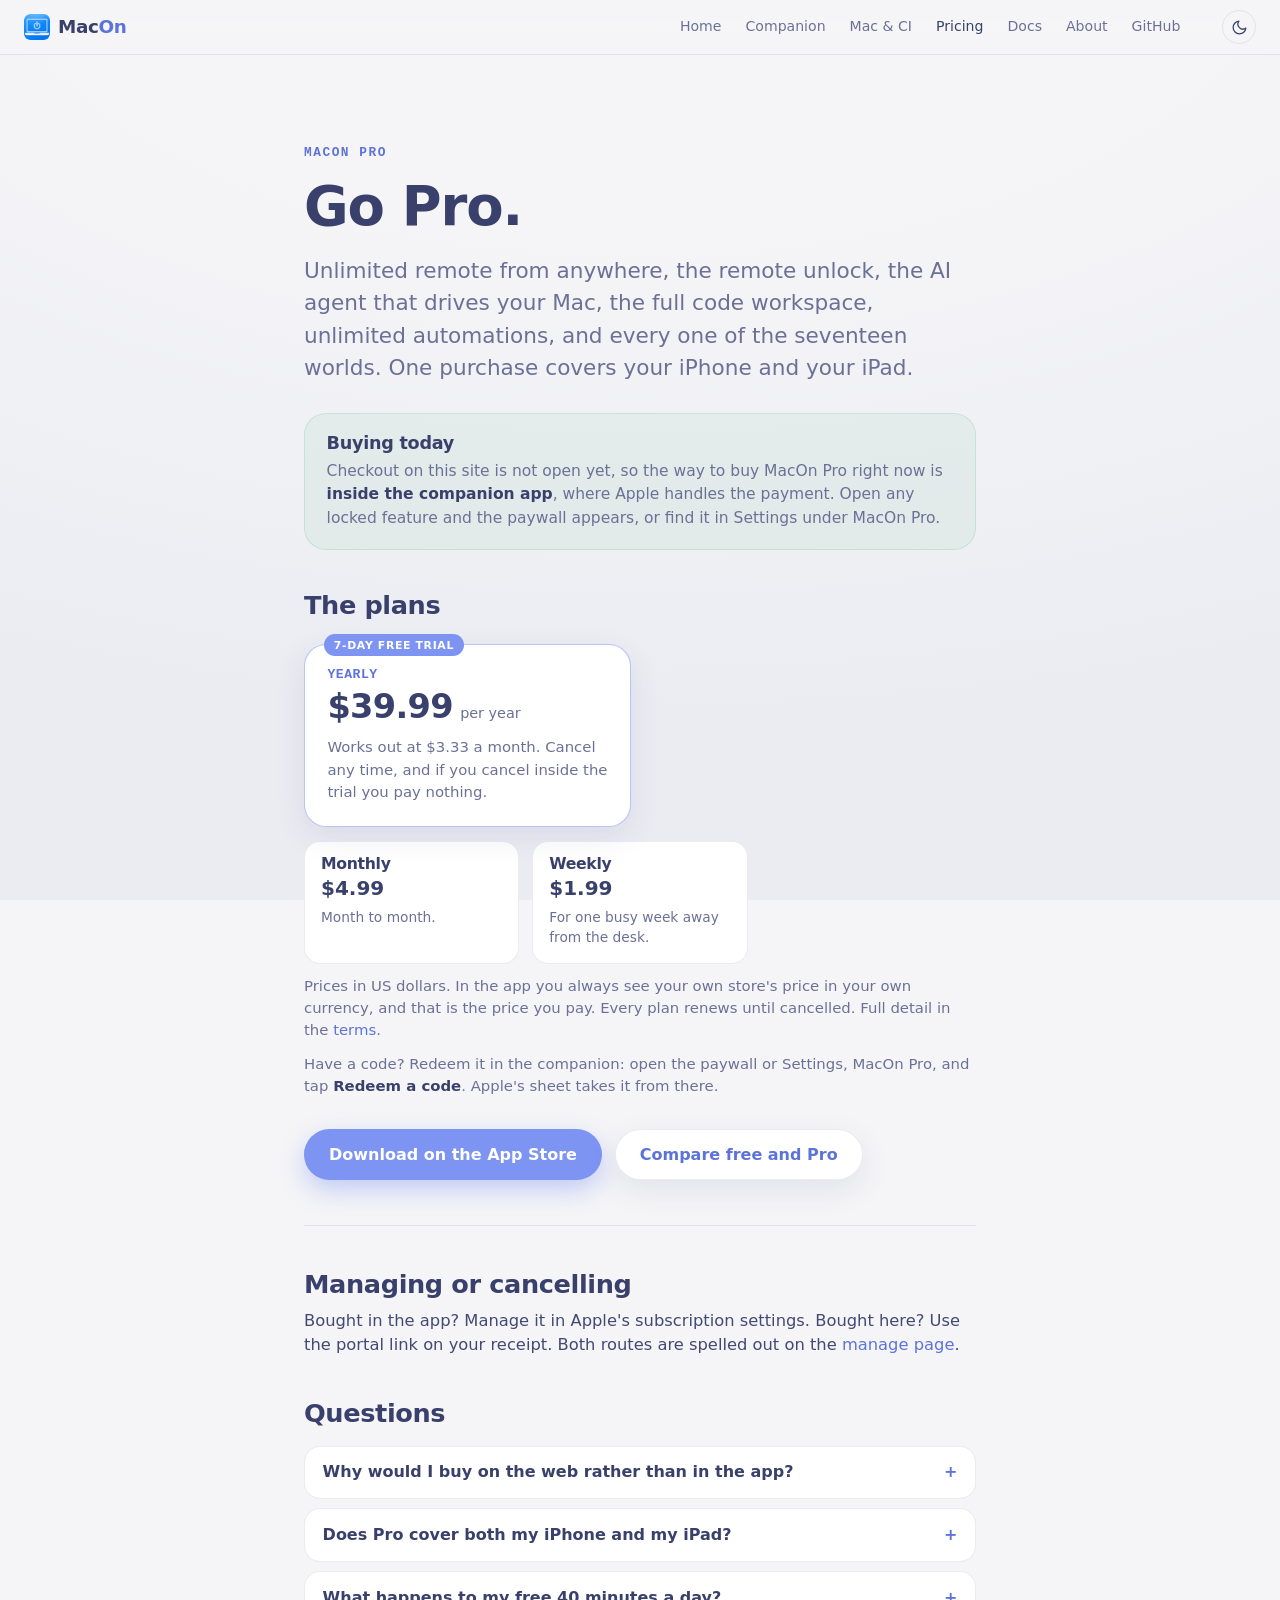
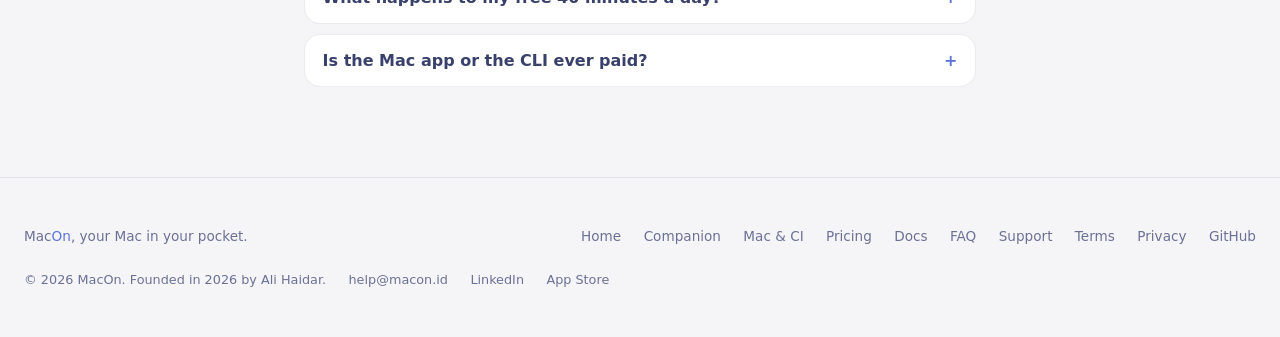
<file: pro.html>
<!DOCTYPE html>
<html lang="en" data-theme="light">
<head>
<meta charset="UTF-8">
<meta name="viewport" content="width=device-width, initial-scale=1.0">
<title>MacOn Pro</title>
<meta name="description" content="MacOn Pro: unlimited remote, the remote unlock, the AI agent, the full code workspace and every world. Buy it in the app, or link a purchase you made here.">
<meta name="theme-color" content="#f5f5f7">
<link rel="canonical" href="https://macon.id/pro">
<meta name="robots" content="noindex">
<meta property="og:type" content="website">
<meta property="og:url" content="https://macon.id/pro">
<meta property="og:title" content="MacOn Pro">
<meta property="og:description" content="Unlimited remote, the unlock, the AI agent, code and every world. From $1.99 a week, or $39.99 a year with a 7-day free trial.">
<meta property="og:image" content="https://macon.id/assets/og-macon.jpg">
<meta property="og:image:width" content="1200">
<meta property="og:image:height" content="630">
<meta name="twitter:card" content="summary_large_image">
<meta name="twitter:title" content="MacOn Pro">
<meta name="twitter:image" content="https://macon.id/assets/og-macon.jpg">
<link rel="icon" href="/favicon.ico" sizes="any">
<link rel="icon" type="image/png" href="/favicon-192.png" sizes="192x192">
<link rel="apple-touch-icon" href="/apple-touch-icon.png">
<script>
  (function () {
    document.documentElement.classList.add('js');
    var theme = 'light';
    try {
      var saved = localStorage.getItem('macon-theme');
      theme = saved || (matchMedia('(prefers-color-scheme: dark)').matches ? 'dark' : 'light');
      document.documentElement.setAttribute('data-theme', theme);
    } catch (e) {}
    var tc = document.querySelector('meta[name="theme-color"]');
    if (tc) tc.setAttribute('content', theme === 'dark' ? '#1c1c24' : '#f5f5f7');
  })();
</script>
<link rel="stylesheet" href="/css/tokens.css">
<link rel="stylesheet" href="/css/base.css">
<link rel="stylesheet" href="/css/nav.css">
<link rel="stylesheet" href="/css/footer.css">
<link rel="stylesheet" href="/css/pricing.css">
<link rel="stylesheet" href="/css/legal.css">
<script defer src="/js/theme.js"></script>
<script defer src="/js/nav.js"></script>
<script defer src="/js/pro.js"></script>
</head>
<body>

<nav>
  <div class="nav-inner">
    <button class="icon-btn" id="menu-btn" aria-label="Menu" aria-expanded="false">
      <svg class="bars" viewBox="0 0 24 24" fill="none" stroke="currentColor" stroke-width="1.8" stroke-linecap="round"><path d="M3 6h18M3 12h18M3 18h18"/></svg>
      <svg class="x" viewBox="0 0 24 24" fill="none" stroke="currentColor" stroke-width="1.8" stroke-linecap="round"><path d="M6 6l12 12M18 6L6 18"/></svg>
    </button>
    <a href="/" class="brand"><img src="/macon-icon.png" alt="" class="brand-logo"><span>Mac<span class="on">On</span></span></a>
    <div class="nav-links">
      <a href="/">Home</a>
      <a href="/companion">Companion</a>
      <a href="/mac">Mac &amp; CI</a>
      <a href="/pricing" class="active">Pricing</a>
      <a href="/docs">Docs</a>
      <a href="/about">About</a>
      <a href="https://github.com/alimusawa313/MaconKit">GitHub</a>
    </div>
    <div class="nav-tools">
      <button class="icon-btn" id="theme-toggle" aria-label="Toggle dark mode">
        <svg class="moon" viewBox="0 0 24 24" fill="none" stroke="currentColor" stroke-width="1.8" stroke-linecap="round" stroke-linejoin="round"><path d="M21 12.79A9 9 0 1 1 11.21 3 7 7 0 0 0 21 12.79z"/></svg>
        <svg class="sun" viewBox="0 0 24 24" fill="none" stroke="currentColor" stroke-width="1.8" stroke-linecap="round" stroke-linejoin="round"><circle cx="12" cy="12" r="4.5"/><path d="M12 1v2M12 21v2M4.2 4.2l1.4 1.4M18.4 18.4l1.4 1.4M1 12h2M21 12h2M4.2 19.8l1.4-1.4M18.4 5.6l1.4-1.4"/></svg>
      </button>
    </div>
  </div>
</nav>

<main>
  <p class="eyebrow">MacOn Pro</p>
  <h1>Go Pro.</h1>
  <p class="lead">Unlimited remote from anywhere, the remote unlock, the AI agent that drives your Mac, the full code workspace, unlimited automations, and every one of the seventeen worlds. One purchase covers your iPhone and your iPad.</p>
  <p id="plan-note" class="updated" hidden></p>

  <div class="summary">
    <h2>Buying today</h2>
    <p>Checkout on this site is not open yet, so the way to buy MacOn Pro right now is <strong>inside the companion app</strong>, where Apple handles the payment. Open any locked feature and the paywall appears, or find it in Settings under MacOn Pro.</p>
  </div>

  <h2>The plans</h2>
  <div class="plans">
    <div class="plan featured" data-plan="pro_annual" data-label="Yearly">
      <span class="plan-badge">7-day free trial</span>
      <p class="plan-name">Yearly</p>
      <div class="plan-price"><b>$39.99</b><span class="plan-unit">per year</span></div>
      <p class="plan-note">Works out at $3.33 a month. Cancel any time, and if you cancel inside the trial you pay nothing.</p>
    </div>
  </div>

  <div class="plans-more">
    <div class="plan-slim" data-plan="pro_monthly" data-label="Monthly">
      <h3>Monthly</h3>
      <span class="amt">$4.99</span>
      <p>Month to month.</p>
    </div>
    <div class="plan-slim" data-plan="pro_weekly" data-label="Weekly">
      <h3>Weekly</h3>
      <span class="amt">$1.99</span>
      <p>For one busy week away from the desk.</p>
    </div>
  </div>

  <p class="plan-note">Prices in US dollars. In the app you always see your own store's price in your own currency, and that is the price you pay. Every plan renews until cancelled. Full detail in the <a href="/terms#billing">terms</a>.</p>

  <p class="plan-note">Have a code? Redeem it in the companion: open the paywall or Settings, MacOn Pro, and tap <strong>Redeem a code</strong>. Apple's sheet takes it from there.</p>

  <div class="ctas">
    <a href="https://apps.apple.com/app/id6794170681" class="btn btn-primary">Download on the App Store</a>
    <a href="/pricing" class="btn btn-ghost">Compare free and Pro</a>
  </div>

  <hr class="rule">

  <h2>Managing or cancelling</h2>
  <p>Bought in the app? Manage it in Apple's subscription settings. Bought here? Use the portal link on your receipt. Both routes are spelled out on the <a href="/pro/manage">manage page</a>.</p>

  <h2>Questions</h2>
  <div class="faq">
    <details>
      <summary>Why would I buy on the web rather than in the app?</summary>
      <p>Mostly you would not, and in the app is simpler. Web checkout exists for people who would rather not put a purchase on their Apple Account, and for regions where a local payment method works better than the App Store.</p>
    </details>
    <details>
      <summary>Does Pro cover both my iPhone and my iPad?</summary>
      <p>Yes. It is one purchase, and Restore Purchases brings it to any device signed into the same Apple Account.</p>
    </details>
    <details>
      <summary>What happens to my free 40 minutes a day?</summary>
      <p>They stop mattering. Pro is unlimited remote, so the meter is not counting anything any more. On your own network you were never metered in the first place.</p>
    </details>
    <details>
      <summary>Is the Mac app or the CLI ever paid?</summary>
      <p>No. The <code>macon</code> CLI is MIT licensed and open source, and the Mac app is free. Pro is only ever about the iPhone and iPad companion.</p>
    </details>
  </div>
</main>

<footer>
  <div class="footer-inner">
    <div>Mac<span style="color:var(--accent-deep)">On</span>, your Mac in your pocket.</div>
    <div class="footer-links">
      <a href="/">Home</a>
      <a href="/companion">Companion</a>
      <a href="/mac">Mac &amp; CI</a>
      <a href="/pricing">Pricing</a>
      <a href="/docs">Docs</a>
      <a href="/faq">FAQ</a>
      <a href="/support">Support</a>
      <a href="/terms">Terms</a>
      <a href="/privacy">Privacy</a>
      <a href="https://github.com/alimusawa313/MaconKit">GitHub</a>
    </div>
  </div>
  <div class="footer-legal">
    <span>&copy; 2026 MacOn. Founded in 2026 by Ali Haidar.</span>
    <a href="mailto:help@macon.id">help@macon.id</a>
    <a href="https://www.linkedin.com/company/143584964/" rel="noopener">LinkedIn</a>
    <a href="https://apps.apple.com/app/id6794170681" rel="noopener">App Store</a>
  </div>
</footer>

</body>
</html>
</file>
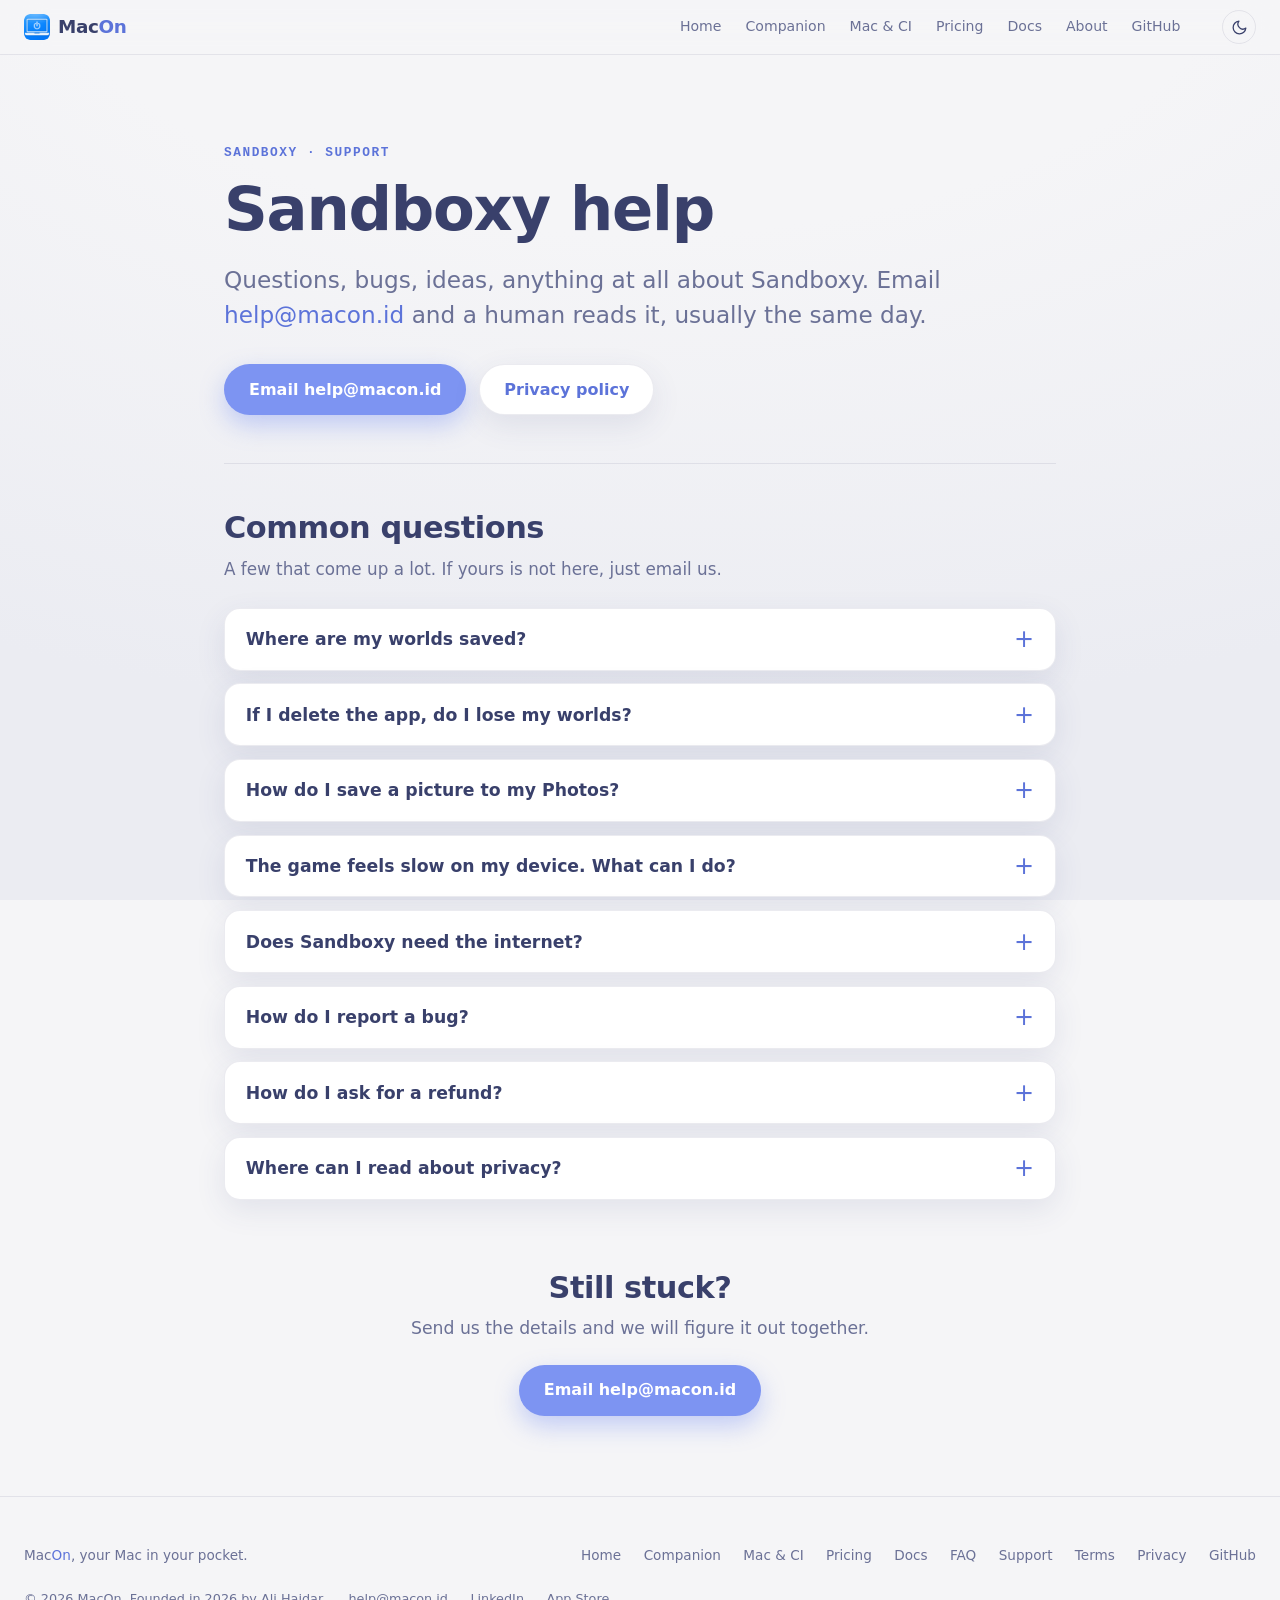
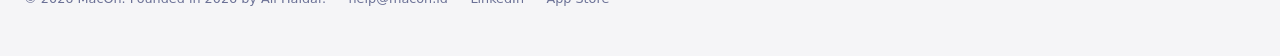
<file: support-sandboxy.html>
<!DOCTYPE html>
<html lang="en" data-theme="light">
<head>
<meta charset="UTF-8">
<meta name="viewport" content="width=device-width, initial-scale=1.0">
<title>Sandboxy · Support</title>
<meta name="description" content="Help with Sandboxy, the calm building game where every line you draw turns into something. Email help@macon.id and a human reads it.">
<meta name="theme-color" content="#f5f5f7">
<link rel="canonical" href="https://macon.id/support-sandboxy">
<meta property="og:type" content="website">
<meta property="og:url" content="https://macon.id/support-sandboxy">
<meta property="og:title" content="Sandboxy · Support">
<meta property="og:description" content="Help with Sandboxy, the calm building game where every line you draw turns into something. Email help@macon.id and a human reads it.">
<meta name="twitter:card" content="summary">
<meta name="twitter:title" content="Sandboxy · Support">
<link rel="icon" href="/favicon.ico" sizes="any">
<link rel="icon" type="image/png" href="/favicon-192.png" sizes="192x192">
<link rel="apple-touch-icon" href="/apple-touch-icon.png">
<script>
  (function () {
    document.documentElement.classList.add('js');
    var theme = 'light';
    try {
      var saved = localStorage.getItem('macon-theme');
      theme = saved || (matchMedia('(prefers-color-scheme: dark)').matches ? 'dark' : 'light');
      document.documentElement.setAttribute('data-theme', theme);
    } catch (e) {}
    var tc = document.querySelector('meta[name="theme-color"]');
    if (tc) tc.setAttribute('content', theme === 'dark' ? '#1c1c24' : '#f5f5f7');
  })();
</script>
<link rel="stylesheet" href="/css/tokens.css">
<link rel="stylesheet" href="/css/base.css">
<link rel="stylesheet" href="/css/nav.css">
<link rel="stylesheet" href="/css/footer.css">
<link rel="stylesheet" href="/css/cards.css">
<link rel="stylesheet" href="/css/support.css">
<script defer src="/js/theme.js"></script>
<script defer src="/js/nav.js"></script>
<script defer src="/js/support.js"></script>
<script type="application/ld+json">{"@context":"https://schema.org","@type":"BreadcrumbList","itemListElement":[{"@type":"ListItem","position":1,"name":"MacOn","item":"https://macon.id/"},{"@type":"ListItem","position":2,"name":"Sandboxy Support","item":"https://macon.id/support-sandboxy"}]}</script>
</head>
<body>

<nav>
  <div class="nav-inner">
    <button class="icon-btn" id="menu-btn" aria-label="Menu" aria-expanded="false">
      <svg class="bars" viewBox="0 0 24 24" fill="none" stroke="currentColor" stroke-width="1.8" stroke-linecap="round"><path d="M3 6h18M3 12h18M3 18h18"/></svg>
      <svg class="x" viewBox="0 0 24 24" fill="none" stroke="currentColor" stroke-width="1.8" stroke-linecap="round"><path d="M6 6l12 12M18 6L6 18"/></svg>
    </button>
    <a href="/" class="brand"><img src="/macon-icon.png" alt="" class="brand-logo"><span>Mac<span class="on">On</span></span></a>
    <div class="nav-links">
      <a href="/">Home</a>
      <a href="/companion">Companion</a>
      <a href="/mac">Mac &amp; CI</a>
      <a href="/pricing">Pricing</a>
      <a href="/docs">Docs</a>
      <a href="/about">About</a>
      <a href="https://github.com/alimusawa313/MaconKit">GitHub</a>
    </div>
    <div class="nav-tools">
      <button class="icon-btn" id="theme-toggle" aria-label="Toggle dark mode">
        <svg class="moon" viewBox="0 0 24 24" fill="none" stroke="currentColor" stroke-width="1.8" stroke-linecap="round" stroke-linejoin="round"><path d="M21 12.79A9 9 0 1 1 11.21 3 7 7 0 0 0 21 12.79z"/></svg>
        <svg class="sun" viewBox="0 0 24 24" fill="none" stroke="currentColor" stroke-width="1.8" stroke-linecap="round" stroke-linejoin="round"><circle cx="12" cy="12" r="4.5"/><path d="M12 1v2M12 21v2M4.2 4.2l1.4 1.4M18.4 18.4l1.4 1.4M1 12h2M21 12h2M4.2 19.8l1.4-1.4M18.4 5.6l1.4-1.4"/></svg>
      </button>
    </div>
  </div>
</nav>

<main>
  <p class="eyebrow">Sandboxy · Support</p>
  <h1>Sandboxy help</h1>
  <p class="lead">Questions, bugs, ideas, anything at all about Sandboxy. Email <a href="mailto:help@macon.id?subject=Sandboxy">help@macon.id</a> and a human reads it, usually the same day.</p>

  <div class="ctas">
    <a href="mailto:help@macon.id?subject=Sandboxy" class="btn btn-primary">Email help@macon.id</a>
    <a href="/privacy-sandboxy" class="btn btn-ghost">Privacy policy</a>
  </div>

  <hr class="rule">

  <h2>Common questions</h2>
  <p class="section-note">A few that come up a lot. If yours is not here, just email us.</p>

  <div class="faq">
    <div class="faq-item">
      <button class="faq-q" aria-expanded="false">Where are my worlds saved?</button>
      <div class="faq-a"><div class="faq-a-inner"><p>On your device, inside the game. Every world is a .sandboxy file. To keep a copy somewhere else, or to move a world to another device, open it from the home screen and use Share, then send it to Files, AirDrop or Mail. Opening that file on another device brings the world back.</p></div></div>
    </div>
    <div class="faq-item">
      <button class="faq-q" aria-expanded="false">If I delete the app, do I lose my worlds?</button>
      <div class="faq-a"><div class="faq-a-inner"><p>Yes. Worlds, photos and the scrapbook live on your device only, with no account and no cloud copy. Share any world you want to keep before you delete the app.</p></div></div>
    </div>
    <div class="faq-item">
      <button class="faq-q" aria-expanded="false">How do I save a picture to my Photos?</button>
      <div class="faq-a"><div class="faq-a-inner"><p>Open photo mode, frame your shot and take it, then tap Save to Photos on the print. The first time, your device asks if Sandboxy may add to Photos. If you said no before, turn it back on in Settings, Privacy, Photos, Sandboxy (on a Mac: System Settings, Privacy &amp; Security, Photos).</p></div></div>
    </div>
    <div class="faq-item">
      <button class="faq-q" aria-expanded="false">The game feels slow on my device. What can I do?</button>
      <div class="faq-a"><div class="faq-a-inner"><p>Sandboxy draws a lot of small details. Very large worlds and full land worlds are the heaviest. Closing other apps helps, and so does letting a warm device cool down. If it stays slow, email us your device model and what you were doing, and we will look into it.</p></div></div>
    </div>
    <div class="faq-item">
      <button class="faq-q" aria-expanded="false">Does Sandboxy need the internet?</button>
      <div class="faq-a"><div class="faq-a-inner"><p>No. The whole game works offline. It has no account, no ads and no online features.</p></div></div>
    </div>
    <div class="faq-item">
      <button class="faq-q" aria-expanded="false">How do I report a bug?</button>
      <div class="faq-a"><div class="faq-a-inner"><p>Email <a href="mailto:help@macon.id?subject=Sandboxy%20bug">help@macon.id</a>. Tell us your device, what you did and what happened. A screenshot or a short screen recording makes fixes much faster.</p></div></div>
    </div>
    <div class="faq-item">
      <button class="faq-q" aria-expanded="false">How do I ask for a refund?</button>
      <div class="faq-a"><div class="faq-a-inner"><p>Payments go through Apple, so refunds do too. Go to reportaproblem.apple.com, sign in, and pick Sandboxy. If anything looks wrong, email us and we will help.</p></div></div>
    </div>
    <div class="faq-item">
      <button class="faq-q" aria-expanded="false">Where can I read about privacy?</button>
      <div class="faq-a"><div class="faq-a-inner"><p>The <a href="/privacy-sandboxy">Sandboxy privacy policy</a> covers it in plain words. In short, the game collects nothing.</p></div></div>
    </div>
  </div>

  <div class="still-stuck">
    <h2>Still stuck?</h2>
    <p>Send us the details and we will figure it out together.</p>
    <a href="mailto:help@macon.id?subject=Sandboxy" class="btn btn-primary">Email help@macon.id</a>
  </div>
</main>
<footer>
  <div class="footer-inner">
    <div>Mac<span style="color:var(--accent-deep)">On</span>, your Mac in your pocket.</div>
    <div class="footer-links">
      <a href="/">Home</a>
      <a href="/companion">Companion</a>
      <a href="/mac">Mac &amp; CI</a>
      <a href="/pricing">Pricing</a>
      <a href="/docs">Docs</a>
      <a href="/faq">FAQ</a>
      <a href="/support">Support</a>
      <a href="/terms">Terms</a>
      <a href="/privacy">Privacy</a>
      <a href="https://github.com/alimusawa313/MaconKit">GitHub</a>
    </div>
  </div>
  <div class="footer-legal">
    <span>&copy; 2026 MacOn. Founded in 2026 by Ali Haidar.</span>
    <a href="mailto:help@macon.id">help@macon.id</a>
    <a href="https://www.linkedin.com/company/143584964/" rel="noopener">LinkedIn</a>
    <a href="https://apps.apple.com/app/id6794170681" rel="noopener">App Store</a>
  </div>
</footer>
</body>
</html>
</file>
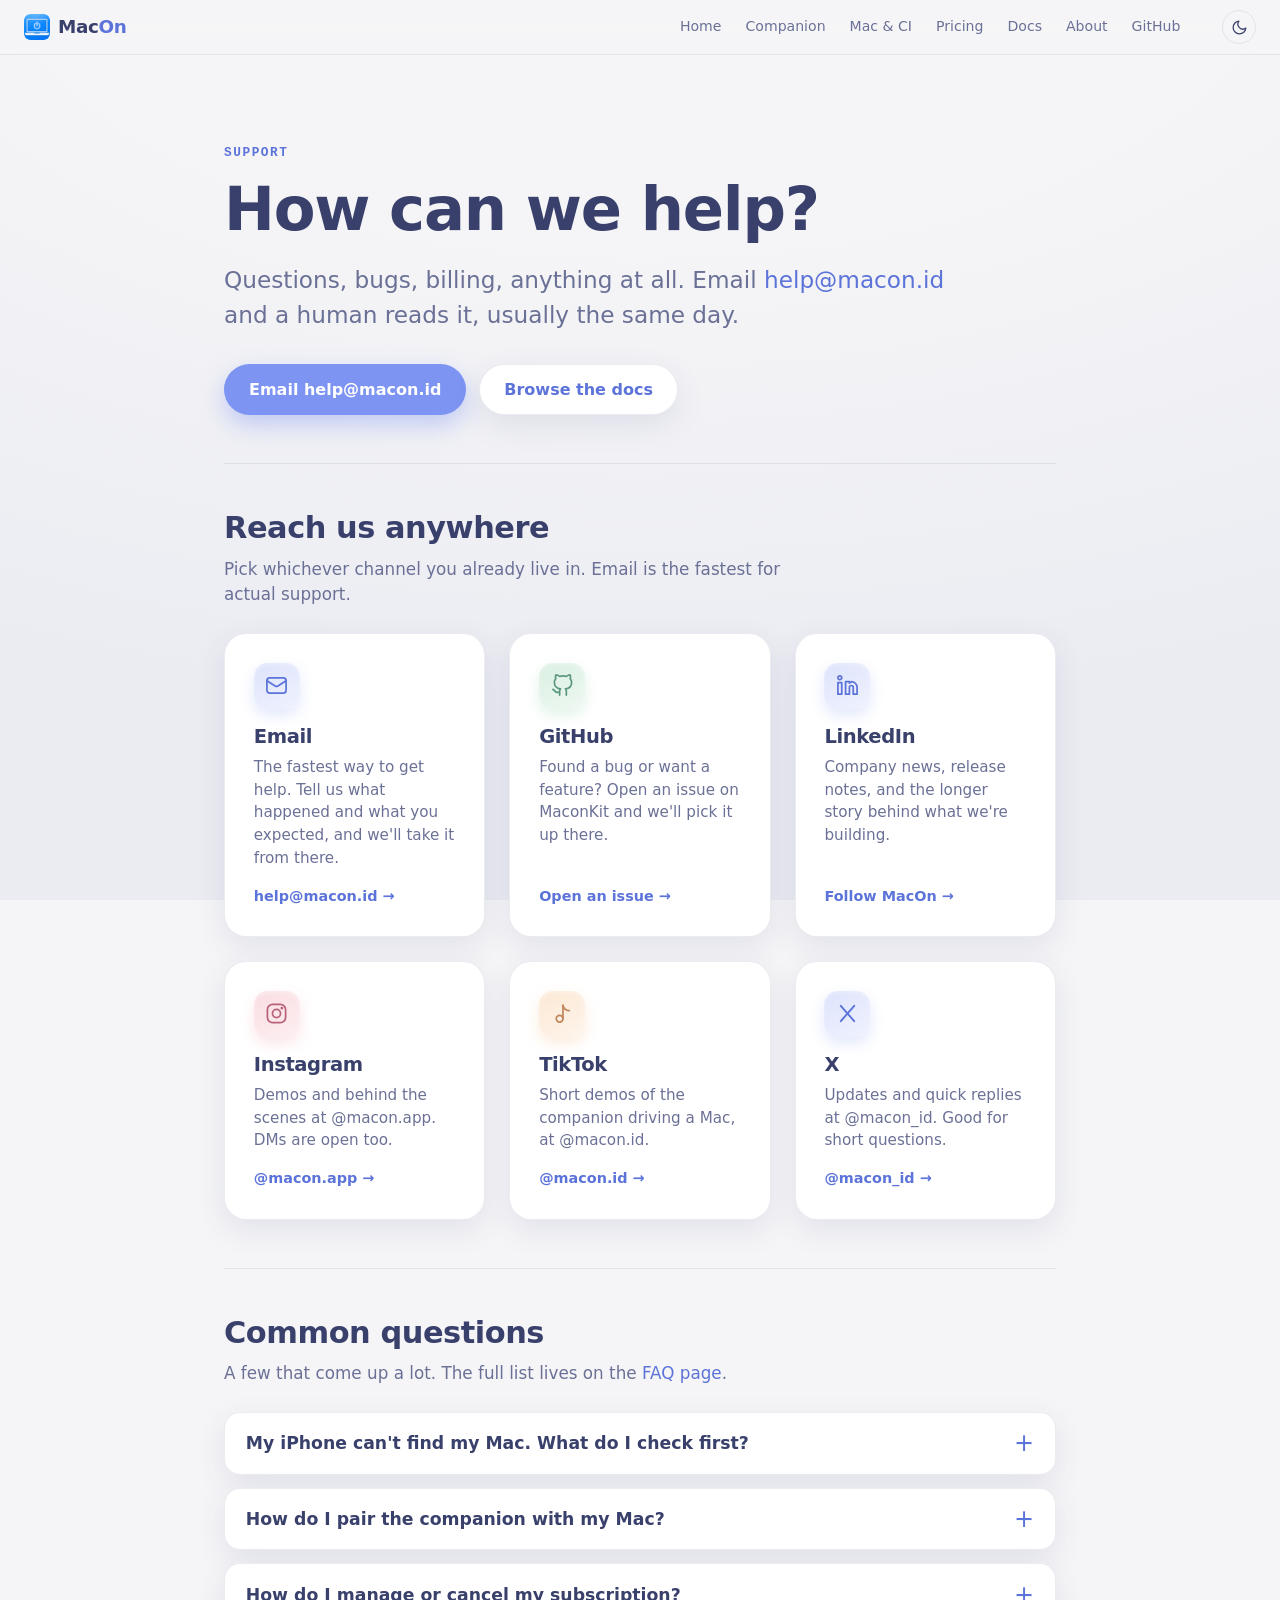
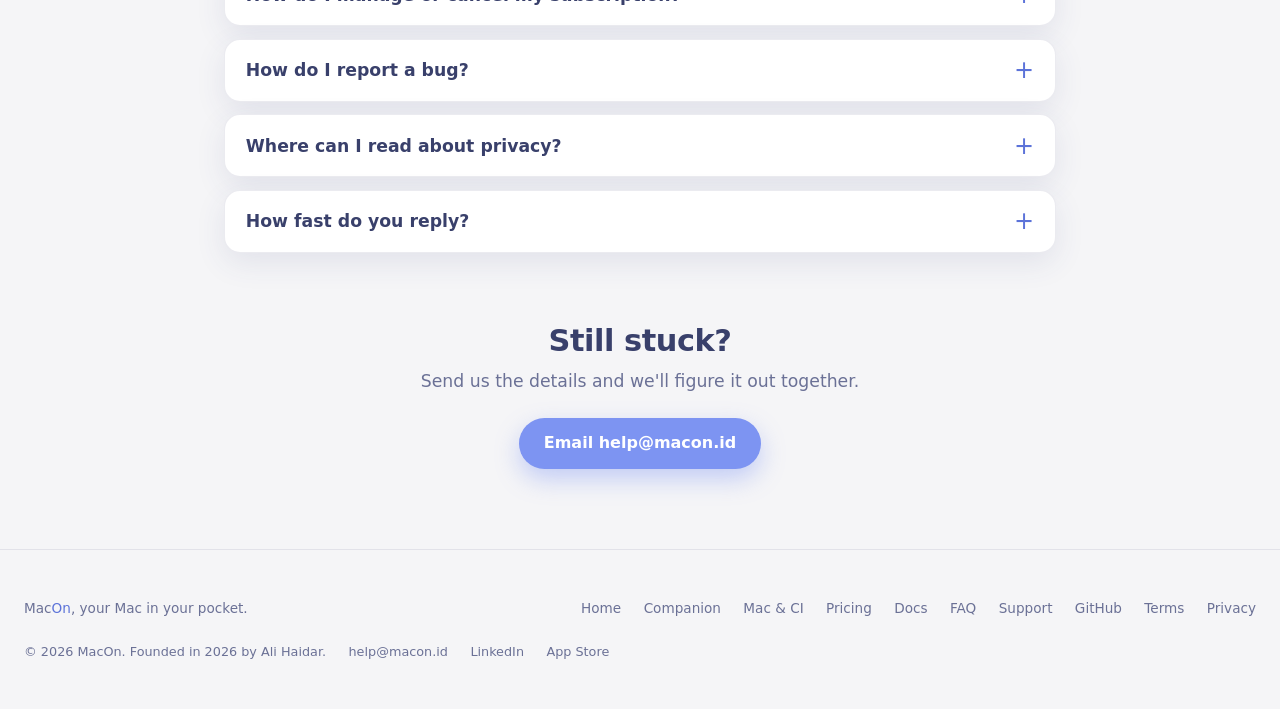
<file: support.html>
<!DOCTYPE html>
<html lang="en" data-theme="light">
<head>
<meta charset="UTF-8">
<meta name="viewport" content="width=device-width, initial-scale=1.0">
<title>MacOn · Support</title>
<meta name="description" content="Get help with MacOn. Email help@macon.id, browse the docs, or reach us on GitHub, LinkedIn, Instagram, TikTok and X. Real answers from the people who build it.">
<meta name="theme-color" content="#f5f5f7">
<link rel="canonical" href="https://macon.id/support">
<meta property="og:type" content="website">
<meta property="og:url" content="https://macon.id/support">
<meta property="og:title" content="MacOn · Support">
<meta property="og:description" content="Get help with MacOn. Email help@macon.id, browse the docs, or reach us on our social channels.">
<meta property="og:image" content="https://macon.id/assets/og-macon.jpg">
<meta property="og:image:width" content="1200">
<meta property="og:image:height" content="630">
<meta name="twitter:card" content="summary_large_image">
<meta name="twitter:title" content="MacOn · Support">
<meta name="twitter:image" content="https://macon.id/assets/og-macon.jpg">
<link rel="icon" href="/favicon.ico" sizes="any">
<link rel="icon" type="image/png" href="/favicon-192.png" sizes="192x192">
<link rel="apple-touch-icon" href="/apple-touch-icon.png">
<script>
  (function () {
    document.documentElement.classList.add('js');
    var theme = 'light';
    try {
      var saved = localStorage.getItem('macon-theme');
      theme = saved || (matchMedia('(prefers-color-scheme: dark)').matches ? 'dark' : 'light');
      document.documentElement.setAttribute('data-theme', theme);
    } catch (e) {}
    var tc = document.querySelector('meta[name="theme-color"]');
    if (tc) tc.setAttribute('content', theme === 'dark' ? '#1c1c24' : '#f5f5f7');
  })();
</script>
<link rel="stylesheet" href="css/tokens.css">
<link rel="stylesheet" href="css/base.css">
<link rel="stylesheet" href="css/nav.css">
<link rel="stylesheet" href="css/footer.css">
<link rel="stylesheet" href="css/cards.css">
<link rel="stylesheet" href="css/support.css">
<script defer src="js/theme.js"></script>
<script defer src="js/nav.js"></script>
<script defer src="js/support.js"></script>
<script type="application/ld+json">{"@context":"https://schema.org","@type":"BreadcrumbList","itemListElement":[{"@type":"ListItem","position":1,"name":"MacOn","item":"https://macon.id/"},{"@type":"ListItem","position":2,"name":"Support","item":"https://macon.id/support"}]}</script>
<script type="application/ld+json">{"@context":"https://schema.org","@type":"ContactPage","name":"MacOn Support","url":"https://macon.id/support","mainEntity":{"@type":"Organization","@id":"https://macon.id/#org","name":"MacOn","url":"https://macon.id/","email":"help@macon.id","contactPoint":{"@type":"ContactPoint","contactType":"customer support","email":"help@macon.id","url":"https://macon.id/support"},"sameAs":["https://github.com/alimusawa313/MaconKit","https://www.linkedin.com/company/143584964/","https://www.instagram.com/macon.app","https://www.tiktok.com/@macon.id","https://x.com/macon_id"],"logo":{"@type":"ImageObject","@id":"https://macon.id/#logo","url":"https://macon.id/macon-icon.png","contentUrl":"https://macon.id/macon-icon.png","width":256,"height":256,"caption":"MacOn"}}}</script>
<script type="application/ld+json" data-faq-schema>{"@context":"https://schema.org","@type":"FAQPage","url":"https://macon.id/support","mainEntity":[{"@type":"Question","name":"My iPhone can't find my Mac. What do I check first?","acceptedAnswer":{"@type":"Answer","text":"Make sure both devices are on the same network, MacOn is running on the Mac, and the Mac is awake. One thing that surprises people: if the lid is closed, the Mac has to be plugged into power for the screen to stay available. That's how macOS handles clamshell mode, not something we can change."}},{"@type":"Question","name":"How do I pair the companion with my Mac?","acceptedAnswer":{"@type":"Answer","text":"Install MacOn on the Mac and the companion on your iPhone or iPad, open both, and follow the pairing steps in the app. The docs walk through the whole setup, including wake and unlock."}},{"@type":"Question","name":"How do I manage or cancel my subscription?","acceptedAnswer":{"@type":"Answer","text":"Subscriptions are billed by Apple through the App Store. On your iPhone or iPad, go to Settings, tap your name, then Subscriptions. Refund requests go through Apple at reportaproblem.apple.com. If anything about billing looks wrong, email help@macon.id and we'll help you sort it out."}},{"@type":"Question","name":"How do I report a bug?","acceptedAnswer":{"@type":"Answer","text":"Email help@macon.id or open an issue on GitHub. A screenshot or a short recording of what went wrong makes fixes much faster."}},{"@type":"Question","name":"Where can I read about privacy?","acceptedAnswer":{"@type":"Answer","text":"The privacy policy covers it in plain language. If you have a question it doesn't answer, email us."}},{"@type":"Question","name":"How fast do you reply?","acceptedAnswer":{"@type":"Answer","text":"We're a small team, so you're talking to the people who actually build MacOn. Most emails get a reply within one business day."}}]}</script>
</head>
<body>

<nav>
  <div class="nav-inner">
    <button class="icon-btn" id="menu-btn" aria-label="Menu" aria-expanded="false">
      <svg class="bars" viewBox="0 0 24 24" fill="none" stroke="currentColor" stroke-width="1.8" stroke-linecap="round"><path d="M3 6h18M3 12h18M3 18h18"/></svg>
      <svg class="x" viewBox="0 0 24 24" fill="none" stroke="currentColor" stroke-width="1.8" stroke-linecap="round"><path d="M6 6l12 12M18 6L6 18"/></svg>
    </button>
    <a href="/" class="brand"><img src="macon-icon.png" alt="" class="brand-logo"><span>Mac<span class="on">On</span></span></a>
    <div class="nav-links">
      <a href="/">Home</a>
      <a href="/companion">Companion</a>
      <a href="/mac">Mac &amp; CI</a>
      <a href="/pricing">Pricing</a>
      <a href="/docs">Docs</a>
      <a href="/about">About</a>
      <a href="https://github.com/alimusawa313/MaconKit">GitHub</a>
    </div>
    <div class="nav-tools">
      <button class="icon-btn" id="theme-toggle" aria-label="Toggle dark mode">
        <svg class="moon" viewBox="0 0 24 24" fill="none" stroke="currentColor" stroke-width="1.8" stroke-linecap="round" stroke-linejoin="round"><path d="M21 12.79A9 9 0 1 1 11.21 3 7 7 0 0 0 21 12.79z"/></svg>
        <svg class="sun" viewBox="0 0 24 24" fill="none" stroke="currentColor" stroke-width="1.8" stroke-linecap="round" stroke-linejoin="round"><circle cx="12" cy="12" r="4.5"/><path d="M12 1v2M12 21v2M4.2 4.2l1.4 1.4M18.4 18.4l1.4 1.4M1 12h2M21 12h2M4.2 19.8l1.4-1.4M18.4 5.6l1.4-1.4"/></svg>
      </button>
    </div>
  </div>
</nav>

<main>
  <p class="eyebrow">Support</p>
  <h1>How can we help?</h1>
  <p class="lead">Questions, bugs, billing, anything at all. Email <a href="mailto:help@macon.id">help@macon.id</a> and a human reads it, usually the same day.</p>

  <div class="ctas">
    <a href="mailto:help@macon.id" class="btn btn-primary">Email help@macon.id</a>
    <a href="/docs" class="btn btn-ghost">Browse the docs</a>
  </div>

  <hr class="rule">

  <h2>Reach us anywhere</h2>
  <p class="section-note">Pick whichever channel you already live in. Email is the fastest for actual support.</p>

  <div class="docs-grid channels">
    <a class="doc-card" href="mailto:help@macon.id">
      <span class="ico"><svg viewBox="0 0 24 24" fill="none" stroke="currentColor" stroke-width="1.8" stroke-linecap="round" stroke-linejoin="round"><rect x="2" y="4" width="20" height="16" rx="3"/><path d="m22 7-8.97 5.7a1.94 1.94 0 0 1-2.06 0L2 7"/></svg></span>
      <h3>Email</h3>
      <p>The fastest way to get help. Tell us what happened and what you expected, and we'll take it from there.</p>
      <span class="arrow">help@macon.id →</span>
    </a>
    <a class="doc-card" href="https://github.com/alimusawa313/MaconKit/issues" target="_blank" rel="noopener">
      <span class="ico i-good"><svg viewBox="0 0 24 24" fill="none" stroke="currentColor" stroke-width="1.8" stroke-linecap="round" stroke-linejoin="round"><path d="M9 19c-5 1.5-5-2.5-7-3m14 6v-3.87a3.37 3.37 0 0 0-.94-2.61c3.14-.35 6.44-1.54 6.44-7A5.44 5.44 0 0 0 20 4.77 5.07 5.07 0 0 0 19.91 1S18.73.65 16 2.48a13.38 13.38 0 0 0-7 0C6.27.65 5.09 1 5.09 1A5.07 5.07 0 0 0 5 4.77a5.44 5.44 0 0 0-1.5 3.78c0 5.42 3.3 6.61 6.44 7A3.37 3.37 0 0 0 9 18.13V22"/></svg></span>
      <h3>GitHub</h3>
      <p>Found a bug or want a feature? Open an issue on MaconKit and we'll pick it up there.</p>
      <span class="arrow">Open an issue →</span>
    </a>
    <a class="doc-card" href="https://www.linkedin.com/company/143584964/" target="_blank" rel="noopener">
      <span class="ico"><svg viewBox="0 0 24 24" fill="none" stroke="currentColor" stroke-width="1.8" stroke-linecap="round" stroke-linejoin="round"><path d="M16 8a6 6 0 0 1 6 6v7h-4v-7a2 2 0 0 0-4 0v7h-4V8h4v1.5A6 6 0 0 1 16 8z"/><rect x="2" y="9" width="4" height="12"/><circle cx="4" cy="4" r="2"/></svg></span>
      <h3>LinkedIn</h3>
      <p>Company news, release notes, and the longer story behind what we're building.</p>
      <span class="arrow">Follow MacOn →</span>
    </a>
    <a class="doc-card" href="https://www.instagram.com/macon.app" target="_blank" rel="noopener">
      <span class="ico i-rose"><svg viewBox="0 0 24 24" fill="none" stroke="currentColor" stroke-width="1.8" stroke-linecap="round" stroke-linejoin="round"><rect x="2.5" y="2.5" width="19" height="19" rx="5.5"/><circle cx="12" cy="12" r="4.2"/><circle cx="17.6" cy="6.4" r="0.6" fill="currentColor"/></svg></span>
      <h3>Instagram</h3>
      <p>Demos and behind the scenes at @macon.app. DMs are open too.</p>
      <span class="arrow">@macon.app →</span>
    </a>
    <a class="doc-card" href="https://www.tiktok.com/@macon.id" target="_blank" rel="noopener">
      <span class="ico i-warm"><svg viewBox="0 0 24 24" fill="none" stroke="currentColor" stroke-width="1.8" stroke-linecap="round" stroke-linejoin="round"><circle cx="9" cy="17.5" r="3.5"/><path d="M12.5 17.5V3.5"/><path d="M12.5 3.5c.7 3.4 3 5.2 6.5 5.5"/></svg></span>
      <h3>TikTok</h3>
      <p>Short demos of the companion driving a Mac, at @macon.id.</p>
      <span class="arrow">@macon.id →</span>
    </a>
    <a class="doc-card" href="https://x.com/macon_id" target="_blank" rel="noopener">
      <span class="ico"><svg viewBox="0 0 24 24" fill="none" stroke="currentColor" stroke-width="2" stroke-linecap="round"><path d="M5 4l14 16M19 4L5 20"/></svg></span>
      <h3>X</h3>
      <p>Updates and quick replies at @macon_id. Good for short questions.</p>
      <span class="arrow">@macon_id →</span>
    </a>
  </div>

  <hr class="rule">

  <h2>Common questions</h2>
  <p class="section-note">A few that come up a lot. The full list lives on the <a href="/faq">FAQ page</a>.</p>

  <div class="faq">
    <div class="faq-item">
      <button class="faq-q" aria-expanded="false">My iPhone can't find my Mac. What do I check first?</button>
      <div class="faq-a"><div class="faq-a-inner"><p>Make sure both devices are on the same network, MacOn is running on the Mac, and the Mac is awake. One thing that surprises people: if the lid is closed, the Mac has to be plugged into power for the screen to stay available. That's how macOS handles clamshell mode, not something we can change.</p></div></div>
    </div>
    <div class="faq-item">
      <button class="faq-q" aria-expanded="false">How do I pair the companion with my Mac?</button>
      <div class="faq-a"><div class="faq-a-inner"><p>Install MacOn on the Mac and the companion on your iPhone or iPad, open both, and follow the pairing steps in the app. The <a href="/docs">docs</a> walk through the whole setup, including wake and unlock.</p></div></div>
    </div>
    <div class="faq-item">
      <button class="faq-q" aria-expanded="false">How do I manage or cancel my subscription?</button>
      <div class="faq-a"><div class="faq-a-inner"><p>Subscriptions are billed by Apple through the App Store. On your iPhone or iPad, go to Settings, tap your name, then Subscriptions. Refund requests go through Apple at reportaproblem.apple.com. If anything about billing looks wrong, email <a href="mailto:help@macon.id">help@macon.id</a> and we'll help you sort it out.</p></div></div>
    </div>
    <div class="faq-item">
      <button class="faq-q" aria-expanded="false">How do I report a bug?</button>
      <div class="faq-a"><div class="faq-a-inner"><p>Email <a href="mailto:help@macon.id">help@macon.id</a> or open an issue on <a href="https://github.com/alimusawa313/MaconKit/issues" target="_blank" rel="noopener">GitHub</a>. A screenshot or a short recording of what went wrong makes fixes much faster.</p></div></div>
    </div>
    <div class="faq-item">
      <button class="faq-q" aria-expanded="false">Where can I read about privacy?</button>
      <div class="faq-a"><div class="faq-a-inner"><p>The <a href="/privacy">privacy policy</a> covers it in plain language. If you have a question it doesn't answer, email us.</p></div></div>
    </div>
    <div class="faq-item">
      <button class="faq-q" aria-expanded="false">How fast do you reply?</button>
      <div class="faq-a"><div class="faq-a-inner"><p>We're a small team, so you're talking to the people who actually build MacOn. Most emails get a reply within one business day.</p></div></div>
    </div>
  </div>

  <div class="still-stuck">
    <h2>Still stuck?</h2>
    <p>Send us the details and we'll figure it out together.</p>
    <a href="mailto:help@macon.id" class="btn btn-primary">Email help@macon.id</a>
  </div>
</main>

<footer>
  <div class="footer-inner">
    <div>Mac<span style="color:var(--accent-deep)">On</span>, your Mac in your pocket.</div>
    <div class="footer-links">
      <a href="/">Home</a>
      <a href="/companion">Companion</a>
      <a href="/mac">Mac &amp; CI</a>
      <a href="/pricing">Pricing</a>
      <a href="/docs">Docs</a>
      <a href="/faq">FAQ</a>
      <a href="/support">Support</a>
      <a href="https://github.com/alimusawa313/MaconKit">GitHub</a>
      <a href="/terms">Terms</a>
      <a href="/privacy">Privacy</a>
    </div>
  </div>
  <div class="footer-legal">
    <span>&copy; 2026 MacOn. Founded in 2026 by Ali Haidar.</span>
    <a href="mailto:help@macon.id">help@macon.id</a>
    <a href="https://www.linkedin.com/company/143584964/" rel="noopener">LinkedIn</a>
    <a href="https://apps.apple.com/app/id6794170681" rel="noopener">App Store</a>
  </div>
</footer>

</body>
</html>
</file>
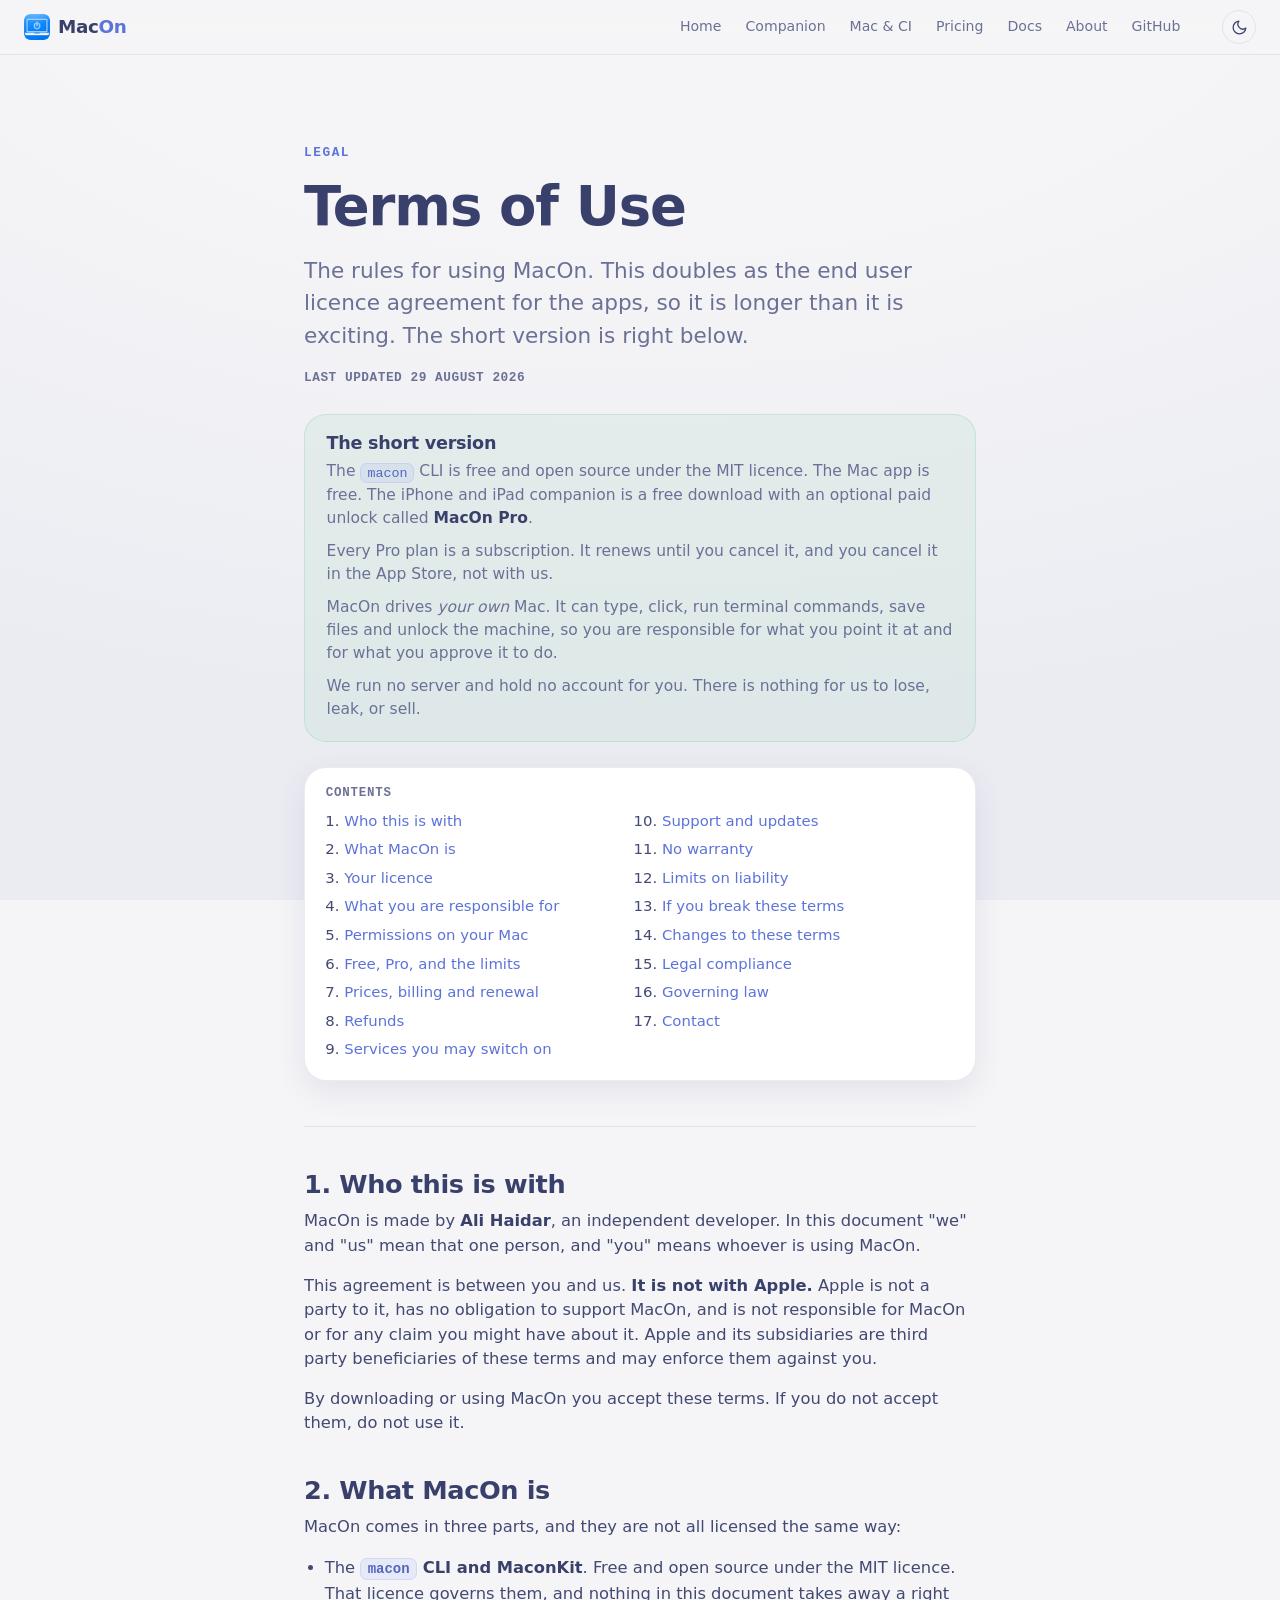
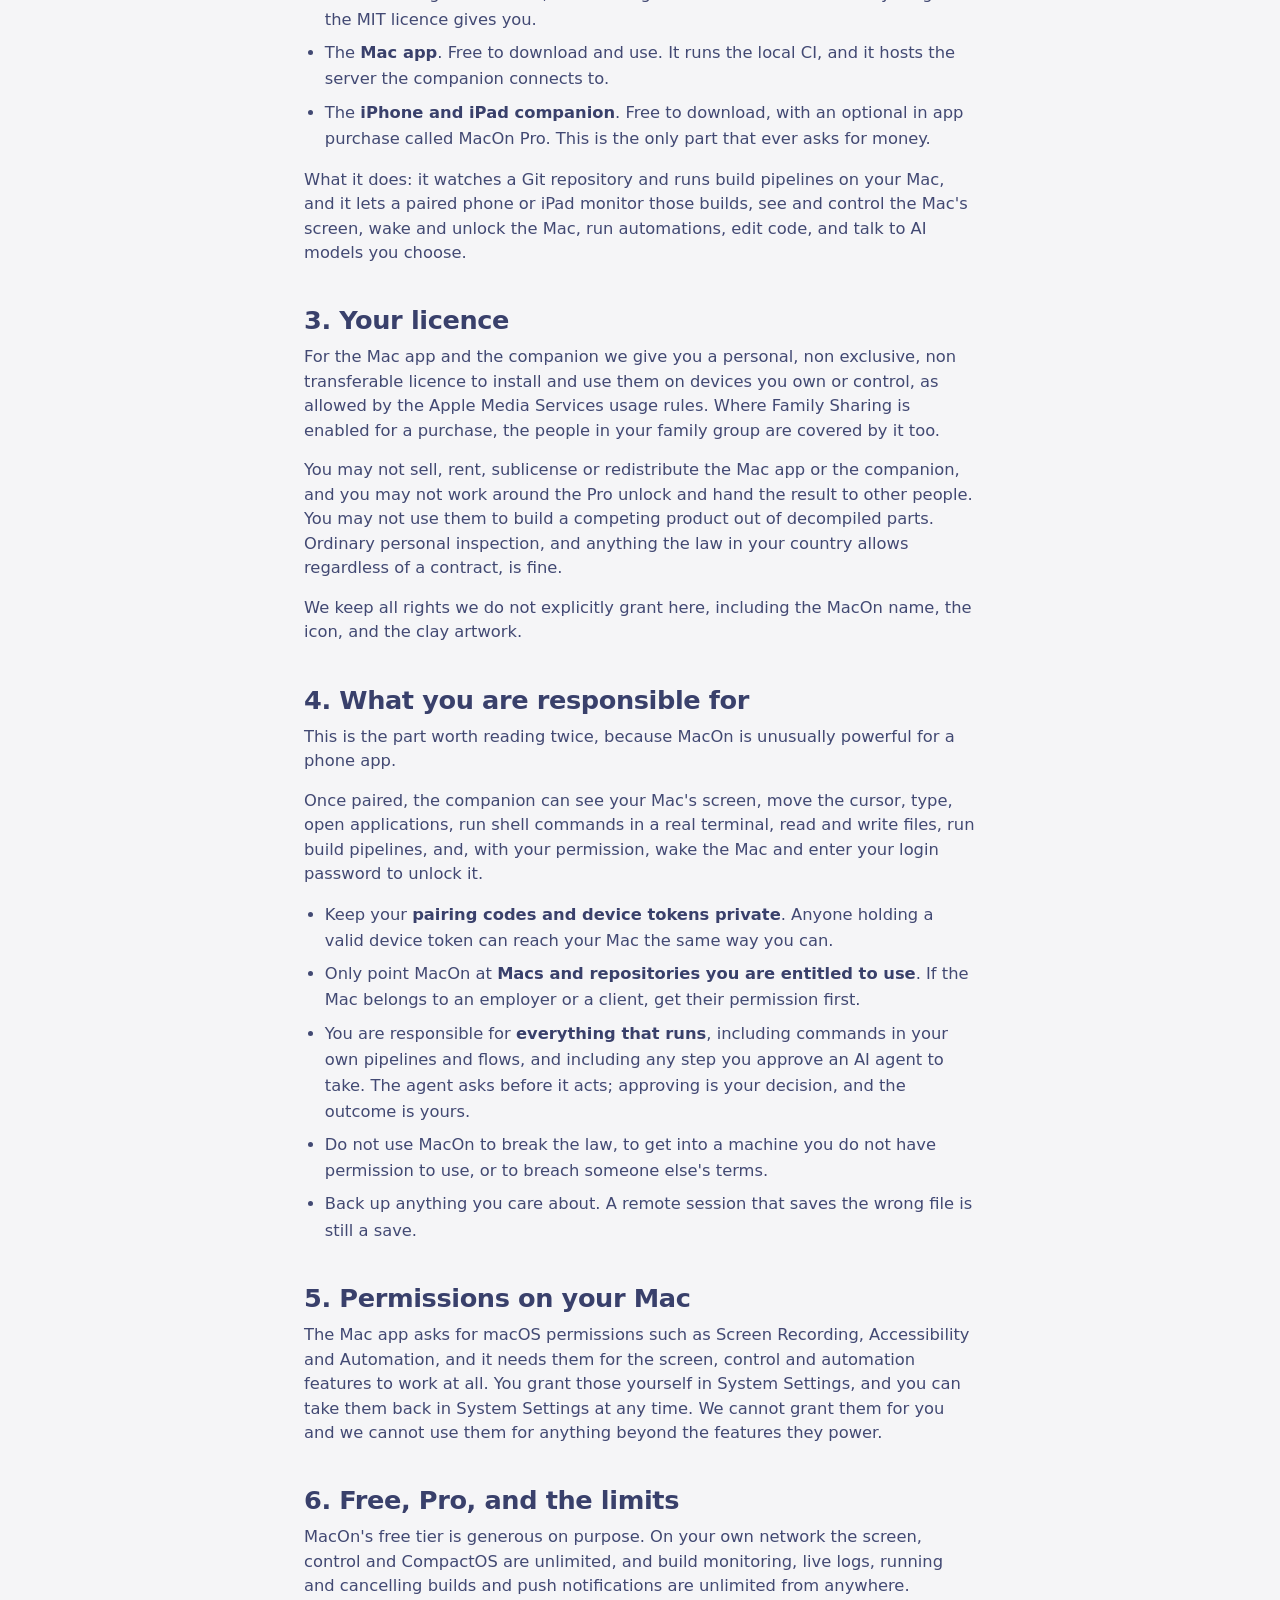
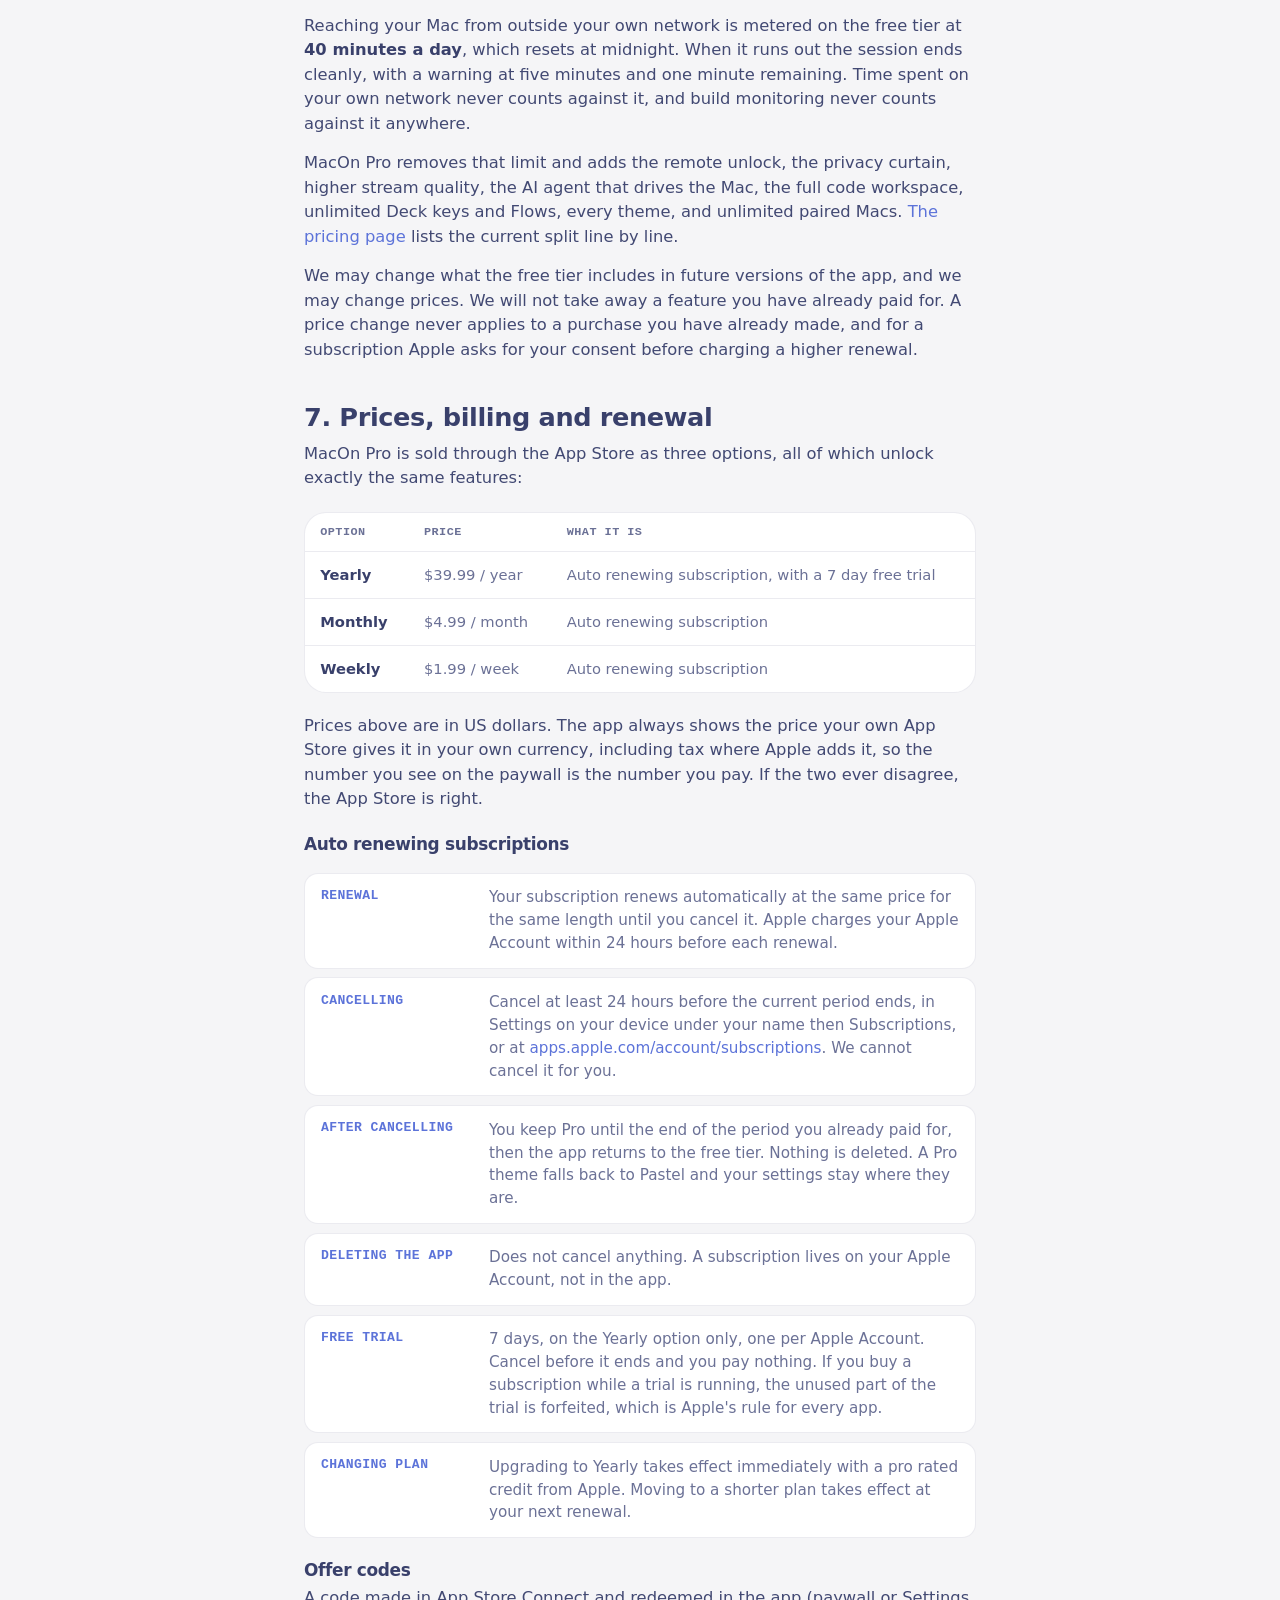
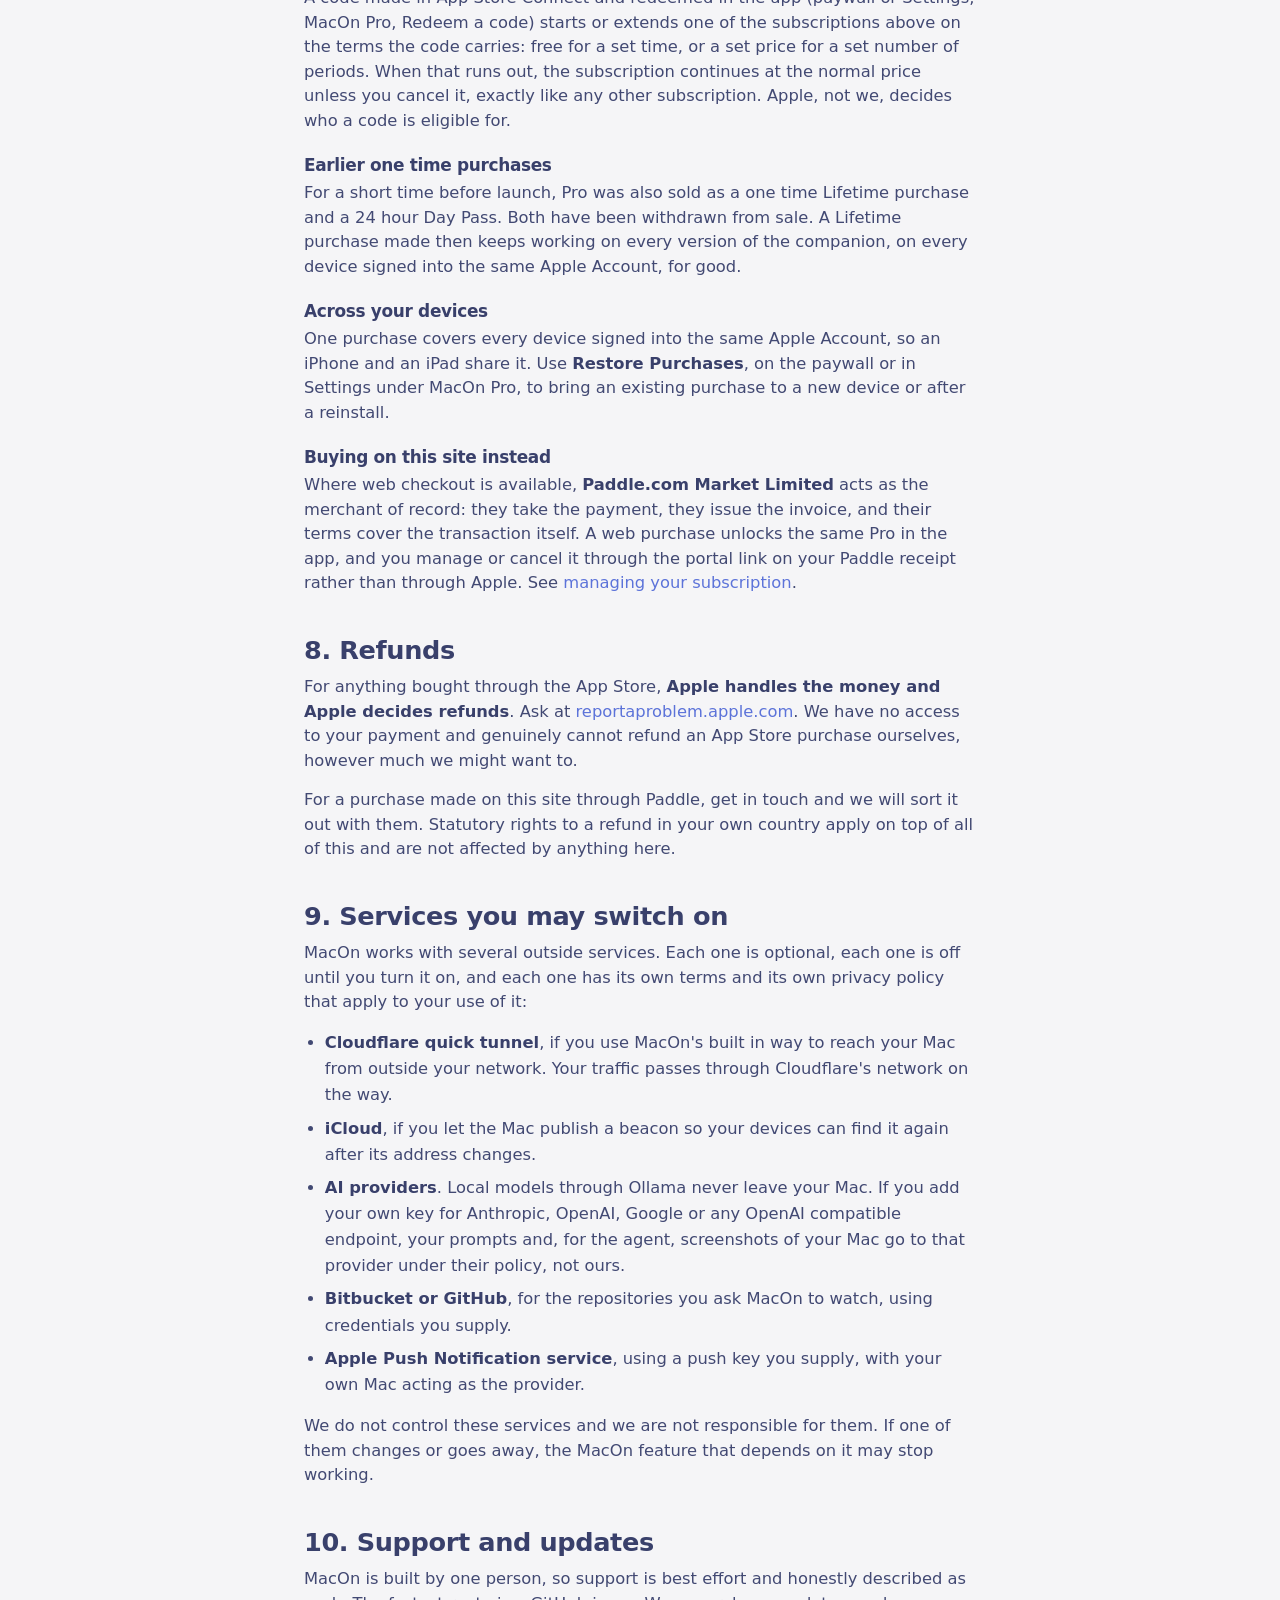
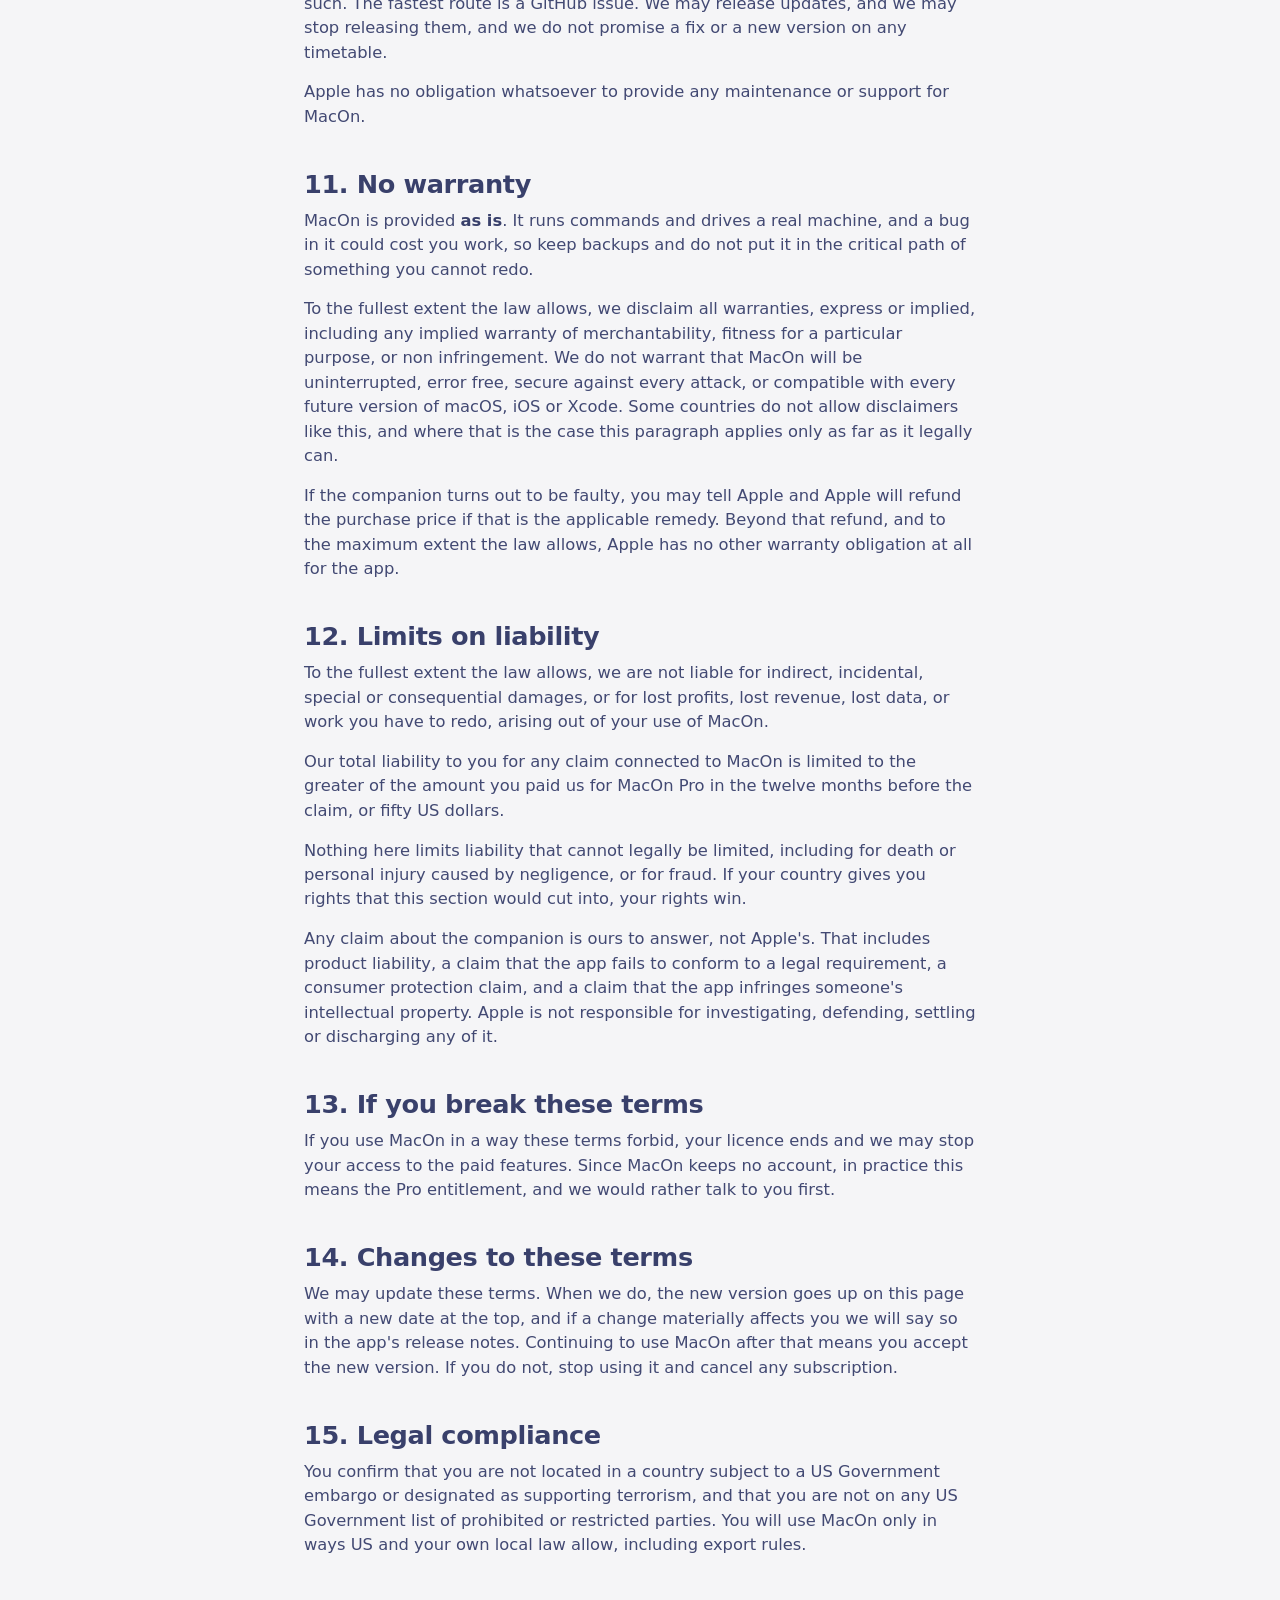
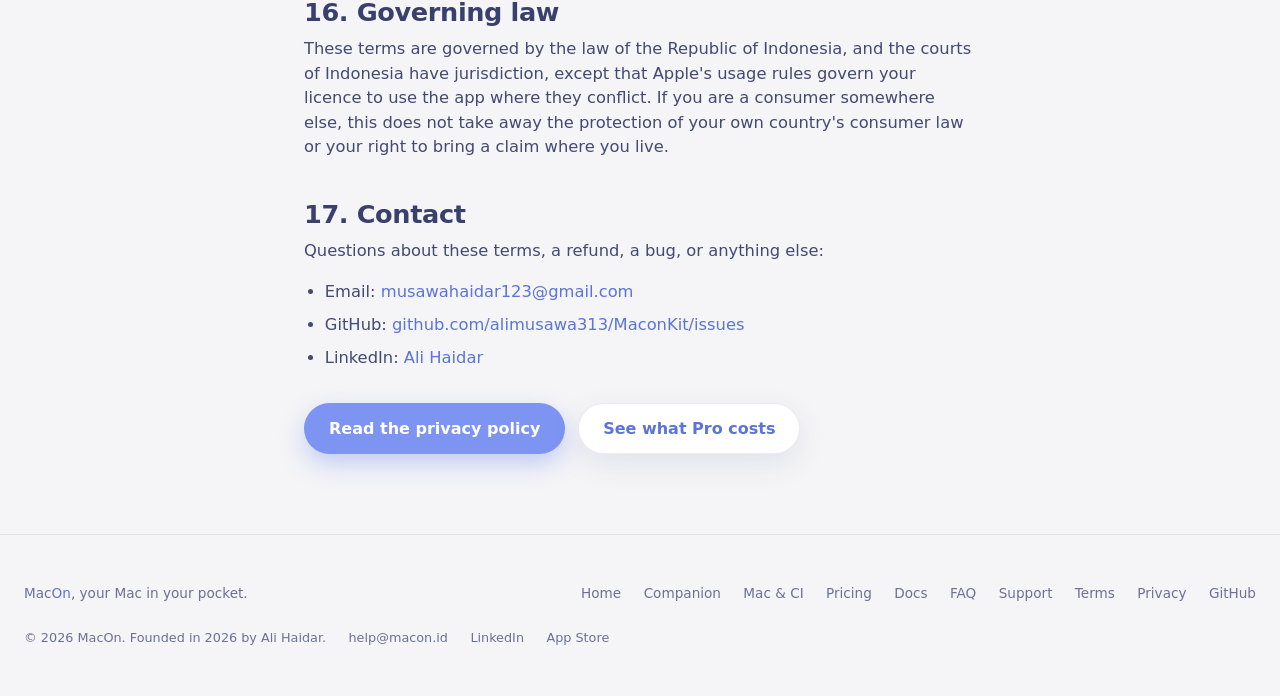
<file: terms.html>
<!DOCTYPE html>
<html lang="en" data-theme="light">
<head>
<meta charset="UTF-8">
<meta name="viewport" content="width=device-width, initial-scale=1.0">
<title>MacOn · Terms of Use</title>
<meta name="description" content="The terms for using MacOn: the free CLI and Mac app, the free companion download, and the optional MacOn Pro unlock. Plain language first, then the detail.">
<meta name="theme-color" content="#f5f5f7">
<link rel="canonical" href="https://macon.id/terms">
<meta property="og:type" content="website">
<meta property="og:url" content="https://macon.id/terms">
<meta property="og:title" content="MacOn · Terms of Use">
<meta property="og:description" content="The rules for using MacOn, including how MacOn Pro is billed, renewed and cancelled.">
<meta property="og:image" content="https://macon.id/assets/og-macon.jpg">
<meta property="og:image:width" content="1200">
<meta property="og:image:height" content="630">
<meta name="twitter:card" content="summary_large_image">
<meta name="twitter:title" content="MacOn · Terms of Use">
<meta name="twitter:image" content="https://macon.id/assets/og-macon.jpg">
<link rel="icon" href="/favicon.ico" sizes="any">
<link rel="icon" type="image/png" href="/favicon-192.png" sizes="192x192">
<link rel="apple-touch-icon" href="/apple-touch-icon.png">
<script>
  (function () {
    document.documentElement.classList.add('js');
    var theme = 'light';
    try {
      var saved = localStorage.getItem('macon-theme');
      theme = saved || (matchMedia('(prefers-color-scheme: dark)').matches ? 'dark' : 'light');
      document.documentElement.setAttribute('data-theme', theme);
    } catch (e) {}
    var tc = document.querySelector('meta[name="theme-color"]');
    if (tc) tc.setAttribute('content', theme === 'dark' ? '#1c1c24' : '#f5f5f7');
  })();
</script>
<link rel="stylesheet" href="/css/tokens.css">
<link rel="stylesheet" href="/css/base.css">
<link rel="stylesheet" href="/css/nav.css">
<link rel="stylesheet" href="/css/footer.css">
<link rel="stylesheet" href="/css/legal.css">
<script defer src="/js/theme.js"></script>
<script defer src="/js/nav.js"></script>
<script type="application/ld+json">{"@context":"https://schema.org","@type":"BreadcrumbList","itemListElement":[{"@type":"ListItem","position":1,"name":"MacOn","item":"https://macon.id/"},{"@type":"ListItem","position":2,"name":"Terms of Use","item":"https://macon.id/terms"}]}</script>
</head>
<body>

<nav>
  <div class="nav-inner">
    <button class="icon-btn" id="menu-btn" aria-label="Menu" aria-expanded="false">
      <svg class="bars" viewBox="0 0 24 24" fill="none" stroke="currentColor" stroke-width="1.8" stroke-linecap="round"><path d="M3 6h18M3 12h18M3 18h18"/></svg>
      <svg class="x" viewBox="0 0 24 24" fill="none" stroke="currentColor" stroke-width="1.8" stroke-linecap="round"><path d="M6 6l12 12M18 6L6 18"/></svg>
    </button>
    <a href="/" class="brand"><img src="/macon-icon.png" alt="" class="brand-logo"><span>Mac<span class="on">On</span></span></a>
    <div class="nav-links">
      <a href="/">Home</a>
      <a href="/companion">Companion</a>
      <a href="/mac">Mac &amp; CI</a>
      <a href="/pricing">Pricing</a>
      <a href="/docs">Docs</a>
      <a href="/about">About</a>
      <a href="https://github.com/alimusawa313/MaconKit">GitHub</a>
    </div>
    <div class="nav-tools">
      <button class="icon-btn" id="theme-toggle" aria-label="Toggle dark mode">
        <svg class="moon" viewBox="0 0 24 24" fill="none" stroke="currentColor" stroke-width="1.8" stroke-linecap="round" stroke-linejoin="round"><path d="M21 12.79A9 9 0 1 1 11.21 3 7 7 0 0 0 21 12.79z"/></svg>
        <svg class="sun" viewBox="0 0 24 24" fill="none" stroke="currentColor" stroke-width="1.8" stroke-linecap="round" stroke-linejoin="round"><circle cx="12" cy="12" r="4.5"/><path d="M12 1v2M12 21v2M4.2 4.2l1.4 1.4M18.4 18.4l1.4 1.4M1 12h2M21 12h2M4.2 19.8l1.4-1.4M18.4 5.6l1.4-1.4"/></svg>
      </button>
    </div>
  </div>
</nav>

<main>
  <p class="eyebrow">Legal</p>
  <h1>Terms of Use</h1>
  <p class="lead">The rules for using MacOn. This doubles as the end user licence agreement for the apps, so it is longer than it is exciting. The short version is right below.</p>
  <p class="updated">Last updated 29 August 2026</p>

  <div class="summary">
    <h2>The short version</h2>
    <p>The <code>macon</code> CLI is free and open source under the MIT licence. The Mac app is free. The iPhone and iPad companion is a free download with an optional paid unlock called <strong>MacOn Pro</strong>.</p>
    <p>Every Pro plan is a subscription. It renews until you cancel it, and you cancel it in the App Store, not with us.</p>
    <p>MacOn drives <em>your own</em> Mac. It can type, click, run terminal commands, save files and unlock the machine, so you are responsible for what you point it at and for what you approve it to do.</p>
    <p>We run no server and hold no account for you. There is nothing for us to lose, leak, or sell.</p>
  </div>

  <div class="toc">
    <h2>Contents</h2>
    <ol>
      <li><a href="#who">Who this is with</a></li>
      <li><a href="#what">What MacOn is</a></li>
      <li><a href="#licence">Your licence</a></li>
      <li><a href="#responsible">What you are responsible for</a></li>
      <li><a href="#permissions">Permissions on your Mac</a></li>
      <li><a href="#free-pro">Free, Pro, and the limits</a></li>
      <li><a href="#billing">Prices, billing and renewal</a></li>
      <li><a href="#refunds">Refunds</a></li>
      <li><a href="#third-party">Services you may switch on</a></li>
      <li><a href="#support">Support and updates</a></li>
      <li><a href="#warranty">No warranty</a></li>
      <li><a href="#liability">Limits on liability</a></li>
      <li><a href="#breach">If you break these terms</a></li>
      <li><a href="#changes">Changes to these terms</a></li>
      <li><a href="#export">Legal compliance</a></li>
      <li><a href="#law">Governing law</a></li>
      <li><a href="#contact">Contact</a></li>
    </ol>
  </div>

  <hr class="rule">

  <h2 id="who">1. Who this is with</h2>
  <p>MacOn is made by <strong>Ali Haidar</strong>, an independent developer. In this document "we" and "us" mean that one person, and "you" means whoever is using MacOn.</p>
  <p>This agreement is between you and us. <strong>It is not with Apple.</strong> Apple is not a party to it, has no obligation to support MacOn, and is not responsible for MacOn or for any claim you might have about it. Apple and its subsidiaries are third party beneficiaries of these terms and may enforce them against you.</p>
  <p>By downloading or using MacOn you accept these terms. If you do not accept them, do not use it.</p>

  <h2 id="what">2. What MacOn is</h2>
  <p>MacOn comes in three parts, and they are not all licensed the same way:</p>
  <ul>
    <li>The <strong><code>macon</code> CLI and MaconKit</strong>. Free and open source under the MIT licence. That licence governs them, and nothing in this document takes away a right the MIT licence gives you.</li>
    <li>The <strong>Mac app</strong>. Free to download and use. It runs the local CI, and it hosts the server the companion connects to.</li>
    <li>The <strong>iPhone and iPad companion</strong>. Free to download, with an optional in app purchase called MacOn Pro. This is the only part that ever asks for money.</li>
  </ul>
  <p>What it does: it watches a Git repository and runs build pipelines on your Mac, and it lets a paired phone or iPad monitor those builds, see and control the Mac's screen, wake and unlock the Mac, run automations, edit code, and talk to AI models you choose.</p>

  <h2 id="licence">3. Your licence</h2>
  <p>For the Mac app and the companion we give you a personal, non exclusive, non transferable licence to install and use them on devices you own or control, as allowed by the Apple Media Services usage rules. Where Family Sharing is enabled for a purchase, the people in your family group are covered by it too.</p>
  <p>You may not sell, rent, sublicense or redistribute the Mac app or the companion, and you may not work around the Pro unlock and hand the result to other people. You may not use them to build a competing product out of decompiled parts. Ordinary personal inspection, and anything the law in your country allows regardless of a contract, is fine.</p>
  <p>We keep all rights we do not explicitly grant here, including the MacOn name, the icon, and the clay artwork.</p>

  <h2 id="responsible">4. What you are responsible for</h2>
  <p>This is the part worth reading twice, because MacOn is unusually powerful for a phone app.</p>
  <p>Once paired, the companion can see your Mac's screen, move the cursor, type, open applications, run shell commands in a real terminal, read and write files, run build pipelines, and, with your permission, wake the Mac and enter your login password to unlock it.</p>
  <ul>
    <li>Keep your <strong>pairing codes and device tokens private</strong>. Anyone holding a valid device token can reach your Mac the same way you can.</li>
    <li>Only point MacOn at <strong>Macs and repositories you are entitled to use</strong>. If the Mac belongs to an employer or a client, get their permission first.</li>
    <li>You are responsible for <strong>everything that runs</strong>, including commands in your own pipelines and flows, and including any step you approve an AI agent to take. The agent asks before it acts; approving is your decision, and the outcome is yours.</li>
    <li>Do not use MacOn to break the law, to get into a machine you do not have permission to use, or to breach someone else's terms.</li>
    <li>Back up anything you care about. A remote session that saves the wrong file is still a save.</li>
  </ul>

  <h2 id="permissions">5. Permissions on your Mac</h2>
  <p>The Mac app asks for macOS permissions such as Screen Recording, Accessibility and Automation, and it needs them for the screen, control and automation features to work at all. You grant those yourself in System Settings, and you can take them back in System Settings at any time. We cannot grant them for you and we cannot use them for anything beyond the features they power.</p>

  <h2 id="free-pro">6. Free, Pro, and the limits</h2>
  <p>MacOn's free tier is generous on purpose. On your own network the screen, control and CompactOS are unlimited, and build monitoring, live logs, running and cancelling builds and push notifications are unlimited from anywhere.</p>
  <p>Reaching your Mac from outside your own network is metered on the free tier at <strong>40 minutes a day</strong>, which resets at midnight. When it runs out the session ends cleanly, with a warning at five minutes and one minute remaining. Time spent on your own network never counts against it, and build monitoring never counts against it anywhere.</p>
  <p>MacOn Pro removes that limit and adds the remote unlock, the privacy curtain, higher stream quality, the AI agent that drives the Mac, the full code workspace, unlimited Deck keys and Flows, every theme, and unlimited paired Macs. <a href="/pricing">The pricing page</a> lists the current split line by line.</p>
  <p>We may change what the free tier includes in future versions of the app, and we may change prices. We will not take away a feature you have already paid for. A price change never applies to a purchase you have already made, and for a subscription Apple asks for your consent before charging a higher renewal.</p>

  <h2 id="billing">7. Prices, billing and renewal</h2>
  <p>MacOn Pro is sold through the App Store as three options, all of which unlock exactly the same features:</p>
  <div class="tablewrap">
    <table class="data">
      <thead><tr><th>Option</th><th>Price</th><th>What it is</th></tr></thead>
      <tbody>
        <tr><th>Yearly</th><td>$39.99 / year</td><td>Auto renewing subscription, with a 7 day free trial</td></tr>
        <tr><th>Monthly</th><td>$4.99 / month</td><td>Auto renewing subscription</td></tr>
        <tr><th>Weekly</th><td>$1.99 / week</td><td>Auto renewing subscription</td></tr>
      </tbody>
    </table>
  </div>
  <p>Prices above are in US dollars. The app always shows the price your own App Store gives it in your own currency, including tax where Apple adds it, so the number you see on the paywall is the number you pay. If the two ever disagree, the App Store is right.</p>

  <h3>Auto renewing subscriptions</h3>
  <div class="facts">
    <dl class="fact"><dt>Renewal</dt><dd>Your subscription renews automatically at the same price for the same length until you cancel it. Apple charges your Apple Account within 24 hours before each renewal.</dd></dl>
    <dl class="fact"><dt>Cancelling</dt><dd>Cancel at least 24 hours before the current period ends, in Settings on your device under your name then Subscriptions, or at <a href="https://apps.apple.com/account/subscriptions">apps.apple.com/account/subscriptions</a>. We cannot cancel it for you.</dd></dl>
    <dl class="fact"><dt>After cancelling</dt><dd>You keep Pro until the end of the period you already paid for, then the app returns to the free tier. Nothing is deleted. A Pro theme falls back to Pastel and your settings stay where they are.</dd></dl>
    <dl class="fact"><dt>Deleting the app</dt><dd>Does not cancel anything. A subscription lives on your Apple Account, not in the app.</dd></dl>
    <dl class="fact"><dt>Free trial</dt><dd>7 days, on the Yearly option only, one per Apple Account. Cancel before it ends and you pay nothing. If you buy a subscription while a trial is running, the unused part of the trial is forfeited, which is Apple's rule for every app.</dd></dl>
    <dl class="fact"><dt>Changing plan</dt><dd>Upgrading to Yearly takes effect immediately with a pro rated credit from Apple. Moving to a shorter plan takes effect at your next renewal.</dd></dl>
  </div>

  <h3>Offer codes</h3>
  <p>A code made in App Store Connect and redeemed in the app (paywall or Settings, MacOn Pro, Redeem a code) starts or extends one of the subscriptions above on the terms the code carries: free for a set time, or a set price for a set number of periods. When that runs out, the subscription continues at the normal price unless you cancel it, exactly like any other subscription. Apple, not we, decides who a code is eligible for.</p>

  <h3>Earlier one time purchases</h3>
  <p>For a short time before launch, Pro was also sold as a one time Lifetime purchase and a 24 hour Day Pass. Both have been withdrawn from sale. A Lifetime purchase made then keeps working on every version of the companion, on every device signed into the same Apple Account, for good.</p>

  <h3>Across your devices</h3>
  <p>One purchase covers every device signed into the same Apple Account, so an iPhone and an iPad share it. Use <strong>Restore Purchases</strong>, on the paywall or in Settings under MacOn Pro, to bring an existing purchase to a new device or after a reinstall.</p>

  <h3>Buying on this site instead</h3>
  <p>Where web checkout is available, <strong>Paddle.com Market Limited</strong> acts as the merchant of record: they take the payment, they issue the invoice, and their terms cover the transaction itself. A web purchase unlocks the same Pro in the app, and you manage or cancel it through the portal link on your Paddle receipt rather than through Apple. See <a href="/pro/manage">managing your subscription</a>.</p>

  <h2 id="refunds">8. Refunds</h2>
  <p>For anything bought through the App Store, <strong>Apple handles the money and Apple decides refunds</strong>. Ask at <a href="https://reportaproblem.apple.com">reportaproblem.apple.com</a>. We have no access to your payment and genuinely cannot refund an App Store purchase ourselves, however much we might want to.</p>
  <p>For a purchase made on this site through Paddle, get in touch and we will sort it out with them. Statutory rights to a refund in your own country apply on top of all of this and are not affected by anything here.</p>

  <h2 id="third-party">9. Services you may switch on</h2>
  <p>MacOn works with several outside services. Each one is optional, each one is off until you turn it on, and each one has its own terms and its own privacy policy that apply to your use of it:</p>
  <ul>
    <li><strong>Cloudflare quick tunnel</strong>, if you use MacOn's built in way to reach your Mac from outside your network. Your traffic passes through Cloudflare's network on the way.</li>
    <li><strong>iCloud</strong>, if you let the Mac publish a beacon so your devices can find it again after its address changes.</li>
    <li><strong>AI providers</strong>. Local models through Ollama never leave your Mac. If you add your own key for Anthropic, OpenAI, Google or any OpenAI compatible endpoint, your prompts and, for the agent, screenshots of your Mac go to that provider under their policy, not ours.</li>
    <li><strong>Bitbucket or GitHub</strong>, for the repositories you ask MacOn to watch, using credentials you supply.</li>
    <li><strong>Apple Push Notification service</strong>, using a push key you supply, with your own Mac acting as the provider.</li>
  </ul>
  <p>We do not control these services and we are not responsible for them. If one of them changes or goes away, the MacOn feature that depends on it may stop working.</p>

  <h2 id="support">10. Support and updates</h2>
  <p>MacOn is built by one person, so support is best effort and honestly described as such. The fastest route is a GitHub issue. We may release updates, and we may stop releasing them, and we do not promise a fix or a new version on any timetable.</p>
  <p>Apple has no obligation whatsoever to provide any maintenance or support for MacOn.</p>

  <h2 id="warranty">11. No warranty</h2>
  <p>MacOn is provided <strong>as is</strong>. It runs commands and drives a real machine, and a bug in it could cost you work, so keep backups and do not put it in the critical path of something you cannot redo.</p>
  <p>To the fullest extent the law allows, we disclaim all warranties, express or implied, including any implied warranty of merchantability, fitness for a particular purpose, or non infringement. We do not warrant that MacOn will be uninterrupted, error free, secure against every attack, or compatible with every future version of macOS, iOS or Xcode. Some countries do not allow disclaimers like this, and where that is the case this paragraph applies only as far as it legally can.</p>
  <p>If the companion turns out to be faulty, you may tell Apple and Apple will refund the purchase price if that is the applicable remedy. Beyond that refund, and to the maximum extent the law allows, Apple has no other warranty obligation at all for the app.</p>

  <h2 id="liability">12. Limits on liability</h2>
  <p>To the fullest extent the law allows, we are not liable for indirect, incidental, special or consequential damages, or for lost profits, lost revenue, lost data, or work you have to redo, arising out of your use of MacOn.</p>
  <p>Our total liability to you for any claim connected to MacOn is limited to the greater of the amount you paid us for MacOn Pro in the twelve months before the claim, or fifty US dollars.</p>
  <p>Nothing here limits liability that cannot legally be limited, including for death or personal injury caused by negligence, or for fraud. If your country gives you rights that this section would cut into, your rights win.</p>
  <p>Any claim about the companion is ours to answer, not Apple's. That includes product liability, a claim that the app fails to conform to a legal requirement, a consumer protection claim, and a claim that the app infringes someone's intellectual property. Apple is not responsible for investigating, defending, settling or discharging any of it.</p>

  <h2 id="breach">13. If you break these terms</h2>
  <p>If you use MacOn in a way these terms forbid, your licence ends and we may stop your access to the paid features. Since MacOn keeps no account, in practice this means the Pro entitlement, and we would rather talk to you first.</p>

  <h2 id="changes">14. Changes to these terms</h2>
  <p>We may update these terms. When we do, the new version goes up on this page with a new date at the top, and if a change materially affects you we will say so in the app's release notes. Continuing to use MacOn after that means you accept the new version. If you do not, stop using it and cancel any subscription.</p>

  <h2 id="export">15. Legal compliance</h2>
  <p>You confirm that you are not located in a country subject to a US Government embargo or designated as supporting terrorism, and that you are not on any US Government list of prohibited or restricted parties. You will use MacOn only in ways US and your own local law allow, including export rules.</p>

  <h2 id="law">16. Governing law</h2>
  <p>These terms are governed by the law of the Republic of Indonesia, and the courts of Indonesia have jurisdiction, except that Apple's usage rules govern your licence to use the app where they conflict. If you are a consumer somewhere else, this does not take away the protection of your own country's consumer law or your right to bring a claim where you live.</p>

  <h2 id="contact">17. Contact</h2>
  <p>Questions about these terms, a refund, a bug, or anything else:</p>
  <ul>
    <li>Email: <a href="mailto:musawahaidar123@gmail.com">musawahaidar123@gmail.com</a></li>
    <li>GitHub: <a href="https://github.com/alimusawa313/MaconKit/issues">github.com/alimusawa313/MaconKit/issues</a></li>
    <li>LinkedIn: <a href="https://www.linkedin.com/in/ali-haidar-8484b8208" target="_blank" rel="noopener">Ali Haidar</a></li>
  </ul>

  <div class="ctas">
    <a href="/privacy" class="btn btn-primary">Read the privacy policy</a>
    <a href="/pricing" class="btn btn-ghost">See what Pro costs</a>
  </div>
</main>

<footer>
  <div class="footer-inner">
    <div>Mac<span style="color:var(--accent-deep)">On</span>, your Mac in your pocket.</div>
    <div class="footer-links">
      <a href="/">Home</a>
      <a href="/companion">Companion</a>
      <a href="/mac">Mac &amp; CI</a>
      <a href="/pricing">Pricing</a>
      <a href="/docs">Docs</a>
      <a href="/faq">FAQ</a>
      <a href="/support">Support</a>
      <a href="/terms">Terms</a>
      <a href="/privacy">Privacy</a>
      <a href="https://github.com/alimusawa313/MaconKit">GitHub</a>
    </div>
  </div>
  <div class="footer-legal">
    <span>&copy; 2026 MacOn. Founded in 2026 by Ali Haidar.</span>
    <a href="mailto:help@macon.id">help@macon.id</a>
    <a href="https://www.linkedin.com/company/143584964/" rel="noopener">LinkedIn</a>
    <a href="https://apps.apple.com/app/id6794170681" rel="noopener">App Store</a>
  </div>
</footer>

</body>
</html>
</file>
<file: css/tokens.css>
/* tokens.css, the design tokens for the whole site (light + dark).
   Single source of truth for the clay "world" look, lifted from the apps'
   pastel WorldPalette (WorldStyle.swift): paper backdrop, ink text, and the
   clay slots (primary / soft / warm / good / bad). Retheme the entire site, 
   including the Three.js hero, by editing this file only. */

:root {
  /* Type */
  --sans: -apple-system, BlinkMacSystemFont, "SF Pro Text", "Segoe UI", system-ui, sans-serif;
  --round: ui-rounded, "SF Pro Rounded", var(--sans);
  --mono: ui-monospace, "SF Mono", SFMono-Regular, Menlo, Monaco, monospace;

  /* Paper + ink (app: paperLight / inkLight) */
  --bg: #f5f5f7;
  --bg-2: #ebecf2;
  --text: #39406b;
  --text-2: #6b7196;

  /* Clay slots, exact app pastel palette */
  --accent: #7d94f2;         /* primary   */
  --accent-deep: #5c73d9;    /* primaryDeep, links, hover, small text */
  --accent-hover: #6a82e8;
  --soft: #e3e6f7;
  --soft-shade: #bdc2e5;
  --warm: #f5b777;
  --warm-deep: #e09658;
  --good: #85cca0;
  --good-deep: #63ae82;
  --bad: #ed8d9d;
  --bad-deep: #d66b7d;
  --slate: #4d5480;
  --cloud: #f2f2fc;
  --on-accent: #ffffff;

  /* Surfaces */
  --card: #ffffff;
  --border: rgba(57, 64, 107, 0.10);
  --card-shadow: 0 10px 30px rgba(60, 70, 130, 0.10);
  --clay-shadow: 0 16px 38px rgba(60, 70, 130, 0.18);
  --nav-bg: rgba(245, 245, 247, 0.72);
  --code-bg: #21243a;
  --code-text: #eef0fb;
  --side-active: rgba(125, 148, 242, 0.14);
  --radius: 22px;
  --radius-sm: 14px;

  /* Three.js world, read by js/world/clay.js at runtime */
  --world-paper: #f5f5f7;
  --world-ambient: 1;          /* ambient multiplier */
  --world-shadow-opacity: 0.3; /* the fake shadow puddle */
}

[data-theme="dark"] {
  /* Paper + ink (app: paperDark / inkDark) */
  --bg: #1c1c24;
  --bg-2: #0d0d12;
  --text: #ececf2;
  --text-2: #9ba0c0;

  --accent: #8a9df5;
  --accent-deep: #7d94f2;
  --accent-hover: #9dabff;
  --soft: #2a2c3d;
  --soft-shade: #3d4059;
  --on-accent: #10121c;

  --card: #24242f;
  --border: rgba(255, 255, 255, 0.12);
  --card-shadow: 0 12px 32px rgba(0, 0, 0, 0.45);
  --clay-shadow: 0 16px 40px rgba(0, 0, 0, 0.55);
  --nav-bg: rgba(20, 20, 27, 0.72);
  --code-bg: #14151f;
  --side-active: rgba(138, 155, 255, 0.18);

  --world-paper: #1c1c24;
  --world-ambient: 0.82;
  --world-shadow-opacity: 0.5;
}
</file>
<file: css/base.css>
/* base.css, reset, typography, buttons, layout scaffolding, motion utilities.
   Tokens live in tokens.css; this file only consumes them. */

* { box-sizing: border-box; margin: 0; padding: 0; min-width: 0; }

html {
  scroll-behavior: smooth;
  -webkit-text-size-adjust: 100%;
  overflow-x: clip;
  width: 100%;
  overscroll-behavior: none;
}

body {
  font-family: var(--sans);
  /* A gentle radial "studio" wash, like the app backdrops. */
  background:
    radial-gradient(120% 90% at 50% -10%, var(--bg) 40%, var(--bg-2) 100%) fixed,
    var(--bg);
  color: var(--text);
  line-height: 1.5;
  -webkit-font-smoothing: antialiased;
  transition: background .4s ease, color .4s ease;
  overflow-x: clip;
  width: 100%;
  max-width: 100%;
}

a { color: var(--accent-deep); text-decoration: none; }
a:hover { text-decoration: underline; }
img { max-width: 100%; }

:not(pre) > code {
  font-family: var(--mono); font-size: .86em;
  background: color-mix(in srgb, var(--accent) 12%, transparent);
  color: color-mix(in srgb, var(--accent-deep) 76%, var(--text));
  padding: .12em .45em; border-radius: 7px;
  border: 1px solid color-mix(in srgb, var(--accent) 20%, transparent);
}

section { padding: clamp(4rem, 10vw, 7.5rem) 1.5rem; position: relative; }
.wrap { max-width: 1120px; margin: 0 auto; width: 100%; }
.center { text-align: center; }
.alt { background: color-mix(in srgb, var(--accent) 5%, var(--bg-2)); }
.muted { color: var(--text-2); }

h1, h2, h3, h4 {
  font-family: var(--round);
  letter-spacing: -0.02em; line-height: 1.05; text-wrap: balance; font-weight: 800;
}

.eyebrow {
  font-family: var(--mono); font-size: .8rem; font-weight: 600;
  letter-spacing: .12em; text-transform: uppercase;
  color: var(--accent-deep); margin-bottom: 1rem;
}

.section-head { max-width: 680px; margin: 0 auto clamp(2.5rem, 5vw, 4rem); }
.section-head h1,
.section-head h2 { font-size: clamp(2.1rem, 5vw, 3.3rem); }
.section-head p { font-size: clamp(1.05rem, 2vw, 1.3rem); color: var(--text-2); margin-top: 1rem; }

/* Buttons, puffy clay pills */
.btn {
  display: inline-flex; align-items: center; gap: .5rem;
  font-family: var(--round);
  font-size: 1rem; font-weight: 700; padding: .78rem 1.5rem;
  border-radius: 980px; border: 1px solid transparent; cursor: pointer;
  transition: background .2s, border-color .2s, transform .15s, box-shadow .25s;
}
.btn:hover { text-decoration: none; transform: translateY(-2px); }
.btn:active { transform: scale(0.96); }
.btn-primary {
  background: var(--accent); color: var(--on-accent);
  box-shadow: 0 10px 24px color-mix(in srgb, var(--accent) 42%, transparent);
}
.btn-primary:hover { background: var(--accent-hover); box-shadow: 0 14px 30px color-mix(in srgb, var(--accent) 52%, transparent); }
.btn-ghost { background: var(--card); color: var(--accent-deep); border-color: var(--border); box-shadow: var(--card-shadow); }
.btn-ghost:hover { border-color: color-mix(in srgb, var(--accent) 50%, var(--border)); }

/* Clay chips, small pill facts (feature belts, hero notes) */
.chips { display: flex; flex-wrap: wrap; gap: .6rem; justify-content: center; }
.chip {
  display: inline-flex; align-items: center; gap: .45rem;
  font: 600 .85rem var(--round); color: var(--text);
  background: var(--card); border: 1px solid var(--border);
  border-radius: 980px; padding: .48rem 1rem;
  box-shadow: var(--card-shadow);
  transition: transform .25s cubic-bezier(.2, .7, .2, 1), box-shadow .25s;
}
.chip:hover { transform: translateY(-3px) rotate(-1deg); box-shadow: var(--clay-shadow); }
.chip .dot { width: 9px; height: 9px; border-radius: 50%; background: var(--accent); flex: none; }
.chip .dot.d-warm { background: var(--warm); }
.chip .dot.d-good { background: var(--good); }
.chip .dot.d-rose { background: var(--bad); }

/* Circular theme reveal (View Transitions API), JS animates the clip-path */
::view-transition-old(root), ::view-transition-new(root) { animation: none; mix-blend-mode: normal; }
::view-transition-old(root) { z-index: 1; }
::view-transition-new(root) { z-index: 9999; }
#theme-toggle { view-transition-name: macon-theme-toggle; }
::view-transition-group(macon-theme-toggle) { z-index: 10000; }
::view-transition-old(macon-theme-toggle) { animation: tt-out .5s cubic-bezier(.4, 0, .2, 1) both; }
::view-transition-new(macon-theme-toggle) { animation: tt-in  .5s cubic-bezier(.4, 0, .2, 1) both; }
@keyframes tt-out { to   { transform: rotate(-170deg) scale(.4); opacity: 0; } }
@keyframes tt-in  { from { transform: rotate(170deg)  scale(.4); opacity: 0; } to { transform: none; opacity: 1; } }

/* Scroll reveal, elements get .reveal from js/reveal.js, .in when visible */
.js .reveal { opacity: 0; transform: translateY(28px); transition: opacity .7s cubic-bezier(.2, .7, .2, 1), transform .7s cubic-bezier(.2, .7, .2, 1); will-change: opacity, transform; }
.js .reveal.in { opacity: 1; transform: none; }
@keyframes fadeUp { from { opacity: 0; transform: translateY(28px); } to { opacity: 1; transform: none; } }
.js .hero-anim { opacity: 0; animation: fadeUp .9s cubic-bezier(.2, .7, .2, 1) forwards; }

@media (prefers-reduced-motion: reduce) {
  html { scroll-behavior: auto; }
  *, *::before, *::after { transition: none !important; animation: none !important; }
  .js .reveal, .js .hero-anim { opacity: 1 !important; transform: none !important; }
}
</file>
<file: css/nav.css>
/* nav.css, sticky top navigation + mobile hamburger dropdown (shared) */

nav {
  position: sticky; top: 0; z-index: 100;
  background: var(--nav-bg);
  backdrop-filter: saturate(180%) blur(20px);
  -webkit-backdrop-filter: saturate(180%) blur(20px);
  border-bottom: 1px solid var(--border);
  transition: box-shadow .3s ease, background .3s ease;
}
nav.scrolled { box-shadow: 0 6px 24px rgba(0, 0, 0, 0.08); }
[data-theme="dark"] nav.scrolled { box-shadow: 0 6px 24px rgba(0, 0, 0, 0.5); }

.nav-inner {
  max-width: 1280px; margin: 0 auto; height: 54px;
  display: flex; align-items: center; gap: 1.5rem; padding: 0 1.5rem;
}

.brand { display: flex; align-items: center; gap: .5rem; font-family: var(--round); font-weight: 700; font-size: 1.15rem; letter-spacing: -0.02em; color: var(--text); }
.brand:hover { text-decoration: none; }
.brand .on { color: var(--accent-deep); }
.brand-logo { width: 26px; height: 26px; border-radius: 6px; display: block; transition: transform .3s cubic-bezier(.2, .7, .2, 1); }
.brand:hover .brand-logo { transform: rotate(-8deg) scale(1.06); }

.nav-links { display: flex; gap: 1.5rem; margin-left: auto; }
.nav-links a { color: var(--text-2); font-size: .88rem; }
.nav-links a:hover { color: var(--text); text-decoration: none; }
.nav-links a.active { color: var(--text); font-weight: 500; }

.nav-tools { display: flex; align-items: center; gap: .5rem; margin-left: 1.1rem; }

.icon-btn {
  display: inline-flex; align-items: center; justify-content: center;
  width: 34px; height: 34px; border-radius: 50%;
  background: transparent; border: 1px solid var(--border); color: var(--text);
  cursor: pointer; transition: background .2s;
}
.icon-btn:hover { background: var(--bg-2); }
.icon-btn:focus { outline: none; }
.icon-btn svg { width: 17px; height: 17px; }

/* Keyboard focus only (not pointer): visible ring for accessibility */
a:focus-visible, button:focus-visible, summary:focus-visible { outline: 2px solid var(--accent); outline-offset: 3px; border-radius: 6px; }
.icon-btn:focus-visible { outline: 2px solid var(--accent); outline-offset: 2px; }

#theme-toggle svg { transition: transform .4s cubic-bezier(.2, .7, .2, 1); }
#theme-toggle:hover svg { transform: rotate(25deg); }
[data-theme="light"] .moon { display: block; } [data-theme="light"] .sun { display: none; }
[data-theme="dark"] .moon { display: none; }  [data-theme="dark"] .sun { display: block; }

/* Hamburger, hidden on desktop; morphs ☰ ⇄ ✕ */
#menu-btn { display: none; position: relative; }
#menu-btn svg {
  position: absolute; top: 50%; left: 50%; width: 17px; height: 17px;
  transform: translate(-50%, -50%) rotate(0deg);
  transition: opacity .28s ease, transform .3s cubic-bezier(.2, .7, .2, 1);
}
#menu-btn .x { opacity: 0; transform: translate(-50%, -50%) rotate(-90deg); }
#menu-btn.open .bars { opacity: 0; transform: translate(-50%, -50%) rotate(90deg); }
#menu-btn.open .x { opacity: 1; transform: translate(-50%, -50%) rotate(0deg); }

/* Mobile dropdown for the top nav links */
@media (max-width: 680px) {
  #menu-btn { display: inline-flex; }
  .nav-tools { margin-left: auto; }
  .nav-links {
    position: fixed; top: 54px; left: 0; right: 0; flex-direction: column; gap: 0;
    /* Nearly opaque: backdrop blur isn't guaranteed on every device, and the
       hero renders right underneath, text must not bleed through. */
    background: color-mix(in srgb, var(--bg) 97%, transparent);
    backdrop-filter: saturate(180%) blur(20px);
    -webkit-backdrop-filter: saturate(180%) blur(20px);
    border-bottom: 1px solid var(--border);
    padding: .4rem 1.3rem 1rem; margin-left: 0;
    opacity: 0; visibility: hidden; transform: translateY(-100%);
    transition: transform .32s cubic-bezier(.2, .7, .2, 1), opacity .32s ease, visibility 0s linear .32s;
    box-shadow: 0 14px 34px rgba(0, 0, 0, 0.14);
  }
  .nav-links.open {
    opacity: 1; visibility: visible; transform: translateY(0);
    transition: transform .32s cubic-bezier(.2, .7, .2, 1), opacity .32s ease, visibility 0s;
  }
  .nav-links a { padding: .85rem .2rem; font-size: 1.05rem; color: var(--text); border-bottom: 1px solid var(--border); }
  .nav-links a:last-child { border-bottom: none; }
}
</file>
<file: css/footer.css>
/* footer.css, shared site footer */

footer {
  border-top: 1px solid var(--border);
  padding: 3rem 1.5rem calc(3rem + env(safe-area-inset-bottom, 0px));
  color: var(--text-2); font-size: .85rem;
}
.footer-inner {
  max-width: 1280px; margin: 0 auto;
  display: flex; justify-content: space-between; gap: 1rem; flex-wrap: wrap;
}
footer a { color: var(--text-2); }
footer a:hover { color: var(--text); }
.footer-links { display: flex; gap: 1.4rem; flex-wrap: wrap; }

@media (max-width: 620px) { .footer-inner { flex-direction: column; } }

.footer-legal {
  max-width: 1280px; margin: 1.5rem auto 0;
  display: flex; gap: .6rem 1.4rem; flex-wrap: wrap;
  font-size: .8rem;
}
</file>
<file: css/code.css>
/* code.css, code blocks, copy buttons, and the animated terminal (shared) */

.code-wrap { position: relative; }
.codeblock {
  position: relative;
  background: var(--code-bg); color: var(--code-text);
  border-radius: 14px; padding: 1.1rem 1.2rem; font: .88rem/1.7 var(--mono);
  overflow-x: auto; white-space: pre; border: 1px solid rgba(255, 255, 255, 0.08);
  width: 100%; max-width: 100%;
  text-align: left;
}
.codeblock .c  { color: #7d8590; }   /* comment */
.codeblock .p  { color: #8a9bff; }   /* prompt  */
.codeblock .ok { color: #57ca86; }   /* success */
.codeblock .k  { color: #f2b25e; }   /* key     */
.codeblock + .codeblock { margin-top: 1rem; }

.copy {
  position: absolute; top: .6rem; right: .6rem;
  background: rgba(255, 255, 255, 0.1); color: #f5f5f7; border: none; border-radius: 7px;
  padding: .3rem .6rem; font: 500 .72rem var(--sans); cursor: pointer; opacity: .8;
  transition: opacity .2s, background .2s;
}
.copy:hover { opacity: 1; background: rgba(255, 255, 255, 0.2); }

.cmd-label { font: 600 .8rem var(--sans); color: var(--text-2); margin: 0 0 .5rem; }

/* Terminal, a fake macOS window; home.js types into .term-typer */
.terminal {
  max-width: 720px; margin: 0 auto;
  background: var(--code-bg); border-radius: 18px; overflow: hidden;
  box-shadow: 0 28px 60px rgba(40, 45, 90, 0.34); border: 1px solid rgba(255, 255, 255, 0.08);
  text-align: left;
}
[data-theme="dark"] .terminal { box-shadow: 0 28px 60px rgba(0, 0, 0, 0.55); }
.term-bar { display: flex; align-items: center; gap: .5rem; padding: .8rem 1rem; background: rgba(255, 255, 255, 0.05); }
.term-bar i { width: 12px; height: 12px; border-radius: 50%; display: block; }
.term-bar .r { background: #ff5f57; } .term-bar .y { background: #febc2e; } .term-bar .g { background: #28c840; }
.term-bar span { margin-left: .5rem; color: #8a8a8e; font: 500 .78rem var(--mono); }
.term-body { padding: 1.2rem 1.3rem 1.5rem; font: .9rem/1.7 var(--mono); color: var(--code-text); overflow-x: auto; white-space: pre; max-width: 100%; }
.term-body .p { color: #8a9bff; }
.term-body .c { color: #7d8590; }
.term-body .o { color: #a9adcf; }
.term-body .ok { color: #57ca86; }
.term-cursor { display: inline-block; width: 8px; height: 1.05em; vertical-align: -2px; background: #57ca86; margin-left: 3px; animation: blink 1.1s steps(1) infinite; }
@keyframes blink { 0%, 48% { opacity: 1; } 52%, 100% { opacity: 0; } }

/* Code tabs (macon.yml showcase) */
.code-tabs { display: flex; gap: .5rem; justify-content: center; margin-bottom: 1.2rem; flex-wrap: wrap; }
.code-tab {
  font: 700 .88rem var(--round); color: var(--text-2);
  background: var(--card); border: 1px solid var(--border); border-radius: 980px;
  padding: .5rem 1.2rem; cursor: pointer; box-shadow: var(--card-shadow);
  transition: transform .2s, color .2s, background .2s, box-shadow .2s;
}
.code-tab:hover { transform: translateY(-2px); color: var(--text); }
.code-tab.active {
  background: var(--accent); color: var(--on-accent); border-color: transparent;
  box-shadow: 0 10px 22px color-mix(in srgb, var(--accent) 40%, transparent);
}
.code-pane { display: none; }
.code-pane.active { display: block; animation: fadeUp .45s cubic-bezier(.2, .7, .2, 1); }

@media (max-width: 620px) {
  .term-body { font-size: .72rem; padding: 1rem 1.1rem 1.2rem; }
  .codeblock { font-size: .74rem; padding: 1rem; }
}
@media (prefers-reduced-motion: reduce) { .term-cursor { display: none; } }
</file>
<file: css/cards.css>
/* cards.css, puffy clay cards: feature grids, icon tiles, doc links, FAQ (shared) */

/* Feature grid */
.grid { display: grid; grid-template-columns: repeat(3, minmax(0, 1fr)); gap: 1.5rem; }
.grid.g2 { grid-template-columns: repeat(2, minmax(0, 1fr)); max-width: 880px; margin: 0 auto; }

.card {
  background: var(--card); border: 1px solid var(--border); border-radius: var(--radius);
  padding: 1.8rem; box-shadow: var(--card-shadow);
  transition: transform .28s cubic-bezier(.2, .7, .2, 1), box-shadow .28s;
}
.card:hover { transform: translateY(-6px) rotate(-.4deg); box-shadow: var(--clay-shadow); }
.card h3 { font-size: 1.24rem; margin-bottom: .5rem; }
.card p { color: var(--text-2); font-size: .96rem; }
.card .tag {
  display: inline-block; font: 600 .68rem var(--mono); letter-spacing: .08em; text-transform: uppercase;
  color: var(--accent-deep); background: color-mix(in srgb, var(--accent) 12%, transparent);
  border-radius: 6px; padding: .15em .5em; margin-left: .5rem; vertical-align: middle;
}

/* Icon tiles, soft clay squares with an inset highlight */
.ico {
  width: 46px; height: 46px; border-radius: 14px; display: grid; place-items: center;
  background: linear-gradient(150deg, color-mix(in srgb, var(--accent) 26%, var(--card)), color-mix(in srgb, var(--accent) 12%, var(--card)));
  color: var(--accent-deep); box-shadow: inset 0 2px 4px rgba(255,255,255,.35), 0 6px 14px color-mix(in srgb, var(--accent) 22%, transparent);
  margin-bottom: 1.15rem; transition: transform .28s cubic-bezier(.2, .7, .2, 1);
}
.card:hover .ico { transform: scale(1.12) rotate(-6deg); }
.ico svg { width: 23px; height: 23px; }
.ico.i-warm { background: linear-gradient(150deg, color-mix(in srgb, var(--warm) 32%, var(--card)), color-mix(in srgb, var(--warm) 14%, var(--card))); color: color-mix(in srgb, var(--warm-deep) 80%, var(--text)); box-shadow: inset 0 2px 4px rgba(255,255,255,.4), 0 6px 14px color-mix(in srgb, var(--warm) 26%, transparent); }
.ico.i-good { background: linear-gradient(150deg, color-mix(in srgb, var(--good) 30%, var(--card)), color-mix(in srgb, var(--good) 14%, var(--card))); color: color-mix(in srgb, var(--good-deep) 80%, var(--text)); box-shadow: inset 0 2px 4px rgba(255,255,255,.4), 0 6px 14px color-mix(in srgb, var(--good) 24%, transparent); }
.ico.i-rose { background: linear-gradient(150deg, color-mix(in srgb, var(--bad) 30%, var(--card)), color-mix(in srgb, var(--bad) 14%, var(--card))); color: color-mix(in srgb, var(--bad-deep) 80%, var(--text)); box-shadow: inset 0 2px 4px rgba(255,255,255,.4), 0 6px 14px color-mix(in srgb, var(--bad) 24%, transparent); }

/* Doc link cards */
.docs-grid { display: grid; grid-template-columns: repeat(3, minmax(0, 1fr)); gap: 1.5rem; }
.doc-card {
  display: block; background: var(--card); border: 1px solid var(--border);
  border-radius: var(--radius); padding: 1.8rem; color: var(--text); box-shadow: var(--card-shadow);
  transition: transform .2s cubic-bezier(.2,.7,.2,1), box-shadow .2s;
}
.doc-card:hover { text-decoration: none; transform: translateY(-4px); box-shadow: var(--clay-shadow); }
.doc-card h3 { font-size: 1.22rem; display: flex; align-items: center; gap: .5rem; }
.doc-card p { color: var(--text-2); font-size: .95rem; margin-top: .5rem; }
.doc-card .arrow { color: var(--accent-deep); font-size: .9rem; font-weight: 600; margin-top: 1rem; display: inline-block; }

/* FAQ accordion (grid-rows animation) */
.faq { max-width: 760px; margin: 0 auto; display: flex; flex-direction: column; gap: .8rem; }
.faq-item { background: var(--card); border: 1px solid var(--border); border-radius: 16px; box-shadow: var(--card-shadow); overflow: hidden; }
.faq-q {
  width: 100%; text-align: left; background: none; border: none; cursor: pointer; color: var(--text);
  font: 700 1.08rem var(--round); padding: 1.15rem 1.3rem;
  display: flex; align-items: center; justify-content: space-between; gap: 1rem;
}
.faq-q::after { content: "+"; font-weight: 400; font-size: 1.5rem; color: var(--accent-deep); line-height: 1; transition: transform .3s cubic-bezier(.4, 0, .2, 1); }
.faq-item.open .faq-q::after { transform: rotate(45deg); }
.faq-a { display: grid; grid-template-rows: 0fr; transition: grid-template-rows .34s cubic-bezier(.4, 0, .2, 1); }
.faq-item.open .faq-a { grid-template-rows: 1fr; }
.faq-a-inner { overflow: hidden; }
.faq-a-inner p { margin: 0; padding: 0 1.3rem 1.2rem; color: var(--text-2); max-width: 62ch; }
.faq-a-inner code { font-size: .9em; }

@media (max-width: 900px) {
  .grid, .docs-grid { grid-template-columns: repeat(2, minmax(0, 1fr)); }
  .grid.g2 { grid-template-columns: repeat(2, minmax(0, 1fr)); }
}
@media (max-width: 620px) {
  .grid, .grid.g2, .docs-grid { grid-template-columns: minmax(0, 1fr); }
}
</file>
<file: css/shots.css>
/* shots.css, real app screenshots in clay device frames (shared, reusable).
   A .device wraps a .device-screen that clips the screenshot. Phone frames get
   a soft bezel, a Dynamic Island, and the same puffy clay shadow as the cards.
   Used on the home showcase and the Companion page. */

.showcase {
  display: flex; justify-content: center; align-items: flex-end;
  gap: clamp(1rem, 4vw, 3rem); flex-wrap: wrap; margin-top: 2.4rem;
}

/* A framed device. */
.device { margin: 0; display: flex; flex-direction: column; align-items: center; gap: 1rem; }
.device figcaption {
  font: 600 .9rem var(--round); color: var(--text-2); text-align: center;
}

/* Phone: a rounded clay slab holding the screen. */
.device-phone .device-screen {
  position: relative; width: clamp(200px, 62vw, 268px); aspect-ratio: 720 / 1565;
  background: #0b0b10; border-radius: 40px;
  padding: 8px;
  box-shadow:
    0 0 0 2px color-mix(in srgb, var(--text) 14%, transparent),
    var(--clay-shadow);
  transition: transform .4s cubic-bezier(.2,.7,.2,1), box-shadow .4s;
}
.device-phone .device-screen img {
  display: block; width: 100%; height: 100%; object-fit: cover;
  border-radius: 32px;
}
/* No fake Dynamic Island: the screenshots already include the real one. */

/* The centre device sits taller and forward; the siblings tilt back a touch. */
.showcase .tilt-l .device-screen { transform: rotate(-4deg) translateY(14px); }
.showcase .tilt-r .device-screen { transform: rotate(4deg)  translateY(14px); }
.showcase .feature .device-screen {
  width: clamp(220px, 66vw, 300px);
  box-shadow:
    0 0 0 2px color-mix(in srgb, var(--text) 16%, transparent),
    0 26px 60px rgba(60, 70, 130, 0.28);
}
[data-theme="dark"] .showcase .feature .device-screen {
  box-shadow: 0 0 0 2px rgba(255,255,255,.1), 0 26px 60px rgba(0,0,0,.6);
}
.showcase .device:hover .device-screen { transform: translateY(-6px) rotate(0deg); }

/* A single hero phone (used on the Companion page intro). */
.device.solo .device-screen { width: clamp(230px, 70vw, 300px); }

/* Stack on narrow screens: feature first, tilts flat. */
@media (max-width: 720px) {
  .showcase { gap: 1.6rem; }
  .showcase .tilt-l .device-screen,
  .showcase .tilt-r .device-screen { transform: rotate(0deg) translateY(0); }
  .showcase .feature { order: -1; }
}
@media (prefers-reduced-motion: reduce) {
  .device-phone .device-screen { transition: none; }
}
</file>
<file: css/media.css>
/* media.css, the real app in motion (shared). Framed phone videos, the
   station reel, the film bands, iPad frames, the theme fan and the cluster
   phones. Frames come from shots.css (.device / .device-screen); this file
   only adds what moves. Videos load lazily via js/media.js. */

/* A phone frame can hold a <video> exactly like an <img>. */
.device-phone .device-screen video {
  display: block; width: 100%; height: 100%; object-fit: cover;
  border-radius: 32px; background: #0b0b10;
}

/* ---------- Station reel: a snap-scrolling row of live phones ---------- */
.reel {
  display: flex; align-items: flex-start; gap: clamp(1rem, 2.4vw, 1.8rem);
  overflow-x: auto; overscroll-behavior-x: contain;
  scroll-snap-type: x mandatory; scroll-padding-inline: max(1.5rem, calc((100vw - 1120px) / 2));
  padding: 1.4rem max(1.5rem, calc((100vw - 1120px) / 2)) 1.8rem;
  margin: 0 -1.5rem; scrollbar-width: none; -webkit-overflow-scrolling: touch;
}
.reel::-webkit-scrollbar { display: none; }
.reel .device { flex: none; scroll-snap-align: start; }
.reel .device-screen { width: clamp(200px, 54vw, 244px); }
.reel .device:hover .device-screen { transform: translateY(-6px); }
.reel figcaption { display: flex; flex-direction: column; gap: .15rem; max-width: 244px; }
.reel figcaption strong { color: var(--text); font: 800 1rem var(--round); }
.reel figcaption span { font: 500 .85rem var(--sans); color: var(--text-2); }
.reel-hint { text-align: center; font: 600 .8rem var(--round); color: var(--text-2); margin-top: .2rem; }
.reel-hint .reel-dots { display: inline-flex; gap: .3rem; vertical-align: middle; margin-left: .5rem; }
.reel-hint .reel-dots i { width: 6px; height: 6px; border-radius: 50%; background: var(--soft-shade); }
.reel-hint .reel-dots i:first-child { background: var(--accent); }

/* ---------- Film band: the dark spot, edge to edge ---------- */
.film-band {
  background:
    radial-gradient(120% 80% at 50% 0%, #1b1f38 0%, #0e1020 60%, #0a0b16 100%);
  color: #ececf2;
}
.film-band .eyebrow { color: #a3b1ff; }
.film-band .section-head p { color: #b7bcd8; }
.film-band .section-head { margin-bottom: 2.2rem; }
.film {
  position: relative; aspect-ratio: 16 / 9; max-width: 1040px; margin: 0 auto;
  border-radius: var(--radius); overflow: hidden; background: #0b0d1a;
  box-shadow: 0 0 0 1px rgba(255,255,255,.08), 0 30px 80px rgba(0,0,0,.6);
}
.film video { display: block; width: 100%; height: 100%; object-fit: cover; }
.film-note { text-align: center; font-size: .88rem; color: #9ba0c0; margin-top: 1.2rem; }
.film-note a { color: #c3ccff; }
.film-credit { text-align: center; font-size: .78rem; color: var(--text-2); margin-top: .9rem; }

/* The same frame on a light section (Mac page, companion film). */
.film.on-paper { box-shadow: var(--clay-shadow), 0 0 0 1px var(--border); }

/* A play button for videos that carry sound (never autoplayed). */
.film .film-play {
  position: absolute; inset: 0; width: 100%; height: 100%; border: 0; cursor: pointer;
  background: linear-gradient(180deg, rgba(10,11,22,0) 40%, rgba(10,11,22,.55) 100%);
  display: grid; place-items: center; color: #fff; padding: 0;
  transition: opacity .3s;
}
.film .film-play span {
  display: inline-flex; align-items: center; gap: .6rem;
  font: 700 1rem var(--round); padding: .8rem 1.4rem .8rem 1.1rem; border-radius: 980px;
  background: rgba(255,255,255,.14); border: 1px solid rgba(255,255,255,.28);
  backdrop-filter: blur(10px); -webkit-backdrop-filter: blur(10px);
  box-shadow: 0 12px 30px rgba(0,0,0,.35);
  transition: transform .2s, background .2s;
}
.film .film-play:hover span { transform: scale(1.04); background: rgba(255,255,255,.22); }
.film .film-play svg { width: 22px; height: 22px; fill: currentColor; }
.film.playing .film-play { opacity: 0; pointer-events: none; }

/* ---------- iPad frame ---------- */
.device-pad .device-screen {
  position: relative; width: clamp(240px, 78vw, 340px); aspect-ratio: 2064 / 2752;
  background: #0b0b10; border-radius: 26px; padding: 9px;
  box-shadow: 0 0 0 2px color-mix(in srgb, var(--text) 14%, transparent), var(--clay-shadow);
  transition: transform .4s cubic-bezier(.2,.7,.2,1);
}
.device-pad .device-screen img { display: block; width: 100%; height: 100%; object-fit: cover; border-radius: 18px; }
.device-pad:hover .device-screen { transform: translateY(-6px); }
.pads { display: flex; justify-content: center; align-items: flex-start; gap: clamp(1rem, 3vw, 2.4rem); flex-wrap: wrap; margin-top: 2.4rem; }
.pads .device figcaption { max-width: 300px; }

/* ---------- Theme fan: the home screen in six worlds ---------- */
.theme-fan { display: flex; justify-content: center; align-items: flex-end; flex-wrap: wrap; gap: .4rem; margin: 0 auto 2.4rem; padding: 1rem 0 1.4rem; }
.theme-fan .device { --i: 0; }
.theme-fan .device-screen {
  width: clamp(104px, 13vw, 156px); border-radius: 24px; padding: 5px;
  transform: rotate(calc((var(--i) - 2.5) * 4deg)) translateY(calc(var(--lift, 0) * 1px));
}
.theme-fan .device-screen img { border-radius: 19px; }
.theme-fan .device:hover .device-screen { transform: rotate(0deg) translateY(-10px) scale(1.06); }
.theme-fan figcaption { font-size: .8rem; }

/* ---------- Companion: the live phone driven by tabs ---------- */
.live-phone .device-screen { width: clamp(230px, 70vw, 300px); }
.live-phone .device-screen video {
  position: absolute; inset: 8px; width: calc(100% - 16px); height: calc(100% - 16px);
  opacity: 0; transition: opacity .35s ease;
}
.live-phone .device-screen video.active { opacity: 1; }
.live-phone .device-screen::after {
  /* keeps the slab's height when every video is absolutely positioned */
  content: ""; display: block; width: 100%; height: 100%;
}

/* ---------- Companion clusters: a phone next to the two cards ---------- */
.cluster-media { display: grid; grid-template-columns: minmax(0, 190px) minmax(0, 1fr); gap: 1.2rem; align-items: center; }
.cluster-media .device-screen { width: 100%; }
.cluster-media .device:hover .device-screen { transform: translateY(-6px) rotate(-1.5deg); }
.cluster.flip .cluster-media { grid-template-columns: minmax(0, 1fr) minmax(0, 190px); }
.cluster.flip .cluster-media .device { order: 2; }

/* ---------- Responsive ---------- */
@media (max-width: 900px) {
  .cluster.flip .cluster-media { grid-template-columns: minmax(0, 190px) minmax(0, 1fr); }
  .cluster.flip .cluster-media .device { order: 0; }
}
@media (max-width: 620px) {
  .reel { margin: 0 -1.2rem; padding-left: 1.2rem; padding-right: 1.2rem; scroll-padding-inline: 1.2rem; }
  .cluster-media, .cluster.flip .cluster-media { grid-template-columns: 1fr; }
  .cluster-media .device { justify-self: center; }
  .cluster-media .device-screen { width: clamp(200px, 60vw, 240px); }
  .cluster.flip .cluster-media .device { order: 0; }
  .theme-fan { gap: .6rem; }
  .theme-fan .device-screen { width: clamp(96px, 27vw, 120px); transform: none; }
  .film { border-radius: var(--radius-sm); }
}
@media (prefers-reduced-motion: reduce) {
  .reel .device-screen, .device-pad .device-screen, .theme-fan .device-screen, .live-phone .device-screen video { transition: none; }
}
</file>
<file: css/home.css>
/* home.css, landing page: 3D hero stage, feature clusters, live-phone tabs,
   security + themes strips. Cards/chips/code come from cards.css & code.css. */

/* ---------- Hero ---------- */
.hero { padding-top: clamp(3rem, 7vw, 5rem); padding-bottom: 0; position: relative; }
.hero .wrap { position: relative; z-index: 1; }
.hero h1 { font-size: clamp(2.7rem, 8.5vw, 5.4rem); font-weight: 800; }
.hero .lede {
  font-size: clamp(1.12rem, 2.6vw, 1.6rem); color: var(--text-2);
  max-width: 48ch; margin: 1.4rem auto 0; font-weight: 400; letter-spacing: -0.01em;
}
.hero-ctas { display: flex; gap: .8rem; justify-content: center; flex-wrap: wrap; margin-top: 2.2rem; }
.hero-note { margin-top: 1rem; font-size: .82rem; color: var(--text-2); }

/* The Three.js clay stage. The canvas is transparent; the page paper shows through. */
.stage {
  position: relative; margin: clamp(.5rem, 2vw, 1.5rem) auto 0;
  height: clamp(340px, 46vw, 560px); max-width: 1180px;
  touch-action: pan-y; /* vertical scroll passes through; horizontal drag spins */
}
.stage canvas { display: block; width: 100%; height: 100%; outline: none; cursor: grab; }
.stage canvas.dragging { cursor: grabbing; }
.stage-hint {
  position: absolute; left: 50%; bottom: .6rem; transform: translateX(-50%);
  font: 600 .78rem var(--round); color: var(--text-2);
  background: color-mix(in srgb, var(--card) 78%, transparent);
  backdrop-filter: blur(8px); -webkit-backdrop-filter: blur(8px);
  border: 1px solid var(--border); border-radius: 980px; padding: .4rem 1rem;
  pointer-events: none; opacity: .95; transition: opacity .4s;
  white-space: nowrap;
}
.stage-hint.fade { opacity: 0; }
/* Static fallback when WebGL is unavailable / reduced motion */
.stage-fallback { display: none; height: 100%; align-items: center; justify-content: center; }
.stage.no3d canvas, .stage.no3d .stage-hint { display: none; }
.stage.no3d .stage-fallback { display: flex; }
.stage-fallback img { width: clamp(120px, 22vw, 200px); border-radius: 28%; filter: drop-shadow(0 24px 44px rgba(60, 70, 130, 0.30)); }

/* ---------- Positioning chips strip ---------- */
.truths { padding-top: clamp(2.2rem, 4vw, 3.2rem); padding-bottom: clamp(2.2rem, 4vw, 3.2rem); }

/* ---------- Surfaces (Mac app · CLI · Companion) ---------- */
.surface-num {
  font: 800 .95rem var(--round); color: var(--accent-deep);
  width: 30px; height: 30px; border-radius: 50%; display: inline-grid; place-items: center;
  background: color-mix(in srgb, var(--accent) 14%, transparent); margin-bottom: .9rem;
}

/* ---------- Feature belt (compact extras under a grid) ---------- */
.belt { margin-top: 2.2rem; }
.belt .chips { max-width: 900px; margin: 0 auto; }

/* ---------- Companion clusters ---------- */
.cluster {
  display: grid; grid-template-columns: minmax(0, 5fr) minmax(0, 6fr);
  gap: clamp(1.6rem, 4vw, 3.5rem); align-items: center;
  padding: clamp(1.8rem, 4vw, 3rem) 0;
}
.cluster + .cluster { border-top: 1px dashed var(--border); }
.cluster.flip .cluster-copy { order: 2; }
.cluster-copy .eyebrow { margin-bottom: .6rem; }
.cluster-copy h3 { font-size: clamp(1.5rem, 3.2vw, 2.1rem); margin-bottom: .7rem; }
.cluster-copy > p { color: var(--text-2); font-size: 1.02rem; }
.cluster-points { list-style: none; margin-top: 1.1rem; display: flex; flex-direction: column; gap: .55rem; }
.cluster-points li { position: relative; padding-left: 1.25rem; font-size: .95rem; color: var(--text-2); }
.cluster-points li::before {
  content: ""; position: absolute; left: 0; top: .42em; width: 9px; height: 9px; border-radius: 50%;
  background: var(--accent);
  box-shadow: 0 2px 5px color-mix(in srgb, var(--accent) 45%, transparent);
}
.cluster-points li strong { color: var(--text); font-weight: 600; }
.cluster-cards { display: flex; flex-direction: column; gap: 1.1rem; }
.cluster-cards .card { padding: 1.4rem 1.5rem; }
.cluster-cards .card h3 { font-size: 1.08rem; }
.cluster-cards .card p { font-size: .92rem; }
.cluster-cards .card .ico { width: 40px; height: 40px; border-radius: 12px; margin-bottom: .85rem; }
.cluster-cards .card .ico svg { width: 20px; height: 20px; }

/* ---------- Live phone (companion page: tabs over real recordings, see media.css) ---------- */
.phone-stage { display: flex; flex-direction: column; align-items: center; gap: 1.4rem; margin-top: 1rem; }
.phone-tabs { display: flex; gap: .5rem; flex-wrap: wrap; justify-content: center; }
.ptab {
  font: 700 .85rem var(--round); color: var(--text-2);
  background: var(--card); border: 1px solid var(--border); border-radius: 980px;
  padding: .45rem 1.05rem; cursor: pointer; box-shadow: var(--card-shadow);
  transition: transform .2s, color .2s, background .2s;
}
.ptab:hover { transform: translateY(-2px); color: var(--text); }
.ptab.active { background: var(--accent); color: var(--on-accent); border-color: transparent; box-shadow: 0 8px 18px color-mix(in srgb, var(--accent) 40%, transparent); }

/* The caption under the live phone. */
.phone-caption { font-size: .9rem; color: var(--text-2); max-width: 46ch; text-align: center; min-height: 2.8em; }

/* ---------- Security strip ---------- */
.lockrow { display: grid; grid-template-columns: repeat(4, minmax(0, 1fr)); gap: 1.2rem; max-width: 1000px; margin: 0 auto; }
.lock-item { text-align: center; padding: 1.4rem 1rem; }
.lock-item .ico { margin: 0 auto 1rem; }
.lock-item h3 { font-size: 1.05rem; margin-bottom: .4rem; }
.lock-item p { font-size: .88rem; color: var(--text-2); }

/* ---------- Themes strip ---------- */
.worlds { display: flex; flex-wrap: wrap; gap: .9rem; justify-content: center; max-width: 860px; margin: 0 auto; }
.world {
  display: flex; align-items: center; gap: .55rem;
  background: var(--card); border: 1px solid var(--border); border-radius: 980px;
  padding: .5rem 1.05rem .5rem .6rem; box-shadow: var(--card-shadow);
  font: 700 .85rem var(--round); color: var(--text);
  transition: transform .25s cubic-bezier(.2, .7, .2, 1), box-shadow .25s;
  cursor: default;
}
.world:hover { transform: translateY(-4px) rotate(-2deg) scale(1.05); box-shadow: var(--clay-shadow); }
.world .swatch {
  width: 26px; height: 26px; border-radius: 50%; flex: none;
  background:
    radial-gradient(circle at 32% 28%, rgba(255,255,255,.8), rgba(255,255,255,0) 45%),
    conic-gradient(var(--w1) 0 33%, var(--w2) 33% 66%, var(--w3) 66% 100%);
  box-shadow: 0 4px 10px rgba(60, 70, 130, .25);
}

/* ---------- CLI columns ---------- */
.cli-cols { display: grid; grid-template-columns: minmax(0, 1fr) minmax(0, 1fr); gap: 2rem; align-items: start; margin-top: 3rem; }

/* ---------- Responsive ---------- */
@media (max-width: 900px) {
  .cluster { grid-template-columns: 1fr; gap: 1.6rem; }
  .cluster.flip .cluster-copy { order: 0; }
  .lockrow { grid-template-columns: repeat(2, minmax(0, 1fr)); }
}
@media (max-width: 620px) {
  section { padding: 3.5rem 1.2rem; }
  .hero { padding-bottom: 0; }
  .stage { height: clamp(300px, 92vw, 420px); }
  .hero-ctas .btn { width: 100%; justify-content: center; }
  .cli-cols { grid-template-columns: minmax(0, 1fr); }
  .lockrow { grid-template-columns: minmax(0, 1fr); }
}

@keyframes floaty {
  0%   { translate: 0 0; }
  50%  { translate: 0 -10px; }
  100% { translate: 0 0; }
}
</file>
<file: css/legal.css>
/* legal.css, the Terms / Privacy / Pro article pages.
   Same 720px column as about.css and pricing.css so every article page starts
   and ends in the same place. Nothing here declares a colour of its own; it all
   comes from tokens.css. */

main { max-width: 720px; margin: 0 auto; padding: clamp(3rem, 8vw, 5.5rem) 1.5rem 5rem; }
main h1 { font-size: clamp(2.2rem, 6vw, 3.4rem); line-height: 1.06; }
main h2 {
  font-size: clamp(1.25rem, 3vw, 1.6rem); letter-spacing: -0.015em;
  margin: 2.6rem 0 .7rem; scroll-margin-top: 4.5rem;
}
main h3 { font-size: 1.06rem; margin: 1.5rem 0 .4rem; }
main p, main li { color: color-mix(in srgb, var(--text) 82%, var(--text-2)); font-size: 1.02rem; }
main p { margin: 0 0 .95rem; }
main p strong, main li strong { color: var(--text); font-weight: 600; }
main ul, main ol { margin: 0 0 1rem; padding-left: 1.3rem; }
main li { margin-bottom: .45rem; line-height: 1.6; }

.lead { font-size: clamp(1.1rem, 2.2vw, 1.35rem); color: var(--text-2); margin-top: 1.2rem; max-width: 54ch; }
.rule { height: 1px; background: var(--border); border: 0; margin: 2.8rem 0; }
.ctas { display: flex; gap: .8rem; flex-wrap: wrap; margin-top: 2rem; }

/* "Last updated", under the lead. */
.updated { font: 600 .8rem var(--mono); letter-spacing: .04em; text-transform: uppercase; color: var(--text-2); margin-top: 1.1rem; }

/* The plain-language box at the top. Every legal page opens with one, because
   nobody reads clause 12 and the honest summary is the part that matters. */
.summary {
  margin: 1.8rem 0 .4rem; padding: 1.2rem 1.35rem;
  background: color-mix(in srgb, var(--good) 12%, transparent);
  border: 1px solid color-mix(in srgb, var(--good) 32%, transparent);
  border-radius: var(--radius);
}
.summary h2 { margin: 0 0 .5rem; font-size: 1.1rem; }
.summary p { margin: 0 0 .6rem; color: var(--text-2); font-size: .97rem; }
.summary p:last-child { margin-bottom: 0; }

/* A quieter variant for asides mid-document. */
.aside {
  margin: 1.3rem 0; padding: 1rem 1.2rem;
  background: var(--card); border: 1px solid var(--border);
  border-left: 3px solid color-mix(in srgb, var(--accent) 60%, transparent);
  border-radius: var(--radius-sm);
}
.aside p { margin: 0; color: var(--text-2); font-size: .95rem; }
.aside p + p { margin-top: .6rem; }

/* Warm variant, for the bits with real consequences. */
.aside.warn { border-left-color: var(--warm-deep); }

/* Contents, one column of links to the h2s. */
.toc {
  margin: 1.6rem 0 0; padding: 1.1rem 1.3rem;
  background: var(--card); border: 1px solid var(--border);
  border-radius: var(--radius); box-shadow: var(--card-shadow);
}
.toc h2 { margin: 0 0 .6rem; font: 600 .78rem var(--mono); letter-spacing: .06em; text-transform: uppercase; color: var(--text-2); }
.toc ol { margin: 0; padding-left: 1.15rem; columns: 2; column-gap: 1.6rem; }
.toc li { margin-bottom: .3rem; font-size: .93rem; }
.toc a { color: var(--accent-deep); }

/* Data tables. Scroll inside themselves rather than widening the page. */
.tablewrap { overflow-x: auto; margin: 1.3rem 0; border: 1px solid var(--border); border-radius: var(--radius); background: var(--card); }
table.data { width: 100%; border-collapse: collapse; min-width: 34rem; }
table.data th, table.data td { padding: .75rem .95rem; text-align: left; border-bottom: 1px solid var(--border); font-size: .92rem; vertical-align: top; }
table.data thead th { font: 600 .74rem var(--mono); letter-spacing: .04em; text-transform: uppercase; color: var(--text-2); }
table.data tbody tr:last-child th, table.data tbody tr:last-child td { border-bottom: 0; }
table.data tbody th { font-weight: 600; color: var(--text); }
table.data td { color: var(--text-2); }
table.data .never { color: var(--good-deep); font-weight: 600; }

/* Definition rows, for the billing facts. */
.facts { margin: 1.2rem 0; display: grid; gap: .55rem; }
.fact {
  display: grid; grid-template-columns: 9.5rem 1fr; gap: .2rem 1rem;
  padding: .8rem 1rem; background: var(--card);
  border: 1px solid var(--border); border-radius: var(--radius-sm);
}
.fact dt { font: 600 .82rem var(--mono); letter-spacing: .03em; text-transform: uppercase; color: var(--accent-deep); padding-top: .1rem; }
.fact dd { margin: 0; color: var(--text-2); font-size: .95rem; }

@media (max-width: 620px) {
  .toc ol { columns: 1; }
  .fact { grid-template-columns: 1fr; }
  .fact dt { padding-top: 0; }
}

/* The link code on /pro: the RevenueCat customer id the app hands the checkout,
   which is also what a web buyer pastes back into "Bought on the web?".
   Hidden until the URL actually carries one. */
.linkcode { margin: 1.3rem 0; }
.linkcode[hidden] { display: none; }
.linkcode-row {
  display: flex; gap: .6rem; align-items: stretch; flex-wrap: wrap;
  margin-top: .5rem;
}
.linkcode code {
  flex: 1 1 16rem; min-width: 0;
  font-family: var(--mono); font-size: .88rem;
  background: var(--code-bg); color: var(--code-text);
  border: 0; padding: .7rem .9rem; border-radius: var(--radius-sm);
  overflow-x: auto; white-space: nowrap; display: block;
}
.linkcode button { flex: 0 0 auto; }

/* The plan the app asked us to preselect gets the accent ring. */
.plan.chosen, .plan-slim.chosen {
  border-color: color-mix(in srgb, var(--accent) 62%, transparent);
  box-shadow: 0 0 0 3px color-mix(in srgb, var(--accent) 18%, transparent), var(--card-shadow);
}
.plan-slim.chosen { box-shadow: 0 0 0 3px color-mix(in srgb, var(--accent) 18%, transparent); }
</file>
<file: css/about.css>
/* about.css, About article page */

main { max-width: 720px; margin: 0 auto; padding: clamp(3rem, 8vw, 5.5rem) 1.5rem 5rem; }
main h1 { font-size: clamp(2.4rem, 7vw, 3.8rem); line-height: 1.05; }
.lead { font-size: clamp(1.15rem, 2.4vw, 1.45rem); color: var(--text-2); margin-top: 1.3rem; max-width: 52ch; }
main h2 { font-size: clamp(1.4rem, 3.5vw, 1.9rem); letter-spacing: -0.015em; margin: 2.8rem 0 .8rem; }
main p { color: color-mix(in srgb, var(--text) 82%, var(--text-2)); font-size: 1.08rem; margin: 0 0 1rem; }
main p strong { color: var(--text); font-weight: 600; }
.rule { height: 1px; background: var(--border); border: 0; margin: 3rem 0; }
.ctas { display: flex; gap: .8rem; flex-wrap: wrap; margin-top: 2rem; }

/* Team */
.team { display: grid; grid-template-columns: repeat(2, minmax(0, 1fr)); gap: 1.2rem; margin: 1.4rem 0 .5rem; }
.member {
  background: var(--card); border: 1px solid var(--border); border-radius: var(--radius);
  box-shadow: var(--card-shadow); padding: 1.6rem; text-align: center;
  transition: transform .28s cubic-bezier(.2, .7, .2, 1), box-shadow .28s;
}
.member:hover { transform: translateY(-5px); box-shadow: var(--clay-shadow); }
.member-avatar {
  display: block; width: 96px; height: 96px; margin: 0 auto .95rem; border-radius: 50%;
  overflow: hidden; box-shadow: 0 8px 20px rgba(60, 70, 130, 0.22);
  transition: transform .28s cubic-bezier(.2, .7, .2, 1);
}
.member:hover .member-avatar { transform: scale(1.06) rotate(-3deg); }
.member-avatar img { width: 100%; height: 100%; object-fit: cover; display: block; }
/* Monogram fallback (photo missing) + the Claude Code tile */
.member-avatar .mono-initials { display: none; }
.member-avatar.mono { display: grid; place-items: center;
  background: linear-gradient(150deg, var(--accent), var(--accent-deep)); }
.member-avatar.mono .mono-initials { display: block; color: #fff; font: 700 1.7rem var(--round); letter-spacing: -.02em; }
.member-avatar.cc .mono-initials { font-family: var(--mono); font-size: 1.5rem; letter-spacing: -.05em; }
.member h3 { font-size: 1.15rem; margin: 0 0 .15rem; }
.member-role { color: var(--accent-deep); font: 600 .82rem var(--mono); letter-spacing: .04em; text-transform: uppercase; margin: 0 0 .6rem; }
.member-bio { color: var(--text-2); font-size: .95rem; margin: 0; }

@media (max-width: 520px) { .team { grid-template-columns: minmax(0, 1fr); } }
</file>
<file: css/docs.css>
/* docs.css, documentation page (sidebar + content) */

html { scroll-padding-top: 70px; }
body { line-height: 1.6; }

/* Layout */
.shell { max-width: 1200px; margin: 0 auto; display: grid; grid-template-columns: 264px minmax(0, 1fr); gap: 0; }

/* Sidebar */
.sidebar {
  position: sticky; top: 54px; align-self: start; height: calc(100vh - 54px);
  overflow-y: auto; overflow-x: hidden; padding: 2rem 1.2rem 4rem; border-right: 1px solid var(--border);
}
.side-group { margin-bottom: 1.6rem; }
.side-group h4 { font-size: .74rem; text-transform: uppercase; letter-spacing: .06em; color: var(--text-2); margin: 0 0 .6rem .6rem; font-weight: 600; }
.side-group a { display: block; color: var(--text-2); font-size: .9rem; padding: .34rem .6rem; border-radius: 7px; line-height: 1.3; }
.side-group a:hover { color: var(--text); background: var(--bg-2); text-decoration: none; }
.side-group a.active { color: var(--accent-deep); background: var(--side-active); font-weight: 500; }
.side-group.current h4 { color: var(--accent-deep); }

/* Chapterized docs: one section group shown at a time (see js/docs.js). */
.doc-chapter { display: none; }
.doc-chapter.active { display: block; animation: docfade .32s cubic-bezier(.2, .7, .2, 1); }
@keyframes docfade { from { opacity: 0; transform: translateY(8px); } to { opacity: 1; transform: none; } }
@media (prefers-reduced-motion: reduce) { .doc-chapter.active { animation: none; } }
.doc-chapter-label { font: 600 .72rem/1 var(--mono); letter-spacing: .12em; text-transform: uppercase; color: var(--accent-deep); margin: 0 0 1.6rem; }

/* Prev / next chapter navigation */
.doc-nav { display: flex; justify-content: space-between; gap: 1rem; margin-top: 3.5rem; padding-top: 1.6rem; border-top: 1px solid var(--border); }
.doc-nav a {
  display: flex; flex-direction: column; gap: .25rem; max-width: 48%;
  color: var(--text); font: 600 1.02rem var(--round); text-decoration: none;
  padding: .9rem 1.1rem; border: 1px solid var(--border); border-radius: var(--radius-sm);
  background: var(--card); box-shadow: var(--card-shadow); transition: transform .2s, box-shadow .2s;
}
.doc-nav a.next { text-align: right; margin-left: auto; align-items: flex-end; }
.doc-nav a:hover { text-decoration: none; transform: translateY(-3px); box-shadow: var(--clay-shadow); color: var(--accent-deep); }
.doc-nav a small { color: var(--text-2); font: 600 .7rem var(--mono); letter-spacing: .08em; text-transform: uppercase; }

/* Sidebar search */
.doc-search {
  width: 100%; max-width: 100%; margin-bottom: 1.5rem; padding: .5rem .75rem; font: inherit; font-size: .9rem;
  color: var(--text); background: var(--bg-2); border: 1px solid var(--border); border-radius: 9px;
  -webkit-appearance: none; appearance: none;
}
.doc-search::placeholder { color: var(--text-2); }
.doc-search:focus, .doc-search:focus-visible { outline: 2px solid var(--accent); outline-offset: 1px; }
.side-empty { color: var(--text-2); font-size: .85rem; padding: .3rem .6rem; display: none; }

/* Content */
main { padding: 2.6rem clamp(1.2rem, 4vw, 3.5rem) 6rem; max-width: 900px; margin: 0 auto; width: 100%; }
.crumb { font-size: .82rem; color: var(--text-2); margin-bottom: .8rem; }
main h1 { font-size: clamp(2rem, 5vw, 2.9rem); letter-spacing: -0.02em; line-height: 1.08; margin-bottom: .6rem; }
.subtitle { font-size: 1.15rem; color: var(--text-2); margin-bottom: 1.6rem; }
main h2 { font-size: 1.7rem; letter-spacing: -0.015em; margin: 3.2rem 0 1rem; padding-top: .4rem; scroll-margin-top: 68px; }
main h2:first-of-type { margin-top: 1.5rem; }
main h3 { font-size: 1.2rem; margin: 2rem 0 .7rem; scroll-margin-top: 68px; }
main p, main li { color: color-mix(in srgb, var(--text) 82%, var(--text-2)); }
main p { margin: 0 0 1rem; }
main ul, main ol { margin: 0 0 1rem 1.3rem; }
main li { margin: .3rem 0; }
.lead { font-size: 1.05rem; }

/* Callout */
.callout { display: flex; gap: .9rem; align-items: flex-start; background: var(--bg-2); border: 1px solid var(--border); border-radius: 12px; padding: 1rem 1.2rem; margin: 1.4rem 0; font-size: .95rem; }
.callout.gh { align-items: center; justify-content: space-between; flex-wrap: wrap; }
.callout .btn-sm { display: inline-flex; align-items: center; gap: .4rem; background: var(--accent); color: var(--on-accent); padding: .5rem 1rem; border-radius: 980px; font-size: .88rem; font-weight: 500; white-space: nowrap; }
.callout .btn-sm:hover { background: var(--accent-hover); text-decoration: none; }

/* Table */
.table-wrap { overflow-x: auto; margin: 1rem 0; }
table { border-collapse: collapse; width: 100%; font-size: .9rem; }
th, td { text-align: left; padding: .6em .9em; border-bottom: 1px solid var(--border); vertical-align: top; }
th { font-weight: 600; }
td code, th code { white-space: nowrap; }

/* Code overrides for doc flow (base styles in code.css) */
.code-wrap { margin: 1rem 0; }
.codeblock { font: .86rem/1.65 var(--mono); padding: 1.05rem 1.15rem; margin: 1rem 0; }
.copy { top: .55rem; right: .55rem; }

/* Footer spans the grid */
footer { grid-column: 1 / -1; }

.scrim { display: none; }

@media (max-width: 900px) {
  .shell { grid-template-columns: 1fr; }
  #menu-btn { display: inline-flex; }
  .sidebar {
    /* Full-height drawer from the very top; content is padded down past the
       nav (which sits on top at z-index 100) so the search box always clears
       it. Anchoring at top:0 avoids a fixed-position quirk where top:54px
       still rendered under the bar. */
    position: fixed; top: 0; left: 0; width: 280px; z-index: 90;
    /* Explicit viewport height (dvh handles the mobile browser chrome) so the
       tall topic list actually overflows and scrolls — with height:auto it
       just grew to fit, leaving nothing to scroll. */
    height: 100vh; height: 100dvh;
    background: var(--bg); transform: translateX(-105%);
    transition: transform .32s cubic-bezier(.2, .7, .2, 1);
    box-shadow: 0 10px 40px rgba(0, 0, 0, 0.2);
    /* The drawer owns its scroll: contain stops the page behind from scrolling. */
    overflow-y: auto; -webkit-overflow-scrolling: touch; overscroll-behavior: contain;
    padding-top: calc(54px + 1.1rem);
  }
  .sidebar.open { transform: none; }
  /* Freeze the page while the drawer is open. */
  body.docs-nav-open { overflow: hidden; }
  .scrim.show { display: block; position: fixed; inset: 54px 0 0 0; background: rgba(0, 0, 0, 0.35); z-index: 80; }
  main { padding-top: 1.8rem; }
}
@media (max-width: 520px) {
  .nav-links { display: none; }
  .nav-tools { margin-left: auto; }
}
</file>
<file: css/faq.css>
/* FAQ, a question-first page. Every answer stands on its own so it reads
   the same whether a person scrolls it or a machine extracts one chunk. */

main {
  max-width: 780px; margin: 0 auto;
  padding: clamp(5rem, 10vw, 7rem) clamp(1.2rem, 4vw, 2rem) 5rem;
}

main h1 { font-size: clamp(2.4rem, 7vw, 3.8rem); line-height: 1.05; }
main .lead { font-size: clamp(1.05rem, 2vw, 1.25rem); color: var(--text-2); margin-top: 1rem; }

.rule { height: 1px; background: var(--border); border: 0; margin: 3rem 0; }

.faq-group { margin-top: clamp(2.8rem, 6vw, 4rem); }
.faq-group > h2 {
  font-size: clamp(1.4rem, 3.5vw, 1.9rem); letter-spacing: -0.015em;
  margin: 0 0 .4rem;
}
.faq-group > p.section-note { color: var(--text-2); margin: 0 0 2rem; }

.qa { margin: 0 0 2.1rem; }
.qa h3 {
  font-size: 1.12rem; font-weight: 700; letter-spacing: -0.01em;
  line-height: 1.3; margin: 0 0 .55rem;
}
.qa p { margin: 0 0 .7rem; color: var(--text-2); line-height: 1.62; }
.qa p:last-child { margin-bottom: 0; }
.qa strong { color: var(--text); font-weight: 650; }

.faq-foot {
  margin-top: clamp(2.8rem, 6vw, 4rem); padding: clamp(1.6rem, 4vw, 2.2rem);
  border: 1px solid var(--border); border-radius: var(--radius);
  background: var(--card); box-shadow: var(--card-shadow);
  text-align: center;
}
.faq-foot h2 { font-size: 1.3rem; margin: 0 0 .5rem; }
.faq-foot p { color: var(--text-2); margin: 0 0 1.2rem; }
</file>
<file: css/pricing.css>
/* Pricing — plan cards, the free/Pro table, and the FAQ.
   Leans on tokens.css and base.css; nothing here re-declares a colour. */

/* Article shell, the same numbers about.css uses, so this page's column starts
   and ends exactly where About's does. base.css doesn't style `main` at all —
   each article page brings its own — and leaving this out is what made the first
   version render flush to all four edges.
   TODO: duplicated with about.css; worth lifting into base.css as a shared
   `.article` if a third article page appears. */
main { max-width: 720px; margin: 0 auto; padding: clamp(3rem, 8vw, 5.5rem) 1.5rem 5rem; }
main h1 { font-size: clamp(2.4rem, 7vw, 3.8rem); line-height: 1.05; }
main h2 { font-size: clamp(1.4rem, 3.5vw, 1.9rem); letter-spacing: -0.015em; margin: 2.8rem 0 .8rem; }
main p { color: color-mix(in srgb, var(--text) 82%, var(--text-2)); font-size: 1.08rem; margin: 0 0 1rem; }
main p strong { color: var(--text); font-weight: 600; }

.lead { font-size: clamp(1.15rem, 2.4vw, 1.45rem); color: var(--text-2); margin-top: 1.3rem; max-width: 54ch; }

/* The hero: house and globe. Collapses to nothing without WebGL rather than
   leaving a hole — the page reads fine without it. */
.pricing-stage { width: 100%; max-width: 46rem; aspect-ratio: 2.1 / 1; margin: 1.6rem auto .4rem; }
.pricing-stage canvas { display: block; width: 100%; height: 100%; cursor: pointer; }
.pricing-stage.no3d { display: none; }
.rule { height: 1px; background: var(--border); border: 0; margin: 3rem 0; }
.ctas { display: flex; gap: .8rem; flex-wrap: wrap; margin-top: 2rem; }

/* The honest headline: what costs nothing, stated before any price. */
.free-first {
  margin: 1.8rem 0 0; padding: 1.15rem 1.3rem;
  background: color-mix(in srgb, var(--good) 12%, transparent);
  border: 1px solid color-mix(in srgb, var(--good) 32%, transparent);
  border-radius: var(--radius);
}
.free-first h2 { margin: 0 0 .4rem; font-size: 1.15rem; }
.free-first p { margin: 0; color: var(--text-2); font-size: .98rem; }

/* Plan cards — two headline plans, then the rest in a quieter row. */
.plans { display: grid; grid-template-columns: repeat(2, minmax(0, 1fr)); gap: 1.1rem; margin: 1.6rem 0 0; }
.plan {
  position: relative; background: var(--card); border: 1px solid var(--border);
  border-radius: var(--radius); padding: 1.4rem; box-shadow: var(--card-shadow);
  transition: transform .22s ease, box-shadow .22s ease;
}
.plan:hover { transform: translateY(-4px); box-shadow: var(--clay-shadow); }
.plan.featured { border-color: color-mix(in srgb, var(--accent) 55%, transparent); }
.plan-badge {
  position: absolute; top: -.7rem; left: 1.2rem;
  background: var(--accent); color: var(--on-accent);
  font: 700 .68rem var(--round); letter-spacing: .06em; text-transform: uppercase;
  padding: .3rem .6rem; border-radius: 999px;
}
.plan.best .plan-badge { background: var(--warm-deep); }
.plan-name { font: 600 .82rem var(--mono); letter-spacing: .04em; text-transform: uppercase; color: var(--accent-deep); margin: 0 0 .5rem; }
.plan-price { display: flex; align-items: baseline; gap: .45rem; flex-wrap: wrap; }
.plan-price b { font: 800 2.1rem/1 var(--round); letter-spacing: -.02em; color: var(--text); }
.plan-price s { color: var(--text-2); opacity: .7; font-size: .95rem; }
.plan-unit { color: var(--text-2); font-size: .9rem; }
.plan-note { color: var(--text-2); font-size: .93rem; margin: .7rem 0 0; }

/* The cheaper ways in — one line each, no card weight. */
.plans-more { display: grid; grid-template-columns: repeat(3, minmax(0, 1fr)); gap: .8rem; margin-top: .9rem; }
.plan-slim {
  background: var(--card); border: 1px solid var(--border); border-radius: 16px;
  padding: .9rem 1rem;
}
.plan-slim h3 { margin: 0 0 .2rem; font-size: .98rem; }
.plan-slim .amt { font: 700 1.25rem var(--round); color: var(--text); }
.plan-slim p { margin: .3rem 0 0; color: var(--text-2); font-size: .86rem; }

/* Free vs Pro. Scrolls inside itself rather than pushing the page wide. */
.tablewrap { overflow-x: auto; margin: 1.4rem 0 0; border: 1px solid var(--border); border-radius: var(--radius); background: var(--card); }
table.compare { width: 100%; border-collapse: collapse; min-width: 34rem; }
table.compare th, table.compare td { padding: .8rem 1rem; text-align: left; border-bottom: 1px solid var(--border); font-size: .94rem; }
table.compare thead th { font: 600 .78rem var(--mono); letter-spacing: .04em; text-transform: uppercase; color: var(--text-2); }
table.compare tbody tr:last-child th, table.compare tbody tr:last-child td { border-bottom: 0; }
table.compare tbody th { font-weight: 600; color: var(--text); }
table.compare td { color: var(--text-2); }
table.compare .yes { color: var(--good-deep); font-weight: 600; }
table.compare .cap { color: var(--warm-deep); font-weight: 600; }
table.compare col.pro { background: color-mix(in srgb, var(--accent) 7%, transparent); }

.faq { margin-top: 1.2rem; }
.faq details {
  background: var(--card); border: 1px solid var(--border); border-radius: 16px;
  padding: .85rem 1.1rem; margin-bottom: .6rem;
}
.faq summary { cursor: pointer; font-weight: 600; list-style: none; }
.faq summary::-webkit-details-marker { display: none; }
.faq summary::marker { content: ""; }
.faq summary::after { content: "+"; float: right; color: var(--accent-deep); font-weight: 700; }
.faq details[open] summary::after { content: "–"; }
.faq p { color: var(--text-2); font-size: .94rem; margin: .6rem 0 0; }

@media (max-width: 760px) {
  .plans, .plans-more { grid-template-columns: 1fr; }
}
</file>
<file: css/support.css>
/* support.css, the Support page: contact hero, channel cards, FAQ, closing CTA */

main { max-width: 880px; margin: 0 auto; padding: clamp(3rem, 8vw, 5.5rem) 1.5rem 5rem; }
main h1 { font-size: clamp(2.4rem, 7vw, 3.8rem); line-height: 1.05; }
.lead { font-size: clamp(1.15rem, 2.4vw, 1.45rem); color: var(--text-2); margin-top: 1.3rem; max-width: 52ch; }
main h2 { font-size: clamp(1.4rem, 3.5vw, 1.9rem); letter-spacing: -0.015em; margin: 0 0 .8rem; }
.rule { height: 1px; background: var(--border); border: 0; margin: 3rem 0; }
.ctas { display: flex; gap: .8rem; flex-wrap: wrap; margin-top: 2rem; }

.section-note { color: var(--text-2); font-size: 1.05rem; margin: 0 0 1.6rem; max-width: 56ch; }

/* Channel cards, keep the arrow line pinned to the bottom */
.channels .doc-card { display: flex; flex-direction: column; }
.channels .doc-card p { flex: 1; }

/* FAQ sits inside the article, left-aligned with it */
.faq { margin: 1.4rem 0 0; max-width: none; }

/* Closing CTA */
.still-stuck { text-align: center; margin-top: 4.5rem; }
.still-stuck p { color: var(--text-2); font-size: 1.08rem; margin: .6rem 0 1.4rem; }
</file>
